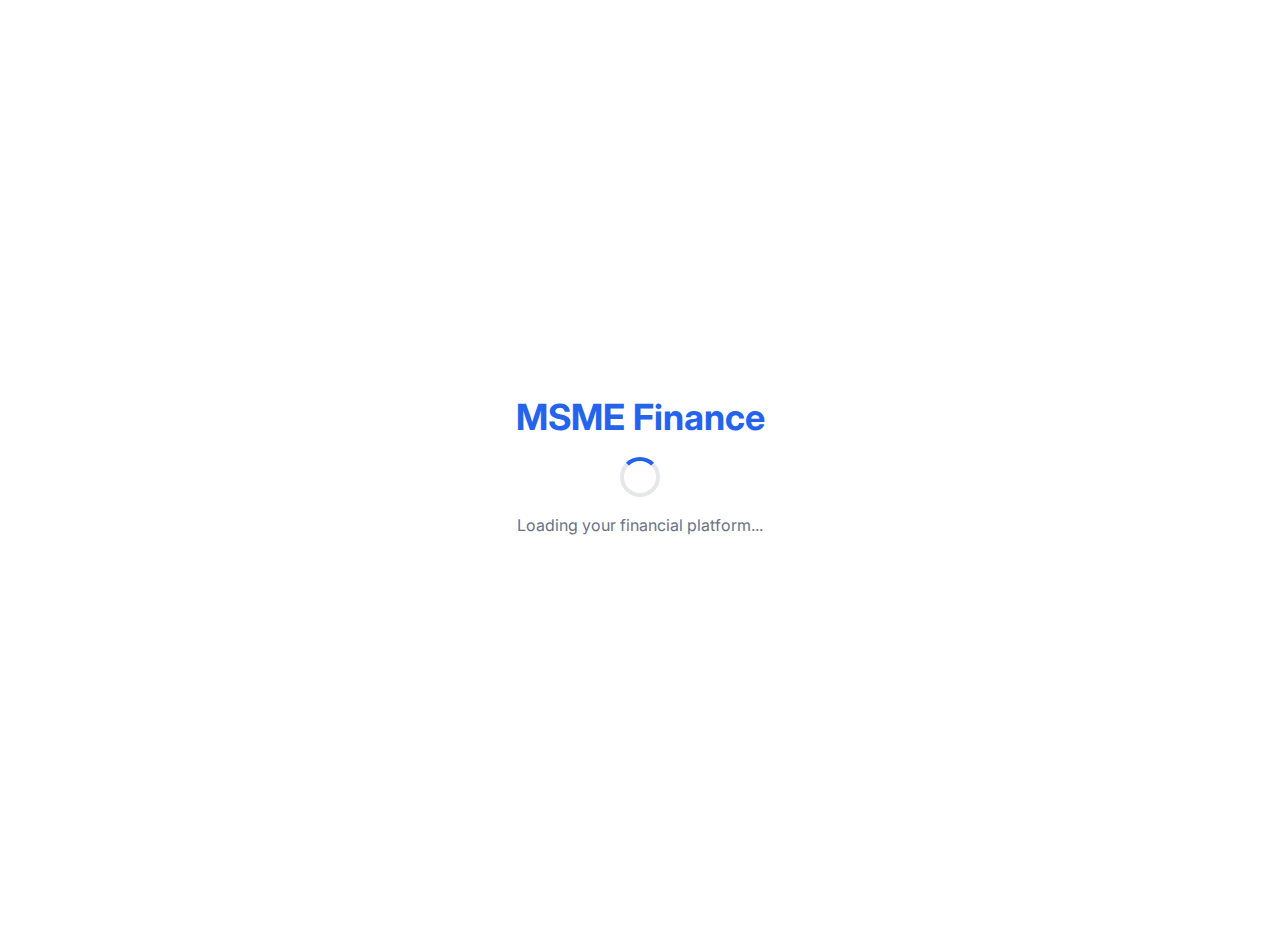
<file: index.html>
<!DOCTYPE html>
<html lang="en">
<head>
    <meta charset="UTF-8">
    <meta name="viewport" content="width=device-width, initial-scale=1.0">
    <meta name="description" content="MSME Digital Financial Platform for Malaysia">
    <meta name="theme-color" content="#2563eb">
    <title>MSME Digital Finance Platform</title>
    
    <!-- PWA Manifest -->
    <link rel="manifest" href="manifest.json">
    <link rel="apple-touch-icon" href="assets/icons/icon-192.png">
    
    <!-- CSS Files -->
    <link rel="stylesheet" href="css/main.css">
    <link rel="stylesheet" href="css/mobile.css">
    <link rel="stylesheet" href="css/accessibility.css">
    
    <!-- Fonts -->
    <link rel="preconnect" href="https://fonts.googleapis.com">
    <link rel="preconnect" href="https://fonts.gstatic.com" crossorigin>
    <link href="https://fonts.googleapis.com/css2?family=Inter:wght@400;500;600;700&display=swap" rel="stylesheet">
    
    <style>
        .language-toggle {
            background: none;
            border: 1px solid #e5e7eb;
            border-radius: 8px;
            padding: 8px 12px;
            font-size: 16px;
            cursor: pointer;
            transition: all 0.2s ease;
            margin-right: 8px;
        }
        
        .language-toggle:hover {
            background: #f3f4f6;
            border-color: #2563eb;
        }
        
        .language-toggle:active {
            transform: scale(0.95);
        }
    </style>
</head>
<body>
    <!-- Loading Screen -->
    <div id="loading-screen" class="screen active">
        <div class="loading-container">
            <div class="logo">
                <h1>MSME Finance</h1>
                <div class="loading-spinner"></div>
            </div>
            <p>Loading your financial platform...</p>
        </div>
    </div>

    <!-- Language Selection Screen -->
    <div id="language-screen" class="screen">
        <div class="container">
            <div class="welcome-header">
                <h1>Welcome to MSME Finance</h1>
                <p>Choose your preferred language</p>
            </div>
            
            <div class="language-options">
                <button class="language-btn" data-lang="en">
                    <span class="lang-flag">🇬🇧</span>
                    <span>English</span>
                </button>
                <button class="language-btn" data-lang="my">
                    <span class="lang-flag">🇲🇾</span>
                    <span>Bahasa Malaysia</span>
                </button>
                <button class="language-btn" data-lang="zh">
                    <span class="lang-flag">🇨🇳</span>
                    <span>中文</span>
                </button>
                <button class="language-btn" data-lang="ta">
                    <span class="lang-flag">🇮🇳</span>
                    <span>தமிழ்</span>
                </button>
            </div>
        </div>
    </div>

    <!-- User Type Selection Screen -->
    <div id="user-type-screen" class="screen">
        <div class="container">
            <div class="header">
                <h1 data-translate="userTypeTitle">Choose Your Account Type</h1>
                <p data-translate="userTypeSubtitle">Select the option that best describes you</p>
            </div>
            
            <div class="user-type-options">
                <button class="user-type-btn" data-type="personal">
                    <div class="icon">👤</div>
                    <h3 data-translate="personalUser">Personal User</h3>
                    <p data-translate="personalUserDesc">Manage your personal finances</p>
                </button>
                
                <button class="user-type-btn" data-type="business">
                    <div class="icon">🏢</div>
                    <h3 data-translate="businessUser">Business User</h3>
                    <p data-translate="businessUserDesc">Manage your MSME business</p>
                </button>
            </div>
            
            <div class="demo-notice">
                <p data-translate="demoNotice">🔄 This is a prototype. All data is simulated.</p>
            </div>
        </div>
    </div>

    <!-- Login Screen -->
    <div id="login-screen" class="screen">
        <div class="container">
            <div class="login-header">
                <h1 data-translate="welcomeBack">Welcome Back</h1>
                <p data-translate="loginSubtitle">Sign in to your account</p>
            </div>
            
            <form id="login-form" class="login-form">
                <div class="form-group">
                    <label for="email" data-translate="email">Email</label>
                    <input type="email" id="email" name="email" value="demo@msme.my" required>
                </div>
                
                <div class="form-group">
                    <label for="password" data-translate="password">Password</label>
                    <input type="password" id="password" name="password" value="demo123" required>
                    <button type="button" class="password-toggle" aria-label="Toggle password visibility">👁️</button>
                </div>
                
                <button type="submit" class="btn-primary" data-translate="signIn">Sign In</button>
                
                <div class="demo-credentials">
                    <p data-translate="demoCredentials">Demo credentials: demo@msme.my / demo123</p>
                </div>
                
                <button type="button" class="btn-secondary" id="skip-auth" data-translate="skipAuth">Skip Authentication (Demo)</button>
                
                <div class="auth-links">
                    <p>Don't have an account? <a href="register.html">Create Account</a></p>
                </div>
            </form>
        </div>
    </div>

    <!-- Onboarding Screens -->
    <div id="onboarding-screen" class="screen">
        <div class="container">
            <!-- Progress Indicator -->
            <div class="progress-indicator">
                <div class="progress-bar">
                    <div class="progress-fill" id="onboarding-progress"></div>
                </div>
                <div class="progress-steps">
                    <span class="step active" data-step="1">1</span>
                    <span class="step" data-step="2">2</span>
                    <span class="step" data-step="3">3</span>
                </div>
            </div>

            <!-- Step 1: Business Information -->
            <div id="onboarding-step-1" class="onboarding-step active">
                <h2 data-translate="businessInfo">Business Information</h2>
                
                <form class="onboarding-form">
                    <div class="form-group">
                        <label for="business-name" data-translate="businessName">Business Name</label>
                        <input type="text" id="business-name" value="Ahmad Bakery Sdn Bhd" required>
                    </div>
                    
                    <div class="form-group">
                        <label for="business-type" data-translate="businessType">Business Type</label>
                        <select id="business-type" required>
                            <option value="food">Food & Beverage</option>
                            <option value="retail">Retail</option>
                            <option value="services">Services</option>
                        </select>
                    </div>
                    
                    <div class="form-group">
                        <label for="business-address" data-translate="businessAddress">Business Address</label>
                        <textarea id="business-address" rows="3">No. 15, Jalan Usahawan 2, Taman Perindustrian Subang, 47500 Subang Jaya, Selangor</textarea>
                    </div>
                </form>
                
                <div class="onboarding-actions">
                    <button class="btn-primary" onclick="nextOnboardingStep()">Next</button>
                </div>
            </div>

            <!-- Step 2: Bank Setup -->
            <div id="onboarding-step-2" class="onboarding-step">
                <h2 data-translate="bankSetup">Bank Setup</h2>
                <p data-translate="bankSetupDesc">Connect your business bank accounts</p>
                
                <div class="bank-options">
                    <label class="bank-option">
                        <input type="checkbox" value="maybank" checked>
                        <div class="bank-card">
                            <span class="bank-logo">🏦</span>
                            <div>
                                <h4>Maybank</h4>
                                <p>Primary business account</p>
                            </div>
                        </div>
                    </label>
                    
                    <label class="bank-option">
                        <input type="checkbox" value="cimb">
                        <div class="bank-card">
                            <span class="bank-logo">🏦</span>
                            <div>
                                <h4>CIMB Bank</h4>
                                <p>Secondary account</p>
                            </div>
                        </div>
                    </label>
                    
                    <label class="bank-option">
                        <input type="checkbox" value="public">
                        <div class="bank-card">
                            <span class="bank-logo">🏦</span>
                            <div>
                                <h4>Public Bank</h4>
                                <p>Savings account</p>
                            </div>
                        </div>
                    </label>
                </div>
                
                <div class="onboarding-actions">
                    <button class="btn-secondary" onclick="prevOnboardingStep()">Back</button>
                    <button class="btn-primary" onclick="nextOnboardingStep()">Next</button>
                </div>
            </div>

            <!-- Step 3: Setup Complete -->
            <div id="onboarding-step-3" class="onboarding-step">
                <div class="completion-message">
                    <div class="success-icon">✅</div>
                    <h2 data-translate="setupComplete">Setup Complete!</h2>
                    <p data-translate="setupCompleteDesc">Your MSME financial platform is ready to use</p>
                </div>
                
                <div class="setup-summary">
                    <h3 data-translate="summary">Summary</h3>
                    <div class="summary-item">
                        <span data-translate="businessSetup">Business Setup</span>
                        <span class="status complete">✓</span>
                    </div>
                    <div class="summary-item">
                        <span data-translate="bankConnections">Bank Connections</span>
                        <span class="status complete">✓</span>
                    </div>
                    <div class="summary-item">
                        <span data-translate="profileReady">Profile Ready</span>
                        <span class="status complete">✓</span>
                    </div>
                </div>
                
                <button class="btn-primary" onclick="completeOnboarding()">Get Started</button>
            </div>
        </div>
    </div>

    <!-- Main Dashboard -->
    <div id="dashboard-screen" class="screen">
        <!-- Header -->
        <header class="app-header">
            <div class="header-content">
                <div class="user-info">
                    <h1 id="user-greeting" data-translate="goodMorning">Good Morning</h1>
                    <p id="business-name-display">Ahmad Bakery Sdn Bhd</p>
                </div>
                
                <div class="header-actions">
                    <button class="language-toggle" onclick="window.app.toggleLanguage()" title="Switch Language / Tukar Bahasa">🌐</button>
                    <button class="notification-btn" id="notification-btn" aria-label="Notifications">
                        🔔
                        <span class="notification-badge">3</span>
                    </button>
                    <button class="settings-btn" id="settings-btn" aria-label="Settings">⚙️</button>
                </div>
            </div>
        </header>

        <!-- Main Content -->
        <main class="dashboard-main">
            <!-- Quick Actions -->
            <section class="quick-actions">
                <div class="action-grid">
                    <button class="action-card" onclick="window.location.href='pay.html'">
                        <div class="action-icon">
                            <svg width="24" height="24" viewBox="0 0 24 24" fill="none" stroke="currentColor" stroke-width="2" stroke-linecap="round" stroke-linejoin="round">
                                <rect x="1" y="4" width="22" height="16" rx="2" ry="2"/>
                                <line x1="1" y1="10" x2="23" y2="10"/>
                            </svg>
                        </div>
                        <span class="action-label" data-translate="pay">Pay</span>
                    </button>
                    
                    <button class="action-card" onclick="window.location.href='receive.html'">
                        <div class="action-icon">
                            <svg width="24" height="24" viewBox="0 0 24 24" fill="none" stroke="currentColor" stroke-width="2" stroke-linecap="round" stroke-linejoin="round">
                                <path d="M21 11.5a8.38 8.38 0 0 1-.9 3.8 8.5 8.5 0 0 1-7.6 4.7 8.38 8.38 0 0 1-3.8-.9L3 21l1.9-5.7a8.38 8.38 0 0 1-.9-3.8 8.5 8.5 0 0 1 4.7-7.6 8.38 8.38 0 0 1 3.8-.9h.5a8.48 8.48 0 0 1 8 8v.5z"/>
                            </svg>
                        </div>
                        <span class="action-label" data-translate="receive">Receive</span>
                    </button>
                    
                    <button class="action-card" onclick="window.location.href='invoices.html'">
                        <div class="action-icon">
                            <svg width="24" height="24" viewBox="0 0 24 24" fill="none" stroke="currentColor" stroke-width="2" stroke-linecap="round" stroke-linejoin="round">
                                <path d="M14 2H6a2 2 0 0 0-2 2v16a2 2 0 0 0 2 2h12a2 2 0 0 0 2-2V8z"/>
                                <polyline points="14,2 14,8 20,8"/>
                                <line x1="16" y1="13" x2="8" y2="13"/>
                                <line x1="16" y1="17" x2="8" y2="17"/>
                                <polyline points="10,9 9,9 8,9"/>
                            </svg>
                        </div>
                        <span class="action-label" data-translate="invoices">Invoices</span>
                    </button>
                    
                    <button class="action-card" onclick="window.location.href='sales-statistics.html'">
                        <div class="action-icon">
                            <svg width="24" height="24" viewBox="0 0 24 24" fill="none" stroke="currentColor" stroke-width="2" stroke-linecap="round" stroke-linejoin="round">
                                <polyline points="22,12 18,12 15,21 9,3 6,12 2,12"/>
                            </svg>
                        </div>
                        <span class="action-label" data-translate="analytics">Analytics</span>
                    </button>
                </div>
            </section>

            <!-- Account Balance Cards -->
            <section class="balance-section">
                <div class="section-header">
                    <h2 data-translate="accounts">Accounts</h2>
                    <button class="view-all-btn" data-translate="viewAll">View All</button>
                </div>
                
                <div class="balance-cards" id="balance-cards">
                    <!-- Dynamic content will be loaded here -->
                </div>
            </section>
        </main>

        <!-- Bottom Navigation -->
        <nav class="bottom-nav" id="navigation">
            <button class="nav-item active" data-screen="dashboard-screen">
                <div class="nav-icon">🏠</div>
                <div class="nav-label" data-translate="home">Home</div>
            </button>
            
            <button class="nav-item" onclick="window.location.href='lhdn-tax.html'">
                <div class="nav-icon">🏛️</div>
                <div class="nav-label" data-translate="incomeTax">Income Tax</div>
            </button>
            
            <button class="nav-item" onclick="window.location.href='donate.html'">
                <div class="nav-icon">💝</div>
                <div class="nav-label" data-translate="donation">Donation</div>
            </button>
            
            <button class="nav-item" data-screen="settings-screen">
                <div class="nav-icon">⚙️</div>
                <div class="nav-label" data-translate="settings">Settings</div>
            </button>
        </nav>
    </div>

    <!-- Invoice Screen -->
    <div id="invoice-screen" class="screen">
        <div class="screen-header">
            <button class="back-btn" onclick="showScreen('dashboard-screen')">←</button>
            <h1 data-translate="createInvoice">Create Invoice</h1>
            <button class="help-btn">?</button>
        </div>
        
        <main class="invoice-main">
            <form id="invoice-form" class="invoice-form">
                <!-- Customer Information -->
                <section class="form-section">
                    <h3 data-translate="customerInfo">Customer Information</h3>
                    
                    <div class="form-group">
                        <label for="customer-name" data-translate="customerName">Customer Name</label>
                        <input type="text" id="customer-name" name="customerName" required>
                    </div>
                    
                    <div class="form-group">
                        <label for="customer-email" data-translate="customerEmail">Customer Email</label>
                        <input type="email" id="customer-email" name="customerEmail">
                    </div>
                    
                    <div class="form-group">
                        <label for="customer-address" data-translate="customerAddress">Customer Address</label>
                        <textarea id="customer-address" name="customerAddress" rows="3"></textarea>
                    </div>
                </section>

                <!-- Invoice Details -->
                <section class="form-section">
                    <h3 data-translate="invoiceDetails">Invoice Details</h3>
                    
                    <div class="form-row">
                        <div class="form-group">
                            <label for="invoice-number" data-translate="invoiceNumber">Invoice Number</label>
                            <input type="text" id="invoice-number" name="invoiceNumber" readonly>
                        </div>
                        
                        <div class="form-group">
                            <label for="invoice-date" data-translate="invoiceDate">Invoice Date</label>
                            <input type="date" id="invoice-date" name="invoiceDate" required>
                        </div>
                        
                        <div class="form-group">
                            <label for="due-date" data-translate="dueDate">Due Date</label>
                            <input type="date" id="due-date" name="dueDate" required>
                        </div>
                    </div>
                </section>

                <!-- Line Items -->
                <section class="form-section">
                    <h3 data-translate="lineItems">Line Items</h3>
                    <div id="line-items" class="line-items">
                        <!-- Dynamic line items will be added here -->
                    </div>
                    <button type="button" class="btn-secondary" onclick="addLineItem()">+ Add Item</button>
                </section>

                <!-- Invoice Totals -->
                <div class="invoice-totals">
                    <div class="total-row">
                        <span data-translate="subtotal">Subtotal:</span>
                        <span id="subtotal-amount">RM 0.00</span>
                    </div>
                    <div class="total-row">
                        <span data-translate="sst">SST (6%):</span>
                        <span id="sst-amount">RM 0.00</span>
                    </div>
                    <div class="total-row total">
                        <span data-translate="total">Total:</span>
                        <span id="total-amount">RM 0.00</span>
                    </div>
                </div>

                <!-- Form Actions -->
                <div class="form-actions">
                    <button type="button" class="btn-secondary" onclick="saveAsDraft()" data-translate="saveAsDraft">Save as Draft</button>
                    <button type="button" class="btn-primary" onclick="previewInvoice()" data-translate="previewAndSend">Preview & Send</button>
                </div>
            </form>
        </main>
    </div>

    <!-- Analytics Screen -->
    <div id="analytics-screen" class="screen">
        <div class="screen-header">
            <button class="back-btn" onclick="showScreen('dashboard-screen')">←</button>
            <h1 data-translate="analytics">Analytics</h1>
            <button class="export-btn">📤</button>
        </div>
        
        <main class="analytics-main">
            <!-- Period Selector -->
            <div class="period-selector">
                <button class="period-btn active" data-period="week">Week</button>
                <button class="period-btn" data-period="month">Month</button>
                <button class="period-btn" data-period="quarter">Quarter</button>
                <button class="period-btn" data-period="year">Year</button>
            </div>

            <!-- Key Metrics -->
            <section class="metrics-section">
                <div class="metric-card">
                    <div class="metric-icon">💰</div>
                    <div class="metric-info">
                        <h3>RM 26,807.45</h3>
                        <p>Total Revenue</p>
                        <span class="metric-change positive">+12.5%</span>
                    </div>
                </div>
                
                <div class="metric-card">
                    <div class="metric-icon">📄</div>
                    <div class="metric-info">
                        <h3>47</h3>
                        <p>Invoices Sent</p>
                        <span class="metric-change positive">+8</span>
                    </div>
                </div>
                
                <div class="metric-card">
                    <div class="metric-icon">⏱️</div>
                    <div class="metric-info">
                        <h3>12 days</h3>
                        <p>Avg Payment Time</p>
                        <span class="metric-change negative">+2 days</span>
                    </div>
                </div>
            </section>

            <!-- Charts -->
            <section class="charts-section">
                <div class="chart-container">
                    <h3>Sales Trend</h3>
                    <canvas id="sales-chart"></canvas>
                </div>
                
                <div class="chart-container">
                    <h3>Top Products</h3>
                    <div id="top-products" class="top-products">
                        <!-- Dynamic content -->
                    </div>
                </div>
            </section>

            <!-- ESG Metrics -->
            <section class="esg-section">
                <h3>🌱 Sustainability Metrics</h3>
                <div class="esg-metrics">
                    <div class="esg-card">
                        <div class="esg-icon">🌍</div>
                        <div class="esg-info">
                            <h4>Carbon Footprint</h4>
                            <p>2.3 kg CO₂ saved</p>
                            <div class="progress-bar">
                                <div class="progress" style="width: 65%"></div>
                            </div>
                        </div>
                    </div>
                    
                    <div class="esg-card">
                        <div class="esg-icon">💝</div>
                        <div class="esg-info">
                            <h4>Donations</h4>
                            <p>RM 45.60 donated</p>
                            <div class="progress-bar">
                                <div class="progress" style="width: 45%"></div>
                            </div>
                        </div>
                    </div>
                </div>
            </section>
        </main>
    </div>

    <!-- Settings Screen -->
    <div id="settings-screen" class="screen">
        <div class="screen-header">
            <button class="back-btn" onclick="showScreen('dashboard-screen')">←</button>
            <h1 data-translate="settings">Settings</h1>
            <div></div>
        </div>
        
        <main class="settings-main">
            <!-- Profile Section -->
            <section class="settings-section">
                <h3>Profile</h3>
                <div class="setting-item">
                    <span>Business Name</span>
                    <span>Ahmad Bakery Sdn Bhd</span>
                </div>
                <div class="setting-item">
                    <span>Business Type</span>
                    <span>Food & Beverage</span>
                </div>
                <div class="setting-item">
                    <span>Language</span>
                    <select id="language-select">
                        <option value="en">English</option>
                        <option value="my">Bahasa Malaysia</option>
                        <option value="zh">中文</option>
                        <option value="ta">தமிழ்</option>
                    </select>
                </div>
            </section>

            <!-- Accessibility Section -->
            <section class="settings-section">
                <h3>Accessibility</h3>
                <div class="setting-item">
                    <span>Elderly-Friendly Mode</span>
                    <label class="toggle">
                        <input type="checkbox" id="elderly-mode-toggle">
                        <span class="slider"></span>
                    </label>
                </div>
                <div class="setting-item">
                    <span>High Contrast Mode</span>
                    <label class="toggle">
                        <input type="checkbox" id="high-contrast-toggle">
                        <span class="slider"></span>
                    </label>
                </div>
                <div class="setting-item">
                    <span>Voice Feedback</span>
                    <label class="toggle">
                        <input type="checkbox" id="voice-feedback-toggle">
                        <span class="slider"></span>
                    </label>
                </div>
                <div class="setting-item">
                    <span>Font Size</span>
                    <select id="font-size-select">
                        <option value="small">Small</option>
                        <option value="medium" selected>Medium</option>
                        <option value="large">Large</option>
                        <option value="extra-large">Extra Large</option>
                    </select>
                </div>
            </section>

            <!-- Notifications Section -->
            <section class="settings-section">
                <h3>Notifications</h3>
                <div class="setting-item">
                    <span>Invoice Reminders</span>
                    <label class="toggle">
                        <input type="checkbox" id="invoice-reminders-toggle" checked>
                        <span class="slider"></span>
                    </label>
                </div>
                <div class="setting-item">
                    <span>Payment Alerts</span>
                    <label class="toggle">
                        <input type="checkbox" id="payment-alerts-toggle" checked>
                        <span class="slider"></span>
                    </label>
                </div>
            </section>

            <!-- ESG Section -->
            <section class="settings-section">
                <h3>ESG & Sustainability</h3>
                <div class="setting-item">
                    <span>Donation Round-up</span>
                    <label class="toggle">
                        <input type="checkbox" id="donation-roundup-toggle" checked>
                        <span class="slider"></span>
                    </label>
                </div>
                <div class="setting-item">
                    <span>Carbon Tracking</span>
                    <label class="toggle">
                        <input type="checkbox" id="carbon-tracking-toggle" checked>
                        <span class="slider"></span>
                    </label>
                </div>
            </section>
        </main>
    </div>

    <!-- JavaScript Files -->
    <script src="data/mock-data.js"></script>
    <script src="js/app.js"></script>
    <script src="js/dashboard.js"></script>
    <script src="js/invoicing.js"></script>
    <script src="js/analytics.js"></script>
    <script src="js/accessibility.js"></script>
</body>
</html>
</file>
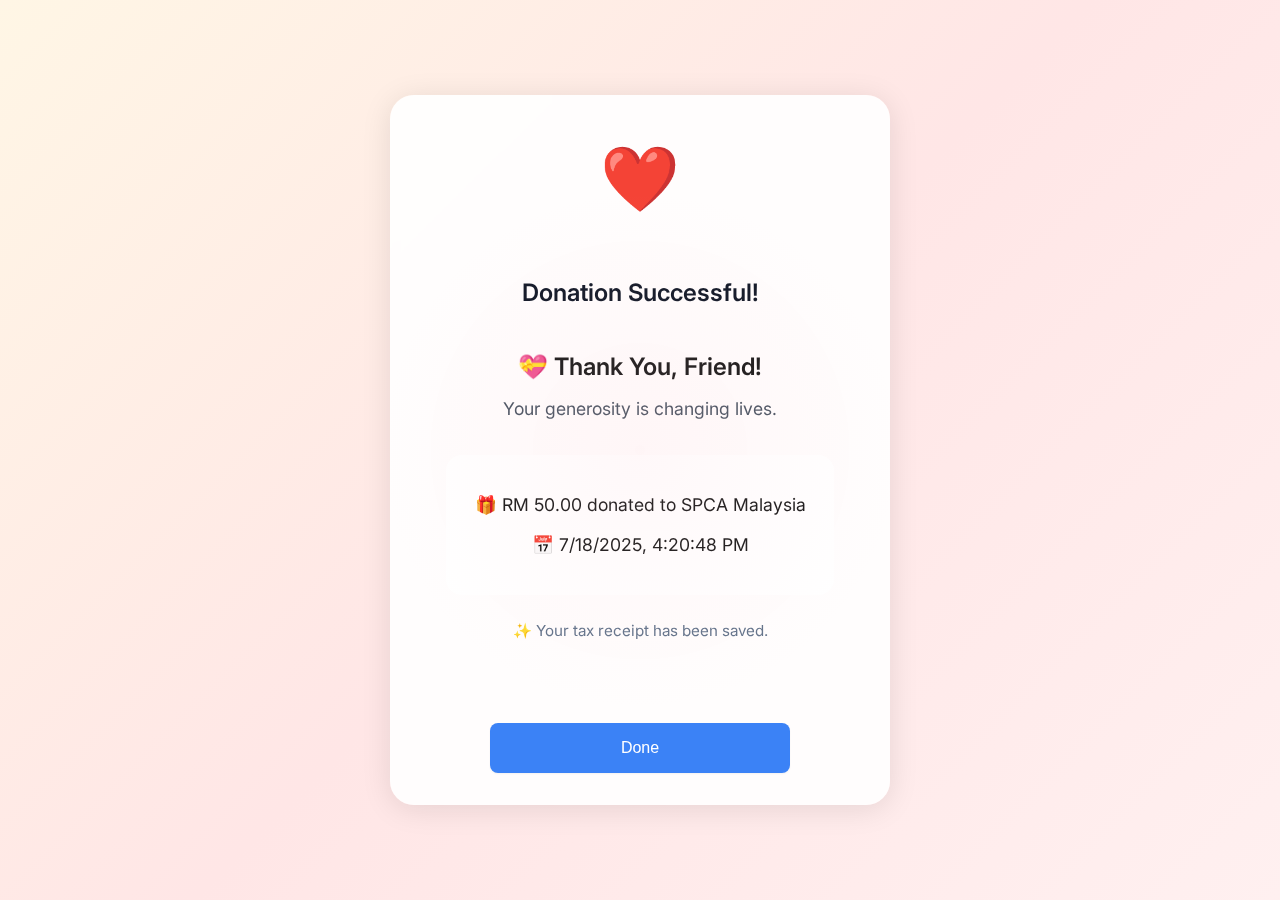
<file: donation-success.html>
<!DOCTYPE html>
<html lang="en">
<head>
    <meta charset="UTF-8">
    <meta name="viewport" content="width=device-width, initial-scale=1.0">
    <meta name="description" content="Donation Success - MSME Digital Financial Platform">
    <meta name="theme-color" content="#2563eb">
    <title>Donation Success - MSME Digital Finance Platform</title>
    
    <!-- PWA Manifest -->
    <link rel="manifest" href="manifest.json">
    <link rel="apple-touch-icon" href="assets/icons/icon-192.png">
    
    <!-- CSS Files -->
    <link rel="stylesheet" href="donate/main.css">
    <link rel="stylesheet" href="donate/mobile.css">
    <link rel="stylesheet" href="donate/accessibility.css">
    
    <!-- Fonts -->
    <link rel="preconnect" href="https://fonts.googleapis.com">
    <link rel="preconnect" href="https://fonts.gstatic.com" crossorigin>
    <link href="https://fonts.googleapis.com/css2?family=Inter:wght@400;500;600;700&display=swap" rel="stylesheet">
</head>
<body class="donation-success">
    <div class="container">
        <div class="confirmation-content">
            <div class="success-animation">
                <div class="success-icon">❤️</div>
            </div>
            <h2>Donation Successful!</h2>
            
            <div class="donation-message">
                <p class="thank-you">💝 Thank You, <span id="donor-name">Friend</span>!</p>
                <p class="subtitle">Your generosity is changing lives.</p>
                
                <div class="donation-details">
                    <p class="amount">🎁 RM <span id="confirm-amount">50.00</span> donated to <span id="confirm-ngo">SPCA Malaysia</span></p>
                    <p class="date">📅 <span id="confirm-date">7/18/2025, 4:20:48 PM</span></p>
                </div>
                
                <p class="receipt-note">✨ Your tax receipt has been saved.</p>
            </div>

            <div class="confirmation-actions">
                <div class="button-container">
                    <button class="btn-primary" onclick="goToDashboard()">Done</button>
                </div>
            </div>
        </div>
    </div>

    <!-- Scripts -->
    <script src="data/mock-data.js"></script>
    <script src="donate/accessibility.js"></script>
    <script src="donate/donation-success.js"></script>
</body>
</html>
</file>
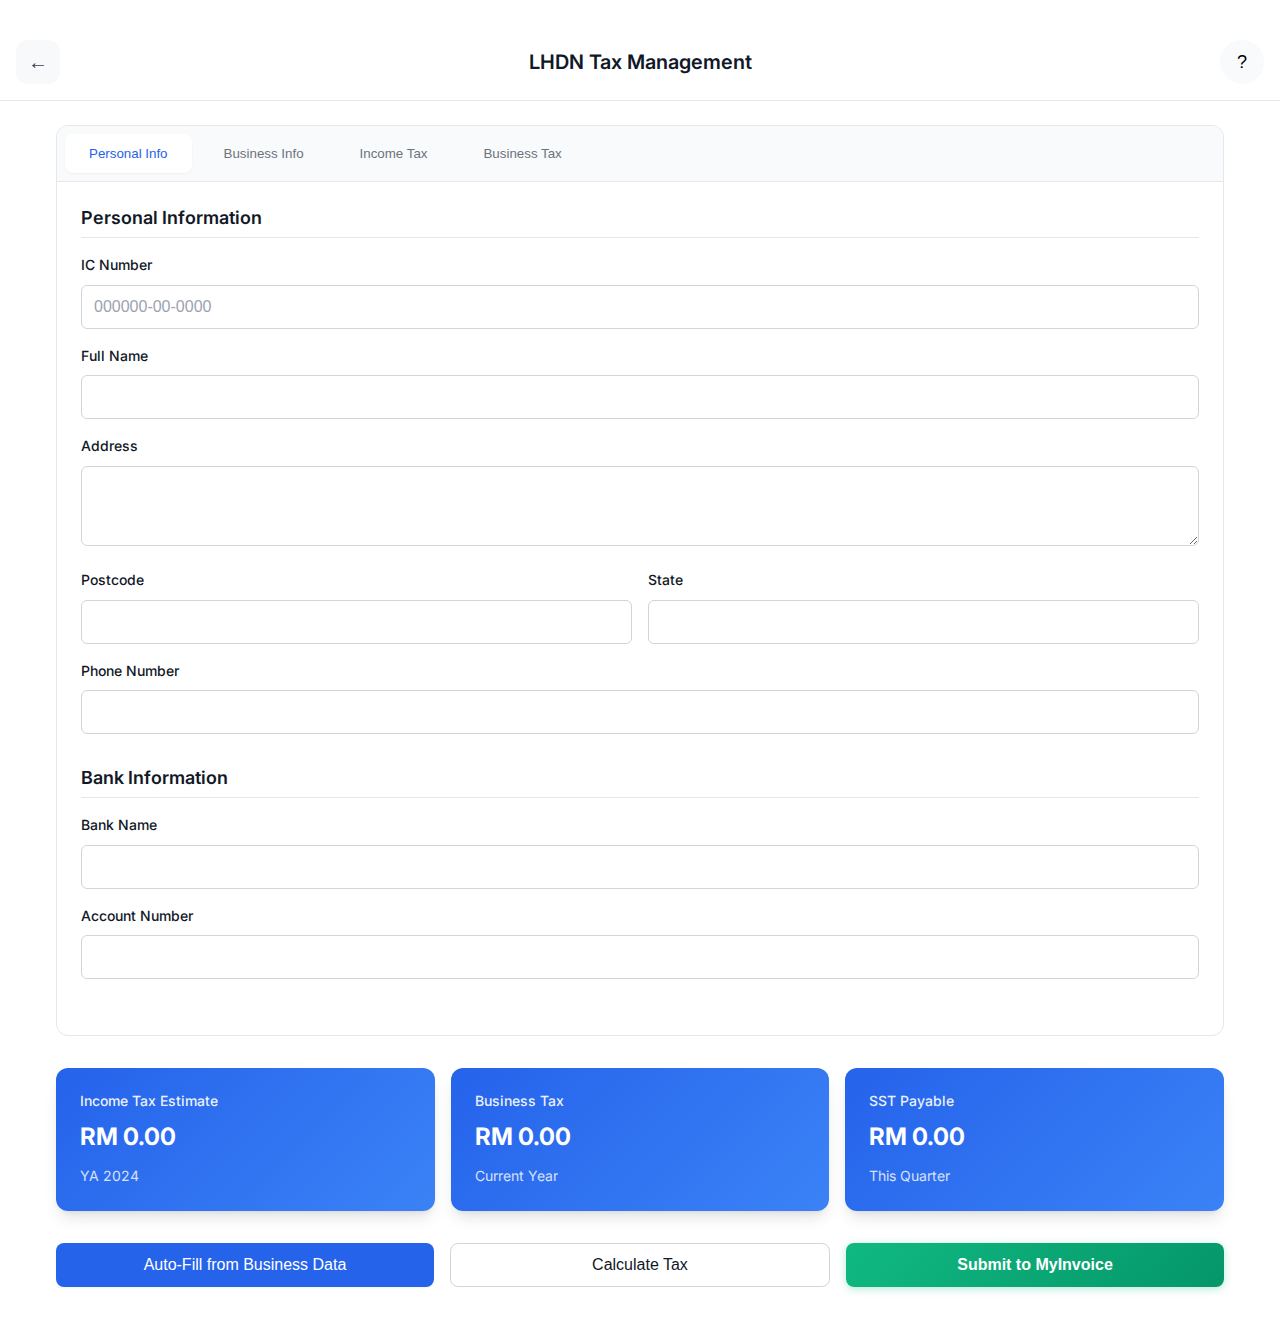
<file: lhdn-tax.html>
<!DOCTYPE html>
<html lang="en">
<head>
    <meta charset="UTF-8">
    <meta name="viewport" content="width=device-width, initial-scale=1.0">
    <title>LHDN Tax Management - MSME Finance Platform</title>
    
    <!-- CSS Files -->
    <link rel="stylesheet" href="tax_sales/main.css">
    <link rel="stylesheet" href="tax_sales/mobile.css">
    <link rel="stylesheet" href="tax_sales/tax.css">
    
    <!-- Fonts -->
    <link rel="preconnect" href="https://fonts.googleapis.com">
    <link rel="preconnect" href="https://fonts.gstatic.com" crossorigin>
    <link href="https://fonts.googleapis.com/css2?family=Inter:wght@400;500;600;700&display=swap" rel="stylesheet">
</head>
<body>
    <div id="lhdn-tax-screen" class="screen active">
        <!-- Header -->
        <header class="screen-header">
            <button class="back-btn" onclick="window.location.href='index.html'">←</button>
            <h1>LHDN Tax Management</h1>
            <button class="help-btn" onclick="showTaxHelp()">?</button>
        </header>

        <main class="tax-main">
            

            <!-- Tax Form Tabs -->
            <section class="tax-forms">
                <div class="form-tabs">
                    <button class="tab-btn active" data-form="personal">Personal Info</button>
                    <button class="tab-btn" data-form="business">Business Info</button>
                    <button class="tab-btn" data-form="income-tax">Income Tax</button>
                    <button class="tab-btn" data-form="business-tax">Business Tax</button>
                </div>

                <!-- Personal Information Form -->
                <div class="form-content active" id="personal-form">
                    <div class="form-section">
                        <h3>Personal Information</h3>
                        <div class="form-group">
                            <label for="ic-number">IC Number</label>
                            <input type="text" id="ic-number" class="tax-input" placeholder="000000-00-0000">
                        </div>
                        <div class="form-group">
                            <label for="full-name">Full Name</label>
                            <input type="text" id="full-name" class="tax-input">
                        </div>
                        <div class="form-group">
                            <label for="address">Address</label>
                            <textarea id="address" class="tax-input" rows="3"></textarea>
                        </div>
                        <div class="form-row">
                            <div class="form-group">
                                <label for="postcode">Postcode</label>
                                <input type="text" id="postcode" class="tax-input">
                            </div>
                            <div class="form-group">
                                <label for="state">State</label>
                                <input type="text" id="state" class="tax-input">
                            </div>
                        </div>
                        <div class="form-group">
                            <label for="phone-number">Phone Number</label>
                            <input type="tel" id="phone-number" class="tax-input">
                        </div>
                    </div>

                    <div class="form-section">
                        <h3>Bank Information</h3>
                        <div class="form-group">
                            <label for="bank-name">Bank Name</label>
                            <input type="text" id="bank-name" class="tax-input">
                        </div>
                        <div class="form-group">
                            <label for="bank-account">Account Number</label>
                            <input type="text" id="bank-account" class="tax-input">
                        </div>
                    </div>
                </div>

                <!-- Business Information Form -->
                <div class="form-content" id="business-form">
                    <div class="form-section">
                        <h3>Business Details</h3>
                        <div class="form-group">
                            <label for="business-name">Business Name</label>
                            <input type="text" id="business-name" class="tax-input">
                        </div>
                        <div class="form-group">
                            <label for="registration-number">Registration Number</label>
                            <input type="text" id="registration-number" class="tax-input">
                        </div>
                        <div class="form-group">
                            <label for="business-address">Business Address</label>
                            <textarea id="business-address" class="tax-input" rows="3"></textarea>
                        </div>
                        <div class="form-group">
                            <label for="business-type">Business Type</label>
                            <input type="text" id="business-type" class="tax-input">
                        </div>
                        <div class="form-group">
                            <label for="sst-number">SST Number</label>
                            <input type="text" id="sst-number" class="tax-input">
                        </div>
                    </div>

                    <div class="form-section">
                        <h3>Financial Information</h3>
                        <div class="form-group">
                            <label for="total-sales">Total Sales</label>
                            <input type="number" id="total-sales" class="tax-input" placeholder="0.00">
                        </div>
                        <div class="form-group">
                            <label for="business-expenses">Business Expenses</label>
                            <input type="number" id="business-expenses" class="tax-input" placeholder="0.00">
                        </div>
                        <div class="form-group">
                            <label for="employee-wages">Employee Wages</label>
                            <input type="number" id="employee-wages" class="tax-input" placeholder="0.00">
                        </div>
                        <div class="form-row">
                            <div class="form-group">
                                <label for="rent-expenses">Rent Expenses</label>
                                <input type="number" id="rent-expenses" class="tax-input" placeholder="0.00">
                            </div>
                            <div class="form-group">
                                <label for="utilities-expenses">Utilities Expenses</label>
                                <input type="number" id="utilities-expenses" class="tax-input" placeholder="0.00">
                            </div>
                        </div>
                        <div class="form-row">
                            <div class="form-group">
                                <label for="marketing-expenses">Marketing Expenses</label>
                                <input type="number" id="marketing-expenses" class="tax-input" placeholder="0.00">
                            </div>
                            <div class="form-group">
                                <label for="insurance-expenses">Insurance Expenses</label>
                                <input type="number" id="insurance-expenses" class="tax-input" placeholder="0.00">
                            </div>
                        </div>
                    </div>
                </div>

                <!-- Income Tax Form -->
                <div class="form-content" id="income-tax-form">
                    <div class="form-section">
                        <h3>Income Details</h3>
                        <div class="form-group">
                            <label for="employment-income">Employment Income</label>
                            <input type="number" id="employment-income" class="tax-input" placeholder="0.00">
                        </div>
                        <div class="form-group">
                            <label for="business-income">Business Income</label>
                            <input type="number" id="business-income" class="tax-input" placeholder="0.00">
                        </div>
                        <div class="form-group">
                            <label for="rental-income">Rental Income</label>
                            <input type="number" id="rental-income" class="tax-input" placeholder="0.00">
                        </div>
                    </div>

                    <div class="form-section">
                        <h3>Deductions</h3>
                        <div class="form-group">
                            <label for="personal-relief">Personal Relief</label>
                            <input type="number" id="personal-relief" class="tax-input" value="9000" readonly>
                            <small>Fixed at RM 9,000</small>
                        </div>
                        <div class="form-group">
                            <label for="epf-contribution">EPF Contribution</label>
                            <input type="number" id="epf-contribution" class="tax-input" placeholder="0.00">
                            <small>Maximum RM 4,000</small>
                        </div>
                        <div class="form-group">
                            <label for="donation-deduction">Donation</label>
                            <input type="number" id="donation-deduction" class="tax-input" value="3250" readonly>
                            <small>Maximum RM 4,000 (10% of your aggregate income)</small>
                        </div>
                    </div>
                </div>

                <!-- Business Tax Form -->
                <div class="form-content" id="business-tax-form">
                    <div class="form-section">
                        <h3>Business Revenue</h3>
                        <div class="form-group">
                            <label for="gross-sales">Gross Sales</label>
                            <input type="number" id="gross-sales" class="tax-input" placeholder="0.00">
                        </div>
                        <div class="form-group">
                            <label for="other-income">Other Income</label>
                            <input type="number" id="other-income" class="tax-input" placeholder="0.00">
                        </div>
                    </div>

                    <div class="form-section">
                        <h3>Business Expenses</h3>
                        <div class="form-group">
                            <label for="operating-expenses">Operating Expenses</label>
                            <input type="number" id="operating-expenses" class="tax-input" placeholder="0.00">
                        </div>
                        <div class="form-group">
                            <label for="salary-expenses">Salary & Wages</label>
                            <input type="number" id="salary-expenses" class="tax-input" placeholder="0.00">
                        </div>
                    </div>
                </div>

                <!-- SST Form -->
                <div class="form-content" id="sst-form">
                    <div class="form-section">
                        <h3>Sales & Service Tax</h3>
                        <div class="form-group">
                            <label for="taxable-sales">Taxable Sales</label>
                            <input type="number" id="taxable-sales" class="tax-input" placeholder="0.00">
                        </div>
                        <div class="form-group">
                            <label for="exempt-sales">Tax-Exempt Sales</label>
                            <input type="number" id="exempt-sales" class="tax-input" placeholder="0.00">
                        </div>
                    </div>
                </div>
            </section>

            <!-- Tax Summary Cards -->
            <section class="tax-summary">
                <div class="tax-cards">
                    <div class="tax-card">
                        <h3>Income Tax Estimate</h3>
                        <div class="tax-amount" id="income-tax-amount">RM 0.00</div>
                        <div class="tax-period">YA 2024</div>
                    </div>
                    
                    <div class="tax-card">
                        <h3>Business Tax</h3>
                        <div class="tax-amount" id="business-tax-amount">RM 0.00</div>
                        <div class="tax-period">Current Year</div>
                    </div>
                    
                    <div class="tax-card">
                        <h3>SST Payable</h3>
                        <div class="tax-amount" id="sst-amount">RM 0.00</div>
                        <div class="tax-period">This Quarter</div>
                    </div>
                </div>
            </section>
            
            <!-- Action Buttons -->
            <section class="tax-actions">
                <button class="btn-primary" onclick="autoFillTaxData()">
                    Auto-Fill from Business Data
                </button>
                <button class="btn-secondary" onclick="calculateTax()">
                    Calculate Tax
                </button>
                <button class="btn-success" onclick="submitToMyInvoice()">
                    Submit to MyInvoice
                </button>
            </section>
        </main>
    </div>

    <!-- JavaScript Files -->
    <script src="tax_sales/mock-data.js"></script>
    <script src="tax_sales/lhdn-tax.js"></script>
</body>
</html>
</file>
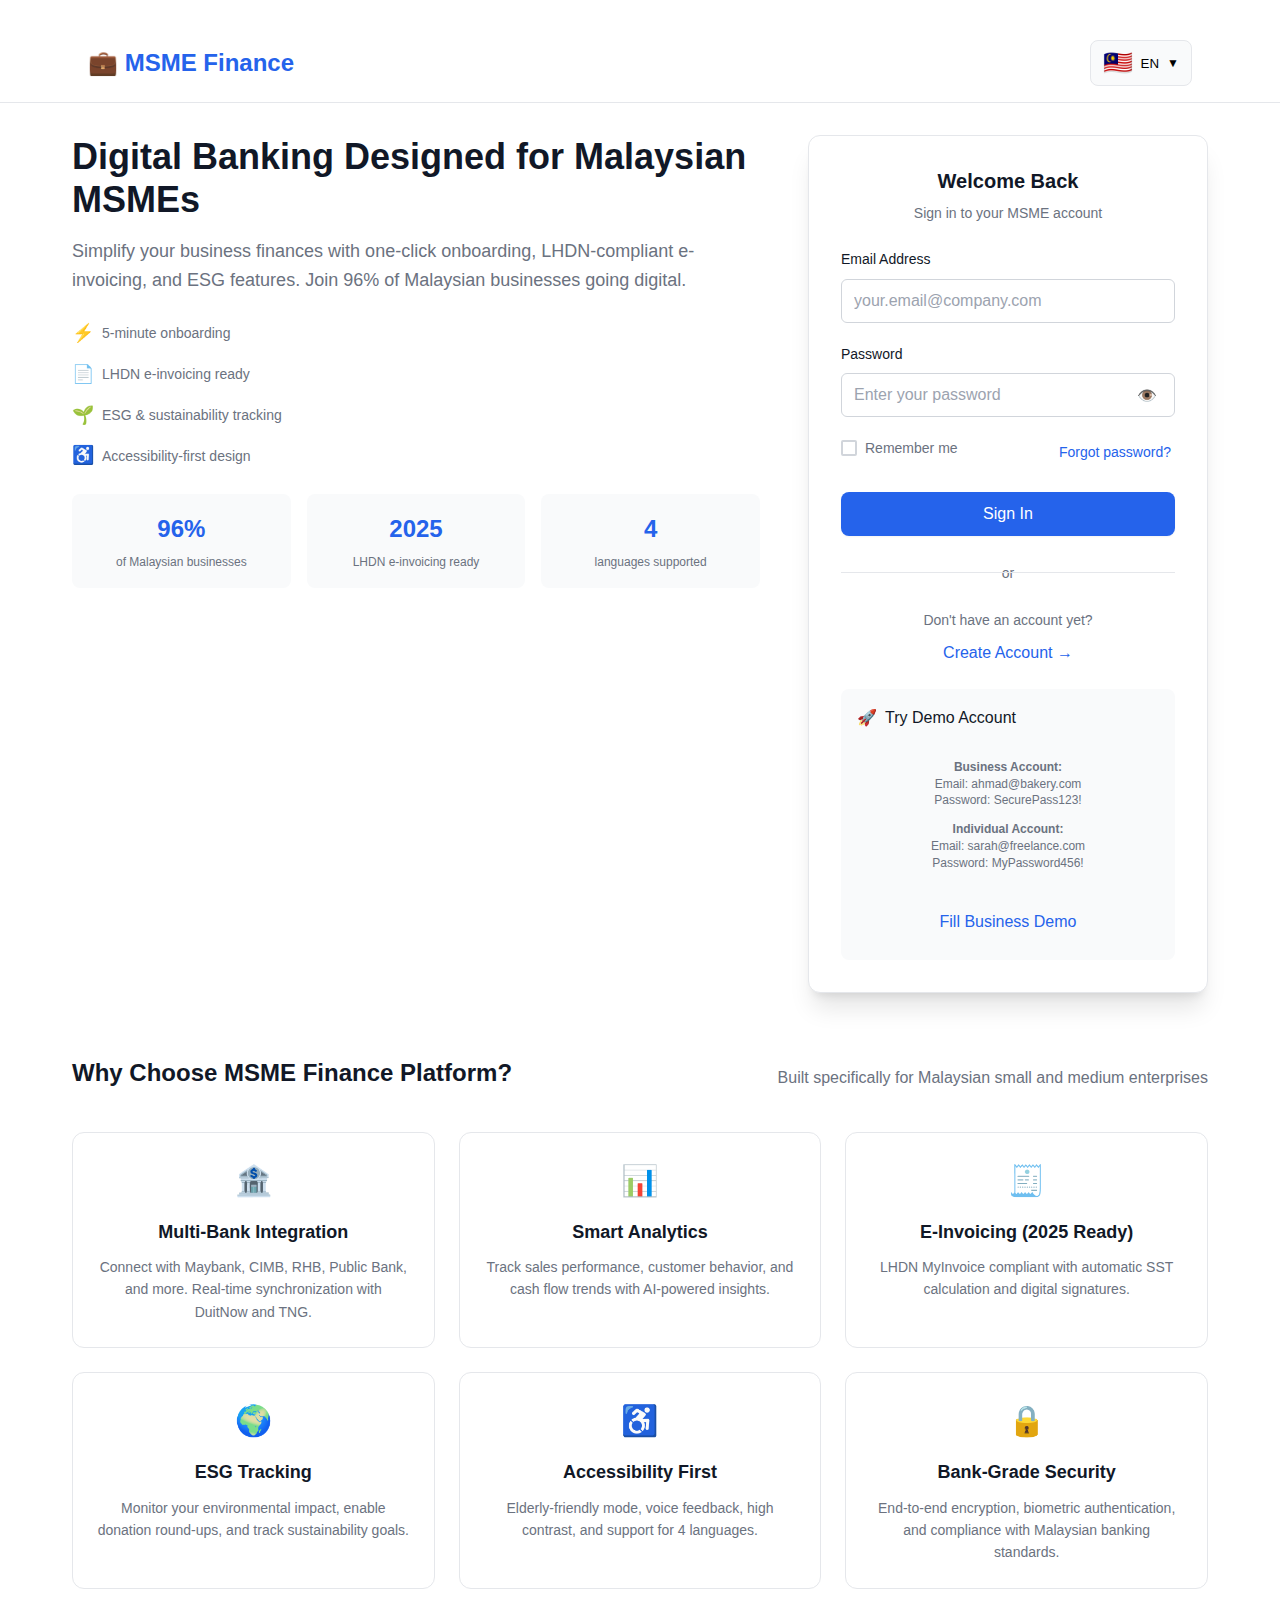
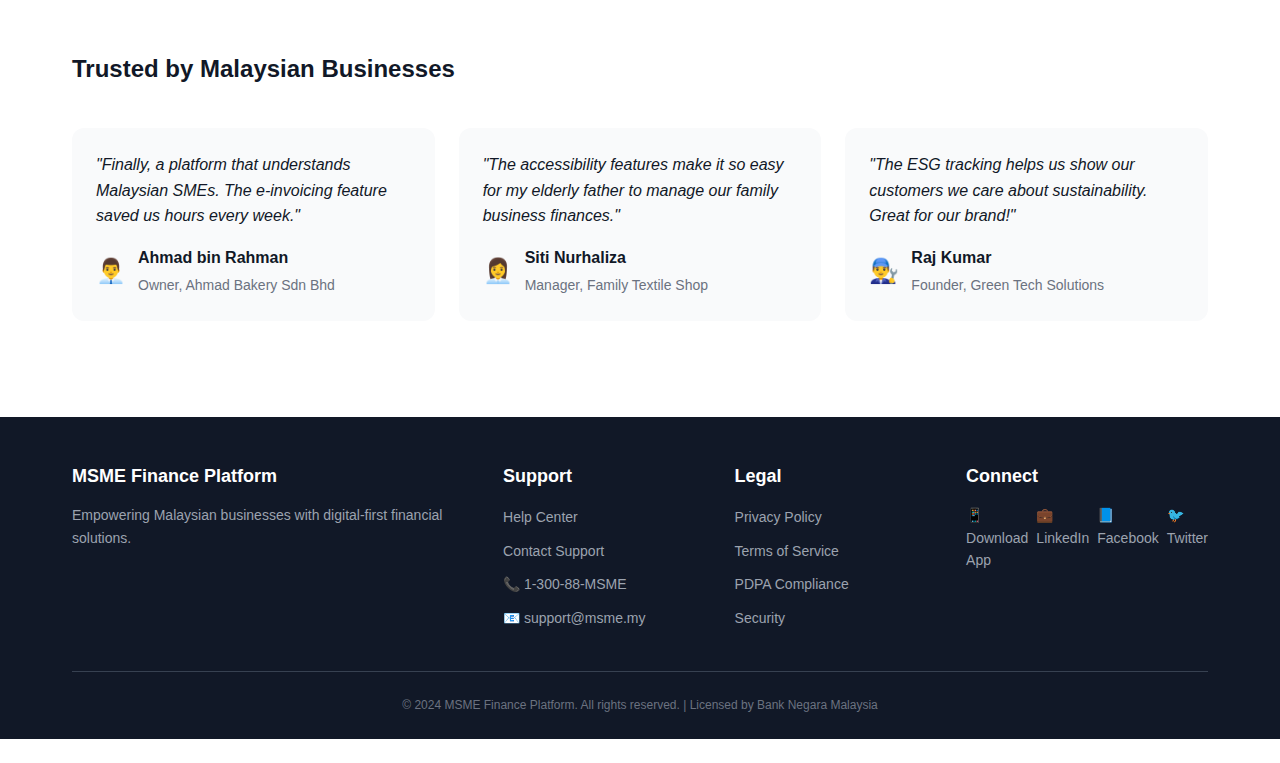
<file: login.html>
<!DOCTYPE html>
<html lang="en">
<head>
  <meta charset="UTF-8">
  <meta name="viewport" content="width=device-width, initial-scale=1.0">
  <title>MSME Finance Platform - Digital Banking for Malaysian Businesses</title>
  
  <!-- Stylesheets -->
  <link rel="stylesheet" href="css/main.css">
  <link rel="stylesheet" href="css/mobile.css">
  <link rel="stylesheet" href="css/accessibility.css">
  
  <!-- PWA Meta Tags -->
  <meta name="theme-color" content="#2563eb">
  <link rel="manifest" href="manifest.json">
  
  <!-- SEO Meta Tags -->
  <meta name="description" content="MSME Finance Platform - The complete digital banking solution for Malaysian small and medium enterprises. Simplified onboarding, e-invoicing, and ESG features.">
  <meta name="keywords" content="MSME, Malaysia, digital banking, e-invoicing, small business, financial platform">
  
  <!-- Accessibility -->
  <meta name="description" content="Login to MSME Finance Platform - Digital banking solution for Malaysian businesses">
</head>
<body>
  <!-- Skip Links for Accessibility -->
  <div class="skip-links">
    <a href="#main-content" class="skip-link">Skip to main content</a>
  </div>

  <!-- ARIA Live Region for Announcements -->
  <div id="live-region" class="sr-live-region" aria-live="polite" aria-atomic="true"></div>

  <!-- Landing Page -->
  <div id="landing-page" class="screen active">
    <!-- Header Navigation -->
    <header class="landing-header">
      <div class="container">
        <div class="header-content">
          <div class="logo">
            <h1>💼 MSME Finance</h1>
          </div>
          <nav class="header-nav">
            <button class="language-selector" onclick="toggleLanguageMenu()" aria-label="Select Language">
              <span class="lang-flag">🇲🇾</span>
              <span class="lang-text">EN</span>
              <span class="dropdown-arrow">▼</span>
            </button>
            <div class="language-dropdown hidden" id="language-dropdown">
              <button onclick="changeLanguage('en')" class="lang-option">
                <span class="lang-flag">🇲🇾</span>
                <span>English</span>
              </button>
              <button onclick="changeLanguage('my')" class="lang-option">
                <span class="lang-flag">🇲🇾</span>
                <span>Bahasa Malaysia</span>
              </button>
              <button onclick="changeLanguage('zh')" class="lang-option">
                <span class="lang-flag">🇨🇳</span>
                <span>中文</span>
              </button>
              <button onclick="changeLanguage('ta')" class="lang-option">
                <span class="lang-flag">🇮🇳</span>
                <span>தமிழ்</span>
              </button>
            </div>
          </nav>
        </div>
      </div>
    </header>

    <!-- Main Content -->
    <main id="main-content" class="landing-main">
      <div class="container">
        <!-- Hero Section -->
        <section class="hero-section">
          <div class="hero-content">
            <div class="hero-text">
              <h2 class="hero-title">Digital Banking Designed for Malaysian MSMEs</h2>
              <p class="hero-subtitle">
                Simplify your business finances with one-click onboarding, LHDN-compliant e-invoicing, 
                and ESG features. Join 96% of Malaysian businesses going digital.
              </p>
              
              <div class="hero-features">
                <div class="feature-item">
                  <span class="feature-icon">⚡</span>
                  <span>5-minute onboarding</span>
                </div>
                <div class="feature-item">
                  <span class="feature-icon">📄</span>
                  <span>LHDN e-invoicing ready</span>
                </div>
                <div class="feature-item">
                  <span class="feature-icon">🌱</span>
                  <span>ESG & sustainability tracking</span>
                </div>
                <div class="feature-item">
                  <span class="feature-icon">♿</span>
                  <span>Accessibility-first design</span>
                </div>
              </div>

              <div class="hero-stats">
                <div class="stat-item">
                  <div class="stat-number">96%</div>
                  <div class="stat-label">of Malaysian businesses</div>
                </div>
                <div class="stat-item">
                  <div class="stat-number">2025</div>
                  <div class="stat-label">LHDN e-invoicing ready</div>
                </div>
                <div class="stat-item">
                  <div class="stat-number">4</div>
                  <div class="stat-label">languages supported</div>
                </div>
              </div>
            </div>

            <!-- Login Form -->
            <div class="login-container">
              <div class="login-card">
                <div class="login-header">
                  <h3>Welcome Back</h3>
                  <p>Sign in to your MSME account</p>
                </div>

                <form id="login-form" class="login-form" novalidate>
                  <div class="form-group">
                    <label for="email">Email Address</label>
                    <input 
                      type="email" 
                      id="email" 
                      name="email" 
                      required 
                      placeholder="your.email@company.com"
                      autocomplete="email"
                    >
                    <div class="error-message hidden" id="email-error"></div>
                  </div>

                  <div class="form-group">
                    <label for="password">Password</label>
                    <div class="password-input">
                      <input 
                        type="password" 
                        id="password" 
                        name="password" 
                        required 
                        placeholder="Enter your password"
                        autocomplete="current-password"
                      >
                      <button 
                        type="button" 
                        class="password-toggle" 
                        onclick="togglePassword('password')" 
                        aria-label="Toggle password visibility"
                      >
                        👁️
                      </button>
                    </div>
                    <div class="error-message hidden" id="password-error"></div>
                  </div>

                  <div class="form-options">
                    <label class="checkbox-label">
                      <input type="checkbox" id="remember" name="remember">
                      <span class="checkmark"></span>
                      <span class="checkbox-text">Remember me</span>
                    </label>
                    <button type="button" class="forgot-password-btn" onclick="showForgotPassword()">
                      Forgot password?
                    </button>
                  </div>

                  <button type="submit" class="btn-primary btn-full" id="login-btn">
                    Sign In
                  </button>

                  <div class="form-divider">
                    <span>or</span>
                  </div>

                  <div class="signup-prompt">
                    <p>Don't have an account yet?</p>
                    <a href="register.html" class="signup-link">
                      Create Account →
                    </a>
                  </div>
                </form>

                <!-- Demo Credentials -->
                <div class="demo-section">
                  <div class="demo-header">
                    <span class="demo-icon">🚀</span>
                    <span>Try Demo Account</span>
                  </div>
                  <div class="demo-credentials">
                    <div class="demo-account">
                      <strong>Business Account:</strong><br>
                      Email: ahmad@bakery.com<br>
                      Password: SecurePass123!
                    </div>
                    <div class="demo-account">
                      <strong>Individual Account:</strong><br>
                      Email: sarah@freelance.com<br>
                      Password: MyPassword456!
                    </div>
                  </div>
                  <button type="button" class="btn-tertiary demo-fill-btn" onclick="fillDemoCredentials('business')">
                    Fill Business Demo
                  </button>
                </div>
              </div>
            </div>
          </div>
        </section>

        <!-- Features Section -->
        <section class="features-section">
          <div class="section-header">
            <h3>Why Choose MSME Finance Platform?</h3>
            <p>Built specifically for Malaysian small and medium enterprises</p>
          </div>

          <div class="features-grid">
            <div class="feature-card">
              <div class="feature-icon">🏦</div>
              <h4>Multi-Bank Integration</h4>
              <p>Connect with Maybank, CIMB, RHB, Public Bank, and more. Real-time synchronization with DuitNow and TNG.</p>
            </div>

            <div class="feature-card">
              <div class="feature-icon">📊</div>
              <h4>Smart Analytics</h4>
              <p>Track sales performance, customer behavior, and cash flow trends with AI-powered insights.</p>
            </div>

            <div class="feature-card">
              <div class="feature-icon">🧾</div>
              <h4>E-Invoicing (2025 Ready)</h4>
              <p>LHDN MyInvoice compliant with automatic SST calculation and digital signatures.</p>
            </div>

            <div class="feature-card">
              <div class="feature-icon">🌍</div>
              <h4>ESG Tracking</h4>
              <p>Monitor your environmental impact, enable donation round-ups, and track sustainability goals.</p>
            </div>

            <div class="feature-card">
              <div class="feature-icon">♿</div>
              <h4>Accessibility First</h4>
              <p>Elderly-friendly mode, voice feedback, high contrast, and support for 4 languages.</p>
            </div>

            <div class="feature-card">
              <div class="feature-icon">🔒</div>
              <h4>Bank-Grade Security</h4>
              <p>End-to-end encryption, biometric authentication, and compliance with Malaysian banking standards.</p>
            </div>
          </div>
        </section>

        <!-- Testimonials Section -->
        <section class="testimonials-section">
          <div class="section-header">
            <h3>Trusted by Malaysian Businesses</h3>
          </div>

          <div class="testimonials-grid">
            <div class="testimonial-card">
              <div class="testimonial-content">
                <p>"Finally, a platform that understands Malaysian SMEs. The e-invoicing feature saved us hours every week."</p>
              </div>
              <div class="testimonial-author">
                <div class="author-avatar">👨‍💼</div>
                <div class="author-info">
                  <div class="author-name">Ahmad bin Rahman</div>
                  <div class="author-title">Owner, Ahmad Bakery Sdn Bhd</div>
                </div>
              </div>
            </div>

            <div class="testimonial-card">
              <div class="testimonial-content">
                <p>"The accessibility features make it so easy for my elderly father to manage our family business finances."</p>
              </div>
              <div class="testimonial-author">
                <div class="author-avatar">👩‍💼</div>
                <div class="author-info">
                  <div class="author-name">Siti Nurhaliza</div>
                  <div class="author-title">Manager, Family Textile Shop</div>
                </div>
              </div>
            </div>

            <div class="testimonial-card">
              <div class="testimonial-content">
                <p>"The ESG tracking helps us show our customers we care about sustainability. Great for our brand!"</p>
              </div>
              <div class="testimonial-author">
                <div class="author-avatar">👨‍🔧</div>
                <div class="author-info">
                  <div class="author-name">Raj Kumar</div>
                  <div class="author-title">Founder, Green Tech Solutions</div>
                </div>
              </div>
            </div>
          </div>
        </section>
      </div>
    </main>

    <!-- Footer -->
    <footer class="landing-footer">
      <div class="container">
        <div class="footer-content">
          <div class="footer-section">
            <h4>MSME Finance Platform</h4>
            <p>Empowering Malaysian businesses with digital-first financial solutions.</p>
          </div>

          <div class="footer-section">
            <h4>Support</h4>
            <ul class="footer-links">
              <li><a href="#">Help Center</a></li>
              <li><a href="#">Contact Support</a></li>
              <li><a href="#">📞 1-300-88-MSME</a></li>
              <li><a href="#">📧 support@msme.my</a></li>
            </ul>
          </div>

          <div class="footer-section">
            <h4>Legal</h4>
            <ul class="footer-links">
              <li><a href="#">Privacy Policy</a></li>
              <li><a href="#">Terms of Service</a></li>
              <li><a href="#">PDPA Compliance</a></li>
              <li><a href="#">Security</a></li>
            </ul>
          </div>

          <div class="footer-section">
            <h4>Connect</h4>
            <div class="social-links">
              <a href="#">📱 Download App</a>
              <a href="#">💼 LinkedIn</a>
              <a href="#">📘 Facebook</a>
              <a href="#">🐦 Twitter</a>
            </div>
          </div>
        </div>

        <div class="footer-bottom">
          <p>&copy; 2024 MSME Finance Platform. All rights reserved. | Licensed by Bank Negara Malaysia</p>
        </div>
      </div>
    </footer>
  </div>

  <!-- Loading Overlay -->
  <div id="loading-overlay" class="loading-overlay hidden">
    <div class="loading-content">
      <div class="loading-spinner"></div>
      <p>Signing you in...</p>
    </div>
  </div>

  <!-- Forgot Password Modal -->
  <div id="forgot-password-modal" class="modal">
    <div class="modal-content">
      <div class="modal-header">
        <h3>Reset Password</h3>
        <button class="close-btn" onclick="closeModal('forgot-password-modal')">&times;</button>
      </div>
      <div class="modal-body">
        <p>Enter your email address and we'll send you a link to reset your password.</p>
        <form id="forgot-password-form">
          <div class="form-group">
            <label for="reset-email">Email Address</label>
            <input type="email" id="reset-email" name="reset-email" required placeholder="your.email@company.com">
          </div>
          <div class="modal-actions">
            <button type="button" class="btn-secondary" onclick="closeModal('forgot-password-modal')">Cancel</button>
            <button type="submit" class="btn-primary">Send Reset Link</button>
          </div>
        </form>
      </div>
    </div>
  </div>

  <!-- Scripts -->
  <script src="data/mock-data.js"></script>
  <script>
    // Enhanced User Storage System (from previous artifact)
    class UserStorage {
      constructor() {
        this.usersKey = 'msme-users';
        this.currentUserKey = 'msme-current-user';
        this.initializeDemoUsers();
      }

      initializeDemoUsers() {
        const users = this.getAllUsers();
        if (users.length === 0) {
          this.createDemoUsers();
        }
      }

      getAllUsers() {
        try {
          const users = localStorage.getItem(this.usersKey);
          return users ? JSON.parse(users) : [];
        } catch (error) {
          console.error('Error getting users:', error);
          return [];
        }
      }

      findUserByEmail(email) {
        const users = this.getAllUsers();
        return users.find(user => user.email === email);
      }

      verifyLogin(email, password) {
        try {
          const user = this.findUserByEmail(email);
          
          if (!user) {
            return { success: false, error: 'User not found' };
          }

          if (user.status !== 'active') {
            return { success: false, error: 'Account is not active' };
          }

          if (this.hashPassword(password) !== user.password) {
            return { success: false, error: 'Invalid password' };
          }

          this.setCurrentUser(user);
          return { success: true, user };
        } catch (error) {
          console.error('Error verifying login:', error);
          return { success: false, error: 'Login failed' };
        }
      }

      setCurrentUser(user) {
        try {
          const currentUser = {
            id: user.id,
            email: user.email,
            profile: user.profile,
            businessInfo: user.businessInfo,
            individualInfo: user.individualInfo,
            security: user.security,
            preferences: user.preferences,
            loginTime: new Date().toISOString()
          };
          
          localStorage.setItem(this.currentUserKey, JSON.stringify(currentUser));
        } catch (error) {
          console.error('Error setting current user:', error);
        }
      }

      hashPassword(password) {
        let hash = 0;
        if (password.length === 0) return hash;
        for (let i = 0; i < password.length; i++) {
          const char = password.charCodeAt(i);
          hash = ((hash << 5) - hash) + char;
          hash = hash & hash;
        }
        return hash.toString();
      }

      generateUserId() {
        return 'user_' + Date.now() + '_' + Math.random().toString(36).substr(2, 9);
      }

      createDemoUsers() {
        const demoUsers = [
          {
            id: this.generateUserId(),
            email: 'ahmad@bakery.com',
            password: this.hashPassword('SecurePass123!'),
            profile: {
              fullName: 'Ahmad bin Abdullah',
              icNumber: '850123-05-1234',
              phoneNumber: '+60123456789',
              languagePreference: 'en',
              userType: 'business'
            },
            businessInfo: {
              businessName: 'Ahmad Bakery Sdn Bhd',
              ssmNumber: '12345678-X',
              businessType: 'sdn_bhd',
              industry: 'fnb',
              businessAddress: 'No. 15, Jalan Usahawan 2, Taman Perindustrian Subang, 47500 Subang Jaya, Selangor',
              primaryBank: 'maybank'
            },
            security: {
              pin: '123456',
              elderlyMode: false,
              voiceFeedback: false,
              highContrast: false
            },
            preferences: {
              agreeMarketing: true
            },
            createdAt: new Date().toISOString(),
            status: 'active'
          },
          {
            id: this.generateUserId(),
            email: 'sarah@freelance.com',
            password: this.hashPassword('MyPassword456!'),
            profile: {
              fullName: 'Sarah binti Ali',
              icNumber: '900215-08-5678',
              phoneNumber: '+60198765432',
              languagePreference: 'en',
              userType: 'individual'
            },
            individualInfo: {
              individualBank: 'cimb',
              accountType: 'savings'
            },
            security: {
              pin: '654321',
              elderlyMode: false,
              voiceFeedback: false,
              highContrast: false
            },
            preferences: {
              agreeMarketing: false
            },
            createdAt: new Date().toISOString(),
            status: 'active'
          }
        ];

        localStorage.setItem(this.usersKey, JSON.stringify(demoUsers));
      }
    }

    // Login Controller
    class LoginController {
      constructor() {
        this.userStorage = new UserStorage();
        this.currentLanguage = 'en';
        this.init();
      }

      init() {
        this.setupEventListeners();
        this.setupFormValidation();
      }

      setupEventListeners() {
        const loginForm = document.getElementById('login-form');
        loginForm.addEventListener('submit', (e) => {
          e.preventDefault();
          this.handleLogin();
        });

        const forgotPasswordForm = document.getElementById('forgot-password-form');
        forgotPasswordForm.addEventListener('submit', (e) => {
          e.preventDefault();
          this.handleForgotPassword();
        });

        // Real-time validation
        const inputs = document.querySelectorAll('#login-form input');
        inputs.forEach(input => {
          input.addEventListener('blur', () => this.validateField(input));
          input.addEventListener('input', () => this.clearFieldError(input));
        });

        // Close dropdown when clicking outside
        document.addEventListener('click', (e) => {
          if (!e.target.closest('.language-selector')) {
            document.getElementById('language-dropdown').classList.add('hidden');
          }
        });
      }

      setupFormValidation() {
        const emailField = document.getElementById('email');
        const passwordField = document.getElementById('password');

        emailField.addEventListener('input', () => {
          if (this.isValidEmail(emailField.value)) {
            this.clearFieldError(emailField);
          }
        });

        passwordField.addEventListener('input', () => {
          if (passwordField.value.length >= 8) {
            this.clearFieldError(passwordField);
          }
        });
      }

      validateField(field) {
        const value = field.value.trim();
        this.clearFieldError(field);

        if (field.hasAttribute('required') && !value) {
          this.showFieldError(field, `${this.formatFieldName(field.name)} is required`);
          return false;
        }

        if (field.type === 'email' && value && !this.isValidEmail(value)) {
          this.showFieldError(field, 'Please enter a valid email address');
          return false;
        }

        if (field.type === 'password' && value && value.length < 8) {
          this.showFieldError(field, 'Password must be at least 8 characters');
          return false;
        }

        return true;
      }

      showFieldError(field, message) {
        field.classList.add('error');
        const errorElement = document.getElementById(`${field.name}-error`);
        if (errorElement) {
          errorElement.textContent = message;
          errorElement.classList.remove('hidden');
        }
      }

      clearFieldError(field) {
        field.classList.remove('error');
        const errorElement = document.getElementById(`${field.name}-error`);
        if (errorElement) {
          errorElement.classList.add('hidden');
        }
      }

      formatFieldName(name) {
        return name.replace(/([A-Z])/g, ' $1')
                  .replace(/^./, str => str.toUpperCase())
                  .toLowerCase()
                  .replace(/\b\w/g, l => l.toUpperCase());
      }

      isValidEmail(email) {
        const emailRegex = /^[^\s@]+@[^\s@]+\.[^\s@]+$/;
        return emailRegex.test(email);
      }

      validateForm() {
        const requiredFields = document.querySelectorAll('#login-form [required]');
        let isValid = true;

        requiredFields.forEach(field => {
          if (!this.validateField(field)) {
            isValid = false;
          }
        });

        return isValid;
      }

      async handleLogin() {
        if (!this.validateForm()) {
          this.announce('Please fix the errors before continuing');
          return;
        }

        const email = document.getElementById('email').value.trim();
        const password = document.getElementById('password').value;
        const remember = document.getElementById('remember').checked;

        // Show loading
        this.showLoading();

        // Simulate network delay
        await new Promise(resolve => setTimeout(resolve, 1500));

        const result = this.userStorage.verifyLogin(email, password);

        this.hideLoading();

        if (result.success) {
          this.announce('Login successful! Redirecting to dashboard...');
          
          // Store remember me preference
          if (remember) {
            localStorage.setItem('msme-remember-email', email);
          } else {
            localStorage.removeItem('msme-remember-email');
          }

          // Redirect to dashboard
          setTimeout(() => {
            window.location.href = 'index.html';
          }, 1000);
        } else {
          this.announce('Login failed: ' + result.error);
          
          // Show specific error messages
          if (result.error === 'User not found') {
            this.showFieldError(document.getElementById('email'), 'No account found with this email');
          } else if (result.error === 'Invalid password') {
            this.showFieldError(document.getElementById('password'), 'Incorrect password');
          } else {
            alert('Login failed: ' + result.error);
          }
        }
      }

      async handleForgotPassword() {
        const email = document.getElementById('reset-email').value.trim();

        if (!this.isValidEmail(email)) {
          alert('Please enter a valid email address');
          return;
        }

        // Simulate sending reset email
        alert(`Password reset link has been sent to ${email} (Demo: Check console for reset instructions)`);
        console.log(`Password reset for: ${email}`);
        
        this.closeModal('forgot-password-modal');
      }

      showLoading() {
        document.getElementById('loading-overlay').classList.remove('hidden');
        document.getElementById('login-btn').disabled = true;
        document.getElementById('login-btn').textContent = 'Signing In...';
      }

      hideLoading() {
        document.getElementById('loading-overlay').classList.add('hidden');
        document.getElementById('login-btn').disabled = false;
        document.getElementById('login-btn').textContent = 'Sign In';
      }

      announce(message) {
        const liveRegion = document.getElementById('live-region');
        liveRegion.textContent = message;
      }

      closeModal(modalId) {
        document.getElementById(modalId).classList.remove('active');
      }
    }

    // Global functions
    function toggleLanguageMenu() {
      const dropdown = document.getElementById('language-dropdown');
      dropdown.classList.toggle('hidden');
    }

    function changeLanguage(lang) {
      const langMap = {
        'en': { flag: '🇲🇾', text: 'EN' },
        'my': { flag: '🇲🇾', text: 'MY' },
        'zh': { flag: '🇨🇳', text: 'ZH' },
        'ta': { flag: '🇮🇳', text: 'TA' }
      };

      const selector = document.querySelector('.language-selector');
      const flag = selector.querySelector('.lang-flag');
      const text = selector.querySelector('.lang-text');

      flag.textContent = langMap[lang].flag;
      text.textContent = langMap[lang].text;

      document.getElementById('language-dropdown').classList.add('hidden');
      
      // In a real app, this would trigger actual language change
      console.log(`Language changed to: ${lang}`);
    }

    function togglePassword(fieldId) {
      const field = document.getElementById(fieldId);
      const toggle = field.nextElementSibling;
      
      if (field.type === 'password') {
        field.type = 'text';
        toggle.textContent = '🙈';
        toggle.setAttribute('aria-label', 'Hide password');
      } else {
        field.type = 'password';
        toggle.textContent = '👁️';
        toggle.setAttribute('aria-label', 'Show password');
      }
    }

    function showForgotPassword() {
      document.getElementById('forgot-password-modal').classList.add('active');
    }

    function closeModal(modalId) {
      document.getElementById(modalId).classList.remove('active');
    }

    function fillDemoCredentials(type) {
      const credentials = {
        business: { email: 'ahmad@bakery.com', password: 'SecurePass123!' },
        individual: { email: 'sarah@freelance.com', password: 'MyPassword456!' }
      };

      const cred = credentials[type];
      document.getElementById('email').value = cred.email;
      document.getElementById('password').value = cred.password;

      loginController.announce(`${type} demo credentials filled`);
    }

    // Initialize
    let loginController;
    document.addEventListener('DOMContentLoaded', () => {
      loginController = new LoginController();

      // Check for remembered email
      const rememberedEmail = localStorage.getItem('msme-remember-email');
      if (rememberedEmail) {
        document.getElementById('email').value = rememberedEmail;
        document.getElementById('remember').checked = true;
      }
    });
  </script>

  <style>
    /* Landing Page Specific Styles */
    .landing-header {
      background-color: var(--bg-primary);
      border-bottom: 1px solid var(--border-light);
      position: sticky;
      top: 0;
      z-index: var(--z-sticky);
      padding: var(--spacing-4) 0;
    }

    .header-content {
      display: flex;
      justify-content: space-between;
      align-items: center;
    }

    .logo h1 {
      font-size: var(--font-size-2xl);
      font-weight: 700;
      color: var(--primary-blue);
      margin: 0;
    }

    .header-nav {
      position: relative;
    }

    .language-selector {
      display: flex;
      align-items: center;
      gap: var(--spacing-2);
      padding: var(--spacing-2) var(--spacing-3);
      background-color: var(--bg-secondary);
      border: 1px solid var(--border-light);
      border-radius: var(--radius-lg);
      cursor: pointer;
      transition: all var(--transition-fast);
    }

    .language-selector:hover {
      border-color: var(--primary-blue);
      background-color: var(--bg-primary);
    }

    .dropdown-arrow {
      font-size: var(--font-size-xs);
      transition: transform var(--transition-fast);
    }

    .language-dropdown {
      position: absolute;
      top: 100%;
      right: 0;
      margin-top: var(--spacing-1);
      background-color: var(--bg-primary);
      border: 1px solid var(--border-light);
      border-radius: var(--radius-lg);
      box-shadow: var(--shadow-lg);
      z-index: var(--z-dropdown);
      min-width: 160px;
    }

    .lang-option {
      display: flex;
      align-items: center;
      gap: var(--spacing-2);
      width: 100%;
      padding: var(--spacing-3);
      background: none;
      border: none;
      cursor: pointer;
      transition: background-color var(--transition-fast);
      text-align: left;
    }

    .lang-option:hover {
      background-color: var(--bg-secondary);
    }

    .lang-option:first-child {
      border-top-left-radius: var(--radius-lg);
      border-top-right-radius: var(--radius-lg);
    }

    .lang-option:last-child {
      border-bottom-left-radius: var(--radius-lg);
      border-bottom-right-radius: var(--radius-lg);
    }

    /* Hero Section */
    .landing-main {
      padding: var(--spacing-8) 0;
    }

    .hero-section {
      margin-bottom: var(--spacing-16);
    }

    .hero-content {
      display: grid;
      grid-template-columns: 1fr;
      gap: var(--spacing-8);
      align-items: start;
    }

    .hero-title {
      font-size: var(--font-size-3xl);
      font-weight: 700;
      color: var(--text-primary);
      margin-bottom: var(--spacing-4);
      line-height: 1.2;
    }

    .hero-subtitle {
      font-size: var(--font-size-lg);
      color: var(--text-secondary);
      margin-bottom: var(--spacing-6);
      line-height: 1.6;
    }

    .hero-features {
      display: grid;
      grid-template-columns: repeat(2, 1fr);
      gap: var(--spacing-3);
      margin-bottom: var(--spacing-6);
    }

    .feature-item {
      display: flex;
      align-items: center;
      gap: var(--spacing-2);
      font-size: var(--font-size-sm);
      color: var(--text-secondary);
    }

    .feature-icon {
      font-size: var(--font-size-lg);
    }

    .hero-stats {
      display: grid;
      grid-template-columns: repeat(3, 1fr);
      gap: var(--spacing-4);
      margin-bottom: var(--spacing-8);
    }

    .stat-item {
      text-align: center;
      padding: var(--spacing-4);
      background-color: var(--bg-secondary);
      border-radius: var(--radius-lg);
    }

    .stat-number {
      font-size: var(--font-size-2xl);
      font-weight: 700;
      color: var(--primary-blue);
      margin-bottom: var(--spacing-1);
    }

    .stat-label {
      font-size: var(--font-size-xs);
      color: var(--text-secondary);
    }

    /* Login Container */
    .login-container {
      display: flex;
      justify-content: center;
    }

    .login-card {
      background-color: var(--bg-primary);
      border: 1px solid var(--border-light);
      border-radius: var(--radius-xl);
      padding: var(--spacing-8);
      box-shadow: var(--shadow-xl);
      width: 100%;
      max-width: 400px;
    }

    .login-header {
      text-align: center;
      margin-bottom: var(--spacing-6);
    }

    .login-header h3 {
      font-size: var(--font-size-xl);
      font-weight: 600;
      color: var(--text-primary);
      margin-bottom: var(--spacing-2);
    }

    .login-header p {
      color: var(--text-secondary);
      font-size: var(--font-size-sm);
      margin: 0;
    }

    .password-input {
      position: relative;
    }

    .password-toggle {
      position: absolute;
      right: var(--spacing-3);
      top: 50%;
      transform: translateY(-50%);
      background: none;
      border: none;
      cursor: pointer;
      font-size: var(--font-size-base);
      padding: var(--spacing-1);
      min-width: 32px;
      min-height: 32px;
      display: flex;
      align-items: center;
      justify-content: center;
    }

    .form-options {
      display: flex;
      justify-content: space-between;
      align-items: center;
      margin-bottom: var(--spacing-6);
    }

    .checkbox-label {
      display: flex;
      align-items: center;
      gap: var(--spacing-2);
      cursor: pointer;
      font-size: var(--font-size-sm);
    }

    .checkbox-label input[type="checkbox"] {
      display: none;
    }

    .checkmark {
      width: 16px;
      height: 16px;
      border: 2px solid var(--border-medium);
      border-radius: var(--radius-sm);
      display: flex;
      align-items: center;
      justify-content: center;
      font-size: var(--font-size-xs);
      flex-shrink: 0;
    }

    .checkbox-label input:checked + .checkmark {
      background-color: var(--primary-blue);
      border-color: var(--primary-blue);
      color: var(--text-inverse);
    }

    .checkbox-label input:checked + .checkmark::after {
      content: '✓';
    }

    .checkbox-text {
      color: var(--text-secondary);
    }

    .forgot-password-btn {
      background: none;
      border: none;
      color: var(--primary-blue);
      font-size: var(--font-size-sm);
      cursor: pointer;
      padding: var(--spacing-1);
    }

    .forgot-password-btn:hover {
      text-decoration: underline;
    }

    .btn-full {
      width: 100%;
    }

    .form-divider {
      text-align: center;
      margin: var(--spacing-6) 0;
      position: relative;
    }

    .form-divider::before {
      content: '';
      position: absolute;
      top: 50%;
      left: 0;
      right: 0;
      height: 1px;
      background-color: var(--border-light);
    }

    .form-divider span {
      background-color: var(--bg-primary);
      padding: 0 var(--spacing-3);
      color: var(--text-secondary);
      font-size: var(--font-size-sm);
    }

    .signup-prompt {
      text-align: center;
    }

    .signup-prompt p {
      margin-bottom: var(--spacing-2);
      color: var(--text-secondary);
      font-size: var(--font-size-sm);
    }

    .signup-link {
      color: var(--primary-blue);
      font-weight: 500;
      text-decoration: none;
      font-size: var(--font-size-base);
    }

    .signup-link:hover {
      text-decoration: underline;
    }

    /* Demo Section */
    .demo-section {
      margin-top: var(--spacing-6);
      padding: var(--spacing-4);
      background-color: var(--bg-secondary);
      border-radius: var(--radius-lg);
    }

    .demo-header {
      display: flex;
      align-items: center;
      gap: var(--spacing-2);
      margin-bottom: var(--spacing-3);
      font-weight: 500;
      color: var(--text-primary);
    }

    .demo-credentials {
      display: grid;
      gap: var(--spacing-3);
      margin-bottom: var(--spacing-4);
    }

    .demo-account {
      font-size: var(--font-size-xs);
      color: var(--text-secondary);
      line-height: 1.4;
    }

    .demo-fill-btn {
      width: 100%;
    }

    /* Features Section */
    .features-section {
      margin-bottom: var(--spacing-16);
    }

    .section-header {
      text-align: center;
      margin-bottom: var(--spacing-8);
    }

    .section-header h3 {
      font-size: var(--font-size-2xl);
      font-weight: 600;
      color: var(--text-primary);
      margin-bottom: var(--spacing-3);
    }

    .section-header p {
      color: var(--text-secondary);
      font-size: var(--font-size-base);
      margin: 0;
    }

    .features-grid {
      display: grid;
      grid-template-columns: 1fr;
      gap: var(--spacing-6);
    }

    .feature-card {
      padding: var(--spacing-6);
      background-color: var(--bg-primary);
      border: 1px solid var(--border-light);
      border-radius: var(--radius-xl);
      text-align: center;
      transition: all var(--transition-fast);
    }

    .feature-card:hover {
      border-color: var(--primary-blue);
      transform: translateY(-4px);
      box-shadow: var(--shadow-lg);
    }

    .feature-card .feature-icon {
      font-size: var(--font-size-3xl);
      margin-bottom: var(--spacing-4);
    }

    .feature-card h4 {
      font-size: var(--font-size-lg);
      font-weight: 600;
      color: var(--text-primary);
      margin-bottom: var(--spacing-3);
    }

    .feature-card p {
      color: var(--text-secondary);
      font-size: var(--font-size-sm);
      line-height: 1.6;
      margin: 0;
    }

    /* Testimonials Section */
    .testimonials-section {
      margin-bottom: var(--spacing-16);
    }

    .testimonials-grid {
      display: grid;
      grid-template-columns: 1fr;
      gap: var(--spacing-6);
    }

    .testimonial-card {
      padding: var(--spacing-6);
      background-color: var(--bg-secondary);
      border-radius: var(--radius-xl);
    }

    .testimonial-content {
      margin-bottom: var(--spacing-4);
    }

    .testimonial-content p {
      font-style: italic;
      color: var(--text-primary);
      font-size: var(--font-size-base);
      line-height: 1.6;
      margin: 0;
    }

    .testimonial-author {
      display: flex;
      align-items: center;
      gap: var(--spacing-3);
    }

    .author-avatar {
      font-size: var(--font-size-2xl);
    }

    .author-name {
      font-weight: 600;
      color: var(--text-primary);
      margin-bottom: var(--spacing-1);
    }

    .author-title {
      font-size: var(--font-size-sm);
      color: var(--text-secondary);
    }

    /* Footer */
    .landing-footer {
      background-color: var(--gray-900);
      color: var(--gray-300);
      padding: var(--spacing-12) 0 var(--spacing-6);
    }

    .footer-content {
      display: grid;
      grid-template-columns: 1fr;
      gap: var(--spacing-8);
      margin-bottom: var(--spacing-8);
    }

    .footer-section h4 {
      color: var(--text-inverse);
      font-size: var(--font-size-lg);
      font-weight: 600;
      margin-bottom: var(--spacing-4);
    }

    .footer-section p {
      color: var(--gray-400);
      font-size: var(--font-size-sm);
      line-height: 1.6;
    }

    .footer-links {
      list-style: none;
      padding: 0;
      margin: 0;
    }

    .footer-links li {
      margin-bottom: var(--spacing-2);
    }

    .footer-links a {
      color: var(--gray-400);
      text-decoration: none;
      font-size: var(--font-size-sm);
      transition: color var(--transition-fast);
    }

    .footer-links a:hover {
      color: var(--text-inverse);
    }

    .social-links {
      display: flex;
      flex-direction: column;
      gap: var(--spacing-2);
    }

    .social-links a {
      color: var(--gray-400);
      text-decoration: none;
      font-size: var(--font-size-sm);
      transition: color var(--transition-fast);
    }

    .social-links a:hover {
      color: var(--text-inverse);
    }

    .footer-bottom {
      text-align: center;
      padding-top: var(--spacing-6);
      border-top: 1px solid var(--gray-700);
    }

    .footer-bottom p {
      color: var(--gray-500);
      font-size: var(--font-size-xs);
      margin: 0;
    }

    /* Loading Overlay */
    .loading-overlay {
      position: fixed;
      top: 0;
      left: 0;
      width: 100%;
      height: 100%;
      background-color: rgba(0, 0, 0, 0.5);
      display: flex;
      align-items: center;
      justify-content: center;
      z-index: var(--z-modal);
    }

    .loading-content {
      background-color: var(--bg-primary);
      padding: var(--spacing-8);
      border-radius: var(--radius-xl);
      text-align: center;
      box-shadow: var(--shadow-xl);
    }

    .loading-content p {
      margin-top: var(--spacing-4);
      color: var(--text-secondary);
      font-size: var(--font-size-base);
      margin-bottom: 0;
    }

    /* Modal Styles */
    .modal {
      position: fixed;
      top: 0;
      left: 0;
      width: 100%;
      height: 100%;
      background-color: rgba(0, 0, 0, 0.5);
      display: flex;
      align-items: center;
      justify-content: center;
      z-index: var(--z-modal);
      opacity: 0;
      visibility: hidden;
      transition: all var(--transition-normal);
    }

    .modal.active {
      opacity: 1;
      visibility: visible;
    }

    .modal-content {
      background-color: var(--bg-primary);
      border-radius: var(--radius-xl);
      padding: var(--spacing-8);
      max-width: 500px;
      width: 90%;
      max-height: 80vh;
      overflow-y: auto;
      transform: scale(0.9);
      transition: transform var(--transition-normal);
    }

    .modal.active .modal-content {
      transform: scale(1);
    }

    .modal-header {
      display: flex;
      justify-content: space-between;
      align-items: center;
      margin-bottom: var(--spacing-6);
      padding-bottom: var(--spacing-4);
      border-bottom: 1px solid var(--border-light);
    }

    .modal-header h3 {
      margin: 0;
      font-size: var(--font-size-xl);
      color: var(--text-primary);
    }

    .close-btn {
      width: 32px;
      height: 32px;
      border-radius: var(--radius-full);
      border: none;
      background-color: var(--bg-secondary);
      cursor: pointer;
      font-size: var(--font-size-xl);
      display: flex;
      align-items: center;
      justify-content: center;
      transition: background-color var(--transition-fast);
    }

    .close-btn:hover {
      background-color: var(--gray-200);
    }

    .modal-actions {
      display: flex;
      gap: var(--spacing-3);
      justify-content: flex-end;
      margin-top: var(--spacing-6);
    }

    /* Error States */
    .form-group input.error,
    .form-group select.error {
      border-color: var(--error);
      border-width: 2px;
    }

    .error-message {
      color: var(--error);
      font-size: var(--font-size-xs);
      margin-top: var(--spacing-1);
      display: flex;
      align-items: center;
      gap: var(--spacing-1);
    }

    .error-message::before {
      content: '⚠️';
      font-size: var(--font-size-sm);
    }

    /* Skip Links */
    .skip-links {
      position: absolute;
      top: -40px;
      left: 0;
      background: var(--primary-blue);
      color: var(--text-inverse);
      padding: var(--spacing-2) var(--spacing-4);
      z-index: var(--z-tooltip);
    }

    .skip-links:focus-within {
      top: 0;
    }

    .skip-link {
      color: var(--text-inverse);
      text-decoration: underline;
    }

    .sr-live-region {
      position: absolute;
      left: -10000px;
      width: 1px;
      height: 1px;
      overflow: hidden;
    }

    /* Responsive Design */
    @media (min-width: 768px) {
      .hero-content {
        grid-template-columns: 1fr 400px;
        gap: var(--spacing-12);
      }

      .hero-features {
        grid-template-columns: 1fr;
      }

      .hero-stats {
        grid-template-columns: repeat(3, 1fr);
      }

      .features-grid {
        grid-template-columns: repeat(2, 1fr);
      }

      .testimonials-grid {
        grid-template-columns: repeat(2, 1fr);
      }

      .footer-content {
        grid-template-columns: 2fr repeat(3, 1fr);
        gap: var(--spacing-8);
      }

      .social-links {
        flex-direction: row;
      }
    }

    @media (min-width: 1024px) {
      .hero-title {
        font-size: var(--font-size-4xl);
      }

      .features-grid {
        grid-template-columns: repeat(3, 1fr);
      }

      .testimonials-grid {
        grid-template-columns: repeat(3, 1fr);
      }
    }

    @media (max-width: 767px) {
      .landing-main {
        padding: var(--spacing-6) 0;
      }

      .hero-title {
        font-size: var(--font-size-2xl);
      }

      .hero-features {
        grid-template-columns: 1fr;
      }

      .hero-stats {
        grid-template-columns: 1fr;
      }

      .login-card {
        padding: var(--spacing-6);
      }

      .stat-number {
        font-size: var(--font-size-xl);
      }
    }

    /* Touch Device Optimizations */
    @media (pointer: coarse) {
      .language-selector,
      .lang-option,
      .forgot-password-btn {
        min-height: 44px;
      }

      .password-toggle {
        min-width: 44px;
        min-height: 44px;
      }
    }

    /* High Contrast Mode */
    @media (prefers-contrast: high) {
      :root {
        --border-light: var(--border-dark);
        --text-secondary: var(--text-primary);
      }
    }

    /* Reduced Motion */
    @media (prefers-reduced-motion: reduce) {
      * {
        animation-duration: 0.01ms !important;
        animation-iteration-count: 1 !important;
        transition-duration: 0.01ms !important;
      }
    }
  </style>
</body>
</html>
</file>
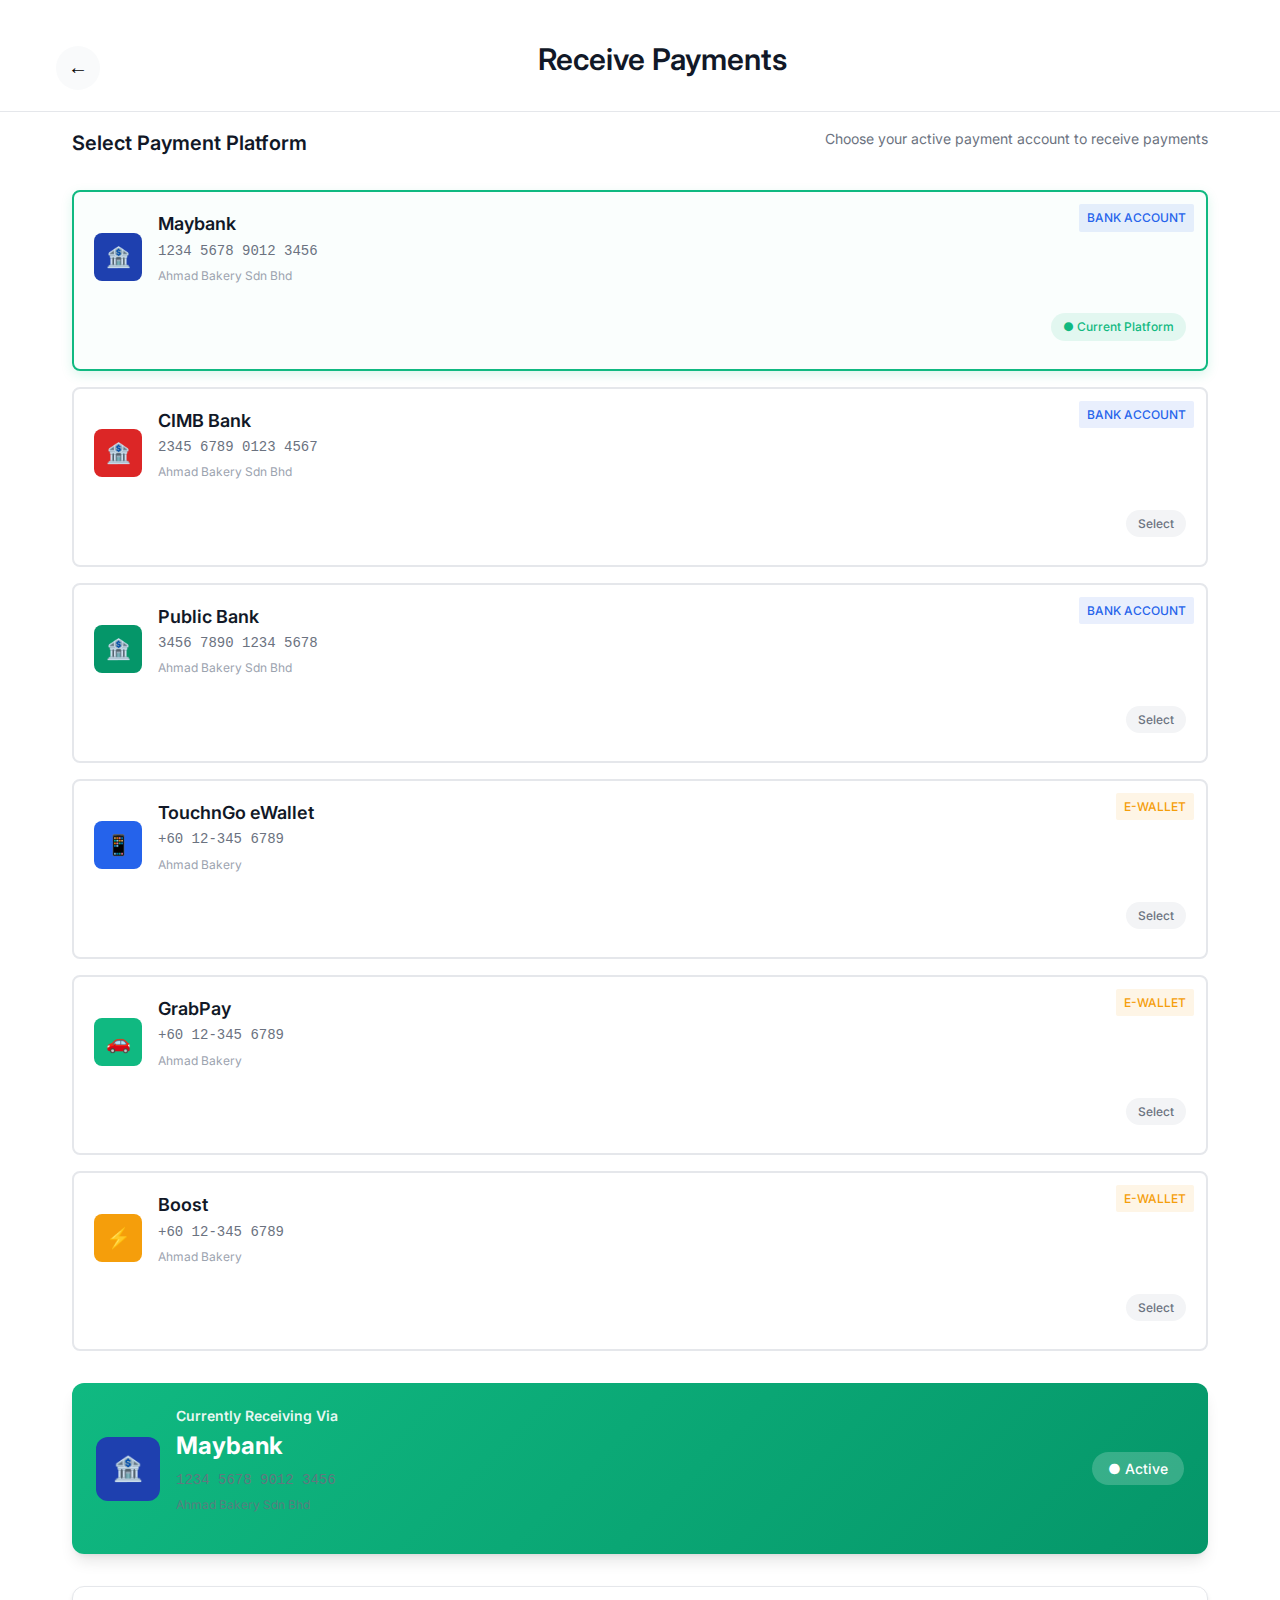
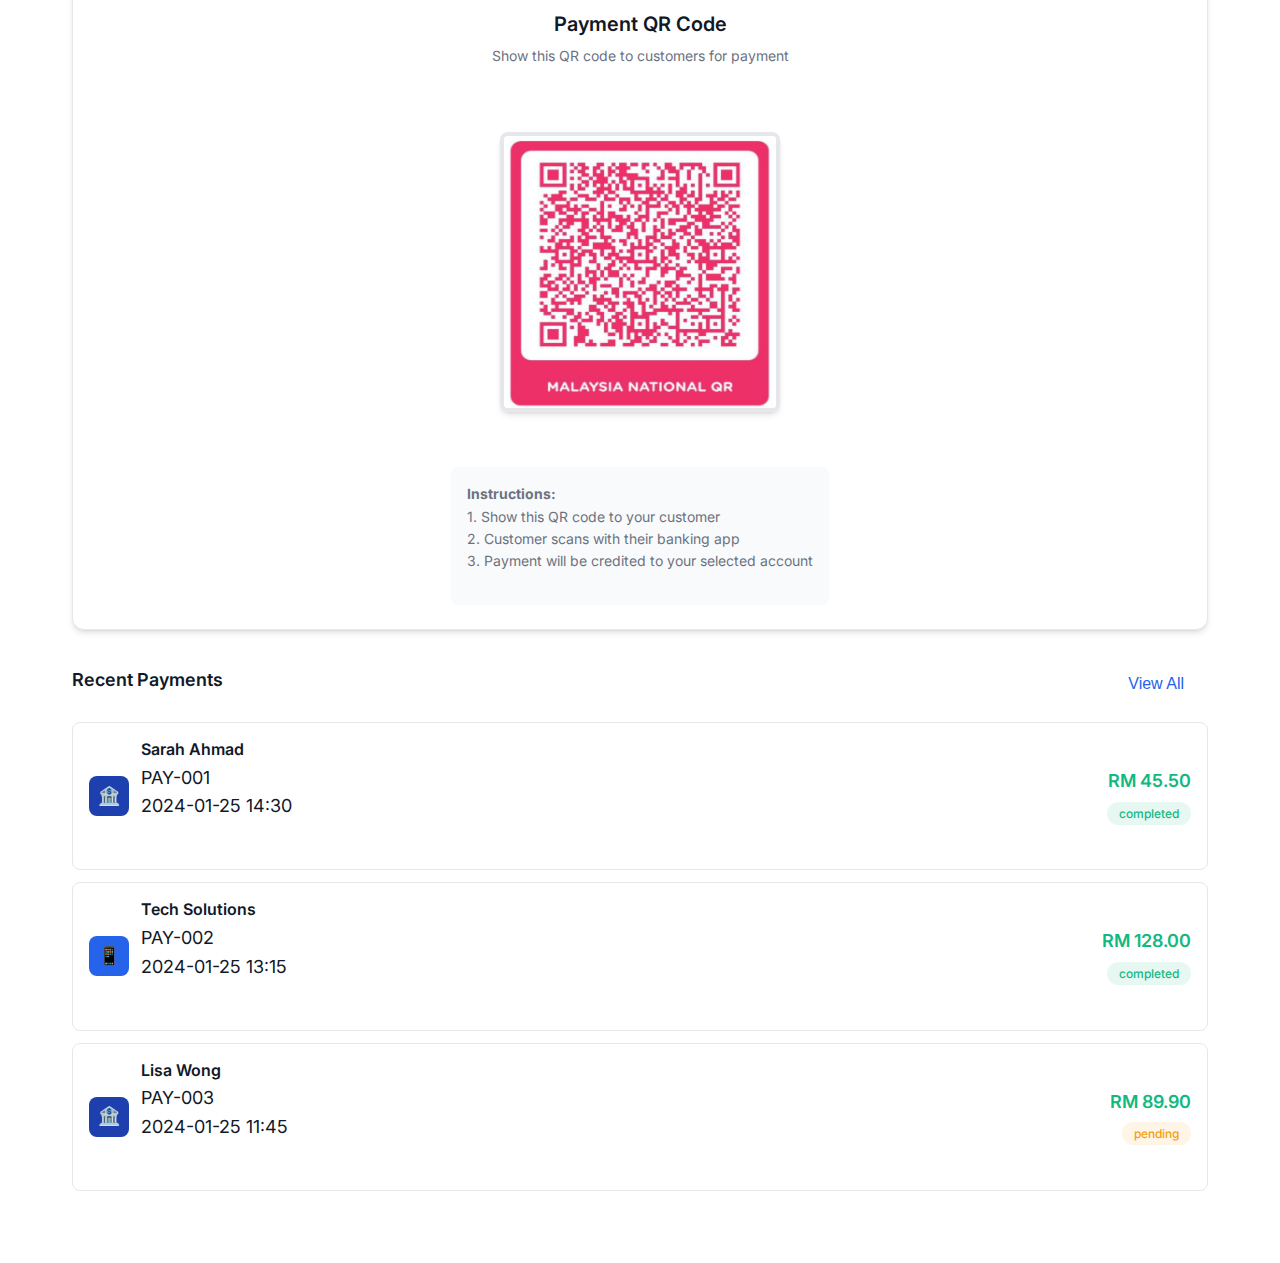
<file: receive.html>
<!DOCTYPE html>
<html lang="en">
<head>
    <meta charset="UTF-8">
    <meta name="viewport" content="width=device-width, initial-scale=1.0">
    <meta name="description" content="Receive Payments - Select payment platform and display QR code">
    <meta name="theme-color" content="#2563eb">
    <title>Receive Payments - MSME Finance Platform</title>
    
    <!-- PWA Manifest -->
    <link rel="manifest" href="manifest.json">
    <link rel="apple-touch-icon" href="assets/icons/icon-192.png">
    
    <!-- CSS Files -->
    <link rel="stylesheet" href="css/main.css">
    <link rel="stylesheet" href="css/mobile.css">
    <link rel="stylesheet" href="css/accessibility.css">
    
    <!-- Fonts -->
    <link rel="preconnect" href="https://fonts.googleapis.com">
    <link rel="preconnect" href="https://fonts.gstatic.com" crossorigin>
    <link href="https://fonts.googleapis.com/css2?family=Inter:wght@400;500;600;700&display=swap" rel="stylesheet">
</head>
<body>
    <!-- Skip Links for Accessibility -->
    <div class="skip-links">
        <a href="#main-content" class="skip-link">Skip to main content</a>
    </div>

    <!-- ARIA Live Region -->
    <div id="live-region" class="sr-live-region" aria-live="polite"></div>

    <!-- Receive Payments Screen -->
    <div id="receive-screen" class="screen active">
        <!-- Header -->
        <header class="app-header">
            <div class="header-content">
                <button class="back-btn" onclick="window.location.href='index.html'" aria-label="Back to dashboard">
                    ←
                </button>
                <h1>Receive Payments</h1>
                <div class="header-actions">
                    <!-- <button class="btn-secondary" onclick="sharePaymentDetails()">
                        📤 Share
                    </button> -->
                </div>
            </div>
        </header>

        <!-- Main Content -->
        <main id="main-content" class="receive-main">
            <div class="container">
                <!-- Payment Platform Selection -->
                <section class="payment-selection-section">
                    <div class="section-header">
                        <h2>Select Payment Platform</h2>
                        <p class="section-subtitle">Choose your active payment account to receive payments</p>
                    </div>
                    
                    <div class="payment-platforms" id="payment-platforms">
                        <!-- Payment platforms will be dynamically loaded here -->
                    </div>
                </section>

                <!-- Current Active Platform -->
                <section class="active-platform-section">
                    <div class="active-platform-card" id="active-platform-card">
                        <!-- Active platform details will be shown here -->
                    </div>
                </section>

                <!-- QR Code Display -->
                <section class="qr-code-section">
                    <div class="qr-container">
                        <div class="qr-header">
                            <h3>Payment QR Code</h3>
                            <p class="qr-subtitle">Show this QR code to customers for payment</p>
                        </div>
                        
                        <div class="qr-display">
                            <img id="qr-image" src="assets/images/paymentQr.png" alt="Payment QR Code" class="qr-code">
                        </div>
                        
                        <div class="qr-info">
                            <p class="qr-instructions">
                                <strong>Instructions:</strong><br>
                                1. Show this QR code to your customer<br>
                                2. Customer scans with their banking app<br>
                                3. Payment will be credited to your selected account
                            </p>
                        </div>
                    </div>
                </section>

                <!-- Payment History Quick View -->
                <section class="recent-payments-section">
                    <div class="section-header">
                        <h3>Recent Payments</h3>
                        <button class="btn-tertiary" onclick="viewAllPayments()">View All</button>
                    </div>
                    
                    <div class="recent-payments-list" id="recent-payments-list">
                        <!-- Recent payments will be loaded here -->
                    </div>
                </section>
            </div>
        </main>
    </div>

    <!-- Success Notification -->
    <div id="success-notification" class="notification hidden">
        <div class="notification-content">
            <div class="notification-icon">✅</div>
            <div class="notification-text">Payment platform updated!</div>
        </div>
    </div>

    <!-- Scripts -->
    <script src="data/mock-data.js"></script>
    <script>
        // Receive Payments Controller
        class ReceiveController {
            constructor() {
                this.paymentPlatforms = [
                    {
                        id: 'maybank',
                        name: 'Maybank',
                        accountNumber: '1234 5678 9012 3456',
                        accountName: 'Ahmad Bakery Sdn Bhd',
                        type: 'bank',
                        icon: '🏦',
                        color: '#1e40af',
                        isActive: true
                    },
                    {
                        id: 'cimb',
                        name: 'CIMB Bank',
                        accountNumber: '2345 6789 0123 4567',
                        accountName: 'Ahmad Bakery Sdn Bhd',
                        type: 'bank',
                        icon: '🏦',
                        color: '#dc2626',
                        isActive: false
                    },
                    {
                        id: 'public-bank',
                        name: 'Public Bank',
                        accountNumber: '3456 7890 1234 5678',
                        accountName: 'Ahmad Bakery Sdn Bhd',
                        type: 'bank',
                        icon: '🏦',
                        color: '#059669',
                        isActive: false
                    },
                    {
                        id: 'touch-n-go',
                        name: 'TouchnGo eWallet',
                        accountNumber: '+60 12-345 6789',
                        accountName: 'Ahmad Bakery',
                        type: 'ewallet',
                        icon: '📱',
                        color: '#2563eb',
                        isActive: false
                    },
                    {
                        id: 'grabpay',
                        name: 'GrabPay',
                        accountNumber: '+60 12-345 6789',
                        accountName: 'Ahmad Bakery',
                        type: 'ewallet',
                        icon: '🚗',
                        color: '#10b981',
                        isActive: false
                    },
                    {
                        id: 'boost',
                        name: 'Boost',
                        accountNumber: '+60 12-345 6789',
                        accountName: 'Ahmad Bakery',
                        type: 'ewallet',
                        icon: '⚡',
                        color: '#f59e0b',
                        isActive: false
                    }
                ];

                this.recentPayments = [
                    {
                        id: 'PAY-001',
                        amount: 45.50,
                        customerName: 'Sarah Ahmad',
                        timestamp: '2024-01-25 14:30',
                        platform: 'maybank',
                        status: 'completed'
                    },
                    {
                        id: 'PAY-002',
                        amount: 128.00,
                        customerName: 'Tech Solutions',
                        timestamp: '2024-01-25 13:15',
                        platform: 'touch-n-go',
                        status: 'completed'
                    },
                    {
                        id: 'PAY-003',
                        amount: 89.90,
                        customerName: 'Lisa Wong',
                        timestamp: '2024-01-25 11:45',
                        platform: 'maybank',
                        status: 'pending'
                    }
                ];

                this.init();
            }

            init() {
                this.loadSavedSelection();
                this.renderPaymentPlatforms();
                this.renderActivePlatform();
                this.renderRecentPayments();
                this.setupEventListeners();
            }

            loadSavedSelection() {
                const savedPlatformId = localStorage.getItem('msme_active_payment_platform');
                if (savedPlatformId) {
                    // Reset all platforms to inactive
                    this.paymentPlatforms.forEach(platform => platform.isActive = false);
                    
                    // Set the saved platform as active
                    const savedPlatform = this.paymentPlatforms.find(p => p.id === savedPlatformId);
                    if (savedPlatform) {
                        savedPlatform.isActive = true;
                    }
                }
            }

            saveSelection(platformId) {
                localStorage.setItem('msme_active_payment_platform', platformId);
                this.announce(`Payment platform switched to ${this.paymentPlatforms.find(p => p.id === platformId)?.name}`);
            }

            setupEventListeners() {
                // Platform selection handlers will be added dynamically
            }

            renderPaymentPlatforms() {
                const container = document.getElementById('payment-platforms');
                container.innerHTML = this.paymentPlatforms.map(platform => `
                    <div class="platform-card ${platform.isActive ? 'active' : ''}" 
                         onclick="receiveController.selectPlatform('${platform.id}')"
                         data-platform-id="${platform.id}">
                        <div class="platform-header">
                            <div class="platform-icon" style="background-color: ${platform.color}">
                                ${platform.icon}
                            </div>
                            <div class="platform-info">
                                <h4 class="platform-name">${platform.name}</h4>
                                <p class="platform-account">${platform.accountNumber}</p>
                                <p class="platform-holder">${platform.accountName}</p>
                            </div>
                        </div>
                        <div class="platform-status">
                            ${platform.isActive ? 
                                '<div class="status-badge active">● Current Platform</div>' : 
                                '<div class="status-badge inactive">Select</div>'
                            }
                        </div>
                        <div class="platform-type-badge ${platform.type}">
                            ${platform.type === 'bank' ? 'Bank Account' : 'E-Wallet'}
                        </div>
                    </div>
                `).join('');
            }

            renderActivePlatform() {
                const activePlatform = this.paymentPlatforms.find(p => p.isActive);
                const container = document.getElementById('active-platform-card');
                
                if (activePlatform) {
                    container.innerHTML = `
                        <div class="active-platform-content">
                            <div class="active-header">
                                <div class="active-icon" style="background-color: ${activePlatform.color}">
                                    ${activePlatform.icon}
                                </div>
                                <div class="active-info">
                                    <h3>Currently Receiving Via</h3>
                                    <h2>${activePlatform.name}</h2>
                                    <p class="active-account">${activePlatform.accountNumber}</p>
                                    <p class="active-holder">${activePlatform.accountName}</p>
                                </div>
                            </div>
                            <div class="active-status">
                                <span class="status-indicator active">● Active</span>
                            </div>
                        </div>
                    `;
                }
            }

            renderRecentPayments() {
                const container = document.getElementById('recent-payments-list');
                
                if (this.recentPayments.length === 0) {
                    container.innerHTML = `
                        <div class="empty-state">
                            <div class="empty-icon">💳</div>
                            <h4>No recent payments</h4>
                            <p>Your recent payment transactions will appear here</p>
                        </div>
                    `;
                    return;
                }

                container.innerHTML = this.recentPayments.map(payment => {
                    const platform = this.paymentPlatforms.find(p => p.id === payment.platform);
                    return `
                        <div class="payment-item">
                            <div class="payment-info">
                                <div class="payment-icon" style="background-color: ${platform?.color || '#6b7280'}">
                                    ${platform?.icon || '💳'}
                                </div>
                                <div class="payment-details">
                                    <h4>${payment.customerName}</h4>
                                    <p class="payment-id">${payment.id}</p>
                                    <p class="payment-time">${payment.timestamp}</p>
                                </div>
                            </div>
                            <div class="payment-amount">
                                <span class="amount">RM ${payment.amount.toFixed(2)}</span>
                                <span class="status-badge ${payment.status}">${payment.status}</span>
                            </div>
                        </div>
                    `;
                }).join('');
            }

            selectPlatform(platformId) {
                // Update active status
                this.paymentPlatforms.forEach(platform => {
                    platform.isActive = platform.id === platformId;
                });

                // Save to localStorage
                this.saveSelection(platformId);

                // Re-render components
                this.renderPaymentPlatforms();
                this.renderActivePlatform();

                // Show success notification
                this.showSuccessNotification();
            }

            showSuccessNotification() {
                const notification = document.getElementById('success-notification');
                notification.classList.remove('hidden');
                
                setTimeout(() => {
                    notification.classList.add('hidden');
                }, 3000);
            }

            announce(message) {
                document.getElementById('live-region').textContent = message;
            }
        }

        // Global functions
        function sharePaymentDetails() {
            const activePlatform = receiveController.paymentPlatforms.find(p => p.isActive);
            if (activePlatform) {
                const shareText = `Pay Ahmad Bakery via ${activePlatform.name}\nAccount: ${activePlatform.accountNumber}\nOr scan the QR code for instant payment!`;
                
                if (navigator.share) {
                    navigator.share({
                        title: 'Payment Details - Ahmad Bakery',
                        text: shareText
                    });
                } else {
                    // Fallback - copy to clipboard
                    navigator.clipboard.writeText(shareText).then(() => {
                        receiveController.announce('Payment details copied to clipboard');
                        alert('Payment details copied to clipboard!');
                    });
                }
            }
        }

        function viewAllPayments() {
            // Navigate to full payments history
            window.location.href = 'transactions.html';
        }

        // Debug function
        function clearReceiveData() {
            localStorage.removeItem('msme_active_payment_platform');
            receiveController.loadSavedSelection();
            receiveController.renderPaymentPlatforms();
            receiveController.renderActivePlatform();
            console.log('Receive payment data cleared');
        }

        // Initialize
        let receiveController;
        document.addEventListener('DOMContentLoaded', () => {
            receiveController = new ReceiveController();
        });
    </script>

    <style>
        /* Receive Payments Styles */
        .receive-main {
            padding: var(--spacing-4) 0;
            min-height: calc(100vh - 80px);
        }

        .section-header {
            margin-bottom: var(--spacing-6);
        }

        .section-header h2 {
            font-size: var(--font-size-xl);
            font-weight: 600;
            margin-bottom: var(--spacing-2);
            color: var(--text-primary);
        }

        .section-header h3 {
            font-size: var(--font-size-lg);
            font-weight: 600;
            margin-bottom: var(--spacing-2);
            color: var(--text-primary);
        }

        .section-subtitle {
            color: var(--text-secondary);
            font-size: var(--font-size-sm);
        }

        /* Payment Platform Selection */
        .payment-selection-section {
            margin-bottom: var(--spacing-8);
        }

        .payment-platforms {
            display: grid;
            gap: var(--spacing-4);
        }

        .platform-card {
            background: var(--bg-primary);
            border: 2px solid var(--border-light);
            border-radius: var(--radius-lg);
            padding: var(--spacing-5);
            cursor: pointer;
            transition: all var(--transition-fast);
            position: relative;
        }

        .platform-card:hover {
            border-color: var(--primary-blue);
            box-shadow: var(--shadow-md);
        }

        .platform-card.active {
            border-color: var(--secondary-green);
            background: rgba(16, 185, 129, 0.02);
            box-shadow: 0 4px 12px rgba(16, 185, 129, 0.15);
        }

        .platform-header {
            display: flex;
            align-items: center;
            gap: var(--spacing-4);
            margin-bottom: var(--spacing-3);
        }

        .platform-icon {
            width: 48px;
            height: 48px;
            border-radius: var(--radius-lg);
            display: flex;
            align-items: center;
            justify-content: center;
            font-size: var(--font-size-xl);
            color: white;
            flex-shrink: 0;
        }

        .platform-info {
            flex: 1;
        }

        .platform-name {
            font-size: var(--font-size-lg);
            font-weight: 600;
            margin-bottom: var(--spacing-1);
            color: var(--text-primary);
        }

        .platform-account {
            font-size: var(--font-size-sm);
            color: var(--text-secondary);
            font-family: 'Courier New', monospace;
            margin-bottom: var(--spacing-1);
        }

        .platform-holder {
            font-size: var(--font-size-xs);
            color: var(--text-tertiary);
        }

        .platform-status {
            display: flex;
            justify-content: flex-end;
            margin-bottom: var(--spacing-2);
        }

        .status-badge {
            padding: var(--spacing-1) var(--spacing-3);
            border-radius: var(--radius-full);
            font-size: var(--font-size-xs);
            font-weight: 500;
        }

        .status-badge.active {
            background: rgba(16, 185, 129, 0.1);
            color: var(--secondary-green);
        }

        .status-badge.inactive {
            background: var(--gray-100);
            color: var(--text-secondary);
        }

        .platform-type-badge {
            position: absolute;
            top: var(--spacing-3);
            right: var(--spacing-3);
            padding: var(--spacing-1) var(--spacing-2);
            border-radius: var(--radius-sm);
            font-size: var(--font-size-xs);
            font-weight: 500;
            text-transform: uppercase;
        }

        .platform-type-badge.bank {
            background: rgba(37, 99, 235, 0.1);
            color: var(--primary-blue);
        }

        .platform-type-badge.ewallet {
            background: rgba(245, 158, 11, 0.1);
            color: var(--warning);
        }

        /* Active Platform Section */
        .active-platform-section {
            margin-bottom: var(--spacing-8);
        }

        .active-platform-card {
            background: linear-gradient(135deg, var(--secondary-green), var(--secondary-green-dark));
            border-radius: var(--radius-xl);
            padding: var(--spacing-6);
            color: white;
            box-shadow: var(--shadow-lg);
        }

        .active-platform-content {
            display: flex;
            justify-content: space-between;
            align-items: center;
        }

        .active-header {
            display: flex;
            align-items: center;
            gap: var(--spacing-4);
        }

        .active-icon {
            width: 64px;
            height: 64px;
            border-radius: var(--radius-xl);
            display: flex;
            align-items: center;
            justify-content: center;
            font-size: var(--font-size-2xl);
            background: rgba(255, 255, 255, 0.2);
            backdrop-filter: blur(10px);
        }

        .active-info h3 {
            font-size: var(--font-size-sm);
            opacity: 0.9;
            margin-bottom: var(--spacing-1);
        }

        .active-info h2 {
            font-size: var(--font-size-2xl);
            font-weight: 700;
            margin-bottom: var(--spacing-2);
        }

        .active-account {
            font-family: 'Courier New', monospace;
            font-size: var(--font-size-sm);
            opacity: 0.9;
            margin-bottom: var(--spacing-1);
        }

        .active-holder {
            font-size: var(--font-size-xs);
            opacity: 0.8;
        }

        .status-indicator.active {
            background: rgba(255, 255, 255, 0.2);
            padding: var(--spacing-2) var(--spacing-4);
            border-radius: var(--radius-full);
            font-size: var(--font-size-sm);
            font-weight: 500;
        }

        /* QR Code Section */
        .qr-code-section {
            margin-bottom: var(--spacing-8);
        }

        .qr-container {
            background: var(--bg-primary);
            border: 1px solid var(--border-light);
            border-radius: var(--radius-xl);
            padding: var(--spacing-6);
            text-align: center;
            box-shadow: var(--shadow-md);
        }

        .qr-header {
            margin-bottom: var(--spacing-6);
        }

        .qr-header h3 {
            font-size: var(--font-size-xl);
            font-weight: 600;
            margin-bottom: var(--spacing-2);
            color: var(--text-primary);
        }

        .qr-subtitle {
            color: var(--text-secondary);
            font-size: var(--font-size-sm);
        }

        .qr-display {
            margin-bottom: var(--spacing-6);
        }

        .qr-code {
            width: 280px;
            height: 280px;
            border-radius: var(--radius-lg);
            border: 4px solid var(--border-light);
            box-shadow: var(--shadow-md);
        }

        .qr-info {
            background: var(--bg-secondary);
            border-radius: var(--radius-lg);
            padding: var(--spacing-4);
            max-width: 400px;
            margin: 0 auto;
        }

        .qr-instructions {
            color: var(--text-secondary);
            font-size: var(--font-size-sm);
            line-height: 1.6;
            text-align: left;
        }

        /* Recent Payments Section */
        .recent-payments-section {
            margin-bottom: var(--spacing-8);
        }

        .recent-payments-section .section-header {
            display: flex;
            justify-content: space-between;
            align-items: center;
            margin-bottom: var(--spacing-4);
        }

        .recent-payments-list {
            display: grid;
            gap: var(--spacing-3);
        }

        .payment-item {
            background: var(--bg-primary);
            border: 1px solid var(--border-light);
            border-radius: var(--radius-lg);
            padding: var(--spacing-4);
            display: flex;
            justify-content: space-between;
            align-items: center;
        }

        .payment-info {
            display: flex;
            align-items: center;
            gap: var(--spacing-3);
        }

        .payment-icon {
            width: 40px;
            height: 40px;
            border-radius: var(--radius-lg);
            display: flex;
            align-items: center;
            justify-content: center;
            color: white;
            font-size: var(--font-size-lg);
        }

        .payment-details h4 {
            font-size: var(--font-size-base);
            font-weight: 600;
            margin-bottom: var(--spacing-1);
            color: var(--text-primary);
        }

        .payment-id {
            font-size: var(--font-size-xs);
            color: var(--text-tertiary);
            margin-bottom: var(--spacing-1);
        }

        .payment-time {
            font-size: var(--font-size-xs);
            color: var(--text-secondary);
        }

        .payment-amount {
            text-align: right;
        }

        .payment-amount .amount {
            font-size: var(--font-size-lg);
            font-weight: 600;
            color: var(--secondary-green);
            display: block;
            margin-bottom: var(--spacing-1);
        }

        .payment-amount .status-badge {
            font-size: var(--font-size-xs);
        }

        .payment-amount .status-badge.completed {
            background: rgba(16, 185, 129, 0.1);
            color: var(--secondary-green);
        }

        .payment-amount .status-badge.pending {
            background: rgba(245, 158, 11, 0.1);
            color: var(--warning);
        }

        /* Empty State */
        .empty-state {
            text-align: center;
            padding: var(--spacing-8);
            color: var(--text-secondary);
        }

        .empty-icon {
            font-size: var(--font-size-4xl);
            margin-bottom: var(--spacing-4);
        }

        .empty-state h4 {
            font-size: var(--font-size-lg);
            margin-bottom: var(--spacing-2);
        }

        /* Success Notification */
        .notification {
            position: fixed;
            top: var(--spacing-4);
            right: var(--spacing-4);
            background: white;
            border: 1px solid var(--secondary-green);
            border-radius: var(--radius-lg);
            padding: var(--spacing-4);
            box-shadow: var(--shadow-lg);
            z-index: var(--z-modal);
            transform: translateX(100%);
            transition: transform var(--transition-normal);
        }

        .notification:not(.hidden) {
            transform: translateX(0);
        }

        .notification-content {
            display: flex;
            align-items: center;
            gap: var(--spacing-3);
        }

        .notification-icon {
            font-size: var(--font-size-xl);
        }

        .notification-text {
            font-weight: 500;
            color: var(--text-primary);
        }

        /* Mobile Responsiveness */
        @media (max-width: 768px) {
            .platform-header {
                flex-direction: column;
                align-items: flex-start;
                gap: var(--spacing-3);
            }

            .platform-icon {
                align-self: center;
            }

            .platform-info {
                text-align: center;
            }

            .active-platform-content {
                flex-direction: column;
                gap: var(--spacing-4);
                text-align: center;
            }

            .active-header {
                flex-direction: column;
                text-align: center;
            }

            .qr-code {
                width: 240px;
                height: 240px;
            }

            .payment-item {
                flex-direction: column;
                gap: var(--spacing-3);
                text-align: center;
            }

            .payment-info {
                flex-direction: column;
                text-align: center;
            }

            .notification {
                top: var(--spacing-2);
                right: var(--spacing-2);
                left: var(--spacing-2);
                transform: translateY(-100%);
            }

            .notification:not(.hidden) {
                transform: translateY(0);
            }
        }
    </style>
</body>
</html>
</file>
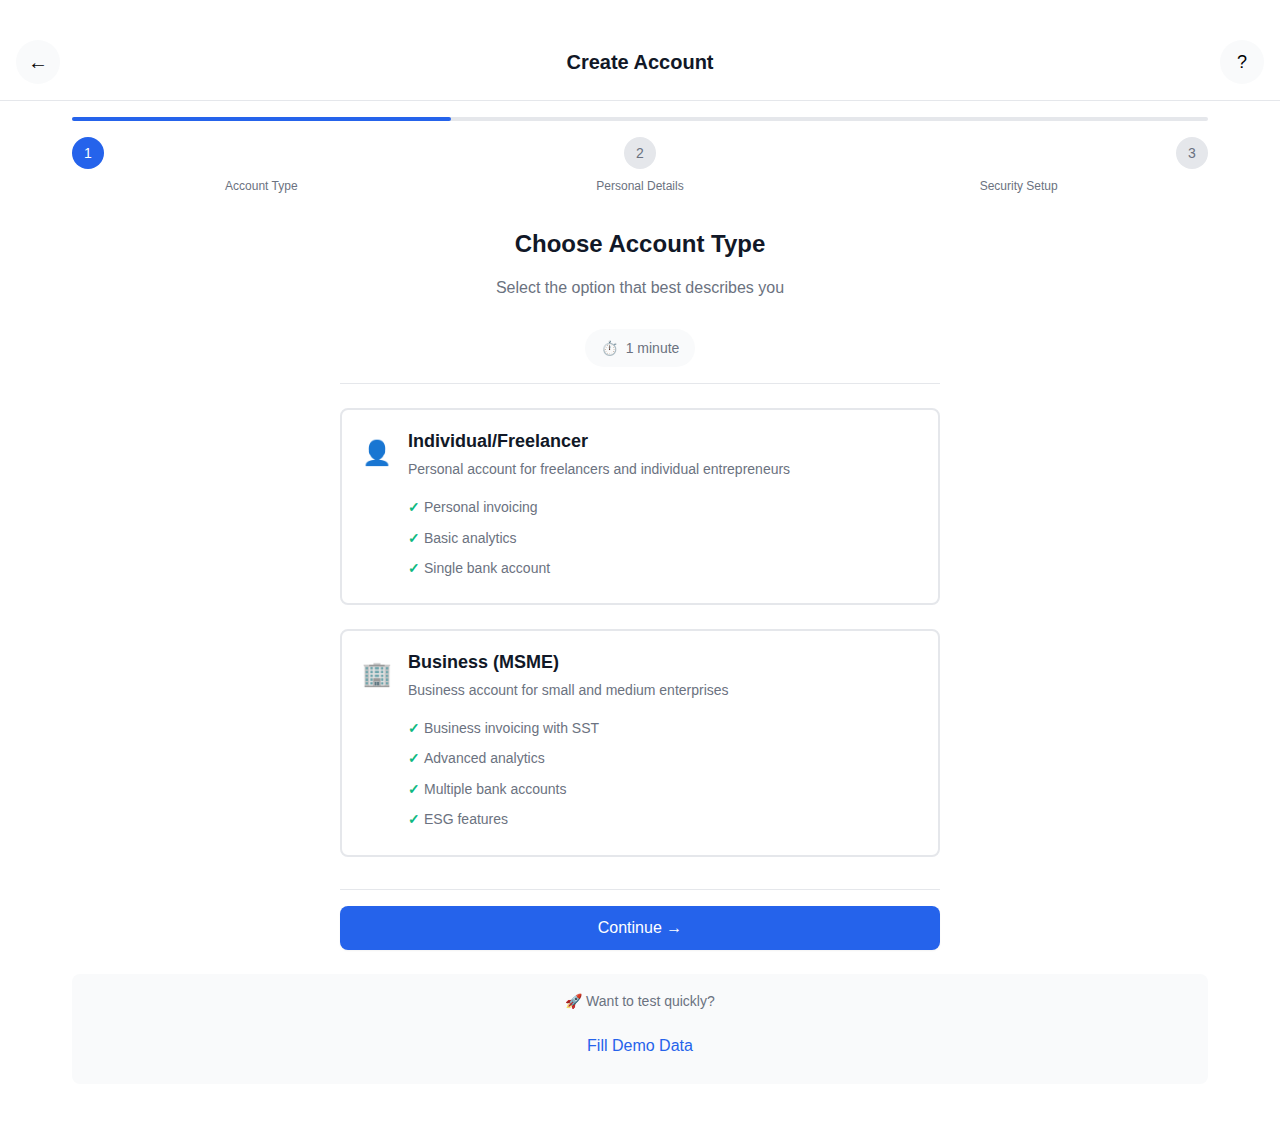
<file: register.html>
<!DOCTYPE html>
<html lang="en">
<head>
  <meta charset="UTF-8">
  <meta name="viewport" content="width=device-width, initial-scale=1.0">
  <title>Register - MSME Finance Platform</title>
  
  <!-- Stylesheets -->
  <link rel="stylesheet" href="css/main.css">
  <link rel="stylesheet" href="css/mobile.css">
  <link rel="stylesheet" href="css/accessibility.css">
  
  <!-- PWA Meta Tags -->
  <meta name="theme-color" content="#2563eb">
  <link rel="manifest" href="manifest.json">
  
  <!-- Accessibility -->
  <meta name="description" content="Register for MSME Finance Platform - Digital banking solution for Malaysian businesses">
</head>
<body>
  <!-- Skip Links for Accessibility -->
  <div class="skip-links">
    <a href="#main-content" class="skip-link">Skip to main content</a>
  </div>

  <!-- ARIA Live Region for Announcements -->
  <div id="live-region" class="sr-live-region" aria-live="polite" aria-atomic="true"></div>

  <!-- Registration Screen -->
  <div id="registration-screen" class="screen active">
    <!-- Header -->
    <div class="screen-header">
      <button class="back-btn" onclick="window.history.back()" aria-label="Go back">
        ←
      </button>
      <h1>Create Account</h1>
      <button class="help-btn" onclick="showHelp()" aria-label="Help">?</button>
    </div>

    <!-- Main Content -->
    <main id="main-content" class="registration-main">
      <div class="container">
        <!-- Progress Indicator -->
        <div class="progress-indicator">
          <div class="progress-bar">
            <div class="progress-fill" id="registration-progress"></div>
          </div>
          <div class="progress-steps">
            <div class="step active" id="step-1">1</div>
            <div class="step" id="step-2">2</div>
            <div class="step" id="step-3">3</div>
          </div>
          <div class="progress-labels">
            <span class="step-label">Account Type</span>
            <span class="step-label">Personal Details</span>
            <span class="step-label">Security Setup</span>
          </div>
        </div>

        <!-- Registration Form -->
        <form id="registration-form" class="registration-form" novalidate>
          
          <!-- Step 1: Account Type Selection -->
          <div class="registration-step active" id="registration-step-1">
            <div class="step-header">
              <h2>Choose Account Type</h2>
              <p>Select the option that best describes you</p>
              <div class="step-timer">
                <span class="timer-icon">⏱️</span>
                <span>1 minute</span>
              </div>
            </div>

            <!-- User Type Selection -->
            <div class="form-section">
              <div class="user-type-selection">
                <label class="user-type-option">
                  <input type="radio" name="userType" value="individual" required>
                  <div class="user-type-card">
                    <div class="type-icon">👤</div>
                    <div class="type-info">
                      <h4>Individual/Freelancer</h4>
                      <p>Personal account for freelancers and individual entrepreneurs</p>
                      <ul class="type-features">
                        <li>Personal invoicing</li>
                        <li>Basic analytics</li>
                        <li>Single bank account</li>
                      </ul>
                    </div>
                  </div>
                </label>
                
                <label class="user-type-option">
                  <input type="radio" name="userType" value="business" required>
                  <div class="user-type-card">
                    <div class="type-icon">🏢</div>
                    <div class="type-info">
                      <h4>Business (MSME)</h4>
                      <p>Business account for small and medium enterprises</p>
                      <ul class="type-features">
                        <li>Business invoicing with SST</li>
                        <li>Advanced analytics</li>
                        <li>Multiple bank accounts</li>
                        <li>ESG features</li>
                      </ul>
                    </div>
                  </div>
                </label>
              </div>
            </div>

            <div class="step-actions">
              <button type="button" class="btn-primary btn-full" onclick="nextStep()">
                Continue →
              </button>
            </div>
          </div>

          <!-- Step 2: Personal & Business Details -->
          <div class="registration-step" id="registration-step-2">
            <div class="step-header">
              <h2 id="step2-title">Personal Details</h2>
              <p id="step2-subtitle">Provide your information for account verification</p>
              <div class="step-timer">
                <span class="timer-icon">⏱️</span>
                <span id="step2-time">2-3 minutes</span>
              </div>
            </div>

            <!-- Personal Information -->
            <div class="form-section">
              <h3>Personal Information</h3>
              
              <div class="form-group">
                <label for="fullName">Full Name *</label>
                <input type="text" id="fullName" name="fullName" required 
                       placeholder="Enter your full name as per IC">
                <div class="form-help">Enter your full name as it appears on your IC</div>
              </div>

              <div class="form-row">
                <div class="form-group">
                  <label for="icNumber">IC Number *</label>
                  <input type="text" id="icNumber" name="icNumber" required 
                         placeholder="123456-78-9012"
                         pattern="\d{6}-\d{2}-\d{4}">
                  <div class="form-help">Format: 123456-78-9012</div>
                </div>

                <div class="form-group">
                  <label for="phoneNumber">Phone Number *</label>
                  <input type="tel" id="phoneNumber" name="phoneNumber" required 
                         placeholder="+60123456789"
                         pattern="\+60\d{8,10}">
                  <div class="form-help">Format: +60xxxxxxxxx</div>
                </div>
              </div>

              <div class="form-group">
                <label for="email">Email Address *</label>
                <input type="email" id="email" name="email" required 
                       placeholder="your.email@example.com">
                <div class="form-help">We'll use this for important notifications</div>
              </div>

              <div class="form-group">
                <label for="languagePreference">Language Preference *</label>
                <select id="languagePreference" name="languagePreference" required>
                  <option value="">Select Language</option>
                  <option value="en">English</option>
                  <option value="my">Bahasa Malaysia</option>
                  <option value="zh">中文 (Chinese)</option>
                  <option value="ta">தமிழ் (Tamil)</option>
                </select>
              </div>
            </div>

            <!-- Business Information (Hidden by default) -->
            <div class="form-section business-only hidden" id="business-section">
              <h3>Business Information</h3>
              
              <div class="form-group">
                <label for="businessName">Business Name *</label>
                <input type="text" id="businessName" name="businessName" 
                       placeholder="Enter your registered business name">
              </div>

              <div class="form-row">
                <div class="form-group">
                  <label for="ssmNumber">SSM Registration Number *</label>
                  <input type="text" id="ssmNumber" name="ssmNumber" 
                         placeholder="12345678-X"
                         pattern="\d{8}-[A-Z]">
                  <div class="form-help">Format: 12345678-X</div>
                </div>

                <div class="form-group">
                  <label for="businessType">Business Type *</label>
                  <select id="businessType" name="businessType">
                    <option value="">Select Type</option>
                    <option value="sole_proprietorship">Sole Proprietorship</option>
                    <option value="sdn_bhd">Sdn Bhd</option>
                    <option value="partnership">Partnership</option>
                  </select>
                </div>
              </div>

              <div class="form-row">
                <div class="form-group">
                  <label for="industry">Industry *</label>
                  <select id="industry" name="industry">
                    <option value="">Select Industry</option>
                    <option value="fnb">Food & Beverage</option>
                    <option value="retail">Retail</option>
                    <option value="services">Services</option>
                    <option value="manufacturing">Manufacturing</option>
                    <option value="technology">Technology</option>
                    <option value="healthcare">Healthcare</option>
                    <option value="education">Education</option>
                    <option value="others">Others</option>
                  </select>
                </div>

                <div class="form-group">
                  <label for="primaryBank">Primary Bank *</label>
                  <select id="primaryBank" name="primaryBank">
                    <option value="">Select Your Bank</option>
                    <option value="maybank">Maybank</option>
                    <option value="cimb">CIMB Bank</option>
                    <option value="rhb">RHB Bank</option>
                    <option value="public_bank">Public Bank</option>
                    <option value="hong_leong">Hong Leong Bank</option>
                    <option value="ambank">AmBank</option>
                    <option value="uob">UOB Malaysia</option>
                    <option value="ocbc">OCBC Bank</option>
                    <option value="standard_chartered">Standard Chartered</option>
                    <option value="bsn">Bank Simpanan Nasional</option>
                    <option value="others">Others</option>
                  </select>
                </div>
              </div>

              <div class="form-group">
                <label for="businessAddress">Business Address *</label>
                <textarea id="businessAddress" name="businessAddress" rows="3" 
                          placeholder="Enter complete business address"></textarea>
              </div>
            </div>

            <!-- Individual-specific fields -->
            <div class="form-section individual-only hidden" id="individual-section">
              <h3>Banking Details</h3>
              
              <div class="form-row">
                <div class="form-group">
                  <label for="individualBank">Primary Bank *</label>
                  <select id="individualBank" name="individualBank">
                    <option value="">Select Your Bank</option>
                    <option value="maybank">Maybank</option>
                    <option value="cimb">CIMB Bank</option>
                    <option value="rhb">RHB Bank</option>
                    <option value="public_bank">Public Bank</option>
                    <option value="hong_leong">Hong Leong Bank</option>
                    <option value="ambank">AmBank</option>
                    <option value="uob">UOB Malaysia</option>
                    <option value="ocbc">OCBC Bank</option>
                    <option value="standard_chartered">Standard Chartered</option>
                    <option value="bsn">Bank Simpanan Nasional</option>
                    <option value="others">Others</option>
                  </select>
                </div>

                <div class="form-group">
                  <label for="accountType">Account Type *</label>
                  <select id="accountType" name="accountType">
                    <option value="">Select Type</option>
                    <option value="savings">Savings Account</option>
                    <option value="current">Current Account</option>
                  </select>
                </div>
              </div>
            </div>

            <div class="step-actions">
              <button type="button" class="btn-secondary" onclick="prevStep()">
                ← Back
              </button>
              <button type="button" class="btn-primary" onclick="nextStep()">
                Continue →
              </button>
            </div>
          </div>

          <!-- Step 3: Security Setup -->
          <div class="registration-step" id="registration-step-3">
            <div class="step-header">
              <h2>Security & Preferences</h2>
              <p>Set up your security and accessibility preferences</p>
              <div class="step-timer">
                <span class="timer-icon">⏱️</span>
                <span>2 minutes</span>
              </div>
            </div>

            <!-- Security Setup -->
            <div class="form-section">
              <h3>Security Setup</h3>
              
              <div class="form-group">
                <label for="password">Password *</label>
                <div class="password-input">
                  <input type="password" id="password" name="password" required 
                         minlength="8"
                         placeholder="Minimum 8 characters">
                  <button type="button" class="password-toggle" onclick="togglePassword('password')" 
                          aria-label="Toggle password visibility">👁️</button>
                </div>
                <div class="form-help">Use a mix of letters, numbers, and symbols</div>
              </div>

              <div class="form-group">
                <label for="confirmPassword">Confirm Password *</label>
                <div class="password-input">
                  <input type="password" id="confirmPassword" name="confirmPassword" required 
                         minlength="8"
                         placeholder="Re-enter your password">
                  <button type="button" class="password-toggle" onclick="togglePassword('confirmPassword')" 
                          aria-label="Toggle password visibility">👁️</button>
                </div>
              </div>

              <div class="form-group">
                <label for="securityPin">6-Digit Security PIN *</label>
                <input type="password" id="securityPin" name="securityPin" required 
                       pattern="\d{6}" maxlength="6"
                       placeholder="123456">
                <div class="form-help">Used for quick access and transaction verification</div>
              </div>
            </div>

            <!-- Accessibility Preferences -->
            <div class="form-section">
              <h3>Accessibility Preferences (Optional)</h3>
              
              <div class="accessibility-grid">
                <label class="toggle-option">
                  <input type="checkbox" id="elderlyMode" name="elderlyMode">
                  <div class="toggle-card">
                    <div class="toggle-icon">👴</div>
                    <div class="toggle-info">
                      <h4>Elderly-Friendly Mode</h4>
                      <p>Larger fonts and simplified interface</p>
                    </div>
                    <div class="toggle-switch">
                      <span class="slider"></span>
                    </div>
                  </div>
                </label>

                <label class="toggle-option">
                  <input type="checkbox" id="voiceFeedback" name="voiceFeedback">
                  <div class="toggle-card">
                    <div class="toggle-icon">🔊</div>
                    <div class="toggle-info">
                      <h4>Voice Feedback</h4>
                      <p>Text-to-speech assistance</p>
                    </div>
                    <div class="toggle-switch">
                      <span class="slider"></span>
                    </div>
                  </div>
                </label>

                <label class="toggle-option">
                  <input type="checkbox" id="highContrast" name="highContrast">
                  <div class="toggle-card">
                    <div class="toggle-icon">🌓</div>
                    <div class="toggle-info">
                      <h4>High Contrast Mode</h4>
                      <p>Enhanced visibility</p>
                    </div>
                    <div class="toggle-switch">
                      <span class="slider"></span>
                    </div>
                  </div>
                </label>
              </div>
            </div>

            <!-- Terms and Conditions -->
            <div class="form-section">
              <div class="terms-section">
                <label class="checkbox-label">
                  <input type="checkbox" id="agreeTerms" name="agreeTerms" required>
                  <span class="checkmark"></span>
                  <span class="terms-text">
                    I agree to the <a href="#" onclick="showTerms()">Terms and Conditions</a> 
                    and <a href="#" onclick="showPrivacy()">Privacy Policy</a> *
                  </span>
                </label>
                
                <label class="checkbox-label">
                  <input type="checkbox" id="agreeMarketing" name="agreeMarketing">
                  <span class="checkmark"></span>
                  <span class="terms-text">
                    I agree to receive marketing communications and newsletters
                  </span>
                </label>
              </div>
            </div>

            <div class="step-actions">
              <button type="button" class="btn-secondary" onclick="prevStep()">
                ← Back
              </button>
              <button type="submit" class="btn-primary" id="submit-registration">
                Create Account
              </button>
            </div>
          </div>
        </form>

        <!-- Demo Data Button -->
        <div class="demo-section">
          <p class="demo-text">🚀 Want to test quickly?</p>
          <button type="button" class="btn-tertiary" onclick="fillDemoData()">
            Fill Demo Data
          </button>
        </div>
      </div>
    </main>
  </div>

  <!-- Success Modal -->
  <div id="success-modal" class="modal">
    <div class="modal-content">
      <div class="modal-header">
        <h2>Registration Successful! 🎉</h2>
      </div>
      <div class="modal-body">
        <div class="success-animation">
          <div class="success-icon">✅</div>
        </div>
        <p><strong>Welcome to MSME Finance Platform!</strong></p>
        <p>Your account has been created successfully. You can now start using our financial tools.</p>
        
        <div class="next-steps">
          <h3>What's Next?</h3>
          <ul>
            <li>✅ Account created successfully</li>
            <li>📧 Check your email for verification</li>
            <li>🏦 Connect your bank accounts</li>
            <li>📄 Create your first invoice</li>
          </ul>
        </div>
      </div>
      <div class="modal-footer">
        <button class="btn-primary" onclick="redirectToLogin()">
          Go to Login
        </button>
      </div>
    </div>
  </div>

  <!-- Help Modal -->
  <div id="help-modal" class="modal">
    <div class="modal-content">
      <div class="modal-header">
        <h2>Registration Help</h2>
        <button class="close-btn" onclick="closeModal('help-modal')">&times;</button>
      </div>
      <div class="modal-body">
        <div class="help-section">
          <h3>🕐 Quick Registration: 3-5 minutes</h3>
          
          <div class="help-steps">
            <div class="help-step">
              <div class="step-number">1</div>
              <div class="step-content">
                <h4>Choose Account Type</h4>
                <p>Select Individual for personal use or Business for MSME features</p>
                <ul>
                  <li><strong>Individual:</strong> Basic invoicing, single bank account</li>
                  <li><strong>Business:</strong> SST invoicing, multiple accounts, ESG features</li>
                </ul>
              </div>
            </div>
            
            <div class="help-step">
              <div class="step-number">2</div>
              <div class="step-content">
                <h4>Personal & Business Details</h4>
                <p>Provide accurate information for account verification</p>
                <ul>
                  <li>IC number format: 123456-78-9012</li>
                  <li>Phone format: +60xxxxxxxxx</li>
                  <li>Business users need SSM number: 12345678-X</li>
                </ul>
              </div>
            </div>
            
            <div class="help-step">
              <div class="step-number">3</div>
              <div class="step-content">
                <h4>Security & Preferences</h4>
                <p>Create secure credentials and set accessibility options</p>
                <ul>
                  <li>Strong password (min 8 characters)</li>
                  <li>6-digit PIN for quick access</li>
                  <li>Optional accessibility features</li>
                </ul>
              </div>
            </div>
          </div>
          
          <div class="contact-support">
            <h4>Need Help?</h4>
            <p>📞 Call: 1-300-88-MSME (6763)</p>
            <p>📧 Email: support@msme.my</p>
            <p>💬 Live Chat: Available 9 AM - 6 PM</p>
          </div>
        </div>
      </div>
    </div>
  </div>

  <!-- Scripts -->
  <script src="data/mock-data.js"></script>
  <script>
    // Registration Form Controller
    class RegistrationController {
      constructor() {
        this.currentStep = 1;
        this.totalSteps = 3;
        this.formData = {};
        this.validation = {
          icNumber: /^\d{6}-\d{2}-\d{4}$/,
          phone: /^\+60\d{8,10}$/,
          email: /^[^\s@]+@[^\s@]+\.[^\s@]+$/,
          ssmNumber: /^\d{8}-[A-Z]$/
        };
        
        this.init();
      }

      init() {
        this.setupEventListeners();
        this.updateProgress();
        this.setupFormValidation();
      }

      setupEventListeners() {
        // User type change
        document.querySelectorAll('input[name="userType"]').forEach(radio => {
          radio.addEventListener('change', (e) => {
            this.toggleAccountTypeFields(e.target.value);
          });
        });

        // Form submission
        document.getElementById('registration-form').addEventListener('submit', (e) => {
          e.preventDefault();
          this.submitRegistration();
        });

        // Real-time validation
        const inputs = document.querySelectorAll('input, select, textarea');
        inputs.forEach(input => {
          input.addEventListener('blur', () => this.validateField(input));
          input.addEventListener('input', () => this.clearFieldError(input));
        });

        // Accessibility toggles
        document.querySelectorAll('.toggle-option input[type="checkbox"]').forEach(toggle => {
          toggle.addEventListener('change', (e) => {
            this.handleAccessibilityToggle(e.target.id, e.target.checked);
          });
        });
      }

      setupFormValidation() {
        // Password matching
        const password = document.getElementById('password');
        const confirmPassword = document.getElementById('confirmPassword');
        
        confirmPassword.addEventListener('input', () => {
          if (confirmPassword.value && password.value !== confirmPassword.value) {
            this.showFieldError(confirmPassword, 'Passwords do not match');
          } else {
            this.clearFieldError(confirmPassword);
          }
        });
      }

      toggleAccountTypeFields(userType) {
        const businessFields = document.querySelectorAll('.business-only');
        const individualFields = document.querySelectorAll('.individual-only');
        
        // Update step 2 header
        const title = document.getElementById('step2-title');
        const subtitle = document.getElementById('step2-subtitle');
        const time = document.getElementById('step2-time');
        
        if (userType === 'business') {
          // Show business fields, hide individual fields
          businessFields.forEach(field => {
            field.classList.remove('hidden');
            field.querySelectorAll('input, select, textarea').forEach(input => {
              input.setAttribute('required', 'required');
            });
          });
          individualFields.forEach(field => {
            field.classList.add('hidden');
            field.querySelectorAll('input, select, textarea').forEach(input => {
              input.removeAttribute('required');
            });
          });
          
          title.textContent = 'Personal & Business Details';
          subtitle.textContent = 'Provide your personal and business information';
          time.textContent = '3-4 minutes';
        } else if (userType === 'individual') {
          // Show individual fields, hide business fields
          individualFields.forEach(field => {
            field.classList.remove('hidden');
            field.querySelectorAll('input, select, textarea').forEach(input => {
              input.setAttribute('required', 'required');
            });
          });
          businessFields.forEach(field => {
            field.classList.add('hidden');
            field.querySelectorAll('input, select, textarea').forEach(input => {
              input.removeAttribute('required');
            });
          });
          
          title.textContent = 'Personal Details';
          subtitle.textContent = 'Provide your personal information';
          time.textContent = '2-3 minutes';
        }
      }

      validateField(field) {
        // Handle radio button groups differently
        if (field.type === 'radio') {
          const radioGroup = document.querySelectorAll(`input[name="${field.name}"]`);
          const isChecked = Array.from(radioGroup).some(radio => radio.checked);
          
          this.clearFieldError(field);
          
          if (field.hasAttribute('required') && !isChecked) {
            this.showFieldError(field, `${this.formatFieldName(field.name)} is required`);
            return false;
          }
          
          return true;
        }
        
        // Handle other field types
        const value = field.value.trim();
        const fieldName = field.name;
        
        this.clearFieldError(field);
        
        // Required field validation
        if (field.hasAttribute('required') && !value) {
          this.showFieldError(field, `${this.formatFieldName(fieldName)} is required`);
          return false;
        }
        
        if (!value) return true; // Skip validation for empty optional fields
        
        // Pattern validation
        if (field.pattern && !new RegExp(field.pattern).test(value)) {
          this.showFieldError(field, `Invalid ${this.formatFieldName(fieldName)} format`);
          return false;
        }
        
        // Custom validation
        switch (fieldName) {
          case 'icNumber':
            if (!this.validation.icNumber.test(value)) {
              this.showFieldError(field, 'IC Number format: 123456-78-9012');
              return false;
            }
            break;
          case 'phoneNumber':
            if (!this.validation.phone.test(value)) {
              this.showFieldError(field, 'Phone format: +60xxxxxxxxx');
              return false;
            }
            break;
          case 'email':
            if (!this.validation.email.test(value)) {
              this.showFieldError(field, 'Please enter a valid email address');
              return false;
            }
            break;
          case 'ssmNumber':
            if (!this.validation.ssmNumber.test(value)) {
              this.showFieldError(field, 'SSM Number format: 12345678-X');
              return false;
            }
            break;
          case 'securityPin':
            if (!/^\d{6}$/.test(value)) {
              this.showFieldError(field, 'PIN must be exactly 6 digits');
              return false;
            }
            break;
        }
        
        return true;
      }

      showFieldError(field, message) {
        // For radio buttons, show error on the container
        if (field.type === 'radio') {
          const container = field.closest('.user-type-selection') || field.closest('.form-section');
          container.classList.add('error');
          
          let errorEl = container.querySelector('.error-message');
          if (!errorEl) {
            errorEl = document.createElement('div');
            errorEl.className = 'error-message';
            container.appendChild(errorEl);
          }
          errorEl.textContent = message;
          return;
        }
        
        // For other fields, show error normally
        field.classList.add('error');
        field.closest('.form-group').classList.add('error');
        
        let errorEl = field.closest('.form-group').querySelector('.error-message');
        if (!errorEl) {
          errorEl = document.createElement('div');
          errorEl.className = 'error-message';
          field.closest('.form-group').appendChild(errorEl);
        }
        errorEl.textContent = message;
      }

      clearFieldError(field) {
        // For radio buttons, clear error on the container
        if (field.type === 'radio') {
          const container = field.closest('.user-type-selection') || field.closest('.form-section');
          container.classList.remove('error');
          const errorEl = container.querySelector('.error-message');
          if (errorEl) {
            errorEl.remove();
          }
          return;
        }
        
        // For other fields, clear error normally
        field.classList.remove('error');
        field.closest('.form-group').classList.remove('error');
        const errorEl = field.closest('.form-group').querySelector('.error-message');
        if (errorEl) {
          errorEl.remove();
        }
      }

      formatFieldName(name) {
        return name.replace(/([A-Z])/g, ' $1')
                  .replace(/^./, str => str.toUpperCase())
                  .toLowerCase()
                  .replace(/\b\w/g, l => l.toUpperCase());
      }

      validateStep(step) {
        const stepElement = document.getElementById(`registration-step-${step}`);
        const requiredFields = stepElement.querySelectorAll('[required]:not(.hidden [required])');
        let isValid = true;
        
        // Collect unique radio groups to avoid validating the same group multiple times
        const radioGroups = new Set();
        const otherFields = [];
        
        requiredFields.forEach(field => {
          if (field.type === 'radio') {
            radioGroups.add(field.name);
          } else {
            otherFields.push(field);
          }
        });
        
        // Validate radio groups
        radioGroups.forEach(groupName => {
          const firstRadio = stepElement.querySelector(`input[name="${groupName}"]`);
          if (firstRadio && !this.validateField(firstRadio)) {
            isValid = false;
          }
        });
        
        // Validate other fields
        otherFields.forEach(field => {
          if (!this.validateField(field)) {
            isValid = false;
          }
        });
        
        // Step-specific validation
        if (step === 3) {
          // Check password match
          const password = document.getElementById('password').value;
          const confirmPassword = document.getElementById('confirmPassword').value;
          if (password !== confirmPassword) {
            this.showFieldError(document.getElementById('confirmPassword'), 'Passwords do not match');
            isValid = false;
          }
        }
        
        return isValid;
      }

      nextStep() {
        if (!this.validateStep(this.currentStep)) {
          this.announce('Please fix the errors before continuing');
          return;
        }
        
        if (this.currentStep < this.totalSteps) {
          this.currentStep++;
          this.showStep(this.currentStep);
          this.updateProgress();
          this.announce(`Step ${this.currentStep} of ${this.totalSteps}`);
        }
      }

      prevStep() {
        if (this.currentStep > 1) {
          this.currentStep--;
          this.showStep(this.currentStep);
          this.updateProgress();
          this.announce(`Step ${this.currentStep} of ${this.totalSteps}`);
        }
      }

      showStep(step) {
        // Hide all steps
        document.querySelectorAll('.registration-step').forEach(stepEl => {
          stepEl.classList.remove('active');
        });
        
        // Show current step
        document.getElementById(`registration-step-${step}`).classList.add('active');
        
        // Update step indicators
        document.querySelectorAll('.step').forEach((stepIndicator, index) => {
          stepIndicator.classList.remove('active', 'completed');
          if (index + 1 < step) {
            stepIndicator.classList.add('completed');
          } else if (index + 1 === step) {
            stepIndicator.classList.add('active');
          }
        });
        
        // Scroll to top
        window.scrollTo({ top: 0, behavior: 'smooth' });
      }

      updateProgress() {
        const progress = (this.currentStep / this.totalSteps) * 100;
        document.getElementById('registration-progress').style.width = `${progress}%`;
      }

      handleAccessibilityToggle(setting, enabled) {
        switch (setting) {
          case 'elderlyMode':
            if (enabled) {
              document.body.classList.add('elderly-mode');
              this.speak('Elderly-friendly mode enabled');
            } else {
              document.body.classList.remove('elderly-mode');
            }
            break;
          case 'highContrast':
            if (enabled) {
              document.body.classList.add('high-contrast');
              this.speak('High contrast mode enabled');
            } else {
              document.body.classList.remove('high-contrast');
            }
            break;
          case 'voiceFeedback':
            if (enabled) {
              this.speak('Voice feedback enabled');
            }
            break;
        }
      }

      submitRegistration() {
        if (!this.validateStep(3)) {
          this.announce('Please fix all errors before submitting');
          return;
        }

        const submitBtn = document.getElementById('submit-registration');
        submitBtn.textContent = 'Creating Account...';
        submitBtn.disabled = true;

        // Collect form data
        const formData = new FormData(document.getElementById('registration-form'));
        this.formData = Object.fromEntries(formData.entries());

        // Simulate registration process
        setTimeout(() => {
          this.completeRegistration();
        }, 2000);
      }

      completeRegistration() {
        // Show success modal
        document.getElementById('success-modal').classList.add('active');
        
        // Save to localStorage (simulation)
        try {
          localStorage.setItem('msme-registration-data', JSON.stringify(this.formData));
        } catch (error) {
          console.warn('Failed to save registration data:', error);
        }
        
        this.announce('Registration completed successfully');
        this.speak('Account created successfully. Welcome to MSME Finance Platform!');
      }

      announce(message) {
        const liveRegion = document.getElementById('live-region');
        liveRegion.textContent = message;
      }

      speak(text) {
        if ('speechSynthesis' in window) {
          const utterance = new SpeechSynthesisUtterance(text);
          utterance.rate = 0.8;
          speechSynthesis.speak(utterance);
        }
      }
    }

    // Demo data
    const demoUser = {
      fullName: "Ahmad bin Abdullah",
      icNumber: "850123-05-1234",
      phoneNumber: "+60123456789",
      email: "ahmad@bakery.com",
      languagePreference: "en",
      userType: "business",
      businessName: "Ahmad Bakery Sdn Bhd",
      ssmNumber: "12345678-X",
      businessType: "sdn_bhd",
      industry: "fnb",
      businessAddress: "No. 15, Jalan Usahawan 2, Taman Perindustrian Subang, 47500 Subang Jaya, Selangor",
      primaryBank: "maybank",
      password: "SecurePass123!",
      confirmPassword: "SecurePass123!",
      securityPin: "123456",
      agreeTerms: true
    };

    // Global functions
    function nextStep() {
      registrationController.nextStep();
    }

    function prevStep() {
      registrationController.prevStep();
    }

    function fillDemoData() {
      Object.keys(demoUser).forEach(key => {
        const field = document.getElementById(key) || document.querySelector(`[name="${key}"]`);
        if (field) {
          if (field.type === 'checkbox' || field.type === 'radio') {
            field.checked = demoUser[key];
            if (field.type === 'radio' && field.checked) {
              field.dispatchEvent(new Event('change'));
            }
          } else {
            field.value = demoUser[key];
          }
        }
      });
      
      registrationController.announce('Demo data filled');
    }

    function togglePassword(fieldId) {
      const field = document.getElementById(fieldId);
      const toggle = field.nextElementSibling;
      
      if (field.type === 'password') {
        field.type = 'text';
        toggle.textContent = '🙈';
        toggle.setAttribute('aria-label', 'Hide password');
      } else {
        field.type = 'password';
        toggle.textContent = '👁️';
        toggle.setAttribute('aria-label', 'Show password');
      }
    }

    function showHelp() {
      document.getElementById('help-modal').classList.add('active');
    }

    function showTerms() {
      alert('Terms and Conditions would open here');
    }

    function showPrivacy() {
      alert('Privacy Policy would open here');
    }

    function closeModal(modalId) {
      document.getElementById(modalId).classList.remove('active');
    }

    function redirectToLogin() {
      window.location.href = 'index.html';
    }

    // Initialize registration controller
    let registrationController;
    document.addEventListener('DOMContentLoaded', () => {
      registrationController = new RegistrationController();
    });
  </script>

  <style>
    /* Registration-specific styles */
    .registration-main {
      padding: var(--spacing-4) 0 var(--spacing-8);
      min-height: calc(100vh - 80px);
    }

    .progress-labels {
      display: flex;
      justify-content: space-between;
      margin-top: var(--spacing-2);
    }

    .step-label {
      font-size: var(--font-size-xs);
      color: var(--text-secondary);
      text-align: center;
      flex: 1;
    }

    .registration-form {
      max-width: 600px;
      margin: 0 auto;
    }

    .registration-step {
      display: none;
    }

    .registration-step.active {
      display: block;
      animation: fadeIn 0.3s ease-out;
    }

    .step-header {
      text-align: center;
      margin-bottom: var(--spacing-6);
      padding-bottom: var(--spacing-4);
      border-bottom: 1px solid var(--border-light);
    }

    .step-timer {
      display: inline-flex;
      align-items: center;
      gap: var(--spacing-2);
      background-color: var(--bg-secondary);
      padding: var(--spacing-2) var(--spacing-4);
      border-radius: var(--radius-full);
      font-size: var(--font-size-sm);
      color: var(--text-secondary);
      margin-top: var(--spacing-3);
    }

    .form-section {
      margin-bottom: var(--spacing-6);
    }

    .form-section h3 {
      margin-bottom: var(--spacing-4);
      padding-bottom: var(--spacing-2);
      border-bottom: 1px solid var(--border-light);
    }

    .user-type-selection {
      display: grid;
      gap: var(--spacing-4);
    }

    .user-type-option input {
      display: none;
    }

    .user-type-card {
      display: flex;
      align-items: flex-start;
      gap: var(--spacing-4);
      padding: var(--spacing-5);
      border: 2px solid var(--border-light);
      border-radius: var(--radius-lg);
      cursor: pointer;
      transition: all var(--transition-fast);
      text-align: left;
    }

    .user-type-option input:checked + .user-type-card {
      border-color: var(--primary-blue);
      background-color: rgba(37, 99, 235, 0.05);
    }

    .type-icon {
      font-size: var(--font-size-2xl);
      margin-top: var(--spacing-1);
    }

    .type-info {
      flex: 1;
    }

    .type-info h4 {
      margin-bottom: var(--spacing-1);
    }

    .type-info p {
      color: var(--text-secondary);
      font-size: var(--font-size-sm);
      margin-bottom: var(--spacing-3);
    }

    .type-features {
      list-style: none;
      padding: 0;
      margin: 0;
    }

    .type-features li {
      font-size: var(--font-size-sm);
      color: var(--text-secondary);
      padding: var(--spacing-1) 0;
      position: relative;
      padding-left: var(--spacing-4);
    }

    .type-features li::before {
      content: '✓';
      position: absolute;
      left: 0;
      color: var(--secondary-green);
      font-weight: 600;
    }

    .form-help {
      font-size: var(--font-size-xs);
      color: var(--text-tertiary);
      margin-top: var(--spacing-1);
    }

    .password-input {
      position: relative;
    }

    .password-toggle {
      position: absolute;
      right: var(--spacing-3);
      top: 50%;
      transform: translateY(-50%);
      background: none;
      border: none;
      cursor: pointer;
      font-size: var(--font-size-base);
      padding: var(--spacing-1);
    }

    .accessibility-grid {
      display: grid;
      gap: var(--spacing-3);
    }

    .toggle-option input {
      display: none;
    }

    .toggle-card {
      display: flex;
      align-items: center;
      gap: var(--spacing-3);
      padding: var(--spacing-3);
      border: 1px solid var(--border-light);
      border-radius: var(--radius-lg);
      cursor: pointer;
      transition: all var(--transition-fast);
    }

    .toggle-option input:checked + .toggle-card {
      border-color: var(--primary-blue);
      background-color: rgba(37, 99, 235, 0.05);
    }

    .toggle-icon {
      font-size: var(--font-size-lg);
    }

    .toggle-info {
      flex: 1;
    }

    .toggle-info h4 {
      margin-bottom: var(--spacing-1);
      font-size: var(--font-size-sm);
    }

    .toggle-info p {
      color: var(--text-secondary);
      font-size: var(--font-size-xs);
      margin: 0;
    }

    .toggle-switch {
      position: relative;
      width: 40px;
      height: 20px;
      background-color: var(--gray-300);
      border-radius: var(--radius-full);
      transition: background-color var(--transition-fast);
    }

    .toggle-option input:checked + .toggle-card .toggle-switch {
      background-color: var(--primary-blue);
    }

    .slider {
      position: absolute;
      top: 2px;
      left: 2px;
      width: 16px;
      height: 16px;
      background-color: white;
      border-radius: var(--radius-full);
      transition: transform var(--transition-fast);
    }

    .toggle-option input:checked + .toggle-card .slider {
      transform: translateX(20px);
    }

    .terms-section {
      padding: var(--spacing-4);
      background-color: var(--bg-secondary);
      border-radius: var(--radius-lg);
    }

    .checkbox-label {
      display: flex;
      align-items: flex-start;
      gap: var(--spacing-3);
      margin-bottom: var(--spacing-3);
      cursor: pointer;
    }

    .checkbox-label:last-child {
      margin-bottom: 0;
    }

    .checkmark {
      width: 18px;
      height: 18px;
      border: 2px solid var(--border-medium);
      border-radius: var(--radius-sm);
      display: flex;
      align-items: center;
      justify-content: center;
      font-size: var(--font-size-xs);
      margin-top: 2px;
      flex-shrink: 0;
    }

    .checkbox-label input:checked + .checkmark {
      background-color: var(--primary-blue);
      border-color: var(--primary-blue);
      color: var(--text-inverse);
    }

    .checkbox-label input:checked + .checkmark::after {
      content: '✓';
    }

    .terms-text {
      font-size: var(--font-size-sm);
      line-height: 1.5;
    }

    .terms-text a {
      color: var(--primary-blue);
      text-decoration: underline;
    }

    .step-actions {
      display: flex;
      gap: var(--spacing-3);
      justify-content: space-between;
      margin-top: var(--spacing-6);
      padding-top: var(--spacing-4);
      border-top: 1px solid var(--border-light);
    }

    .btn-full {
      width: 100%;
    }

    .demo-section {
      text-align: center;
      margin-top: var(--spacing-6);
      padding: var(--spacing-4);
      background-color: var(--bg-secondary);
      border-radius: var(--radius-lg);
    }

    .demo-text {
      margin-bottom: var(--spacing-3);
      color: var(--text-secondary);
      font-size: var(--font-size-sm);
    }

    .success-animation {
      text-align: center;
      margin-bottom: var(--spacing-4);
    }

    .success-icon {
      font-size: 3rem;
      animation: bounce 0.6s ease-in-out;
    }

    @keyframes bounce {
      0%, 20%, 50%, 80%, 100% { transform: translateY(0); }
      40% { transform: translateY(-10px); }
      60% { transform: translateY(-5px); }
    }

    .next-steps {
      margin-top: var(--spacing-4);
      padding: var(--spacing-3);
      background-color: var(--bg-secondary);
      border-radius: var(--radius-lg);
    }

    .next-steps h3 {
      margin-bottom: var(--spacing-3);
      font-size: var(--font-size-base);
    }

    .next-steps ul {
      list-style: none;
      padding: 0;
      margin: 0;
    }

    .next-steps li {
      padding: var(--spacing-1) 0;
      font-size: var(--font-size-sm);
    }

    .help-steps {
      margin: var(--spacing-4) 0;
    }

    .help-step {
      display: flex;
      gap: var(--spacing-3);
      margin-bottom: var(--spacing-4);
    }

    .step-number {
      width: 28px;
      height: 28px;
      background-color: var(--primary-blue);
      color: var(--text-inverse);
      border-radius: var(--radius-full);
      display: flex;
      align-items: center;
      justify-content: center;
      font-weight: 600;
      flex-shrink: 0;
      font-size: var(--font-size-sm);
    }

    .step-content h4 {
      margin-bottom: var(--spacing-2);
      font-size: var(--font-size-base);
    }

    .step-content p {
      margin-bottom: var(--spacing-2);
      font-size: var(--font-size-sm);
    }

    .step-content ul {
      list-style: disc;
      padding-left: var(--spacing-4);
      margin: 0;
    }

    .step-content li {
      margin-bottom: var(--spacing-1);
      font-size: var(--font-size-sm);
    }

    .contact-support {
      margin-top: var(--spacing-4);
      padding: var(--spacing-3);
      background-color: var(--bg-secondary);
      border-radius: var(--radius-lg);
    }

    .contact-support h4 {
      margin-bottom: var(--spacing-2);
      font-size: var(--font-size-base);
    }

    .contact-support p {
      margin-bottom: var(--spacing-1);
      font-size: var(--font-size-sm);
    }

    /* Hidden state */
    .hidden {
      display: none !important;
    }

    /* Error states */
    .form-group.error input,
    .form-group.error select,
    .form-group.error textarea {
      border-color: var(--error);
      border-width: 2px;
    }

    .user-type-selection.error .user-type-card {
      border-color: var(--error);
      border-width: 2px;
    }

    .error-message {
      color: var(--error);
      font-size: var(--font-size-xs);
      margin-top: var(--spacing-1);
      display: flex;
      align-items: center;
      gap: var(--spacing-1);
    }

    .error-message::before {
      content: '⚠️';
      font-size: var(--font-size-sm);
    }

    /* Mobile responsiveness */
    @media (max-width: 768px) {
      .registration-main {
        padding: var(--spacing-3) 0 var(--spacing-6);
      }
      
      .container {
        padding: 0 var(--spacing-3);
      }
      
      .user-type-card {
        padding: var(--spacing-4);
      }
      
      .type-features {
        display: none;
      }
      
      .step-actions {
        flex-direction: column;
      }
      
      .step-actions .btn-secondary {
        order: 2;
      }
      
      .step-actions .btn-primary {
        order: 1;
      }
      
      .help-step {
        flex-direction: column;
      }
      
      .step-number {
        align-self: flex-start;
      }
      
      .form-row {
        flex-direction: column;
      }
      
      .accessibility-grid {
        grid-template-columns: 1fr;
      }
    }

    /* Touch device optimizations */
    @media (pointer: coarse) {
      .user-type-card {
        min-height: 80px;
      }
      
      .toggle-card {
        min-height: 60px;
        padding: var(--spacing-4);
      }
      
      .checkbox-label {
        min-height: 44px;
        align-items: center;
      }
      
      .password-toggle {
        min-width: 44px;
        min-height: 44px;
      }
    }

    /* Elderly mode adjustments */
    .elderly-mode .user-type-card {
      padding: var(--spacing-6);
    }
    
    .elderly-mode .type-features {
      display: block;
    }
    
    .elderly-mode .toggle-card {
      padding: var(--spacing-5);
    }
    
    .elderly-mode .step-timer {
      font-size: var(--font-size-base);
    }
  </style>
</body>
</html>
</file>
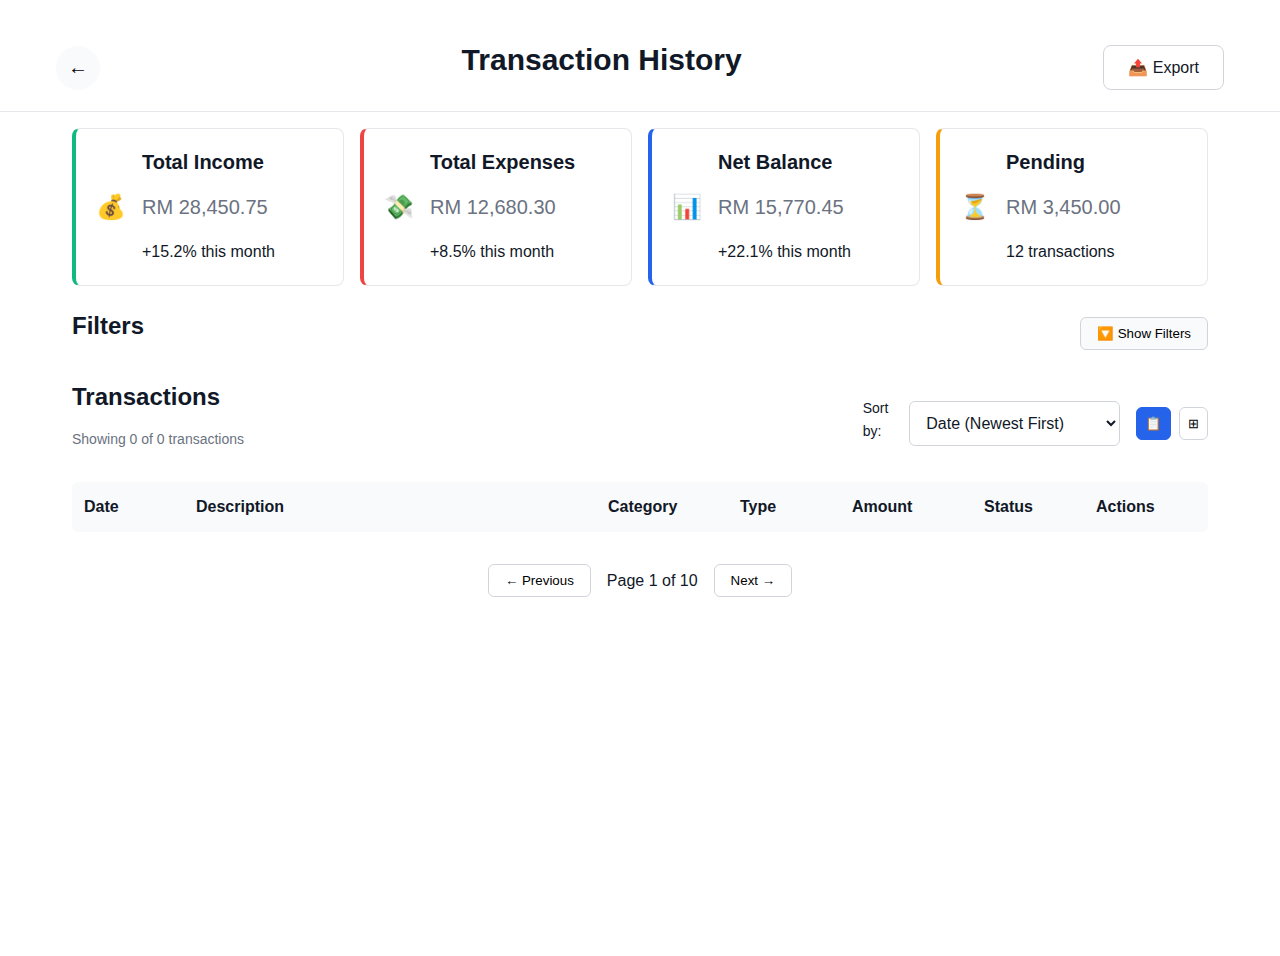
<file: transactions.html>
<!DOCTYPE html>
<html lang="en">
<head>
  <meta charset="UTF-8">
  <meta name="viewport" content="width=device-width, initial-scale=1.0">
  <title>Transactions - MSME Finance Platform</title>
  
  <!-- Stylesheets -->
  <link rel="stylesheet" href="css/main.css">
  <link rel="stylesheet" href="css/mobile.css">
  <link rel="stylesheet" href="css/accessibility.css">
  
  <!-- PWA Meta Tags -->
  <meta name="theme-color" content="#2563eb">
  <link rel="manifest" href="manifest.json">
  
  <!-- Accessibility -->
  <meta name="description" content="Transaction History - View and filter all your business transactions">
</head>
<body>
  <!-- Skip Links for Accessibility -->
  <div class="skip-links">
    <a href="#main-content" class="skip-link">Skip to main content</a>
  </div>

  <!-- ARIA Live Region -->
  <div id="live-region" class="sr-live-region" aria-live="polite"></div>

  <!-- Transactions Screen -->
  <div id="transactions-screen" class="screen active">
    <!-- Header -->
    <header class="app-header">
      <div class="header-content">
        <button class="back-btn" onclick="window.location.href='index.html'" aria-label="Back to dashboard">
          ←
        </button>
        <h1>Transaction History</h1>
        <div class="header-actions">
          <button class="btn-secondary" onclick="exportTransactions()">
            📤 Export
          </button>
        </div>
      </div>
    </header>

    <!-- Main Content -->
    <main id="main-content" class="transactions-main">
      <div class="container">
        <!-- Transaction Summary -->
        <section class="transaction-summary">
          <div class="summary-cards">
            <div class="summary-card income">
              <div class="card-icon">💰</div>
              <div class="card-info">
                <h3>Total Income</h3>
                <p class="card-value">RM 28,450.75</p>
                <span class="card-change positive">+15.2% this month</span>
              </div>
            </div>
            
            <div class="summary-card expense">
              <div class="card-icon">💸</div>
              <div class="card-info">
                <h3>Total Expenses</h3>
                <p class="card-value">RM 12,680.30</p>
                <span class="card-change negative">+8.5% this month</span>
              </div>
            </div>
            
            <div class="summary-card balance">
              <div class="card-icon">📊</div>
              <div class="card-info">
                <h3>Net Balance</h3>
                <p class="card-value">RM 15,770.45</p>
                <span class="card-change positive">+22.1% this month</span>
              </div>
            </div>
            
            <div class="summary-card pending">
              <div class="card-icon">⏳</div>
              <div class="card-info">
                <h3>Pending</h3>
                <p class="card-value">RM 3,450.00</p>
                <span class="card-change">12 transactions</span>
              </div>
            </div>
          </div>
        </section>

        <!-- Advanced Filters -->
        <section class="transaction-filters">
          <div class="filter-header">
            <h2>Filters</h2>
            <button class="filter-toggle" onclick="toggleFilters()" aria-expanded="false" aria-controls="filter-panel">
              🔽 Show Filters
            </button>
          </div>
          
          <div id="filter-panel" class="filter-panel collapsed">
            <!-- Quick Date Filters -->
            <div class="quick-filters">
              <h3>Quick Periods</h3>
              <div class="quick-filter-buttons">
                <button class="quick-filter-btn active" data-period="this-month" onclick="setQuickFilter('this-month')">This Month</button>
                <button class="quick-filter-btn" data-period="last-month" onclick="setQuickFilter('last-month')">Last Month</button>
                <button class="quick-filter-btn" data-period="this-quarter" onclick="setQuickFilter('this-quarter')">This Quarter</button>
                <button class="quick-filter-btn" data-period="this-year" onclick="setQuickFilter('this-year')">This Year</button>
                <button class="quick-filter-btn" data-period="last-30-days" onclick="setQuickFilter('last-30-days')">Last 30 Days</button>
                <button class="quick-filter-btn" data-period="last-90-days" onclick="setQuickFilter('last-90-days')">Last 90 Days</button>
              </div>
            </div>

            <!-- Custom Date Range -->
            <div class="date-filters">
              <h3>Custom Date Range</h3>
              <div class="date-inputs">
                <div class="form-group">
                  <label for="date-from">From Date</label>
                  <input type="date" id="date-from" aria-label="From date">
                </div>
                <div class="form-group">
                  <label for="date-to">To Date</label>
                  <input type="date" id="date-to" aria-label="To date">
                </div>
              </div>
            </div>

            <!-- Other Filters -->
            <div class="other-filters">
              <div class="filter-row">
                <div class="form-group">
                  <label for="transaction-type">Transaction Type</label>
                  <select id="transaction-type" aria-label="Filter by transaction type">
                    <option value="">All Types</option>
                    <option value="income">Income</option>
                    <option value="expense">Expense</option>
                    <option value="transfer">Transfer</option>
                    <option value="refund">Refund</option>
                  </select>
                </div>
                
                <div class="form-group">
                  <label for="category-filter">Category</label>
                  <select id="category-filter" aria-label="Filter by category">
                    <option value="">All Categories</option>
                    <option value="sales">Sales Revenue</option>
                    <option value="supplies">Supplies</option>
                    <option value="utilities">Utilities</option>
                    <option value="rent">Rent</option>
                    <option value="marketing">Marketing</option>
                    <option value="equipment">Equipment</option>
                    <option value="professional">Professional Services</option>
                    <option value="insurance">Insurance</option>
                    <option value="taxes">Taxes</option>
                    <option value="other">Other</option>
                  </select>
                </div>
                
                <div class="form-group">
                  <label for="status-filter">Status</label>
                  <select id="status-filter" aria-label="Filter by status">
                    <option value="">All Status</option>
                    <option value="completed">Completed</option>
                    <option value="pending">Pending</option>
                    <option value="failed">Failed</option>
                    <option value="cancelled">Cancelled</option>
                  </select>
                </div>
              </div>

              <!-- Amount Range -->
              <div class="amount-filter">
                <h3>Amount Range</h3>
                <div class="amount-inputs">
                  <div class="form-group">
                    <label for="amount-min">Min Amount (RM)</label>
                    <input type="number" id="amount-min" step="0.01" min="0" placeholder="0.00">
                  </div>
                  <div class="form-group">
                    <label for="amount-max">Max Amount (RM)</label>
                    <input type="number" id="amount-max" step="0.01" min="0" placeholder="No limit">
                  </div>
                </div>
              </div>

              <!-- Search -->
              <div class="search-filter">
                <h3>Search</h3>
                <div class="search-box">
                  <input type="text" id="transaction-search" placeholder="Search by description, reference, or customer..." aria-label="Search transactions">
                  <button class="search-btn" aria-label="Search">🔍</button>
                </div>
              </div>
            </div>

            <!-- Filter Actions -->
            <div class="filter-actions">
              <button class="btn-primary" onclick="applyFilters()">Apply Filters</button>
              <button class="btn-tertiary" onclick="clearAllFilters()">Clear All</button>
            </div>
          </div>
        </section>

        <!-- Transaction Results -->
        <section class="transaction-results">
          <div class="results-header">
            <div class="results-info">
              <h2>Transactions</h2>
              <p class="results-count">Showing <span id="results-count">0</span> of <span id="total-count">0</span> transactions</p>
            </div>
            
            <div class="results-controls">
              <div class="sort-controls">
                <label for="sort-by">Sort by:</label>
                <select id="sort-by" onchange="applySorting()">
                  <option value="date-desc">Date (Newest First)</option>
                  <option value="date-asc">Date (Oldest First)</option>
                  <option value="amount-desc">Amount (High to Low)</option>
                  <option value="amount-asc">Amount (Low to High)</option>
                  <option value="type">Transaction Type</option>
                  <option value="status">Status</option>
                </select>
              </div>
              
              <div class="view-controls">
                <button class="view-btn active" data-view="list" onclick="toggleView('list')" title="List View">📋</button>
                <button class="view-btn" data-view="cards" onclick="toggleView('cards')" title="Card View">⊞</button>
              </div>
            </div>
          </div>

          <!-- List View -->
          <div id="transaction-list" class="transaction-list active">
            <div class="list-header">
              <div class="header-cell">Date</div>
              <div class="header-cell">Description</div>
              <div class="header-cell">Category</div>
              <div class="header-cell">Type</div>
              <div class="header-cell">Amount</div>
              <div class="header-cell">Status</div>
              <div class="header-cell">Actions</div>
            </div>
            
            <div id="transaction-items" class="transaction-items">
              <!-- Dynamic content will be loaded here -->
            </div>
          </div>

          <!-- Card View -->
          <div id="transaction-cards-view" class="transaction-cards-view">
            <div id="transaction-cards" class="transaction-cards">
              <!-- Dynamic content will be loaded here -->
            </div>
          </div>
        </section>

        <!-- Pagination -->
        <div class="pagination">
          <button class="page-btn" onclick="changePage(-1)">← Previous</button>
          <span class="page-info">Page 1 of 10</span>
          <button class="page-btn" onclick="changePage(1)">Next →</button>
        </div>
      </div>
    </main>
  </div>

  <!-- Transaction Detail Modal -->
  <div id="transaction-detail-modal" class="modal">
    <div class="modal-content">
      <div class="modal-header">
        <h2 id="transaction-detail-title">Transaction Details</h2>
        <button class="close-btn" onclick="closeModal('transaction-detail-modal')">&times;</button>
      </div>
      
      <div class="modal-body">
        <div id="transaction-detail-content">
          <!-- Dynamic content will be loaded here -->
        </div>
      </div>
      
      <div class="modal-footer">
        <button class="btn-secondary" onclick="downloadReceipt()">📥 Download Receipt</button>
        <button class="btn-tertiary" onclick="closeModal('transaction-detail-modal')">Close</button>
      </div>
    </div>
  </div>

  <!-- Scripts -->
  <script src="data/mock-data.js"></script>
  <script>
    // Transaction Management Controller
    class TransactionController {
      constructor() {
        this.transactions = [];
        this.filteredTransactions = [];
        this.currentPage = 1;
        this.itemsPerPage = 20;
        this.currentView = 'list';
        this.filtersExpanded = false;
        
        this.init();
      }

      init() {
        this.loadMockData();
        this.setupEventListeners();
        this.setDefaultDates();
        this.applyQuickFilter('this-month');
      }

      loadMockData() {
        // Generate mock transaction data
        const categories = {
          income: ['sales', 'services', 'consulting', 'refund'],
          expense: ['supplies', 'utilities', 'rent', 'marketing', 'equipment', 'professional', 'insurance', 'taxes']
        };

        const statuses = ['completed', 'pending', 'failed', 'cancelled'];
        const customers = [
          'Ahmad Restaurant Sdn Bhd',
          'Tech Solutions Malaysia',
          'Green Valley Farm',
          'Sunrise Bakery',
          'Local Hardware Store',
          'KL Mart Sdn Bhd',
          'Digital Agency MY',
          'Fresh Food Supplier',
          'Office Equipment Rental',
          'Professional Accounting'
        ];

        this.transactions = [];
        
        // Generate transactions for the last 6 months
        const today = new Date();
        for (let i = 0; i < 180; i++) {
          const date = new Date(today);
          date.setDate(today.getDate() - i);
          
          const isIncome = Math.random() > 0.4; // 60% income, 40% expense
          const type = isIncome ? 'income' : 'expense';
          const categoryList = categories[type];
          const category = categoryList[Math.floor(Math.random() * categoryList.length)];
          const status = statuses[Math.floor(Math.random() * statuses.length)];
          const customer = customers[Math.floor(Math.random() * customers.length)];
          
          const baseAmount = isIncome ? 
            Math.random() * 5000 + 100 : // Income: RM 100 - RM 5100
            Math.random() * 2000 + 50;   // Expense: RM 50 - RM 2050
          
          const amount = Math.round(baseAmount * 100) / 100;
          
          const transaction = {
            id: `TXN-2024-${String(i + 1).padStart(4, '0')}`,
            date: date.toISOString().split('T')[0],
            description: this.generateDescription(type, category, customer),
            category,
            type,
            amount,
            status: Math.random() > 0.1 ? 'completed' : status, // 90% completed
            customer,
            reference: `REF-${Math.random().toString(36).substring(2, 8).toUpperCase()}`,
            paymentMethod: this.getRandomPaymentMethod(),
            notes: Math.random() > 0.7 ? this.generateNotes() : ''
          };
          
          this.transactions.push(transaction);
        }
        
        // Sort by date (newest first)
        this.transactions.sort((a, b) => new Date(b.date) - new Date(a.date));
        this.filteredTransactions = [...this.transactions];
      }

      generateDescription(type, category, customer) {
        const descriptions = {
          income: {
            sales: [`Payment from ${customer}`, `Invoice payment - ${customer}`, `Sales revenue - ${customer}`],
            services: [`Service payment - ${customer}`, `Consulting fee from ${customer}`, `Professional services - ${customer}`],
            consulting: [`Consulting project - ${customer}`, `Advisory services - ${customer}`, `Business consultation - ${customer}`],
            refund: [`Refund received - ${customer}`, `Credit adjustment - ${customer}`, `Refund processing - ${customer}`]
          },
          expense: {
            supplies: ['Office supplies purchase', 'Raw materials', 'Packaging materials', 'Stationery supplies'],
            utilities: ['Electricity bill', 'Water bill', 'Internet service', 'Phone bill', 'Gas bill'],
            rent: ['Office rent', 'Warehouse rent', 'Equipment rental', 'Vehicle rental'],
            marketing: ['Facebook Ads', 'Google Ads', 'Marketing materials', 'Promotional items', 'Website maintenance'],
            equipment: ['Computer purchase', 'Printer maintenance', 'Office furniture', 'Production equipment'],
            professional: ['Accounting services', 'Legal consultation', 'Tax preparation', 'Audit services'],
            insurance: ['Business insurance', 'Vehicle insurance', 'Property insurance', 'Health insurance'],
            taxes: ['Corporate tax', 'SST payment', 'Income tax', 'Property tax']
          }
        };
        
        const categoryDescriptions = descriptions[type][category];
        return categoryDescriptions[Math.floor(Math.random() * categoryDescriptions.length)];
      }

      getRandomPaymentMethod() {
        const methods = ['Bank Transfer', 'Credit Card', 'Cash', 'Online Banking', 'E-Wallet', 'Cheque'];
        return methods[Math.floor(Math.random() * methods.length)];
      }

      generateNotes() {
        const notes = [
          'Regular monthly payment',
          'Urgent payment processed',
          'Bulk order discount applied',
          'Payment delayed due to bank processing',
          'Early payment bonus included',
          'Partial payment - balance pending'
        ];
        return notes[Math.floor(Math.random() * notes.length)];
      }

      setupEventListeners() {
        // Search functionality
        document.getElementById('transaction-search').addEventListener('input', (e) => {
          this.searchTransactions(e.target.value);
        });

        // Filter changes
        ['transaction-type', 'category-filter', 'status-filter'].forEach(id => {
          document.getElementById(id).addEventListener('change', () => {
            this.applyFilters();
          });
        });

        // Date filters
        ['date-from', 'date-to'].forEach(id => {
          document.getElementById(id).addEventListener('change', () => {
            this.applyFilters();
          });
        });

        // Amount filters
        ['amount-min', 'amount-max'].forEach(id => {
          document.getElementById(id).addEventListener('input', () => {
            this.applyFilters();
          });
        });
      }

      setDefaultDates() {
        const today = new Date();
        const firstDay = new Date(today.getFullYear(), today.getMonth(), 1);
        
        document.getElementById('date-from').value = firstDay.toISOString().split('T')[0];
        document.getElementById('date-to').value = today.toISOString().split('T')[0];
      }

      toggleFilters() {
        this.filtersExpanded = !this.filtersExpanded;
        const panel = document.getElementById('filter-panel');
        const toggle = document.querySelector('.filter-toggle');
        
        if (this.filtersExpanded) {
          panel.classList.remove('collapsed');
          toggle.textContent = '🔼 Hide Filters';
          toggle.setAttribute('aria-expanded', 'true');
        } else {
          panel.classList.add('collapsed');
          toggle.textContent = '🔽 Show Filters';
          toggle.setAttribute('aria-expanded', 'false');
        }
      }

      setQuickFilter(period) {
        // Update active button
        document.querySelectorAll('.quick-filter-btn').forEach(btn => {
          btn.classList.remove('active');
        });
        document.querySelector(`[data-period="${period}"]`).classList.add('active');

        // Calculate date range
        const today = new Date();
        let fromDate, toDate = today;

        switch (period) {
          case 'this-month':
            fromDate = new Date(today.getFullYear(), today.getMonth(), 1);
            break;
          case 'last-month':
            fromDate = new Date(today.getFullYear(), today.getMonth() - 1, 1);
            toDate = new Date(today.getFullYear(), today.getMonth(), 0);
            break;
          case 'this-quarter':
            const quarter = Math.floor(today.getMonth() / 3);
            fromDate = new Date(today.getFullYear(), quarter * 3, 1);
            break;
          case 'this-year':
            fromDate = new Date(today.getFullYear(), 0, 1);
            break;
          case 'last-30-days':
            fromDate = new Date(today);
            fromDate.setDate(today.getDate() - 30);
            break;
          case 'last-90-days':
            fromDate = new Date(today);
            fromDate.setDate(today.getDate() - 90);
            break;
          default:
            fromDate = new Date(today.getFullYear(), today.getMonth(), 1);
        }

        // Update date inputs
        document.getElementById('date-from').value = fromDate.toISOString().split('T')[0];
        document.getElementById('date-to').value = toDate.toISOString().split('T')[0];

        // Apply filters
        this.applyFilters();
      }

      applyFilters() {
        const filters = {
          type: document.getElementById('transaction-type').value,
          category: document.getElementById('category-filter').value,
          status: document.getElementById('status-filter').value,
          dateFrom: document.getElementById('date-from').value,
          dateTo: document.getElementById('date-to').value,
          amountMin: parseFloat(document.getElementById('amount-min').value) || 0,
          amountMax: parseFloat(document.getElementById('amount-max').value) || Infinity,
          search: document.getElementById('transaction-search').value.toLowerCase()
        };

        this.filteredTransactions = this.transactions.filter(transaction => {
          const matchesType = !filters.type || transaction.type === filters.type;
          const matchesCategory = !filters.category || transaction.category === filters.category;
          const matchesStatus = !filters.status || transaction.status === filters.status;
          const matchesDateRange = this.isDateInRange(transaction.date, filters.dateFrom, filters.dateTo);
          const matchesAmountRange = transaction.amount >= filters.amountMin && transaction.amount <= filters.amountMax;
          const matchesSearch = !filters.search || 
            transaction.description.toLowerCase().includes(filters.search) ||
            transaction.customer.toLowerCase().includes(filters.search) ||
            transaction.reference.toLowerCase().includes(filters.search) ||
            transaction.id.toLowerCase().includes(filters.search);

          return matchesType && matchesCategory && matchesStatus && 
                 matchesDateRange && matchesAmountRange && matchesSearch;
        });

        this.currentPage = 1;
        this.renderTransactions();
        this.updateSummary();
        this.announce(`Found ${this.filteredTransactions.length} transactions`);
      }

      isDateInRange(transactionDate, fromDate, toDate) {
        if (!fromDate && !toDate) return true;
        
        const date = new Date(transactionDate);
        const from = fromDate ? new Date(fromDate) : new Date('1900-01-01');
        const to = toDate ? new Date(toDate) : new Date('2099-12-31');
        
        return date >= from && date <= to;
      }

      clearAllFilters() {
        // Clear all filter inputs
        document.getElementById('transaction-type').value = '';
        document.getElementById('category-filter').value = '';
        document.getElementById('status-filter').value = '';
        document.getElementById('transaction-search').value = '';
        document.getElementById('amount-min').value = '';
        document.getElementById('amount-max').value = '';

        // Reset to this month
        this.setDefaultDates();
        this.setQuickFilter('this-month');
      }

      applySorting() {
        const sortBy = document.getElementById('sort-by').value;
        
        this.filteredTransactions.sort((a, b) => {
          switch (sortBy) {
            case 'date-desc':
              return new Date(b.date) - new Date(a.date);
            case 'date-asc':
              return new Date(a.date) - new Date(b.date);
            case 'amount-desc':
              return b.amount - a.amount;
            case 'amount-asc':
              return a.amount - b.amount;
            case 'type':
              return a.type.localeCompare(b.type);
            case 'status':
              return a.status.localeCompare(b.status);
            default:
              return new Date(b.date) - new Date(a.date);
          }
        });

        this.renderTransactions();
      }

      toggleView(view) {
        this.currentView = view;
        
        // Update view buttons
        document.querySelectorAll('.view-btn').forEach(btn => {
          btn.classList.remove('active');
        });
        document.querySelector(`[data-view="${view}"]`).classList.add('active');
        
        // Toggle view containers
        document.getElementById('transaction-list').classList.toggle('active', view === 'list');
        document.getElementById('transaction-cards-view').classList.toggle('active', view === 'cards');
        
        this.renderTransactions();
      }

      renderTransactions() {
        const startIndex = (this.currentPage - 1) * this.itemsPerPage;
        const endIndex = startIndex + this.itemsPerPage;
        const pageTransactions = this.filteredTransactions.slice(startIndex, endIndex);

        if (this.currentView === 'list') {
          this.renderListView(pageTransactions);
        } else {
          this.renderCardView(pageTransactions);
        }

        this.updatePagination();
        this.updateResultsCount();
      }

      renderListView(transactions) {
        const container = document.getElementById('transaction-items');
        container.innerHTML = transactions.map(transaction => `
          <div class="transaction-item" onclick="viewTransactionDetail('${transaction.id}')">
            <div class="item-cell">${this.formatDate(transaction.date)}</div>
            <div class="item-cell">
              <div class="transaction-description">
                <span class="description-text">${transaction.description}</span>
                <span class="reference-text">${transaction.reference}</span>
              </div>
            </div>
            <div class="item-cell">
              <span class="category-badge ${transaction.category}">${this.formatCategory(transaction.category)}</span>
            </div>
            <div class="item-cell">
              <span class="type-badge ${transaction.type}">${this.formatType(transaction.type)}</span>
            </div>
            <div class="item-cell">
              <span class="amount ${transaction.type}">
                ${transaction.type === 'expense' ? '-' : '+'}RM ${transaction.amount.toFixed(2)}
              </span>
            </div>
            <div class="item-cell">
              <span class="status-badge ${transaction.status}">${this.formatStatus(transaction.status)}</span>
            </div>
            <div class="item-cell">
              <div class="action-buttons">
                <button class="action-btn" onclick="event.stopPropagation(); viewTransactionDetail('${transaction.id}')" title="View">👁️</button>
                <button class="action-btn" onclick="event.stopPropagation(); downloadReceipt('${transaction.id}')" title="Download">📥</button>
              </div>
            </div>
          </div>
        `).join('');
      }

      renderCardView(transactions) {
        const container = document.getElementById('transaction-cards');
        container.innerHTML = transactions.map(transaction => `
          <div class="transaction-card" onclick="viewTransactionDetail('${transaction.id}')">
            <div class="card-header">
              <div class="transaction-info">
                <span class="transaction-id">${transaction.id}</span>
                <span class="transaction-date">${this.formatDate(transaction.date)}</span>
              </div>
              <div class="transaction-badges">
                <span class="type-badge ${transaction.type}">${this.formatType(transaction.type)}</span>
                <span class="status-badge ${transaction.status}">${this.formatStatus(transaction.status)}</span>
              </div>
            </div>
            <div class="card-body">
              <h4>${transaction.description}</h4>
              <p class="customer">${transaction.customer}</p>
              <p class="reference">Ref: ${transaction.reference}</p>
              <div class="amount-info">
                <span class="amount ${transaction.type}">
                  ${transaction.type === 'expense' ? '-' : '+'}RM ${transaction.amount.toFixed(2)}
                </span>
                <span class="category-badge ${transaction.category}">${this.formatCategory(transaction.category)}</span>
              </div>
            </div>
            <div class="card-actions">
              <button class="action-btn" onclick="event.stopPropagation(); viewTransactionDetail('${transaction.id}')" title="View">👁️</button>
              <button class="action-btn" onclick="event.stopPropagation(); downloadReceipt('${transaction.id}')" title="Download">📥</button>
            </div>
          </div>
        `).join('');
      }

      updatePagination() {
        const totalPages = Math.ceil(this.filteredTransactions.length / this.itemsPerPage);
        document.querySelector('.page-info').textContent = `Page ${this.currentPage} of ${totalPages}`;
        
        document.querySelector('.page-btn[onclick="changePage(-1)"]').disabled = this.currentPage === 1;
        document.querySelector('.page-btn[onclick="changePage(1)"]').disabled = this.currentPage === totalPages;
      }

      updateResultsCount() {
        const startIndex = (this.currentPage - 1) * this.itemsPerPage;
        const endIndex = Math.min(startIndex + this.itemsPerPage, this.filteredTransactions.length);
        
        document.getElementById('results-count').textContent = this.filteredTransactions.length;
        document.getElementById('total-count').textContent = this.transactions.length;
      }

      updateSummary() {
        const income = this.filteredTransactions
          .filter(t => t.type === 'income' && t.status === 'completed')
          .reduce((sum, t) => sum + t.amount, 0);
        
        const expenses = this.filteredTransactions
          .filter(t => t.type === 'expense' && t.status === 'completed')
          .reduce((sum, t) => sum + t.amount, 0);
        
        const pending = this.filteredTransactions
          .filter(t => t.status === 'pending')
          .reduce((sum, t) => sum + t.amount, 0);

        // Update summary cards
        document.querySelector('.summary-card.income .card-value').textContent = `RM ${income.toFixed(2)}`;
        document.querySelector('.summary-card.expense .card-value').textContent = `RM ${expenses.toFixed(2)}`;
        document.querySelector('.summary-card.balance .card-value').textContent = `RM ${(income - expenses).toFixed(2)}`;
        document.querySelector('.summary-card.pending .card-value').textContent = `RM ${pending.toFixed(2)}`;
      }

      changePage(direction) {
        const totalPages = Math.ceil(this.filteredTransactions.length / this.itemsPerPage);
        const newPage = this.currentPage + direction;
        
        if (newPage >= 1 && newPage <= totalPages) {
          this.currentPage = newPage;
          this.renderTransactions();
          window.scrollTo({ top: 0, behavior: 'smooth' });
        }
      }

      viewTransactionDetail(transactionId) {
        const transaction = this.transactions.find(t => t.id === transactionId);
        if (!transaction) return;

        document.getElementById('transaction-detail-title').textContent = `Transaction ${transaction.id}`;
        
        const content = document.getElementById('transaction-detail-content');
        content.innerHTML = `
          <div class="transaction-detail">
            <div class="detail-section">
              <h3>Transaction Information</h3>
              <div class="detail-grid">
                <div class="detail-item">
                  <label>Transaction ID:</label>
                  <span>${transaction.id}</span>
                </div>
                <div class="detail-item">
                  <label>Date:</label>
                  <span>${this.formatDate(transaction.date)}</span>
                </div>
                <div class="detail-item">
                  <label>Type:</label>
                  <span class="type-badge ${transaction.type}">${this.formatType(transaction.type)}</span>
                </div>
                <div class="detail-item">
                  <label>Status:</label>
                  <span class="status-badge ${transaction.status}">${this.formatStatus(transaction.status)}</span>
                </div>
                <div class="detail-item">
                  <label>Amount:</label>
                  <span class="amount ${transaction.type}">
                    ${transaction.type === 'expense' ? '-' : '+'}RM ${transaction.amount.toFixed(2)}
                  </span>
                </div>
                <div class="detail-item">
                  <label>Category:</label>
                  <span class="category-badge ${transaction.category}">${this.formatCategory(transaction.category)}</span>
                </div>
              </div>
            </div>
            
            <div class="detail-section">
              <h3>Description & Details</h3>
              <p><strong>Description:</strong> ${transaction.description}</p>
              <p><strong>Customer/Vendor:</strong> ${transaction.customer}</p>
              <p><strong>Reference:</strong> ${transaction.reference}</p>
              <p><strong>Payment Method:</strong> ${transaction.paymentMethod}</p>
              ${transaction.notes ? `<p><strong>Notes:</strong> ${transaction.notes}</p>` : ''}
            </div>
          </div>
        `;
        
        document.getElementById('transaction-detail-modal').classList.add('active');
      }

      formatDate(dateString) {
        return new Date(dateString).toLocaleDateString('en-MY', {
          day: '2-digit',
          month: 'short',
          year: 'numeric'
        });
      }

      formatType(type) {
        const typeMap = {
          'income': 'Income',
          'expense': 'Expense',
          'transfer': 'Transfer',
          'refund': 'Refund'
        };
        return typeMap[type] || type;
      }

      formatStatus(status) {
        const statusMap = {
          'completed': 'Completed',
          'pending': 'Pending',
          'failed': 'Failed',
          'cancelled': 'Cancelled'
        };
        return statusMap[status] || status;
      }

      formatCategory(category) {
        const categoryMap = {
          'sales': 'Sales Revenue',
          'services': 'Services',
          'consulting': 'Consulting',
          'refund': 'Refund',
          'supplies': 'Supplies',
          'utilities': 'Utilities',
          'rent': 'Rent',
          'marketing': 'Marketing',
          'equipment': 'Equipment',
          'professional': 'Professional',
          'insurance': 'Insurance',
          'taxes': 'Taxes',
          'other': 'Other'
        };
        return categoryMap[category] || category;
      }

      searchTransactions(query) {
        // Apply search with current filters
        this.applyFilters();
      }

      announce(message) {
        document.getElementById('live-region').textContent = message;
      }
    }

    // Global functions
    function toggleFilters() {
      transactionController.toggleFilters();
    }

    function setQuickFilter(period) {
      transactionController.setQuickFilter(period);
    }

    function applyFilters() {
      transactionController.applyFilters();
    }

    function clearAllFilters() {
      transactionController.clearAllFilters();
    }

    function applySorting() {
      transactionController.applySorting();
    }

    function toggleView(view) {
      transactionController.toggleView(view);
    }

    function changePage(direction) {
      transactionController.changePage(direction);
    }

    function viewTransactionDetail(transactionId) {
      transactionController.viewTransactionDetail(transactionId);
    }

    function downloadReceipt(transactionId) {
      alert(`Download receipt for transaction ${transactionId || 'current'}`);
    }

    function exportTransactions() {
      alert('Export transactions functionality');
    }

    function closeModal(modalId) {
      document.getElementById(modalId).classList.remove('active');
    }

    // Initialize
    let transactionController;
    document.addEventListener('DOMContentLoaded', () => {
      transactionController = new TransactionController();
    });
  </script>

  <style>
    /* Transaction Page Styles */
    .transactions-main {
      padding: var(--spacing-4) 0;
      min-height: calc(100vh - 80px);
    }

    /* Summary Cards */
    .transaction-summary {
      margin-bottom: var(--spacing-6);
    }

    .summary-cards {
      display: grid;
      grid-template-columns: repeat(auto-fit, minmax(250px, 1fr));
      gap: var(--spacing-4);
    }

    .summary-card {
      display: flex;
      align-items: center;
      gap: var(--spacing-4);
      padding: var(--spacing-5);
      background: var(--bg-surface);
      border-radius: var(--radius-lg);
      border: 1px solid var(--border-light);
    }

    .summary-card.income {
      border-left: 4px solid var(--secondary-green);
    }

    .summary-card.expense {
      border-left: 4px solid var(--error);
    }

    .summary-card.balance {
      border-left: 4px solid var(--primary-blue);
    }

    .summary-card.pending {
      border-left: 4px solid var(--warning);
    }

    /* Filters */
    .transaction-filters {
      margin-bottom: var(--spacing-6);
    }

    .filter-header {
      display: flex;
      justify-content: space-between;
      align-items: center;
      margin-bottom: var(--spacing-4);
    }

    .filter-toggle {
      background: var(--bg-secondary);
      border: 1px solid var(--border-medium);
      padding: var(--spacing-2) var(--spacing-4);
      border-radius: var(--radius-md);
      cursor: pointer;
    }

    .filter-panel {
      background: var(--bg-surface);
      border: 1px solid var(--border-light);
      border-radius: var(--radius-lg);
      padding: var(--spacing-5);
      transition: all var(--transition-normal);
    }

    .filter-panel.collapsed {
      display: none;
    }

    .filter-panel h3 {
      margin-bottom: var(--spacing-3);
      font-size: var(--font-size-base);
      color: var(--text-primary);
    }

    .quick-filters {
      margin-bottom: var(--spacing-5);
    }

    .quick-filter-buttons {
      display: flex;
      gap: var(--spacing-2);
      flex-wrap: wrap;
    }

    .quick-filter-btn {
      padding: var(--spacing-2) var(--spacing-4);
      border: 1px solid var(--border-medium);
      background: var(--bg-surface);
      border-radius: var(--radius-md);
      cursor: pointer;
      font-size: var(--font-size-sm);
      transition: all var(--transition-fast);
    }

    .quick-filter-btn.active,
    .quick-filter-btn:hover {
      background: var(--primary-blue);
      color: var(--text-inverse);
      border-color: var(--primary-blue);
    }

    .date-filters,
    .other-filters,
    .amount-filter,
    .search-filter {
      margin-bottom: var(--spacing-4);
    }

    .date-inputs,
    .filter-row,
    .amount-inputs {
      display: grid;
      grid-template-columns: repeat(auto-fit, minmax(200px, 1fr));
      gap: var(--spacing-4);
    }

    .search-box {
      position: relative;
    }

    .search-box input {
      width: 100%;
      padding-right: var(--spacing-10);
    }

    .search-btn {
      position: absolute;
      right: var(--spacing-3);
      top: 50%;
      transform: translateY(-50%);
      background: none;
      border: none;
      cursor: pointer;
    }

    .filter-actions {
      display: flex;
      gap: var(--spacing-3);
      margin-top: var(--spacing-4);
      padding-top: var(--spacing-4);
      border-top: 1px solid var(--border-light);
    }

    /* Results */
    .transaction-results {
      margin-bottom: var(--spacing-6);
    }

    .results-header {
      display: flex;
      justify-content: space-between;
      align-items: center;
      margin-bottom: var(--spacing-4);
    }

    .results-count {
      color: var(--text-secondary);
      font-size: var(--font-size-sm);
    }

    .results-controls {
      display: flex;
      gap: var(--spacing-4);
      align-items: center;
    }

    .sort-controls {
      display: flex;
      gap: var(--spacing-2);
      align-items: center;
    }

    .view-controls {
      display: flex;
      gap: var(--spacing-2);
    }

    .view-btn {
      padding: var(--spacing-2);
      border: 1px solid var(--border-medium);
      background: var(--bg-surface);
      border-radius: var(--radius-md);
      cursor: pointer;
    }

    .view-btn.active {
      background: var(--primary-blue);
      color: var(--text-inverse);
      border-color: var(--primary-blue);
    }

    /* List View */
    .transaction-list {
      display: none;
    }

    .transaction-list.active {
      display: block;
    }

    .list-header {
      display: grid;
      grid-template-columns: 100px 2fr 120px 100px 120px 100px 100px;
      gap: var(--spacing-3);
      padding: var(--spacing-3);
      background: var(--bg-secondary);
      border-radius: var(--radius-md);
      font-weight: 600;
      margin-bottom: var(--spacing-2);
    }

    .transaction-item {
      display: grid;
      grid-template-columns: 100px 2fr 120px 100px 120px 100px 100px;
      gap: var(--spacing-3);
      padding: var(--spacing-4);
      background: var(--bg-surface);
      border: 1px solid var(--border-light);
      border-radius: var(--radius-md);
      margin-bottom: var(--spacing-2);
      cursor: pointer;
      transition: all var(--transition-fast);
    }

    .transaction-item:hover {
      border-color: var(--primary-blue);
      box-shadow: 0 2px 8px rgba(37, 99, 235, 0.1);
    }

    .item-cell {
      display: flex;
      align-items: center;
    }

    .transaction-description {
      display: flex;
      flex-direction: column;
    }

    .description-text {
      font-weight: 500;
      margin-bottom: var(--spacing-1);
    }

    .reference-text {
      font-size: var(--font-size-xs);
      color: var(--text-secondary);
    }

    /* Card View */
    .transaction-cards-view {
      display: none;
    }

    .transaction-cards-view.active {
      display: block;
    }

    .transaction-cards {
      display: grid;
      grid-template-columns: repeat(auto-fill, minmax(350px, 1fr));
      gap: var(--spacing-4);
    }

    .transaction-card {
      background: var(--bg-surface);
      border: 1px solid var(--border-light);
      border-radius: var(--radius-lg);
      padding: var(--spacing-4);
      cursor: pointer;
      transition: all var(--transition-fast);
    }

    .transaction-card:hover {
      border-color: var(--primary-blue);
      box-shadow: 0 4px 12px rgba(37, 99, 235, 0.1);
    }

    .card-header {
      display: flex;
      justify-content: space-between;
      margin-bottom: var(--spacing-3);
    }

    .transaction-info {
      display: flex;
      flex-direction: column;
    }

    .transaction-id {
      font-weight: 600;
      color: var(--primary-blue);
      font-size: var(--font-size-sm);
    }

    .transaction-date {
      font-size: var(--font-size-xs);
      color: var(--text-secondary);
    }

    .transaction-badges {
      display: flex;
      flex-direction: column;
      gap: var(--spacing-1);
      align-items: flex-end;
    }

    .card-body h4 {
      margin-bottom: var(--spacing-2);
      font-size: var(--font-size-base);
    }

    .card-body p {
      margin-bottom: var(--spacing-1);
      font-size: var(--font-size-sm);
      color: var(--text-secondary);
    }

    .amount-info {
      display: flex;
      justify-content: space-between;
      align-items: center;
      margin-top: var(--spacing-3);
    }

    .card-actions {
      display: flex;
      gap: var(--spacing-2);
      margin-top: var(--spacing-3);
      padding-top: var(--spacing-3);
      border-top: 1px solid var(--border-light);
    }

    /* Badges */
    .type-badge,
    .status-badge,
    .category-badge {
      padding: var(--spacing-1) var(--spacing-2);
      border-radius: var(--radius-full);
      font-size: var(--font-size-xs);
      font-weight: 500;
      text-transform: uppercase;
    }

    .type-badge.income {
      background: rgba(16, 185, 129, 0.1);
      color: var(--secondary-green);
    }

    .type-badge.expense {
      background: rgba(239, 68, 68, 0.1);
      color: var(--error);
    }

    .type-badge.transfer {
      background: rgba(59, 130, 246, 0.1);
      color: var(--primary-blue);
    }

    .type-badge.refund {
      background: rgba(168, 85, 247, 0.1);
      color: var(--purple-600);
    }

    .status-badge.completed {
      background: rgba(16, 185, 129, 0.1);
      color: var(--secondary-green);
    }

    .status-badge.pending {
      background: rgba(245, 158, 11, 0.1);
      color: var(--warning);
    }

    .status-badge.failed {
      background: rgba(239, 68, 68, 0.1);
      color: var(--error);
    }

    .status-badge.cancelled {
      background: var(--gray-100);
      color: var(--gray-600);
    }

    .category-badge {
      background: var(--bg-secondary);
      color: var(--text-secondary);
      border: 1px solid var(--border-light);
    }

    /* Amount styling */
    .amount {
      font-weight: 600;
      font-size: var(--font-size-base);
    }

    .amount.income {
      color: var(--secondary-green);
    }

    .amount.expense {
      color: var(--error);
    }

    /* Action buttons */
    .action-buttons {
      display: flex;
      gap: var(--spacing-2);
    }

    .action-btn {
      padding: var(--spacing-1);
      background: none;
      border: 1px solid var(--border-light);
      border-radius: var(--radius-sm);
      cursor: pointer;
      transition: all var(--transition-fast);
    }

    .action-btn:hover {
      background: var(--bg-secondary);
    }

    /* Pagination */
    .pagination {
      display: flex;
      justify-content: center;
      align-items: center;
      gap: var(--spacing-4);
      margin-top: var(--spacing-6);
    }

    .page-btn {
      padding: var(--spacing-2) var(--spacing-4);
      border: 1px solid var(--border-medium);
      background: var(--bg-surface);
      border-radius: var(--radius-md);
      cursor: pointer;
    }

    .page-btn:disabled {
      opacity: 0.5;
      cursor: not-allowed;
    }

    /* Transaction Detail Modal */
    .transaction-detail {
      padding: var(--spacing-4);
    }

    .detail-section {
      margin-bottom: var(--spacing-5);
    }

    .detail-section h3 {
      margin-bottom: var(--spacing-3);
      padding-bottom: var(--spacing-2);
      border-bottom: 1px solid var(--border-light);
    }

    .detail-grid {
      display: grid;
      grid-template-columns: repeat(auto-fit, minmax(200px, 1fr));
      gap: var(--spacing-3);
    }

    .detail-item {
      display: flex;
      flex-direction: column;
      gap: var(--spacing-1);
    }

    .detail-item label {
      font-weight: 500;
      color: var(--text-secondary);
      font-size: var(--font-size-sm);
    }

    /* Mobile responsiveness */
    @media (max-width: 768px) {
      .filter-header {
        flex-direction: column;
        align-items: stretch;
        gap: var(--spacing-3);
      }

      .quick-filter-buttons {
        display: grid;
        grid-template-columns: repeat(2, 1fr);
        gap: var(--spacing-2);
      }

      .date-inputs,
      .filter-row,
      .amount-inputs {
        grid-template-columns: 1fr;
      }

      .results-header {
        flex-direction: column;
        align-items: stretch;
        gap: var(--spacing-3);
      }

      .results-controls {
        justify-content: space-between;
      }

      .list-header {
        display: none;
      }

      .transaction-item {
        grid-template-columns: 1fr;
        gap: var(--spacing-2);
      }

      .item-cell {
        justify-content: space-between;
      }

      .item-cell::before {
        content: attr(data-label);
        font-weight: 600;
        margin-right: var(--spacing-2);
      }

      .transaction-cards {
        grid-template-columns: 1fr;
      }

      .summary-cards {
        grid-template-columns: 1fr;
      }

      .detail-grid {
        grid-template-columns: 1fr;
      }
    }
  </style>
</body>
</html>
</file>
<file: css/main.css>
/* ===== CSS CUSTOM PROPERTIES ===== */
:root {
  /* Primary Colors */
  --primary-blue: #2563eb;
  --primary-blue-light: #3b82f6;
  --primary-blue-dark: #1d4ed8;
  
  /* Secondary Colors */
  --secondary-green: #10b981;
  --secondary-green-light: #34d399;
  --secondary-green-dark: #059669;
  
  /* Neutral Colors */
  --gray-50: #f9fafb;
  --gray-100: #f3f4f6;
  --gray-200: #e5e7eb;
  --gray-300: #d1d5db;
  --gray-400: #9ca3af;
  --gray-500: #6b7280;
  --gray-600: #4b5563;
  --gray-700: #374151;
  --gray-800: #1f2937;
  --gray-900: #111827;
  
  /* Status Colors */
  --success: #10b981;
  --warning: #f59e0b;
  --error: #ef4444;
  --info: #3b82f6;
  
  /* Background Colors */
  --bg-primary: #ffffff;
  --bg-secondary: #f9fafb;
  --bg-tertiary: #f3f4f6;
  
  /* Text Colors */
  --text-primary: #111827;
  --text-secondary: #6b7280;
  --text-tertiary: #9ca3af;
  --text-inverse: #ffffff;
  
  /* Border Colors */
  --border-light: #e5e7eb;
  --border-medium: #d1d5db;
  --border-dark: #9ca3af;
  
  /* Shadow */
  --shadow-sm: 0 1px 2px 0 rgb(0 0 0 / 0.05);
  --shadow-md: 0 4px 6px -1px rgb(0 0 0 / 0.1), 0 2px 4px -2px rgb(0 0 0 / 0.1);
  --shadow-lg: 0 10px 15px -3px rgb(0 0 0 / 0.1), 0 4px 6px -4px rgb(0 0 0 / 0.1);
  --shadow-xl: 0 20px 25px -5px rgb(0 0 0 / 0.1), 0 8px 10px -6px rgb(0 0 0 / 0.1);
  
  /* Typography */
  --font-family: 'Inter', -apple-system, BlinkMacSystemFont, 'Segoe UI', Roboto, sans-serif;
  --font-size-xs: 0.75rem;
  --font-size-sm: 0.875rem;
  --font-size-base: 1rem;
  --font-size-lg: 1.125rem;
  --font-size-xl: 1.25rem;
  --font-size-2xl: 1.5rem;
  --font-size-3xl: 1.875rem;
  --font-size-4xl: 2.25rem;
  
  /* Spacing */
  --spacing-1: 0.25rem;
  --spacing-2: 0.5rem;
  --spacing-3: 0.75rem;
  --spacing-4: 1rem;
  --spacing-5: 1.25rem;
  --spacing-6: 1.5rem;
  --spacing-8: 2rem;
  --spacing-10: 2.5rem;
  --spacing-12: 3rem;
  --spacing-16: 4rem;
  --spacing-20: 5rem;
  
  /* Border Radius */
  --radius-sm: 0.125rem;
  --radius-md: 0.375rem;
  --radius-lg: 0.5rem;
  --radius-xl: 0.75rem;
  --radius-2xl: 1rem;
  --radius-full: 9999px;
  
  /* Transitions */
  --transition-fast: 150ms ease-in-out;
  --transition-normal: 300ms ease-in-out;
  --transition-slow: 500ms ease-in-out;
  
  /* Z-index */
  --z-dropdown: 1000;
  --z-sticky: 1020;
  --z-fixed: 1030;
  --z-modal: 1050;
  --z-tooltip: 1070;
}

/* ===== RESET & BASE STYLES ===== */
*,
*::before,
*::after {
  box-sizing: border-box;
  margin: 0;
  padding: 0;
}

html {
  font-size: 16px;
  line-height: 1.5;
  -webkit-text-size-adjust: 100%;
  -moz-text-size-adjust: 100%;
  text-size-adjust: 100%;
  scroll-behavior: smooth;
}

body {
  font-family: var(--font-family);
  font-size: var(--font-size-base);
  font-weight: 400;
  line-height: 1.6;
  color: var(--text-primary);
  background-color: var(--bg-primary);
  -webkit-font-smoothing: antialiased;
  -moz-osx-font-smoothing: grayscale;
  overflow-x: hidden;
}

/* ===== TYPOGRAPHY ===== */
h1, h2, h3, h4, h5, h6 {
  font-weight: 600;
  line-height: 1.3;
  margin-bottom: var(--spacing-4);
}

h1 { font-size: var(--font-size-3xl); }
h2 { font-size: var(--font-size-2xl); }
h3 { font-size: var(--font-size-xl); }
h4 { font-size: var(--font-size-lg); }
h5 { font-size: var(--font-size-base); }
h6 { font-size: var(--font-size-sm); }

p {
  margin-bottom: var(--spacing-4);
  color: var(--text-secondary);
}

a {
  color: var(--primary-blue);
  text-decoration: none;
  transition: color var(--transition-fast);
}

a:hover {
  color: var(--primary-blue-dark);
}

/* ===== BUTTONS ===== */
.btn-primary,
.btn-secondary,
.btn-tertiary {
  display: inline-flex;
  align-items: center;
  justify-content: center;
  gap: var(--spacing-2);
  padding: var(--spacing-3) var(--spacing-6);
  font-size: var(--font-size-base);
  font-weight: 500;
  border-radius: var(--radius-lg);
  border: none;
  cursor: pointer;
  transition: all var(--transition-fast);
  text-align: center;
  text-decoration: none;
  min-height: 44px; /* Touch target size */
  white-space: nowrap;
}

.btn-primary {
  background-color: var(--primary-blue);
  color: var(--text-inverse);
  box-shadow: var(--shadow-sm);
}

.btn-primary:hover {
  background-color: var(--primary-blue-dark);
  box-shadow: var(--shadow-md);
}

.btn-secondary {
  background-color: var(--bg-primary);
  color: var(--text-primary);
  border: 1px solid var(--border-medium);
}

.btn-secondary:hover {
  background-color: var(--bg-secondary);
  border-color: var(--border-dark);
}

.btn-tertiary {
  background-color: transparent;
  color: var(--primary-blue);
  border: none;
}

.btn-tertiary:hover {
  background-color: var(--bg-secondary);
}

/* ===== FORMS ===== */
.form-group {
  margin-bottom: var(--spacing-5);
}

.form-row {
  display: flex;
  gap: var(--spacing-4);
}

.form-row .form-group {
  flex: 1;
}

label {
  display: block;
  font-size: var(--font-size-sm);
  font-weight: 500;
  color: var(--text-primary);
  margin-bottom: var(--spacing-2);
}

input,
select,
textarea {
  width: 100%;
  padding: var(--spacing-3);
  font-size: var(--font-size-base);
  color: var(--text-primary);
  background-color: var(--bg-primary);
  border: 1px solid var(--border-medium);
  border-radius: var(--radius-md);
  transition: border-color var(--transition-fast), box-shadow var(--transition-fast);
  min-height: 44px; /* Touch target size */
}

input:focus,
select:focus,
textarea:focus {
  outline: none;
  border-color: var(--primary-blue);
  box-shadow: 0 0 0 3px rgb(37 99 235 / 0.1);
}

input::placeholder,
textarea::placeholder {
  color: var(--text-tertiary);
}

/* ===== LAYOUT COMPONENTS ===== */
.container {
  width: 100%;
  max-width: 1200px;
  margin: 0 auto;
  padding: 0 var(--spacing-4);
}

.screen {
  display: none;
  min-height: 100vh;
  background-color: var(--bg-primary);
}

.screen.active {
  display: block;
}

/* ===== LOADING SCREEN ===== */
.loading-container {
  display: flex;
  flex-direction: column;
  align-items: center;
  justify-content: center;
  min-height: 100vh;
  text-align: center;
  padding: var(--spacing-8);
}

.logo h1 {
  font-size: var(--font-size-4xl);
  font-weight: 700;
  color: var(--primary-blue);
  margin-bottom: var(--spacing-4);
}

.loading-spinner {
  width: 40px;
  height: 40px;
  border: 4px solid var(--gray-200);
  border-top: 4px solid var(--primary-blue);
  border-radius: 50%;
  animation: spin 1s linear infinite;
  margin: var(--spacing-4) auto;
}

@keyframes spin {
  0% { transform: rotate(0deg); }
  100% { transform: rotate(360deg); }
}

/* ===== LANGUAGE SELECTION ===== */
.welcome-header {
  text-align: center;
  margin-bottom: var(--spacing-8);
}

.language-options {
  display: grid;
  gap: var(--spacing-4);
  max-width: 400px;
  margin: 0 auto;
}

.language-btn {
  display: flex;
  align-items: center;
  gap: var(--spacing-4);
  padding: var(--spacing-4);
  background-color: var(--bg-primary);
  border: 2px solid var(--border-light);
  border-radius: var(--radius-lg);
  cursor: pointer;
  transition: all var(--transition-fast);
  font-size: var(--font-size-lg);
  min-height: 60px;
}

.language-btn:hover {
  border-color: var(--primary-blue);
  background-color: var(--bg-secondary);
}

.lang-flag {
  font-size: var(--font-size-2xl);
}

/* ===== USER TYPE SELECTION ===== */
.header {
  text-align: center;
  margin-bottom: var(--spacing-8);
}

.user-type-options {
  display: grid;
  gap: var(--spacing-6);
  max-width: 500px;
  margin: 0 auto var(--spacing-8);
}

.user-type-btn {
  display: flex;
  flex-direction: column;
  align-items: center;
  gap: var(--spacing-3);
  padding: var(--spacing-6);
  background-color: var(--bg-primary);
  border: 2px solid var(--border-light);
  border-radius: var(--radius-xl);
  cursor: pointer;
  transition: all var(--transition-fast);
  text-align: center;
  min-height: 140px;
}

.user-type-btn:hover {
  border-color: var(--primary-blue);
  background-color: var(--bg-secondary);
  transform: translateY(-2px);
  box-shadow: var(--shadow-md);
}

.user-type-btn .icon {
  font-size: var(--font-size-4xl);
  margin-bottom: var(--spacing-2);
}

.demo-notice {
  text-align: center;
  padding: var(--spacing-4);
  background-color: var(--bg-secondary);
  border-radius: var(--radius-lg);
  margin-top: var(--spacing-6);
}

/* ===== LOGIN FORM ===== */
.login-header {
  text-align: center;
  margin-bottom: var(--spacing-8);
}

.login-form {
  max-width: 400px;
  margin: 0 auto;
}

.password-toggle {
  position: absolute;
  right: var(--spacing-3);
  top: 50%;
  transform: translateY(-50%);
  background: none;
  border: none;
  cursor: pointer;
  font-size: var(--font-size-lg);
  padding: var(--spacing-1);
}

.form-group {
  position: relative;
}

.demo-credentials {
  text-align: center;
  margin: var(--spacing-4) 0;
  padding: var(--spacing-3);
  background-color: var(--bg-secondary);
  border-radius: var(--radius-md);
  font-size: var(--font-size-sm);
}

/* ===== ONBOARDING ===== */
.progress-indicator {
  margin-bottom: var(--spacing-8);
}

.progress-bar {
  width: 100%;
  height: 4px;
  background-color: var(--gray-200);
  border-radius: var(--radius-full);
  margin-bottom: var(--spacing-4);
}

.progress-fill {
  height: 100%;
  background-color: var(--primary-blue);
  border-radius: var(--radius-full);
  transition: width var(--transition-normal);
  width: 33.33%;
}

.progress-steps {
  display: flex;
  justify-content: space-between;
  align-items: center;
}

.step {
  display: flex;
  align-items: center;
  justify-content: center;
  width: 32px;
  height: 32px;
  border-radius: var(--radius-full);
  background-color: var(--gray-200);
  color: var(--text-secondary);
  font-weight: 500;
  font-size: var(--font-size-sm);
}

.step.active {
  background-color: var(--primary-blue);
  color: var(--text-inverse);
}

.step.completed {
  background-color: var(--secondary-green);
  color: var(--text-inverse);
}

.onboarding-step {
  display: none;
}

.onboarding-step.active {
  display: block;
}

.onboarding-form {
  margin-bottom: var(--spacing-8);
}

.bank-options {
  display: grid;
  gap: var(--spacing-4);
  margin-bottom: var(--spacing-8);
}

.bank-option input[type="checkbox"] {
  display: none;
}

.bank-card {
  display: flex;
  align-items: center;
  gap: var(--spacing-4);
  padding: var(--spacing-4);
  border: 2px solid var(--border-light);
  border-radius: var(--radius-lg);
  cursor: pointer;
  transition: all var(--transition-fast);
}

.bank-option input[type="checkbox"]:checked + .bank-card {
  border-color: var(--primary-blue);
  background-color: rgb(37 99 235 / 0.05);
}

.bank-logo {
  font-size: var(--font-size-2xl);
}

.onboarding-actions {
  display: flex;
  gap: var(--spacing-4);
  justify-content: space-between;
}

.completion-message {
  text-align: center;
  margin-bottom: var(--spacing-8);
}

.success-icon {
  font-size: var(--font-size-4xl);
  margin-bottom: var(--spacing-4);
}

.setup-summary {
  margin-bottom: var(--spacing-8);
}

.summary-item {
  display: flex;
  justify-content: space-between;
  align-items: center;
  padding: var(--spacing-3) 0;
  border-bottom: 1px solid var(--border-light);
}

.status.complete {
  color: var(--secondary-green);
  font-weight: 600;
}

/* ===== DASHBOARD ===== */
.app-header {
  background-color: var(--bg-primary);
  border-bottom: 1px solid var(--border-light);
  padding: var(--spacing-4) 0;
  position: sticky;
  top: 0;
  z-index: var(--z-sticky);
}

.header-content {
  display: flex;
  justify-content: space-between;
  align-items: center;
  max-width: 1200px;
  margin: 0 auto;
  padding: 0 var(--spacing-4);
}

.user-info h1 {
  font-size: var(--font-size-xl);
  margin-bottom: var(--spacing-1);
}

.user-info p {
  color: var(--text-secondary);
  font-size: var(--font-size-sm);
  margin: 0;
}

.header-actions {
  display: flex;
  gap: var(--spacing-3);
}

.notification-btn,
.settings-btn {
  position: relative;
  width: 44px;
  height: 44px;
  border-radius: var(--radius-full);
  border: none;
  background-color: var(--bg-secondary);
  cursor: pointer;
  font-size: var(--font-size-lg);
  transition: background-color var(--transition-fast);
}

.notification-btn:hover,
.settings-btn:hover {
  background-color: var(--gray-200);
}

.notification-badge {
  position: absolute;
  top: -2px;
  right: -2px;
  width: 20px;
  height: 20px;
  background-color: var(--error);
  color: var(--text-inverse);
  border-radius: var(--radius-full);
  font-size: var(--font-size-xs);
  font-weight: 600;
  display: flex;
  align-items: center;
  justify-content: center;
}

.dashboard-main {
  padding: var(--spacing-6) var(--spacing-4);
  max-width: 1200px;
  margin: 0 auto;
  padding-bottom: 100px; /* Space for bottom nav */
}

.section-header {
  display: flex;
  justify-content: space-between;
  align-items: center;
  margin-bottom: var(--spacing-4);
}

.view-all-btn {
  color: var(--primary-blue);
  font-size: var(--font-size-sm);
  background: none;
  border: none;
  cursor: pointer;
  padding: var(--spacing-2);
}

/* ===== BALANCE CARDS ===== */
.balance-cards {
  display: grid;
  gap: var(--spacing-4);
  margin-bottom: var(--spacing-8);
}

.balance-card {
  background: linear-gradient(135deg, var(--primary-blue) 0%, var(--primary-blue-light) 100%);
  color: var(--text-inverse);
  padding: var(--spacing-6);
  border-radius: var(--radius-xl);
  box-shadow: var(--shadow-lg);
}

.balance-card h3 {
  font-size: var(--font-size-sm);
  font-weight: 500;
  opacity: 0.9;
  margin-bottom: var(--spacing-2);
}

.balance-amount {
  font-size: var(--font-size-3xl);
  font-weight: 700;
  margin-bottom: var(--spacing-2);
}

.account-number {
  font-size: var(--font-size-sm);
  opacity: 0.8;
}

/* ===== QUICK ACTIONS ===== */
.quick-actions {
  margin-bottom: var(--spacing-8);
  padding: 0 var(--spacing-2);
}

.action-grid {
  display: grid;
  grid-template-columns: repeat(4, 1fr);
  gap: var(--spacing-3);
  max-width: 100%;
}

.action-card {
  display: flex;
  flex-direction: column;
  align-items: center;
  justify-content: center;
  gap: var(--spacing-2);
  padding: var(--spacing-4);
  background-color: var(--bg-primary);
  border: 1px solid var(--border-light);
  border-radius: var(--radius-xl);
  cursor: pointer;
  transition: all var(--transition-fast);
  text-align: center;
  min-height: 100px;
  position: relative;
  overflow: hidden;
}

.action-card:hover {
  border-color: var(--primary-blue);
  transform: translateY(-2px);
  box-shadow: var(--shadow-md);
  background-color: var(--gray-50);
}

.action-card:active {
  transform: translateY(0);
  box-shadow: var(--shadow-sm);
}

.action-icon {
  display: flex;
  align-items: center;
  justify-content: center;
  width: 48px;
  height: 48px;
  border-radius: var(--radius-full);
  background-color: var(--primary-blue);
  color: var(--text-inverse);
  margin-bottom: var(--spacing-1);
  flex-shrink: 0;
}

.action-icon svg {
  width: 24px;
  height: 24px;
  stroke: currentColor;
}

.action-label {
  font-size: var(--font-size-sm);
  font-weight: 500;
  color: var(--text-primary);
  line-height: 1.2;
  text-align: center;
}

/* ===== TRANSACTIONS ===== */
.transaction-list {
  display: flex;
  flex-direction: column;
  gap: var(--spacing-3);
  margin-bottom: var(--spacing-8);
}

.transaction-item {
  display: flex;
  align-items: center;
  gap: var(--spacing-4);
  padding: var(--spacing-4);
  background-color: var(--bg-primary);
  border: 1px solid var(--border-light);
  border-radius: var(--radius-lg);
}

.transaction-icon {
  display: flex;
  align-items: center;
  justify-content: center;
  width: 40px;
  height: 40px;
  border-radius: var(--radius-full);
  font-size: var(--font-size-lg);
}

.transaction-icon.income {
  background-color: rgb(16 185 129 / 0.1);
  color: var(--secondary-green);
}

.transaction-icon.expense {
  background-color: rgb(239 68 68 / 0.1);
  color: var(--error);
}

.transaction-details {
  flex: 1;
}

.transaction-details h4 {
  font-size: var(--font-size-base);
  font-weight: 500;
  margin-bottom: var(--spacing-1);
}

.transaction-details p {
  font-size: var(--font-size-sm);
  color: var(--text-secondary);
  margin: 0;
}

.transaction-amount {
  font-weight: 600;
  font-size: var(--font-size-lg);
}

.transaction-amount.income {
  color: var(--secondary-green);
}

.transaction-amount.expense {
  color: var(--error);
}

/* ===== CASH FLOW CHART ===== */
.cashflow-chart {
  background-color: var(--bg-secondary);
  border-radius: var(--radius-lg);
  padding: var(--spacing-6);
  height: 250px;
  display: flex;
  align-items: center;
  justify-content: center;
}

#cashflow-canvas {
  max-width: 100%;
  max-height: 100%;
}

/* ===== BOTTOM NAVIGATION ===== */
.bottom-nav {
  position: fixed;
  bottom: 0;
  left: 0;
  right: 0;
  background-color: var(--bg-primary);
  border-top: 1px solid var(--border-light);
  display: flex;
  justify-content: space-around;
  padding: var(--spacing-2) 0;
  z-index: var(--z-fixed);
}

.nav-item {
  display: flex;
  flex-direction: column;
  align-items: center;
  gap: var(--spacing-1);
  padding: var(--spacing-2);
  background: none;
  border: none;
  cursor: pointer;
  color: var(--text-secondary);
  transition: color var(--transition-fast);
  flex: 1;
  max-width: 80px;
}

.nav-item.active {
  color: var(--primary-blue);
}

.nav-icon {
  font-size: var(--font-size-xl);
}

.nav-label {
  font-size: var(--font-size-xs);
  font-weight: 500;
}

/* ===== SCREEN HEADERS ===== */
.screen-header {
  display: flex;
  align-items: center;
  justify-content: space-between;
  padding: var(--spacing-4);
  background-color: var(--bg-primary);
  border-bottom: 1px solid var(--border-light);
  position: sticky;
  top: 0;
  z-index: var(--z-sticky);
}

.back-btn {
  width: 44px;
  height: 44px;
  border-radius: var(--radius-full);
  border: none;
  background-color: var(--bg-secondary);
  cursor: pointer;
  font-size: var(--font-size-xl);
  display: flex;
  align-items: center;
  justify-content: center;
  transition: background-color var(--transition-fast);
}

.back-btn:hover {
  background-color: var(--gray-200);
}

.screen-header h1 {
  font-size: var(--font-size-xl);
  margin: 0;
}

.help-btn,
.export-btn {
  width: 44px;
  height: 44px;
  border-radius: var(--radius-full);
  border: none;
  background-color: var(--bg-secondary);
  cursor: pointer;
  font-size: var(--font-size-lg);
  display: flex;
  align-items: center;
  justify-content: center;
  transition: background-color var(--transition-fast);
}

.help-btn:hover,
.export-btn:hover {
  background-color: var(--gray-200);
}

/* ===== RESPONSIVE UTILITIES ===== */
.sr-only {
  position: absolute;
  width: 1px;
  height: 1px;
  padding: 0;
  margin: -1px;
  overflow: hidden;
  clip: rect(0, 0, 0, 0);
  white-space: nowrap;
  border: 0;
}

.text-center { text-align: center; }
.text-left { text-align: left; }
.text-right { text-align: right; }

.hidden { display: none !important; }
.visible { display: block !important; }

/* ===== ANIMATIONS ===== */
@keyframes fadeIn {
  from { opacity: 0; transform: translateY(20px); }
  to { opacity: 1; transform: translateY(0); }
}

@keyframes slideIn {
  from { transform: translateX(-100%); }
  to { transform: translateX(0); }
}

@keyframes pulse {
  0%, 100% { opacity: 1; }
  50% { opacity: 0.5; }
}

.animate-fade-in {
  animation: fadeIn 0.3s ease-out;
}

.animate-slide-in {
  animation: slideIn 0.3s ease-out;
}

.animate-pulse {
  animation: pulse 2s cubic-bezier(0.4, 0, 0.6, 1) infinite;
} 

/* ===== PAYMENT INTEGRATION STYLES ===== */

/* QR Code and Payment Interface */
.qr-container {
  display: flex;
  flex-direction: column;
  align-items: center;
  gap: var(--spacing-6);
  padding: var(--spacing-6) 0;
}

.qr-frame {
  width: 280px;
  height: 280px;
  position: relative;
  border-radius: var(--radius-lg);
  overflow: hidden;
  background-color: var(--bg-secondary);
  margin-bottom: var(--spacing-4);
}

.qr-overlay {
  position: absolute;
  top: 0;
  left: 0;
  right: 0;
  bottom: 0;
  border: 2px solid var(--primary-blue);
  border-radius: var(--radius-lg);
  pointer-events: none;
}

#qr-video {
  width: 100%;
  height: 100%;
  object-fit: cover;
}

.bank-interface {
  max-width: 400px;
  margin: 0 auto;
  padding: var(--spacing-6);
  background-color: var(--bg-secondary);
  border-radius: var(--radius-xl);
  box-shadow: var(--shadow-lg);
}

.payment-details {
  margin-bottom: var(--spacing-8);
}

.payment-details > div {
  padding: var(--spacing-4) 0;
  border-bottom: 1px solid var(--border-light);
}

.payment-details h3 {
  font-size: var(--font-size-sm);
  color: var(--text-secondary);
  margin-bottom: var(--spacing-2);
}

.payment-details p {
  font-size: var(--font-size-lg);
  color: var(--text-primary);
  margin: 0;
}

/* Security and PIN Entry */
.security-section {
  text-align: center;
}

.pin-entry {
  margin-bottom: var(--spacing-6);
}

.pin-dots {
  display: flex;
  justify-content: center;
  gap: var(--spacing-3);
  margin: var(--spacing-4) 0;
}

.pin-dot {
  width: 12px;
  height: 12px;
  border-radius: var(--radius-full);
  background-color: var(--border-medium);
  transition: background-color var(--transition-fast);
}

.pin-dot.filled {
  background-color: var(--primary-blue);
}

.pin-pad {
  display: grid;
  grid-template-columns: repeat(3, 1fr);
  gap: var(--spacing-3);
  max-width: 300px;
  margin: 0 auto;
}

.pin-key {
  aspect-ratio: 1;
  font-size: var(--font-size-xl);
  border: none;
  background-color: var(--bg-primary);
  border-radius: var(--radius-lg);
  cursor: pointer;
  transition: all var(--transition-fast);
}

.pin-key:hover {
  background-color: var(--primary-blue-light);
  color: var(--text-inverse);
}

/* Payment Confirmation */
.confirmation-content {
  max-width: 400px;
  margin: 0 auto;
  text-align: center;
  padding: var(--spacing-8) var(--spacing-4);
}

.success-animation {
  display: flex;
  justify-content: center;
  align-items: center;
  margin: 24px auto;
}

.success-icon {
  width: 80px;
  height: 80px;
  background-color: #34D399;
  border-radius: 50%;
  display: flex;
  justify-content: center;
  align-items: center;
  color: white;
  font-size: 40px;
  font-weight: bold;
  animation: scaleIn 0.3s ease-out;
}

@keyframes scaleIn {
  0% {
    transform: scale(0.5);
    opacity: 0;
  }
  100% {
    transform: scale(1);
    opacity: 1;
  }
}

.transaction-details {
  margin: var(--spacing-6) 0;
  text-align: left;
}

.detail-row {
  display: flex;
  justify-content: space-between;
  padding: var(--spacing-3) 0;
  border-bottom: 1px solid var(--border-light);
}

.detail-row span {
  color: var(--text-secondary);
}

.detail-row strong {
  color: var(--text-primary);
}

/* Category Tagging */
.category-tagging {
  margin: var(--spacing-6) 0;
  text-align: center;
}

.category-tagging h3 {
  color: var(--text-primary);
  margin-bottom: var(--spacing-2);
  font-size: var(--font-size-lg);
  font-weight: 600;
}

.category-subtitle {
  color: var(--text-secondary);
  font-size: var(--font-size-sm);
  margin-bottom: var(--spacing-4);
  font-style: italic;
}

.category-buttons {
  display: flex;
  flex-wrap: wrap;
  gap: var(--spacing-3);
  justify-content: center;
  margin-top: var(--spacing-4);
  max-width: 600px;
  margin-left: auto;
  margin-right: auto;
}

.category-btn {
  padding: var(--spacing-3) var(--spacing-4);
  border-radius: var(--radius-lg);
  border: 2px solid var(--border-medium);
  background-color: transparent;
  color: var(--text-secondary);
  cursor: pointer;
  transition: all var(--transition-fast);
  font-size: var(--font-size-sm);
  font-weight: 500;
  min-width: 140px;
  text-align: center;
  position: relative;
  overflow: hidden;
}

.category-btn:hover {
  transform: translateY(-2px);
  box-shadow: 0 4px 12px rgba(0, 0, 0, 0.15);
}

.category-btn.selected {
  transform: translateY(-1px);
  box-shadow: 0 6px 20px rgba(0, 0, 0, 0.2);
  font-weight: 600;
}

.category-btn:active {
  transform: translateY(0);
}

.category-btn:before {
  content: '';
  position: absolute;
  top: 0;
  left: -100%;
  width: 100%;
  height: 100%;
  background: linear-gradient(90deg, transparent, rgba(255, 255, 255, 0.2), transparent);
  transition: left 0.5s;
}

.category-btn:hover:before {
  left: 100%;
}

/* Recipient Search */
.search-results {
  margin-top: var(--spacing-6);
  background-color: var(--bg-primary);
  border-radius: var(--radius-lg);
  box-shadow: var(--shadow-md);
}

.search-results h3 {
  padding: var(--spacing-4);
  border-bottom: 1px solid var(--border-light);
  margin: 0;
}

.search-results-list {
  max-height: 400px;
  overflow-y: auto;
}

.search-result-item {
  display: flex;
  align-items: center;
  padding: var(--spacing-4);
  border-bottom: 1px solid var(--border-light);
  cursor: pointer;
  transition: all var(--transition-fast);
}

.search-result-item:hover {
  background-color: var(--bg-secondary);
}

.search-result-item:last-child {
  border-bottom: none;
}

.search-result-icon {
  width: 40px;
  height: 40px;
  border-radius: var(--radius-full);
  background-color: var(--bg-secondary);
  display: flex;
  align-items: center;
  justify-content: center;
  margin-right: var(--spacing-3);
  font-size: var(--font-size-lg);
  color: var(--text-secondary);
}

.search-result-info {
  flex: 1;
}

.search-result-info h4 {
  margin: 0;
  font-size: var(--font-size-base);
  color: var(--text-primary);
}

.search-result-info p {
  margin: var(--spacing-1) 0 0;
  font-size: var(--font-size-sm);
  color: var(--text-secondary);
}

/* Modal Enhancements for Payment */
.modal {
  display: none;
  position: fixed;
  top: 0;
  left: 0;
  right: 0;
  bottom: 0;
  background-color: rgba(0, 0, 0, 0.5);
  z-index: var(--z-modal);
  padding: var(--spacing-4);
  overflow-y: auto;
}

.modal.active {
  display: flex;
  align-items: flex-start;
  justify-content: center;
  padding-top: var(--spacing-8);
}

.modal-content {
  background-color: var(--bg-primary);
  border-radius: var(--radius-lg);
  box-shadow: var(--shadow-xl);
  width: 100%;
  max-width: 500px;
  animation: slideIn var(--transition-normal) ease-out;
}

.modal-header {
  display: flex;
  align-items: center;
  justify-content: space-between;
  padding: var(--spacing-4) var(--spacing-6);
  border-bottom: 1px solid var(--border-light);
}

.modal-header h2 {
  margin: 0;
  font-size: var(--font-size-xl);
}

.close-btn {
  background: none;
  border: none;
  font-size: var(--font-size-2xl);
  color: var(--text-secondary);
  cursor: pointer;
  padding: var(--spacing-2);
  margin: calc(var(--spacing-2) * -1);
  border-radius: var(--radius-full);
  transition: all var(--transition-fast);
  line-height: 1;
}

.close-btn:hover {
  background-color: var(--bg-secondary);
  color: var(--text-primary);
}

.modal-body {
  padding: var(--spacing-6);
}

.form-actions {
  display: flex;
  gap: var(--spacing-4);
  margin-top: var(--spacing-6);
}

.form-actions button {
  flex: 1;
}

@keyframes slideIn {
  from {
    transform: translateY(-20px);
    opacity: 0;
  }
  to {
    transform: translateY(0);
    opacity: 1;
  }
}

/* Biometric Authentication */
.biometric-prompt {
  text-align: center;
  padding: 24px;
}

.biometric-prompt h3 {
  margin-bottom: 24px;
  color: #1f2937;
}

.biometric-prompt p {
  margin-top: 16px;
  color: #6b7280;
}

.fingerprint-button {
  width: 120px;
  height: 120px;
  border-radius: 50%;
  border: 2px solid #e5e7eb;
  background-color: #f3f4f6;
  position: relative;
  cursor: pointer;
  display: flex;
  justify-content: center;
  align-items: center;
  margin: 0 auto;
  transition: all 0.3s ease;
}

.fingerprint-button svg {
  width: 64px;
  height: 64px;
  stroke: #6b7280;
  transition: all 0.3s ease;
}

.fingerprint-button:hover {
  background-color: #e5e7eb;
}

.fingerprint-ripple {
  position: absolute;
  width: 100%;
  height: 100%;
  border-radius: 50%;
  border: 2px solid #2563eb;
  opacity: 0;
  transform: scale(0.8);
}

.fingerprint-button.authenticating .fingerprint-ripple {
  animation: ripple 1.5s infinite;
}

.fingerprint-button.authenticating {
  border-color: #2563eb;
  background-color: #eff6ff;
}

.fingerprint-button.authenticating svg {
  stroke: #2563eb;
}

.fingerprint-button.authenticated {
  border-color: #059669;
  background-color: #ecfdf5;
}

.fingerprint-button.authenticated svg {
  stroke: #059669;
}

@keyframes ripple {
  0% {
    transform: scale(0.8);
    opacity: 1;
  }
  100% {
    transform: scale(1.5);
    opacity: 0;
  }
}
</file>
<file: css/mobile.css>
/* ===== MOBILE-FIRST RESPONSIVE DESIGN ===== */

/* Mobile Base Styles (320px and up) */
/* All base styles are already mobile-first in main.css */

/* ===== TOGGLE SWITCH STYLES (All Screen Sizes) ===== */
.toggle {
  position: relative;
  display: inline-block;
  width: 50px;
  height: 24px;
}

.toggle input {
  opacity: 0;
  width: 0;
  height: 0;
}

.slider {
  position: absolute;
  cursor: pointer;
  top: 0;
  left: 0;
  right: 0;
  bottom: 0;
  background-color: var(--gray-300);
  transition: var(--transition-fast);
  border-radius: var(--radius-full);
}

.slider:before {
  position: absolute;
  content: "";
  height: 18px;
  width: 18px;
  left: 3px;
  bottom: 3px;
  background-color: var(--bg-primary);
  transition: var(--transition-fast);
  border-radius: var(--radius-full);
  box-shadow: 0 1px 3px rgba(0, 0, 0, 0.2);
}

.toggle input:checked + .slider {
  background-color: var(--primary-blue);
}

.toggle input:checked + .slider:before {
  transform: translateX(26px);
}

.toggle input:focus + .slider {
  box-shadow: 0 0 0 3px rgb(37 99 235 / 0.1);
}

/* Settings form elements */
.setting-item select {
  min-width: 120px;
  padding: var(--spacing-2) var(--spacing-3);
  border: 1px solid var(--border-medium);
  border-radius: var(--radius-md);
  background-color: var(--bg-primary);
  font-size: var(--font-size-sm);
}

.setting-item select:focus {
  outline: none;
  border-color: var(--primary-blue);
  box-shadow: 0 0 0 2px rgb(37 99 235 / 0.1);
}

/* ===== SETTINGS SCREEN (All Screen Sizes) ===== */
.settings-main {
  padding: var(--spacing-4);
  max-width: 1200px;
  margin: 0 auto;
  padding-bottom: 100px; /* Space for bottom nav */
}

.settings-section {
  margin-bottom: var(--spacing-6);
  padding: var(--spacing-4);
  background-color: var(--bg-primary);
  border: 1px solid var(--border-light);
  border-radius: var(--radius-lg);
  box-shadow: var(--shadow-sm);
}

.settings-section h3 {
  font-size: var(--font-size-lg);
  margin-bottom: var(--spacing-4);
  padding-bottom: var(--spacing-2);
  border-bottom: 1px solid var(--border-light);
  color: var(--text-primary);
  font-weight: 600;
}

.setting-item {
  display: flex;
  justify-content: space-between;
  align-items: center;
  padding: var(--spacing-4) var(--spacing-3);
  border-bottom: 1px solid var(--border-light);
  transition: background-color var(--transition-fast);
}

.setting-item:hover {
  background-color: var(--bg-secondary);
}

.setting-item:last-child {
  border-bottom: none;
}

/* ===== SMALL MOBILE (320px - 374px) ===== */
@media (max-width: 374px) {
  .container {
    padding: 0 var(--spacing-3);
  }
  
  .user-type-btn,
  .language-btn {
    padding: var(--spacing-3);
  }
  
  .action-grid {
    grid-template-columns: repeat(4, 1fr);
    gap: var(--spacing-2);
  }
  
  .action-card {
    min-height: 70px;
    padding: var(--spacing-2);
    gap: var(--spacing-1);
  }
  
  .action-icon {
    width: 32px;
    height: 32px;
    margin-bottom: var(--spacing-1);
  }
  
  .action-icon svg {
    width: 16px;
    height: 16px;
  }
  
  .action-label {
    font-size: 0.625rem;
    line-height: 1.1;
  }
  
  .form-row {
    flex-direction: column;
  }
  
  .onboarding-actions {
    flex-direction: column;
  }
  
  .balance-amount {
    font-size: var(--font-size-2xl);
  }
  
  /* Ensure toggle switches work on very small screens */
  .toggle {
    width: 44px;
    height: 22px;
  }
  
  .slider:before {
    height: 16px;
    width: 16px;
    left: 3px;
    bottom: 3px;
  }
  
  .toggle input:checked + .slider:before {
    transform: translateX(22px);
  }
  
  .setting-item {
    padding: var(--spacing-3) var(--spacing-2);
    flex-wrap: wrap;
    gap: var(--spacing-2);
  }
  
  .setting-item span {
    font-size: var(--font-size-sm);
  }
  
  /* Invoice Page Mobile Styles */
  .invoice-main {
    padding: var(--spacing-2) var(--spacing-3);
  }
  
  .summary-cards {
    grid-template-columns: 1fr;
    gap: var(--spacing-3);
  }
  
  .summary-card {
    padding: var(--spacing-4);
    gap: var(--spacing-3);
  }
  
  .card-icon {
    font-size: var(--font-size-xl);
  }
  
  .card-value {
    font-size: var(--font-size-lg);
  }
  
  /* Filter Section for Mobile */
  .filter-row {
    flex-direction: column;
    gap: var(--spacing-3);
  }
  
  .search-box {
    min-width: auto;
  }
  
  .filter-controls {
    flex-direction: column;
    gap: var(--spacing-2);
  }
  
  .filter-controls select,
  .filter-controls input {
    width: 100%;
  }
  
  /* Invoice List Mobile */
  .list-header {
    display: none;
  }
  
  .invoice-item {
    grid-template-columns: 1fr;
    gap: var(--spacing-2);
    padding: var(--spacing-3);
  }
  
  .item-cell {
    display: flex;
    justify-content: space-between;
    align-items: center;
    padding: var(--spacing-1) 0;
    border-bottom: 1px solid var(--border-light);
  }
  
  .item-cell:last-child {
    border-bottom: none;
  }
  
  .item-cell::before {
    content: attr(data-label);
    font-weight: 500;
    color: var(--text-secondary);
    font-size: var(--font-size-sm);
  }
  
  /* Invoice Grid Mobile */
  .invoice-cards {
    grid-template-columns: 1fr;
    gap: var(--spacing-3);
  }
  
  .invoice-card {
    padding: var(--spacing-4);
  }
  
  /* Modal Mobile Styles */
  .modal-content.large {
    width: 95vw;
    max-width: none;
    height: 95vh;
    max-height: 95vh;
    margin: 2.5vh auto;
    overflow-y: auto;
    border-radius: var(--radius-lg);
  }
  
  .modal-header {
    padding: var(--spacing-4);
    position: sticky;
    top: 0;
    background: var(--bg-primary);
    z-index: 10;
    border-bottom: 1px solid var(--border-light);
  }
  
  .modal-header h2 {
    font-size: var(--font-size-lg);
    margin: 0;
  }
  
  .modal-body {
    padding: var(--spacing-4);
  }
  
  .modal-footer {
    padding: var(--spacing-4);
    position: sticky;
    bottom: 0;
    background: var(--bg-primary);
    border-top: 1px solid var(--border-light);
    display: flex;
    flex-direction: column;
    gap: var(--spacing-2);
  }
  
  .modal-footer button {
    width: 100%;
  }
  
  /* Form Sections Mobile */
  .form-section {
    margin-bottom: var(--spacing-4);
  }
  
  .section-header {
    flex-direction: column;
    align-items: flex-start;
    gap: var(--spacing-2);
  }
  
  .section-step {
    align-self: flex-end;
  }
  
  .form-row {
    flex-direction: column;
    gap: var(--spacing-3);
  }
  
  /* Line Items Mobile */
  .items-header {
    display: none;
  }
  
  .line-item-row {
    grid-template-columns: 1fr;
    gap: var(--spacing-3);
    padding: var(--spacing-4);
    border: 1px solid var(--border-light);
    border-radius: var(--radius-md);
    margin-bottom: var(--spacing-3);
    background: var(--bg-surface);
  }
  
  .line-item-row .form-group {
    display: flex;
    flex-direction: column;
    gap: var(--spacing-1);
  }
  
  .line-item-row .form-group label {
    font-size: var(--font-size-sm);
    font-weight: 500;
    color: var(--text-secondary);
  }
  
  .remove-item-btn {
    position: absolute;
    top: var(--spacing-2);
    right: var(--spacing-2);
    width: 28px;
    height: 28px;
    font-size: var(--font-size-sm);
  }
  
  .line-item {
    position: relative;
  }
  
  /* Totals Mobile */
  .totals-container {
    margin-top: var(--spacing-4);
  }
  
  .totals-section .section-header {
    padding: var(--spacing-3);
    margin: 0;
  }
  
  .totals-section .section-header h3 {
    font-size: var(--font-size-lg);
  }
  
  .totals-section .totals-container {
    padding: var(--spacing-4);
  }
  
  .totals-section .totals-breakdown {
    gap: var(--spacing-2);
    margin-bottom: var(--spacing-4);
  }
  
  .breakdown-row {
    padding: var(--spacing-3) var(--spacing-2);
    font-size: var(--font-size-base);
    min-height: 40px;
    flex-direction: column;
    align-items: flex-start;
    gap: var(--spacing-1);
  }
  
  .totals-section .breakdown-row:last-child {
    padding: var(--spacing-4) var(--spacing-3);
    min-height: 50px;
    font-size: var(--font-size-lg);
  }
  
  .breakdown-amount {
    min-width: 120px;
    flex: 0 0 120px;
    text-align: left;
  }
  
  .totals-section .breakdown-row:last-child .breakdown-amount {
    font-size: var(--font-size-xl);
  }
  
  .totals-section .payment-terms {
    padding: var(--spacing-3);
    margin-top: var(--spacing-3);
  }
  
  /* Action Buttons Mobile */
  .action-buttons {
    flex-wrap: wrap;
    gap: var(--spacing-1);
  }
  
  .action-btn {
    padding: var(--spacing-2);
    min-width: 36px;
    min-height: 36px;
  }
  
  /* Pagination Mobile */
  .pagination {
    flex-direction: column;
    gap: var(--spacing-2);
  }
  
  .page-btn {
    width: 100%;
    padding: var(--spacing-3);
  }
}

/* ===== LARGE MOBILE (375px - 424px) ===== */
@media (min-width: 375px) {
  .balance-cards {
    grid-template-columns: 1fr;
  }
  
  .action-grid {
    grid-template-columns: repeat(4, 1fr);
    gap: var(--spacing-3);
  }
  
  .action-card {
    min-height: 85px;
    padding: var(--spacing-3);
    gap: var(--spacing-2);
  }
  
  .action-icon {
    width: 40px;
    height: 40px;
    margin-bottom: var(--spacing-1);
  }
  
  .action-icon svg {
    width: 20px;
    height: 20px;
  }
  
  .action-label {
    font-size: var(--font-size-xs);
    line-height: 1.2;
  }
  
  /* Invoice Page for Large Mobile */
  .invoice-main {
    padding: var(--spacing-3) var(--spacing-4);
  }
  
  .summary-cards {
    grid-template-columns: repeat(2, 1fr);
    gap: var(--spacing-4);
  }
  
  .summary-card {
    padding: var(--spacing-5);
    gap: var(--spacing-4);
  }
  
  .card-icon {
    font-size: var(--font-size-2xl);
  }
  
  .card-value {
    font-size: var(--font-size-xl);
  }
  
  /* Filter Controls for Large Mobile */
  .filter-row {
    flex-direction: row;
    flex-wrap: wrap;
    gap: var(--spacing-3);
  }
  
  .search-box {
    flex: 1;
    min-width: 250px;
  }
  
  .filter-controls {
    flex-direction: row;
    flex-wrap: wrap;
    gap: var(--spacing-2);
  }
  
  .filter-controls select,
  .filter-controls input {
    width: auto;
    min-width: 120px;
  }
  
  /* Modal Improvements for Large Mobile */
  .modal-content.large {
    width: 90vw;
    height: 90vh;
    max-height: 90vh;
    margin: 5vh auto;
  }
  
  .modal-footer {
    flex-direction: row;
    gap: var(--spacing-3);
  }
  
  .modal-footer button {
    flex: 1;
    width: auto;
  }
  
  /* Form Improvements for Large Mobile */
  .section-header {
    flex-direction: row;
    align-items: center;
    justify-content: space-between;
  }
  
  .section-step {
    align-self: auto;
  }
  
  .form-row {
    flex-direction: row;
    gap: var(--spacing-4);
  }
  
  .form-row .form-group {
    flex: 1;
  }
  
  /* Line Items for Large Mobile */
  .line-item-row {
    grid-template-columns: 2fr 80px 100px 40px;
    gap: var(--spacing-3);
    padding: var(--spacing-3);
    align-items: end;
  }
  
  .line-item-row .form-group {
    flex-direction: column;
  }
  
  .remove-item-btn {
    position: static;
    width: 32px;
    height: 32px;
    font-size: var(--font-size-base);
  }
  
  /* Pagination for Large Mobile */
  .pagination {
    flex-direction: row;
    gap: var(--spacing-4);
  }
  
  .page-btn {
    width: auto;
    padding: var(--spacing-2) var(--spacing-4);
  }
  
  /* Enhanced Totals for Large Mobile */
  .totals-section .section-header {
    padding: var(--spacing-4);
  }
  
  .totals-section .section-header h3 {
    font-size: var(--font-size-xl);
  }
  
  .totals-section .totals-container {
    padding: var(--spacing-5);
  }
  
  .breakdown-row {
    flex-direction: row;
    align-items: center;
    gap: var(--spacing-3);
    padding: var(--spacing-4) var(--spacing-3);
    min-height: 50px;
  }
  
  .breakdown-amount {
    text-align: right;
    min-width: 140px;
    flex: 0 0 140px;
  }
  
  .totals-section .breakdown-row:last-child {
    padding: var(--spacing-5) var(--spacing-4);
    min-height: 60px;
  }
  
  .totals-section .breakdown-row:last-child .breakdown-amount {
    font-size: var(--font-size-2xl);
    min-width: 160px;
    flex: 0 0 160px;
  }
}

/* ===== EXTRA LARGE MOBILE (425px - 767px) ===== */
@media (min-width: 425px) {
  .language-options {
    grid-template-columns: repeat(2, 1fr);
  }
  
  .metrics-section {
    display: grid;
    gap: var(--spacing-4);
    margin-bottom: var(--spacing-8);
  }
  
  .invoice-form .form-section {
    margin-bottom: var(--spacing-6);
  }
  
  .form-section h3 {
    font-size: var(--font-size-lg);
    margin-bottom: var(--spacing-4);
    padding-bottom: var(--spacing-2);
    border-bottom: 1px solid var(--border-light);
  }
  
  .line-items {
    display: flex;
    flex-direction: column;
    gap: var(--spacing-4);
  }
  
  .line-item {
    display: grid;
    grid-template-columns: 2fr 1fr 1fr auto;
    gap: var(--spacing-3);
    align-items: end;
    padding: var(--spacing-4);
    background-color: var(--bg-secondary);
    border-radius: var(--radius-lg);
  }
  
  .remove-item-btn {
    width: 32px;
    height: 32px;
    border-radius: var(--radius-full);
    border: none;
    background-color: var(--error);
    color: var(--text-inverse);
    cursor: pointer;
    font-size: var(--font-size-sm);
    display: flex;
    align-items: center;
    justify-content: center;
  }
  
  .invoice-totals {
    background-color: var(--bg-secondary);
    padding: var(--spacing-4);
    border-radius: var(--radius-lg);
    margin-top: var(--spacing-4);
  }
  
  .total-row {
    display: flex;
    justify-content: space-between;
    align-items: center;
    padding: var(--spacing-2) 0;
  }
  
  .total-row.total {
    border-top: 1px solid var(--border-medium);
    padding-top: var(--spacing-3);
    margin-top: var(--spacing-2);
    font-weight: 600;
    font-size: var(--font-size-lg);
  }
  
  .form-actions {
    display: flex;
    gap: var(--spacing-4);
    margin-top: var(--spacing-6);
  }
  
  .form-actions button {
    flex: 1;
  }
}

/* ===== TABLET PORTRAIT (768px - 1023px) ===== */
@media (min-width: 768px) {
  .container {
    max-width: 750px;
    padding: 0 var(--spacing-6);
  }
  
  .screen {
    padding: var(--spacing-6) 0;
  }
  
  .loading-container {
    padding: var(--spacing-12);
  }
  
  .language-options {
    grid-template-columns: repeat(2, 1fr);
    max-width: 500px;
  }
  
  .user-type-options {
    grid-template-columns: repeat(2, 1fr);
    max-width: 700px;
  }
  
  .login-form {
    max-width: 450px;
  }
  
  .onboarding-actions {
    justify-content: flex-end;
  }
  
  .onboarding-actions .btn-secondary {
    margin-right: auto;
  }
  
  .dashboard-main {
    padding: var(--spacing-8) var(--spacing-6);
  }
  
  .balance-cards {
    grid-template-columns: repeat(2, 1fr);
  }
  
  .action-grid {
    grid-template-columns: repeat(4, 1fr);
  }
  
  .metrics-section {
    grid-template-columns: repeat(3, 1fr);
  }
  
  /* Enhance settings for tablet and larger */
  .settings-main {
    padding: var(--spacing-6) var(--spacing-4);
  }
  
  .settings-section {
    margin-bottom: var(--spacing-8);
    padding: var(--spacing-6);
  }
  
  .settings-section h3 {
    margin-bottom: var(--spacing-6);
    padding-bottom: var(--spacing-3);
  }
  
  .setting-item {
    padding: var(--spacing-5) var(--spacing-4);
  }
}

/* ===== TABLET LANDSCAPE & SMALL DESKTOP (1024px - 1279px) ===== */
@media (min-width: 1024px) {
  .container {
    max-width: 1000px;
    padding: 0 var(--spacing-8);
  }
  
  .dashboard-main {
    padding: var(--spacing-10) var(--spacing-8);
  }
  
  .language-options {
    grid-template-columns: repeat(4, 1fr);
    max-width: 600px;
  }
  
  .balance-cards {
    grid-template-columns: repeat(3, 1fr);
  }
  
  .action-grid {
    grid-template-columns: repeat(4, 1fr);
  }
}

/* ===== LARGE DESKTOP (1280px - 1535px) ===== */
@media (min-width: 1280px) {
  .container {
    max-width: 1200px;
  }
  
  .balance-cards {
    grid-template-columns: repeat(4, 1fr);
  }
}

/* ===== TOUCH DEVICE OPTIMIZATIONS ===== */
@media (pointer: coarse) {
  /* Increase touch targets */
  .btn-primary,
  .btn-secondary,
  .btn-tertiary {
    min-height: 48px;
    padding: var(--spacing-4) var(--spacing-6);
  }
  
  input,
  select,
  textarea {
    min-height: 48px;
  }
  
  .action-card {
    min-height: 120px;
  }
  
  .language-btn {
    min-height: 64px;
  }
  
  .user-type-btn {
    min-height: 160px;
  }
  
  .nav-item {
    padding: var(--spacing-3);
  }
  
  .setting-item {
    padding: var(--spacing-5) var(--spacing-4);
  }
} 

/* ===== PAYMENT INTEGRATION MOBILE STYLES ===== */

/* Small Mobile Payment Styles */
@media (max-width: 374px) {
  .bank-interface {
    padding: var(--spacing-4);
  }
  
  .pin-pad {
    gap: var(--spacing-2);
  }

  .pin-key {
    font-size: var(--font-size-lg);
  }

  .category-buttons {
    flex-direction: column;
  }

  .category-btn {
    width: 100%;
  }
  
  .qr-frame {
    width: 240px;
    height: 240px;
  }

  .recipients-grid {
    grid-template-columns: 1fr;
  }
  
  .recipient-card {
    min-height: 150px;
  }
  
  .recipient-icon {
    width: 48px;
    height: 48px;
    font-size: var(--font-size-xl);
  }
}

/* Large Mobile Payment Styles */
@media (min-width: 375px) {
  .recipients-grid {
    grid-template-columns: repeat(2, 1fr);
  }
  
  .category-buttons {
    flex-direction: row;
  }
}

/* Extra Large Mobile Payment Styles */
@media (min-width: 425px) {
  .recipients-grid {
    grid-template-columns: repeat(3, 1fr);
  }
  
  .bank-interface {
    padding: var(--spacing-6);
  }
}

/* Tablet Portrait Payment Styles */
@media (min-width: 768px) {
  .recipients-grid {
    grid-template-columns: repeat(4, 1fr);
  }

  .qr-frame {
    width: 320px;
    height: 320px;
  }
  
  .bank-interface {
    padding: var(--spacing-8);
  }

  .confirmation-content {
    padding: var(--spacing-12) var(--spacing-6);
  }
}

/* Tablet Landscape Payment Styles */
@media (min-width: 1024px) {
  .recipients-grid {
    grid-template-columns: repeat(6, 1fr);
  }
  
  .qr-frame {
    width: 400px;
    height: 400px;
  }
}

/* Touch Device Payment Optimizations */
@media (pointer: coarse) {
  .recipient-card,
  .account-card,
  .pin-key,
  .category-btn {
    min-height: 44px;
  }
  
  .pin-pad {
    gap: var(--spacing-4);
  }
  
  .pin-key {
    padding: var(--spacing-4);
  }
}

/* Landscape Mode Payment Optimizations */
@media (orientation: landscape) and (max-height: 500px) {
  .qr-container {
    flex-direction: row;
    align-items: flex-start;
    gap: var(--spacing-4);
  }
  
  .qr-frame {
    width: 200px;
    height: 200px;
    margin-bottom: 0;
  }
  
  .bank-interface {
    display: grid;
    grid-template-columns: 1fr 1fr;
    gap: var(--spacing-6);
    max-width: 800px;
  }
  
  .payment-details {
    margin-bottom: 0;
  }
} 

/* Category Tagging Mobile Styles */
@media (max-width: 768px) {
  .category-tagging {
    margin: var(--spacing-4) 0;
    padding: 0 var(--spacing-2);
  }

  .category-tagging h3 {
    font-size: var(--font-size-base);
    margin-bottom: var(--spacing-3);
  }

  .category-subtitle {
    font-size: var(--font-size-xs);
    margin-bottom: var(--spacing-3);
  }

  .category-buttons {
    gap: var(--spacing-2);
    max-width: 100%;
  }

  .category-btn {
    padding: var(--spacing-2) var(--spacing-3);
    font-size: var(--font-size-xs);
    min-width: 120px;
    flex: 1 1 calc(50% - var(--spacing-1));
    max-width: calc(50% - var(--spacing-1));
  }

  .confirmation-actions {
    flex-direction: column;
    gap: var(--spacing-2);
    margin-top: var(--spacing-4);
  }

  .confirmation-actions button {
    width: 100%;
    min-height: 48px;
  }
}

/* Extra Small Mobile */
@media (max-width: 480px) {
  .category-tagging {
    margin: var(--spacing-3) 0;
    padding: 0 var(--spacing-1);
  }

  .category-buttons {
    gap: var(--spacing-1);
  }

  .category-btn {
    padding: var(--spacing-2);
    font-size: 0.75rem;
    min-width: 100px;
    flex: 1 1 100%;
    max-width: 100%;
  }

  .category-btn:hover {
    transform: none; /* Disable hover transform on touch devices */
  }
}

/* Very Small Mobile */
@media (max-width: 374px) {
  .category-tagging h3 {
    font-size: var(--font-size-sm);
  }

  .category-subtitle {
    font-size: 0.6875rem;
  }

  .category-btn {
    padding: var(--spacing-1) var(--spacing-2);
    font-size: 0.6875rem;
    min-width: 90px;
  }
}
</file>
<file: css/accessibility.css>
/* ===== ACCESSIBILITY STYLES ===== */

/* ===== ELDERLY-FRIENDLY MODE ===== */
.elderly-mode {
  /* Larger font sizes for better readability */
  --font-size-xs: 1rem;
  --font-size-sm: 1.125rem;
  --font-size-base: 1.25rem;
  --font-size-lg: 1.375rem;
  --font-size-xl: 1.5rem;
  --font-size-2xl: 1.875rem;
  --font-size-3xl: 2.25rem;
  --font-size-4xl: 2.75rem;
  
  /* Increased spacing for better touch targets */
  --spacing-1: 0.375rem;
  --spacing-2: 0.75rem;
  --spacing-3: 1rem;
  --spacing-4: 1.5rem;
  --spacing-5: 2rem;
  --spacing-6: 2.25rem;
  --spacing-8: 3rem;
  
  /* Larger border radius for easier identification */
  --radius-md: 0.75rem;
  --radius-lg: 1rem;
  --radius-xl: 1.25rem;
  --radius-2xl: 1.5rem;
  
  /* Slower transitions for better perception */
  --transition-fast: 300ms ease-in-out;
  --transition-normal: 500ms ease-in-out;
  --transition-slow: 800ms ease-in-out;
}

.elderly-mode .btn-primary,
.elderly-mode .btn-secondary,
.elderly-mode .btn-tertiary {
  min-height: 60px;
  padding: var(--spacing-4) var(--spacing-8);
  font-size: var(--font-size-lg);
  font-weight: 600;
  border-width: 2px;
}

.elderly-mode input,
.elderly-mode select,
.elderly-mode textarea {
  min-height: 60px;
  padding: var(--spacing-4);
  font-size: var(--font-size-lg);
  border-width: 2px;
}

.elderly-mode .action-card {
  min-height: 140px;
  padding: var(--spacing-8);
}

.elderly-mode .language-btn {
  min-height: 80px;
  padding: var(--spacing-6);
  font-size: var(--font-size-xl);
}

.elderly-mode .user-type-btn {
  min-height: 180px;
  padding: var(--spacing-8);
}

.elderly-mode .nav-item {
  padding: var(--spacing-4);
  min-height: 60px;
}

.elderly-mode .nav-icon {
  font-size: var(--font-size-2xl);
}

.elderly-mode .nav-label {
  font-size: var(--font-size-base);
}

.elderly-mode .notification-btn,
.elderly-mode .settings-btn,
.elderly-mode .back-btn,
.elderly-mode .help-btn,
.elderly-mode .export-btn {
  width: 56px;
  height: 56px;
  font-size: var(--font-size-xl);
}

.elderly-mode .balance-card {
  padding: var(--spacing-8);
}

.elderly-mode .balance-amount {
  font-size: var(--font-size-4xl);
}

.elderly-mode .transaction-item {
  padding: var(--spacing-6);
}

.elderly-mode .transaction-icon {
  width: 56px;
  height: 56px;
  font-size: var(--font-size-2xl);
}

.elderly-mode .metric-card {
  padding: var(--spacing-6);
}

.elderly-mode .setting-item {
  padding: var(--spacing-6) 0;
}

.elderly-mode .toggle {
  width: 64px;
  height: 32px;
}

.elderly-mode .slider:before {
  height: 24px;
  width: 24px;
  left: 4px;
  bottom: 4px;
}

.elderly-mode input:checked + .slider:before {
  transform: translateX(32px);
}

/* ===== HIGH CONTRAST MODE ===== */
.high-contrast {
  /* High contrast color palette */
  --bg-primary: #000000;
  --bg-secondary: #1a1a1a;
  --bg-tertiary: #2a2a2a;
  
  --text-primary: #ffffff;
  --text-secondary: #e0e0e0;
  --text-tertiary: #c0c0c0;
  --text-inverse: #000000;
  
  --primary-blue: #00bfff;
  --primary-blue-light: #40cfff;
  --primary-blue-dark: #0099cc;
  
  --secondary-green: #00ff00;
  --secondary-green-light: #40ff40;
  --secondary-green-dark: #00cc00;
  
  --border-light: #404040;
  --border-medium: #606060;
  --border-dark: #808080;
  
  --success: #00ff00;
  --warning: #ffff00;
  --error: #ff0000;
  --info: #00bfff;
  
  /* Enhanced shadows for better definition */
  --shadow-sm: 0 2px 4px 0 rgb(255 255 255 / 0.1);
  --shadow-md: 0 6px 12px -2px rgb(255 255 255 / 0.2), 0 4px 8px -4px rgb(255 255 255 / 0.2);
  --shadow-lg: 0 12px 24px -4px rgb(255 255 255 / 0.2), 0 6px 12px -6px rgb(255 255 255 / 0.2);
}

.high-contrast .btn-primary {
  background-color: var(--primary-blue);
  color: var(--text-inverse);
  border: 2px solid var(--primary-blue);
}

.high-contrast .btn-secondary {
  background-color: var(--bg-primary);
  color: var(--text-primary);
  border: 2px solid var(--border-medium);
}

.high-contrast .balance-card {
  background: var(--primary-blue) !important;
  color: var(--text-inverse) !important;
  border: 2px solid var(--primary-blue-light) !important;
}

.high-contrast .action-card:hover,
.high-contrast .language-btn:hover,
.high-contrast .user-type-btn:hover {
  border-color: var(--primary-blue);
  background-color: var(--bg-secondary);
  box-shadow: 0 0 0 2px var(--primary-blue);
}

.high-contrast input:focus,
.high-contrast select:focus,
.high-contrast textarea:focus {
  outline: 3px solid var(--primary-blue);
  border-color: var(--primary-blue);
  box-shadow: 0 0 0 2px var(--bg-primary), 0 0 0 5px var(--primary-blue);
}

.high-contrast .transaction-icon.income {
  background-color: var(--secondary-green);
  color: var(--text-inverse);
}

.high-contrast .transaction-icon.expense {
  background-color: var(--error);
  color: var(--text-inverse);
}

/* ===== LARGE TEXT MODE ===== */
.large-text {
  --font-size-xs: 1rem;
  --font-size-sm: 1.125rem;
  --font-size-base: 1.25rem;
  --font-size-lg: 1.5rem;
  --font-size-xl: 1.75rem;
  --font-size-2xl: 2rem;
  --font-size-3xl: 2.5rem;
  --font-size-4xl: 3rem;
}

.extra-large-text {
  --font-size-xs: 1.125rem;
  --font-size-sm: 1.25rem;
  --font-size-base: 1.5rem;
  --font-size-lg: 1.75rem;
  --font-size-xl: 2rem;
  --font-size-2xl: 2.25rem;
  --font-size-3xl: 2.75rem;
  --font-size-4xl: 3.5rem;
}

/* ===== SCREEN READER OPTIMIZATIONS ===== */
.sr-only {
  position: absolute !important;
  width: 1px !important;
  height: 1px !important;
  padding: 0 !important;
  margin: -1px !important;
  overflow: hidden !important;
  clip: rect(0, 0, 0, 0) !important;
  white-space: nowrap !important;
  border: 0 !important;
}

/* Show content when focused (for skip links) */
.sr-only:focus {
  position: static !important;
  width: auto !important;
  height: auto !important;
  padding: var(--spacing-2) var(--spacing-4) !important;
  margin: 0 !important;
  overflow: visible !important;
  clip: auto !important;
  white-space: normal !important;
  background-color: var(--primary-blue) !important;
  color: var(--text-inverse) !important;
  text-decoration: none !important;
  border-radius: var(--radius-md) !important;
  z-index: var(--z-tooltip) !important;
}

/* ===== SKIP LINKS ===== */
.skip-links {
  position: absolute;
  top: 0;
  left: 0;
  z-index: var(--z-tooltip);
}

.skip-link {
  position: absolute;
  left: -9999px;
  width: 1px;
  height: 1px;
  overflow: hidden;
}

.skip-link:focus {
  position: static;
  left: auto;
  width: auto;
  height: auto;
  overflow: visible;
  background-color: var(--primary-blue);
  color: var(--text-inverse);
  padding: var(--spacing-2) var(--spacing-4);
  text-decoration: none;
  border-radius: var(--radius-md);
  margin: var(--spacing-2);
}

/* ===== FOCUS INDICATORS ===== */
.focus-visible,
*:focus-visible {
  outline: 3px solid var(--primary-blue);
  outline-offset: 2px;
}

/* Enhanced focus indicators for interactive elements */
button:focus-visible,
input:focus-visible,
select:focus-visible,
textarea:focus-visible,
a:focus-visible {
  outline: 3px solid var(--primary-blue);
  outline-offset: 2px;
  box-shadow: 0 0 0 2px var(--bg-primary), 0 0 0 5px var(--primary-blue);
}

.high-contrast button:focus-visible,
.high-contrast input:focus-visible,
.high-contrast select:focus-visible,
.high-contrast textarea:focus-visible,
.high-contrast a:focus-visible {
  outline: 4px solid var(--warning);
  outline-offset: 2px;
  box-shadow: 0 0 0 2px var(--bg-primary), 0 0 0 6px var(--warning);
}

/* ===== MOTION PREFERENCES ===== */
@media (prefers-reduced-motion: reduce) {
  *,
  *::before,
  *::after {
    animation-duration: 0.01ms !important;
    animation-iteration-count: 1 !important;
    transition-duration: 0.01ms !important;
    scroll-behavior: auto !important;
  }
  
  .loading-spinner {
    animation: none;
    opacity: 0.5;
  }
  
  .animate-fade-in,
  .animate-slide-in,
  .animate-pulse {
    animation: none;
  }
}

/* ===== COLOR SCHEME PREFERENCES ===== */
@media (prefers-color-scheme: dark) {
  :root {
    --bg-primary: #1a1a1a;
    --bg-secondary: #2a2a2a;
    --bg-tertiary: #3a3a3a;
    
    --text-primary: #ffffff;
    --text-secondary: #e0e0e0;
    --text-tertiary: #c0c0c0;
    --text-inverse: #000000;
    
    --border-light: #404040;
    --border-medium: #606060;
    --border-dark: #808080;
  }
}

/* ===== VOICE FEEDBACK INDICATORS ===== */
.voice-feedback-active {
  position: relative;
}

.voice-feedback-active::after {
  content: "🔊";
  position: absolute;
  top: -8px;
  right: -8px;
  background-color: var(--secondary-green);
  color: var(--text-inverse);
  border-radius: var(--radius-full);
  width: 24px;
  height: 24px;
  display: flex;
  align-items: center;
  justify-content: center;
  font-size: var(--font-size-xs);
  z-index: var(--z-tooltip);
}

/* ===== TOUCH TARGET ENHANCEMENTS ===== */
@media (pointer: coarse) {
  /* Ensure all interactive elements meet minimum touch target size */
  button,
  input,
  select,
  textarea,
  a,
  .clickable {
    min-height: 44px;
    min-width: 44px;
  }
  
  .elderly-mode button,
  .elderly-mode input,
  .elderly-mode select,
  .elderly-mode textarea,
  .elderly-mode a,
  .elderly-mode .clickable {
    min-height: 60px;
    min-width: 60px;
  }
}

/* ===== PRINT ACCESSIBILITY ===== */
@media print {
  /* Ensure high contrast for printed materials */
  * {
    background: transparent !important;
    color: black !important;
    box-shadow: none !important;
    text-shadow: none !important;
  }
  
  a,
  a:visited {
    text-decoration: underline;
  }
  
  a[href]:after {
    content: " (" attr(href) ")";
  }
  
  abbr[title]:after {
    content: " (" attr(title) ")";
  }
  
  /* Show alt text for images */
  img[alt]:after {
    content: " (Alt: " attr(alt) ")";
  }
  
  .sr-only {
    position: static !important;
    width: auto !important;
    height: auto !important;
    margin: 0 !important;
    overflow: visible !important;
    clip: auto !important;
    white-space: normal !important;
  }
}

/* ===== KEYBOARD NAVIGATION HELPERS ===== */
.keyboard-nav-active *:focus {
  outline: 3px solid var(--primary-blue);
  outline-offset: 2px;
}

.keyboard-nav-active .btn-primary:focus,
.keyboard-nav-active .btn-secondary:focus {
  outline-color: var(--warning);
}

/* ===== ARIA LIVE REGIONS ===== */
.sr-live-region {
  position: absolute;
  left: -10000px;
  width: 1px;
  height: 1px;
  overflow: hidden;
}

/* ===== CUSTOM SCROLLBARS FOR ACCESSIBILITY ===== */
.accessible-scrollbar {
  scrollbar-width: thick;
  scrollbar-color: var(--primary-blue) var(--bg-secondary);
}

.accessible-scrollbar::-webkit-scrollbar {
  width: 16px;
  height: 16px;
}

.accessible-scrollbar::-webkit-scrollbar-track {
  background: var(--bg-secondary);
  border-radius: var(--radius-lg);
}

.accessible-scrollbar::-webkit-scrollbar-thumb {
  background: var(--primary-blue);
  border-radius: var(--radius-lg);
  border: 2px solid var(--bg-secondary);
}

.accessible-scrollbar::-webkit-scrollbar-thumb:hover {
  background: var(--primary-blue-dark);
}

/* ===== ERROR STATES FOR ACCESSIBILITY ===== */
.error input,
.error select,
.error textarea {
  border-color: var(--error);
  border-width: 2px;
}

.error input:focus,
.error select:focus,
.error textarea:focus {
  outline-color: var(--error);
  box-shadow: 0 0 0 3px rgba(239, 68, 68, 0.2);
}

.error-message {
  color: var(--error);
  font-size: var(--font-size-sm);
  font-weight: 500;
  margin-top: var(--spacing-1);
  display: flex;
  align-items: center;
  gap: var(--spacing-2);
}

.error-message::before {
  content: "⚠️";
  font-size: var(--font-size-base);
}

/* ===== SUCCESS STATES FOR ACCESSIBILITY ===== */
.success input,
.success select,
.success textarea {
  border-color: var(--success);
  border-width: 2px;
}

.success-message {
  color: var(--success);
  font-size: var(--font-size-sm);
  font-weight: 500;
  margin-top: var(--spacing-1);
  display: flex;
  align-items: center;
  gap: var(--spacing-2);
}

.success-message::before {
  content: "✅";
  font-size: var(--font-size-base);
}

/* ===== LOADING STATES FOR ACCESSIBILITY ===== */
.loading {
  position: relative;
  pointer-events: none;
  opacity: 0.7;
}

.loading::after {
  content: "";
  position: absolute;
  top: 50%;
  left: 50%;
  width: 20px;
  height: 20px;
  margin: -10px 0 0 -10px;
  border: 2px solid var(--gray-300);
  border-top: 2px solid var(--primary-blue);
  border-radius: 50%;
  animation: spin 1s linear infinite;
}

@media (prefers-reduced-motion: reduce) {
  .loading::after {
    animation: none;
    content: "⏳";
    border: none;
    font-size: var(--font-size-base);
    width: auto;
    height: auto;
    margin: -8px 0 0 -8px;
  }
} 

/* ===== PAYMENT INTEGRATION ACCESSIBILITY ===== */

/* Elderly-friendly payment styles */
.elderly-mode .pin-key {
  min-height: 80px;
  font-size: var(--font-size-2xl);
  font-weight: 600;
  border-width: 3px;
}

.elderly-mode .pin-pad {
  gap: var(--spacing-6);
  max-width: 400px;
}

.elderly-mode .pin-dots {
  gap: var(--spacing-4);
}

.elderly-mode .pin-dot {
  width: 20px;
  height: 20px;
}

.elderly-mode .qr-frame {
  width: 360px;
  height: 360px;
  border-width: 4px;
}

.elderly-mode .bank-interface {
  padding: var(--spacing-8);
  border-width: 3px;
}

.elderly-mode .payment-details p {
  font-size: var(--font-size-xl);
  font-weight: 600;
}

.elderly-mode .category-btn {
  min-height: 60px;
  padding: var(--spacing-4) var(--spacing-6);
  font-size: var(--font-size-lg);
  font-weight: 600;
}

.elderly-mode .search-result-item {
  padding: var(--spacing-6);
  min-height: 80px;
}

.elderly-mode .search-result-icon {
  width: 60px;
  height: 60px;
  font-size: var(--font-size-2xl);
}

.elderly-mode .fingerprint-button {
  width: 160px;
  height: 160px;
  border-width: 4px;
}

.elderly-mode .fingerprint-button svg {
  width: 80px;
  height: 80px;
  stroke-width: 3;
}

.elderly-mode .biometric-prompt h3 {
  font-size: var(--font-size-2xl);
}

.elderly-mode .biometric-prompt p {
  font-size: var(--font-size-lg);
}

.elderly-mode .confirmation-content {
  padding: var(--spacing-12) var(--spacing-6);
}

.elderly-mode .success-icon {
  width: 120px;
  height: 120px;
  font-size: 60px;
}

.elderly-mode .transaction-details {
  font-size: var(--font-size-lg);
}

.elderly-mode .detail-row {
  padding: var(--spacing-4) 0;
  font-size: var(--font-size-lg);
}

/* High contrast payment styles */
.high-contrast .pin-key {
  background-color: var(--bg-secondary);
  color: var(--text-primary);
  border: 2px solid var(--border-medium);
}

.high-contrast .pin-key:hover,
.high-contrast .pin-key:focus {
  background-color: var(--primary-blue);
  color: var(--text-inverse);
  border-color: var(--primary-blue-light);
  outline: 3px solid var(--primary-blue-light);
}

.high-contrast .pin-dot {
  background-color: var(--border-medium);
  border: 1px solid var(--border-dark);
}

.high-contrast .pin-dot.filled {
  background-color: var(--primary-blue);
  border-color: var(--primary-blue-light);
}

.high-contrast .qr-frame {
  border: 3px solid var(--primary-blue);
  background-color: var(--bg-secondary);
}

.high-contrast .bank-interface {
  background-color: var(--bg-secondary);
  border: 2px solid var(--border-medium);
}

.high-contrast .payment-details > div {
  border-bottom: 2px solid var(--border-medium);
}

.high-contrast .category-btn {
  background-color: var(--bg-secondary);
  color: var(--text-primary);
  border: 2px solid var(--border-medium);
}

.high-contrast .category-btn:hover,
.high-contrast .category-btn.selected {
  background-color: var(--primary-blue);
  color: var(--text-inverse);
  border-color: var(--primary-blue-light);
}

.high-contrast .search-result-item:hover {
  background-color: var(--bg-secondary);
  border: 2px solid var(--primary-blue);
}

.high-contrast .fingerprint-button {
  background-color: var(--bg-secondary);
  border: 3px solid var(--border-medium);
}

.high-contrast .fingerprint-button.authenticating {
  border-color: var(--primary-blue);
  background-color: var(--bg-tertiary);
}

.high-contrast .fingerprint-button.authenticated {
  border-color: var(--secondary-green);
  background-color: var(--bg-tertiary);
}

.high-contrast .success-icon {
  background-color: var(--secondary-green);
  border: 3px solid var(--secondary-green-light);
}

.high-contrast .modal-content {
  background-color: var(--bg-primary);
  border: 2px solid var(--border-medium);
}

.high-contrast .modal-header {
  border-bottom: 2px solid var(--border-medium);
}

.high-contrast .detail-row {
  border-bottom: 2px solid var(--border-medium);
}

/* Payment accessibility announcements */
.payment-announcement {
  position: absolute;
  left: -10000px;
  width: 1px;
  height: 1px;
  overflow: hidden;
}

.payment-announcement.announce {
  position: static;
  width: auto;
  height: auto;
  padding: var(--spacing-3);
  background-color: var(--info);
  color: var(--text-inverse);
  border-radius: var(--radius-md);
  margin-bottom: var(--spacing-4);
  text-align: center;
  font-weight: 500;
}

/* Focus indicators for payment elements */
.pin-key:focus-visible,
.category-btn:focus-visible,
.fingerprint-button:focus-visible {
  outline: 3px solid var(--primary-blue);
  outline-offset: 2px;
}

.high-contrast .pin-key:focus-visible,
.high-contrast .category-btn:focus-visible,
.high-contrast .fingerprint-button:focus-visible {
  outline: 4px solid var(--primary-blue-light);
  outline-offset: 3px;
}
</file>
<file: donate/main.css>
/* ===== CSS CUSTOM PROPERTIES ===== */
:root {
  /* Primary Colors */
  --primary-blue: #2563eb;
  --primary-blue-light: #3b82f6;
  --primary-blue-dark: #1d4ed8;
  
  /* Secondary Colors */
  --secondary-green: #10b981;
  --secondary-green-light: #34d399;
  --secondary-green-dark: #059669;
  
  /* Neutral Colors */
  --gray-50: #f9fafb;
  --gray-100: #f3f4f6;
  --gray-200: #e5e7eb;
  --gray-300: #d1d5db;
  --gray-400: #9ca3af;
  --gray-500: #6b7280;
  --gray-600: #4b5563;
  --gray-700: #374151;
  --gray-800: #1f2937;
  --gray-900: #111827;
  
  /* Status Colors */
  --success: #10b981;
  --warning: #f59e0b;
  --error: #ef4444;
  --info: #3b82f6;
  
  /* Background Colors */
  --bg-primary: #ffffff;
  --bg-secondary: #f9fafb;
  --bg-tertiary: #f3f4f6;
  
  /* Text Colors */
  --text-primary: #111827;
  --text-secondary: #6b7280;
  --text-tertiary: #9ca3af;
  --text-inverse: #ffffff;
  
  /* Border Colors */
  --border-light: #e5e7eb;
  --border-medium: #d1d5db;
  --border-dark: #9ca3af;
  
  /* Shadow */
  --shadow-sm: 0 1px 2px 0 rgb(0 0 0 / 0.05);
  --shadow-md: 0 4px 6px -1px rgb(0 0 0 / 0.1), 0 2px 4px -2px rgb(0 0 0 / 0.1);
  --shadow-lg: 0 10px 15px -3px rgb(0 0 0 / 0.1), 0 4px 6px -4px rgb(0 0 0 / 0.1);
  --shadow-xl: 0 20px 25px -5px rgb(0 0 0 / 0.1), 0 8px 10px -6px rgb(0 0 0 / 0.1);
  
  /* Typography */
  --font-family: 'Inter', -apple-system, BlinkMacSystemFont, 'Segoe UI', Roboto, sans-serif;
  --font-size-xs: 0.75rem;
  --font-size-sm: 0.875rem;
  --font-size-base: 1rem;
  --font-size-lg: 1.125rem;
  --font-size-xl: 1.25rem;
  --font-size-2xl: 1.5rem;
  --font-size-3xl: 1.875rem;
  --font-size-4xl: 2.25rem;
  
  /* Spacing */
  --spacing-1: 0.25rem;
  --spacing-2: 0.5rem;
  --spacing-3: 0.75rem;
  --spacing-4: 1rem;
  --spacing-5: 1.25rem;
  --spacing-6: 1.5rem;
  --spacing-8: 2rem;
  --spacing-10: 2.5rem;
  --spacing-12: 3rem;
  --spacing-16: 4rem;
  --spacing-20: 5rem;
  
  /* Border Radius */
  --radius-sm: 0.125rem;
  --radius-md: 0.375rem;
  --radius-lg: 0.5rem;
  --radius-xl: 0.75rem;
  --radius-2xl: 1rem;
  --radius-full: 9999px;
  
  /* Transitions */
  --transition-fast: 150ms ease-in-out;
  --transition-normal: 300ms ease-in-out;
  --transition-slow: 500ms ease-in-out;
  
  /* Z-index */
  --z-dropdown: 1000;
  --z-sticky: 1020;
  --z-fixed: 1030;
  --z-modal: 1050;
  --z-tooltip: 1070;
}

/* ===== RESET & BASE STYLES ===== */
*,
*::before,
*::after {
  box-sizing: border-box;
  margin: 0;
  padding: 0;
}

html {
  font-size: 16px;
  line-height: 1.5;
  -webkit-text-size-adjust: 100%;
  -moz-text-size-adjust: 100%;
  text-size-adjust: 100%;
  scroll-behavior: smooth;
}

body {
  font-family: var(--font-family);
  font-size: var(--font-size-base);
  font-weight: 400;
  line-height: 1.6;
  color: var(--text-primary);
  background-color: var(--bg-primary);
  -webkit-font-smoothing: antialiased;
  -moz-osx-font-smoothing: grayscale;
  overflow-x: hidden;
}

/* ===== TYPOGRAPHY ===== */
h1, h2, h3, h4, h5, h6 {
  font-weight: 600;
  line-height: 1.3;
  margin-bottom: var(--spacing-4);
}

h1 { font-size: var(--font-size-3xl); }
h2 { font-size: var(--font-size-2xl); }
h3 { font-size: var(--font-size-xl); }
h4 { font-size: var(--font-size-lg); }
h5 { font-size: var(--font-size-base); }
h6 { font-size: var(--font-size-sm); }

p {
  margin-bottom: var(--spacing-4);
  color: var(--text-secondary);
}

a {
  color: var(--primary-blue);
  text-decoration: none;
  transition: color var(--transition-fast);
}

a:hover {
  color: var(--primary-blue-dark);
}

/* ===== BUTTONS ===== */
.btn-primary,
.btn-secondary,
.btn-tertiary {
  display: inline-flex;
  align-items: center;
  justify-content: center;
  gap: var(--spacing-2);
  padding: var(--spacing-3) var(--spacing-6);
  font-size: var(--font-size-base);
  font-weight: 500;
  border-radius: var(--radius-lg);
  border: none;
  cursor: pointer;
  transition: all var(--transition-fast);
  text-align: center;
  text-decoration: none;
  min-height: 44px; /* Touch target size */
  white-space: nowrap;
}

.btn-primary {
  background-color: var(--primary-blue);
  color: var(--text-inverse);
  box-shadow: var(--shadow-sm);
}

.btn-primary:hover {
  background-color: var(--primary-blue-dark);
  box-shadow: var(--shadow-md);
}

.btn-secondary {
  background-color: var(--bg-primary);
  color: var(--text-primary);
  border: 1px solid var(--border-medium);
}

.btn-secondary:hover {
  background-color: var(--bg-secondary);
  border-color: var(--border-dark);
}

.btn-tertiary {
  background-color: transparent;
  color: var(--primary-blue);
  border: none;
}

.btn-tertiary:hover {
  background-color: var(--bg-secondary);
}

/* ===== FORMS ===== */
.form-group {
  margin-bottom: var(--spacing-5);
}

.form-row {
  display: flex;
  gap: var(--spacing-4);
}

.form-row .form-group {
  flex: 1;
}

label {
  display: block;
  font-size: var(--font-size-sm);
  font-weight: 500;
  color: var(--text-primary);
  margin-bottom: var(--spacing-2);
}

input,
select,
textarea {
  width: 100%;
  padding: var(--spacing-3);
  font-size: var(--font-size-base);
  color: var(--text-primary);
  background-color: var(--bg-primary);
  border: 1px solid var(--border-medium);
  border-radius: var(--radius-md);
  transition: border-color var(--transition-fast), box-shadow var(--transition-fast);
  min-height: 44px; /* Touch target size */
}

input:focus,
select:focus,
textarea:focus {
  outline: none;
  border-color: var(--primary-blue);
  box-shadow: 0 0 0 3px rgb(37 99 235 / 0.1);
}

input::placeholder,
textarea::placeholder {
  color: var(--text-tertiary);
}

/* ===== LAYOUT COMPONENTS ===== */
.container {
  width: 100%;
  max-width: 1200px;
  margin: 0 auto;
  padding: 0 var(--spacing-4);
}

.screen {
  display: none;
  min-height: 100vh;
  background-color: var(--bg-primary);
}

.screen.active {
  display: block;
}

/* ===== LOADING SCREEN ===== */
.loading-container {
  display: flex;
  flex-direction: column;
  align-items: center;
  justify-content: center;
  min-height: 100vh;
  text-align: center;
  padding: var(--spacing-8);
}

.logo h1 {
  font-size: var(--font-size-4xl);
  font-weight: 700;
  color: var(--primary-blue);
  margin-bottom: var(--spacing-4);
}

.loading-spinner {
  width: 40px;
  height: 40px;
  border: 4px solid var(--gray-200);
  border-top: 4px solid var(--primary-blue);
  border-radius: 50%;
  animation: spin 1s linear infinite;
  margin: var(--spacing-4) auto;
}

@keyframes spin {
  0% { transform: rotate(0deg); }
  100% { transform: rotate(360deg); }
}

/* ===== LANGUAGE SELECTION ===== */
.welcome-header {
  text-align: center;
  margin-bottom: var(--spacing-8);
}

.language-options {
  display: grid;
  gap: var(--spacing-4);
  max-width: 400px;
  margin: 0 auto;
}

.language-btn {
  display: flex;
  align-items: center;
  gap: var(--spacing-4);
  padding: var(--spacing-4);
  background-color: var(--bg-primary);
  border: 2px solid var(--border-light);
  border-radius: var(--radius-lg);
  cursor: pointer;
  transition: all var(--transition-fast);
  font-size: var(--font-size-lg);
  min-height: 60px;
}

.language-btn:hover {
  border-color: var(--primary-blue);
  background-color: var(--bg-secondary);
}

.lang-flag {
  font-size: var(--font-size-2xl);
}

/* ===== USER TYPE SELECTION ===== */
.header {
  text-align: center;
  margin-bottom: var(--spacing-8);
}

.user-type-options {
  display: grid;
  gap: var(--spacing-6);
  max-width: 500px;
  margin: 0 auto var(--spacing-8);
}

.user-type-btn {
  display: flex;
  flex-direction: column;
  align-items: center;
  gap: var(--spacing-3);
  padding: var(--spacing-6);
  background-color: var(--bg-primary);
  border: 2px solid var(--border-light);
  border-radius: var(--radius-xl);
  cursor: pointer;
  transition: all var(--transition-fast);
  text-align: center;
  min-height: 140px;
}

.user-type-btn:hover {
  border-color: var(--primary-blue);
  background-color: var(--bg-secondary);
  transform: translateY(-2px);
  box-shadow: var(--shadow-md);
}

.user-type-btn .icon {
  font-size: var(--font-size-4xl);
  margin-bottom: var(--spacing-2);
}

.demo-notice {
  text-align: center;
  padding: var(--spacing-4);
  background-color: var(--bg-secondary);
  border-radius: var(--radius-lg);
  margin-top: var(--spacing-6);
}

/* ===== LOGIN FORM ===== */
.login-header {
  text-align: center;
  margin-bottom: var(--spacing-8);
}

.login-form {
  max-width: 400px;
  margin: 0 auto;
}

.password-toggle {
  position: absolute;
  right: var(--spacing-3);
  top: 50%;
  transform: translateY(-50%);
  background: none;
  border: none;
  cursor: pointer;
  font-size: var(--font-size-lg);
  padding: var(--spacing-1);
}

.form-group {
  position: relative;
}

.demo-credentials {
  text-align: center;
  margin: var(--spacing-4) 0;
  padding: var(--spacing-3);
  background-color: var(--bg-secondary);
  border-radius: var(--radius-md);
  font-size: var(--font-size-sm);
}

/* ===== ONBOARDING ===== */
.progress-indicator {
  margin-bottom: var(--spacing-8);
}

.progress-bar {
  width: 100%;
  height: 4px;
  background-color: var(--gray-200);
  border-radius: var(--radius-full);
  margin-bottom: var(--spacing-4);
}

.progress-fill {
  height: 100%;
  background-color: var(--primary-blue);
  border-radius: var(--radius-full);
  transition: width var(--transition-normal);
  width: 33.33%;
}

.progress-steps {
  display: flex;
  justify-content: space-between;
  align-items: center;
}

.step {
  display: flex;
  align-items: center;
  justify-content: center;
  width: 32px;
  height: 32px;
  border-radius: var(--radius-full);
  background-color: var(--gray-200);
  color: var(--text-secondary);
  font-weight: 500;
  font-size: var(--font-size-sm);
}

.step.active {
  background-color: var(--primary-blue);
  color: var(--text-inverse);
}

.step.completed {
  background-color: var(--secondary-green);
  color: var(--text-inverse);
}

.onboarding-step {
  display: none;
}

.onboarding-step.active {
  display: block;
}

.onboarding-form {
  margin-bottom: var(--spacing-8);
}

.bank-options {
  display: grid;
  gap: var(--spacing-4);
  margin-bottom: var(--spacing-8);
}

.bank-option input[type="checkbox"] {
  display: none;
}

.bank-card {
  display: flex;
  align-items: center;
  gap: var(--spacing-4);
  padding: var(--spacing-4);
  border: 2px solid var(--border-light);
  border-radius: var(--radius-lg);
  cursor: pointer;
  transition: all var(--transition-fast);
}

.bank-option input[type="checkbox"]:checked + .bank-card {
  border-color: var(--primary-blue);
  background-color: rgb(37 99 235 / 0.05);
}

.bank-logo {
  font-size: var(--font-size-2xl);
}

.onboarding-actions {
  display: flex;
  gap: var(--spacing-4);
  justify-content: space-between;
}

.completion-message {
  text-align: center;
  margin-bottom: var(--spacing-8);
}

.success-icon {
  font-size: var(--font-size-4xl);
  margin-bottom: var(--spacing-4);
}

.setup-summary {
  margin-bottom: var(--spacing-8);
}

.summary-item {
  display: flex;
  justify-content: space-between;
  align-items: center;
  padding: var(--spacing-3) 0;
  border-bottom: 1px solid var(--border-light);
}

.status.complete {
  color: var(--secondary-green);
  font-weight: 600;
}

/* ===== DASHBOARD ===== */
.app-header {
  background-color: var(--bg-primary);
  border-bottom: 1px solid var(--border-light);
  padding: var(--spacing-4) 0;
  position: sticky;
  top: 0;
  z-index: var(--z-sticky);
}

.header-content {
  display: flex;
  justify-content: space-between;
  align-items: center;
  max-width: 1200px;
  margin: 0 auto;
  padding: 0 var(--spacing-4);
}

.user-info h1 {
  font-size: var(--font-size-xl);
  margin-bottom: var(--spacing-1);
}

.user-info p {
  color: var(--text-secondary);
  font-size: var(--font-size-sm);
  margin: 0;
}

.header-actions {
  display: flex;
  gap: var(--spacing-3);
}

.notification-btn,
.settings-btn {
  position: relative;
  width: 44px;
  height: 44px;
  border-radius: var(--radius-full);
  border: none;
  background-color: var(--bg-secondary);
  cursor: pointer;
  font-size: var(--font-size-lg);
  transition: background-color var(--transition-fast);
}

.notification-btn:hover,
.settings-btn:hover {
  background-color: var(--gray-200);
}

.notification-badge {
  position: absolute;
  top: -2px;
  right: -2px;
  width: 20px;
  height: 20px;
  background-color: var(--error);
  color: var(--text-inverse);
  border-radius: var(--radius-full);
  font-size: var(--font-size-xs);
  font-weight: 600;
  display: flex;
  align-items: center;
  justify-content: center;
}

.dashboard-main {
  padding: var(--spacing-6) var(--spacing-4);
  max-width: 1200px;
  margin: 0 auto;
  padding-bottom: 100px; /* Space for bottom nav */
}

.section-header {
  display: flex;
  justify-content: space-between;
  align-items: center;
  margin-bottom: var(--spacing-4);
}

.view-all-btn {
  color: var(--primary-blue);
  font-size: var(--font-size-sm);
  background: none;
  border: none;
  cursor: pointer;
  padding: var(--spacing-2);
}

/* ===== BALANCE CARDS ===== */
.balance-cards {
  display: grid;
  gap: var(--spacing-4);
  margin-bottom: var(--spacing-8);
}

.balance-card {
  background: linear-gradient(135deg, var(--primary-blue) 0%, var(--primary-blue-light) 100%);
  color: var(--text-inverse);
  padding: var(--spacing-6);
  border-radius: var(--radius-xl);
  box-shadow: var(--shadow-lg);
}

.balance-card h3 {
  font-size: var(--font-size-sm);
  font-weight: 500;
  opacity: 0.9;
  margin-bottom: var(--spacing-2);
}

.balance-amount {
  font-size: var(--font-size-3xl);
  font-weight: 700;
  margin-bottom: var(--spacing-2);
}

.account-number {
  font-size: var(--font-size-sm);
  opacity: 0.8;
}

/* ===== QUICK ACTIONS ===== */
.quick-actions {
  margin-bottom: var(--spacing-8);
  padding: 0 var(--spacing-2);
}

.action-grid {
  display: grid;
  grid-template-columns: repeat(4, 1fr);
  gap: var(--spacing-3);
  max-width: 100%;
}

.action-card {
  display: flex;
  flex-direction: column;
  align-items: center;
  justify-content: center;
  gap: var(--spacing-2);
  padding: var(--spacing-4);
  background-color: var(--bg-primary);
  border: 1px solid var(--border-light);
  border-radius: var(--radius-xl);
  cursor: pointer;
  transition: all var(--transition-fast);
  text-align: center;
  min-height: 100px;
  position: relative;
  overflow: hidden;
}

.action-card:hover {
  border-color: var(--primary-blue);
  transform: translateY(-2px);
  box-shadow: var(--shadow-md);
  background-color: var(--gray-50);
}

.action-card:active {
  transform: translateY(0);
  box-shadow: var(--shadow-sm);
}

.action-icon {
  display: flex;
  align-items: center;
  justify-content: center;
  width: 48px;
  height: 48px;
  border-radius: var(--radius-full);
  background-color: var(--primary-blue);
  color: var(--text-inverse);
  margin-bottom: var(--spacing-1);
  flex-shrink: 0;
}

.action-icon svg {
  width: 24px;
  height: 24px;
  stroke: currentColor;
}

.action-label {
  font-size: var(--font-size-sm);
  font-weight: 500;
  color: var(--text-primary);
  line-height: 1.2;
  text-align: center;
}

/* ===== TRANSACTIONS ===== */
.transaction-list {
  display: flex;
  flex-direction: column;
  gap: var(--spacing-3);
  margin-bottom: var(--spacing-8);
}

.transaction-item {
  display: flex;
  align-items: center;
  gap: var(--spacing-4);
  padding: var(--spacing-4);
  background-color: var(--bg-primary);
  border: 1px solid var(--border-light);
  border-radius: var(--radius-lg);
}

.transaction-icon {
  display: flex;
  align-items: center;
  justify-content: center;
  width: 40px;
  height: 40px;
  border-radius: var(--radius-full);
  font-size: var(--font-size-lg);
}

.transaction-icon.income {
  background-color: rgb(16 185 129 / 0.1);
  color: var(--secondary-green);
}

.transaction-icon.expense {
  background-color: rgb(239 68 68 / 0.1);
  color: var(--error);
}

.transaction-details {
  flex: 1;
}

.transaction-details h4 {
  font-size: var(--font-size-base);
  font-weight: 500;
  margin-bottom: var(--spacing-1);
}

.transaction-details p {
  font-size: var(--font-size-sm);
  color: var(--text-secondary);
  margin: 0;
}

.transaction-amount {
  font-weight: 600;
  font-size: var(--font-size-lg);
}

.transaction-amount.income {
  color: var(--secondary-green);
}

.transaction-amount.expense {
  color: var(--error);
}

/* ===== CASH FLOW CHART ===== */
.cashflow-chart {
  background-color: var(--bg-secondary);
  border-radius: var(--radius-lg);
  padding: var(--spacing-6);
  height: 250px;
  display: flex;
  align-items: center;
  justify-content: center;
}

#cashflow-canvas {
  max-width: 100%;
  max-height: 100%;
}

/* ===== BOTTOM NAVIGATION ===== */
.bottom-nav {
  position: fixed;
  bottom: 0;
  left: 0;
  right: 0;
  background-color: var(--bg-primary);
  border-top: 1px solid var(--border-light);
  display: flex;
  justify-content: space-around;
  padding: var(--spacing-2) 0;
  z-index: var(--z-fixed);
}

.nav-item {
  display: flex;
  flex-direction: column;
  align-items: center;
  gap: var(--spacing-1);
  padding: var(--spacing-2);
  background: none;
  border: none;
  cursor: pointer;
  color: var(--text-secondary);
  transition: color var(--transition-fast);
  flex: 1;
  max-width: 80px;
}

.nav-item.active {
  color: var(--primary-blue);
}

.nav-icon {
  font-size: var(--font-size-xl);
}

.nav-label {
  font-size: var(--font-size-xs);
  font-weight: 500;
}

/* ===== SCREEN HEADERS ===== */
.screen-header {
  display: flex;
  align-items: center;
  justify-content: space-between;
  padding: var(--spacing-4);
  background-color: var(--bg-primary);
  border-bottom: 1px solid var(--border-light);
  position: sticky;
  top: 0;
  z-index: var(--z-sticky);
}

.back-btn {
  width: 44px;
  height: 44px;
  border-radius: var(--radius-full);
  border: none;
  background-color: var(--bg-secondary);
  cursor: pointer;
  font-size: var(--font-size-xl);
  display: flex;
  align-items: center;
  justify-content: center;
  transition: background-color var(--transition-fast);
}

.back-btn:hover {
  background-color: var(--gray-200);
}

.screen-header h1 {
  font-size: var(--font-size-xl);
  margin: 0;
}

.help-btn,
.export-btn {
  width: 44px;
  height: 44px;
  border-radius: var(--radius-full);
  border: none;
  background-color: var(--bg-secondary);
  cursor: pointer;
  font-size: var(--font-size-lg);
  display: flex;
  align-items: center;
  justify-content: center;
  transition: background-color var(--transition-fast);
}

.help-btn:hover,
.export-btn:hover {
  background-color: var(--gray-200);
}

/* ===== RESPONSIVE UTILITIES ===== */
.sr-only {
  position: absolute;
  width: 1px;
  height: 1px;
  padding: 0;
  margin: -1px;
  overflow: hidden;
  clip: rect(0, 0, 0, 0);
  white-space: nowrap;
  border: 0;
}

.text-center { text-align: center; }
.text-left { text-align: left; }
.text-right { text-align: right; }

.hidden { display: none !important; }
.visible { display: block !important; }

/* ===== ANIMATIONS ===== */
@keyframes fadeIn {
  from { opacity: 0; transform: translateY(20px); }
  to { opacity: 1; transform: translateY(0); }
}

@keyframes slideIn {
  from { transform: translateX(-100%); }
  to { transform: translateX(0); }
}

@keyframes pulse {
  0%, 100% { opacity: 1; }
  50% { opacity: 0.5; }
}

.animate-fade-in {
  animation: fadeIn 0.3s ease-out;
}

.animate-slide-in {
  animation: slideIn 0.3s ease-out;
}

.animate-pulse {
  animation: pulse 2s cubic-bezier(0.4, 0, 0.6, 1) infinite;
} 

/* ===== PAYMENT INTEGRATION STYLES ===== */

/* QR Code and Payment Interface */
.qr-container {
  display: flex;
  flex-direction: column;
  align-items: center;
  gap: var(--spacing-6);
  padding: var(--spacing-6) 0;
}

.qr-frame {
  width: 280px;
  height: 280px;
  position: relative;
  border-radius: var(--radius-lg);
  overflow: hidden;
  background-color: var(--bg-secondary);
  margin-bottom: var(--spacing-4);
}

.qr-overlay {
  position: absolute;
  top: 0;
  left: 0;
  right: 0;
  bottom: 0;
  border: 2px solid var(--primary-blue);
  border-radius: var(--radius-lg);
  pointer-events: none;
}

#qr-video {
  width: 100%;
  height: 100%;
  object-fit: cover;
}

/* Bank Interface Styles */
.bank-interface {
    background: #fff;
    border-radius: 16px;
    box-shadow: 0 2px 8px rgba(0, 0, 0, 0.1);
    padding: 2rem;
    margin: 1rem;
    display: flex;
    flex-direction: column;
    align-items: center;
}

.payment-details {
    margin-bottom: 2rem;
}

.payment-details h3 {
    color: #6b7280;
    font-size: 0.875rem;
    margin-bottom: 0.25rem;
}

.payment-details p {
    color: #1a1a1a;
    font-size: 1rem;
    font-weight: 500;
    margin: 0 0 1rem 0;
}

.security-section {
    width: 100%;
    max-width: 400px;
    margin: 0 auto;
}

.pin-entry {
    text-align: center;
    margin-bottom: 2rem;
}

.pin-entry h3 {
    color: #1a1a1a;
    font-size: 1.25rem;
    margin-bottom: 1.5rem;
}

.pin-dots {
    display: flex;
    justify-content: center;
    gap: 0.75rem;
    margin-bottom: 2rem;
}

.pin-dot {
    width: 12px;
    height: 12px;
    border-radius: 50%;
    background: #e5e7eb;
    transition: background-color 0.2s;
}

.pin-dot.filled {
    background: #2563eb;
}

.pin-pad {
    display: grid;
    grid-template-columns: repeat(3, 1fr);
    gap: 0.75rem;
    max-width: 300px;
    margin: 0 auto;
}

.pin-btn {
    background: #f3f4f6;
    border: none;
    border-radius: 8px;
    color: #1a1a1a;
    font-size: 1.25rem;
    padding: 1rem;
    cursor: pointer;
    transition: background-color 0.2s;
    aspect-ratio: 1;
    display: flex;
    align-items: center;
    justify-content: center;
}

.pin-btn:hover {
    background: #e5e7eb;
}

.pin-btn.special {
    background: #e5e7eb;
}

#use-biometric {
    width: 100%;
    padding: 1rem;
    border: none;
    border-radius: 8px;
    background: #10b981;
    color: white;
    font-size: 1rem;
    display: flex;
    align-items: center;
    justify-content: center;
    gap: 0.5rem;
    cursor: pointer;
    transition: all 0.3s;
    margin-top: 1rem;
}

#use-biometric .icon {
    font-size: 1.25rem;
}

#use-biometric:hover {
    background: #059669;
}

#use-biometric.authenticating {
    background: #2563eb;
    animation: pulse 1.5s infinite;
}

#use-biometric.authenticated {
    background: #10b981;
}

@keyframes pulse {
    0% { transform: scale(1); }
    50% { transform: scale(1.02); }
    100% { transform: scale(1); }
}

/* Confirmation Screen Styles */
.confirmation-content {
    text-align: center;
    padding: 2rem 1.5rem;
}

.success-animation {
    margin-bottom: 2rem;
}

.success-icon {
    font-size: 3rem;
    color: #10b981;
    animation: scaleIn 0.5s ease-out;
}

@keyframes scaleIn {
    0% { transform: scale(0); }
    70% { transform: scale(1.2); }
    100% { transform: scale(1); }
}

.transaction-details {
    background: #f9fafb;
    border-radius: 12px;
    padding: 1.5rem;
    margin: 1.5rem 0;
}

.detail-row {
    display: flex;
    justify-content: space-between;
    padding: 0.75rem 0;
    border-bottom: 1px solid #e5e7eb;
}

.detail-row:last-child {
    border-bottom: none;
}

.detail-row span {
    color: #6b7280;
}

.detail-row strong {
    color: #1a1a1a;
}

.confirmation-actions {
    display: flex;
    gap: 1rem;
    margin-top: 2rem;
}

.confirmation-actions button {
    flex: 1;
}

/* Category Tagging */
.category-tagging {
  margin: var(--spacing-6) 0;
}

.category-buttons {
  display: flex;
  flex-wrap: wrap;
  gap: var(--spacing-2);
  justify-content: center;
  margin-top: var(--spacing-4);
}

.category-btn {
  padding: var(--spacing-2) var(--spacing-4);
  border-radius: var(--radius-full);
  border: 1px solid var(--border-medium);
  background-color: var(--bg-primary);
  color: var(--text-secondary);
  cursor: pointer;
  transition: all var(--transition-fast);
}

.category-btn:hover,
.category-btn.selected {
  border-color: var(--primary-blue);
  background-color: var(--primary-blue);
  color: var(--text-inverse);
}

/* Recipient Search */
.search-results {
  margin-top: var(--spacing-6);
  background-color: var(--bg-primary);
  border-radius: var(--radius-lg);
  box-shadow: var(--shadow-md);
}

.search-results h3 {
  padding: var(--spacing-4);
  border-bottom: 1px solid var(--border-light);
  margin: 0;
}

.search-results-list {
  max-height: 400px;
  overflow-y: auto;
}

.search-result-item {
  display: flex;
  align-items: center;
  padding: var(--spacing-4);
  border-bottom: 1px solid var(--border-light);
  cursor: pointer;
  transition: all var(--transition-fast);
}

.search-result-item:hover {
  background-color: var(--bg-secondary);
}

.search-result-item:last-child {
  border-bottom: none;
}

.search-result-icon {
  width: 40px;
  height: 40px;
  border-radius: var(--radius-full);
  background-color: var(--bg-secondary);
  display: flex;
  align-items: center;
  justify-content: center;
  margin-right: var(--spacing-3);
  font-size: var(--font-size-lg);
  color: var(--text-secondary);
}

.search-result-info {
  flex: 1;
}

.search-result-info h4 {
  margin: 0;
  font-size: var(--font-size-base);
  color: var(--text-primary);
}

.search-result-info p {
  margin: var(--spacing-1) 0 0;
  font-size: var(--font-size-sm);
  color: var(--text-secondary);
}

/* Modal Enhancements for Payment */
.modal {
  display: none;
  position: fixed;
  top: 0;
  left: 0;
  right: 0;
  bottom: 0;
  background-color: rgba(0, 0, 0, 0.5);
  z-index: var(--z-modal);
  padding: var(--spacing-4);
  overflow-y: auto;
}

.modal.active {
  display: flex;
  align-items: flex-start;
  justify-content: center;
  padding-top: var(--spacing-8);
}

.modal-content {
  background-color: var(--bg-primary);
  border-radius: var(--radius-lg);
  box-shadow: var(--shadow-xl);
  width: 100%;
  max-width: 500px;
  animation: slideIn var(--transition-normal) ease-out;
}

.modal-header {
  display: flex;
  align-items: center;
  justify-content: space-between;
  padding: var(--spacing-4) var(--spacing-6);
  border-bottom: 1px solid var(--border-light);
}

.modal-header h2 {
  margin: 0;
  font-size: var(--font-size-xl);
}

.close-btn {
  background: none;
  border: none;
  font-size: var(--font-size-2xl);
  color: var(--text-secondary);
  cursor: pointer;
  padding: var(--spacing-2);
  margin: calc(var(--spacing-2) * -1);
  border-radius: var(--radius-full);
  transition: all var(--transition-fast);
  line-height: 1;
}

.close-btn:hover {
  background-color: var(--bg-secondary);
  color: var(--text-primary);
}

.modal-body {
  padding: var(--spacing-6);
}

.form-actions {
  display: flex;
  gap: var(--spacing-4);
  margin-top: var(--spacing-6);
}

.form-actions button {
  flex: 1;
}

@keyframes slideIn {
  from {
    transform: translateY(-20px);
    opacity: 0;
  }
  to {
    transform: translateY(0);
    opacity: 1;
  }
}

/* Biometric Authentication */
.biometric-prompt {
  text-align: center;
  padding: 24px;
}

.biometric-prompt h3 {
  margin-bottom: 24px;
  color: #1f2937;
}

.biometric-prompt p {
  margin-top: 16px;
  color: #6b7280;
}

.fingerprint-button {
  width: 120px;
  height: 120px;
  border-radius: 50%;
  border: 2px solid #e5e7eb;
  background-color: #f3f4f6;
  position: relative;
  cursor: pointer;
  display: flex;
  justify-content: center;
  align-items: center;
  margin: 0 auto;
  transition: all 0.3s ease;
}

.fingerprint-button svg {
  width: 64px;
  height: 64px;
  stroke: #6b7280;
  transition: all 0.3s ease;
}

.fingerprint-button:hover {
  background-color: #e5e7eb;
}

.fingerprint-ripple {
  position: absolute;
  width: 100%;
  height: 100%;
  border-radius: 50%;
  border: 2px solid #2563eb;
  opacity: 0;
  transform: scale(0.8);
}

.fingerprint-button.authenticating .fingerprint-ripple {
  animation: ripple 1.5s infinite;
}

.fingerprint-button.authenticating {
  border-color: #2563eb;
  background-color: #eff6ff;
}

.fingerprint-button.authenticating svg {
  stroke: #2563eb;
}

.fingerprint-button.authenticated {
  border-color: #059669;
  background-color: #ecfdf5;
}

.fingerprint-button.authenticated svg {
  stroke: #059669;
}

@keyframes ripple {
  0% {
    transform: scale(0.8);
    opacity: 1;
  }
  100% {
    transform: scale(1.5);
    opacity: 0;
  }
} 

/* Donation Feature Styles */

.categories-grid {
    display: grid;
    grid-template-columns: repeat(auto-fit, minmax(150px, 1fr));
    gap: 1rem;
    padding: 1rem;
}

.category-card {
    display: flex;
    flex-direction: column;
    align-items: center;
    padding: 1.5rem;
    background: #fff;
    border-radius: 12px;
    box-shadow: 0 2px 8px rgba(0, 0, 0, 0.1);
    transition: transform 0.2s, box-shadow 0.2s;
    border: none;
    cursor: pointer;
}

.category-card:hover {
    transform: translateY(-2px);
    box-shadow: 0 4px 12px rgba(0, 0, 0, 0.15);
}

.category-icon {
    font-size: 2.5rem;
    margin-bottom: 1rem;
}

.category-card h3 {
    margin: 0.5rem 0;
    font-size: 1.1rem;
    color: #1a1a1a;
}

.category-card p {
    margin: 0;
    font-size: 0.9rem;
    color: #666;
    text-align: center;
}

.ngo-list {
    padding: 1rem;
}

.ngo-card {
    display: flex;
    align-items: center;
    padding: 1rem;
    background: #fff;
    border-radius: 12px;
    margin-bottom: 1rem;
    box-shadow: 0 2px 8px rgba(0, 0, 0, 0.1);
    cursor: pointer;
    transition: transform 0.2s;
}

.ngo-card:hover {
    transform: translateX(4px);
}

.ngo-logo {
    width: 60px;
    height: 60px;
    border-radius: 8px;
    margin-right: 1rem;
    object-fit: cover;
}

.ngo-info {
    flex: 1;
}

.ngo-info h3 {
    margin: 0 0 0.25rem 0;
    font-size: 1.1rem;
    color: #1a1a1a;
}

.ngo-info p {
    margin: 0;
    font-size: 0.9rem;
    color: #666;
}

.tax-id {
    display: block;
    margin-top: 0.5rem;
    color: #888;
    font-size: 0.8rem;
}

.amount-selection {
    padding: 1.5rem;
}

.quick-amounts {
    display: grid;
    grid-template-columns: repeat(3, 1fr);
    gap: 1rem;
    margin-bottom: 1.5rem;
}

.amount-btn {
    padding: 1rem;
    border: 2px solid #e5e7eb;
    border-radius: 8px;
    background: #fff;
    font-size: 1.1rem;
    font-weight: 600;
    color: #1a1a1a;
    cursor: pointer;
    transition: all 0.2s;
}

.amount-btn:hover {
    border-color: #2563eb;
    color: #2563eb;
}

.amount-btn.selected {
    background: #2563eb;
    border-color: #2563eb;
    color: #fff;
}

.custom-amount {
    margin-bottom: 1.5rem;
}

.custom-amount input {
    width: 100%;
    padding: 1rem;
    border: 2px solid #e5e7eb;
    border-radius: 8px;
    font-size: 1.1rem;
}

.round-up-option {
    margin-bottom: 1.5rem;
}

.checkbox-label {
    display: flex;
    align-items: center;
    gap: 0.5rem;
    font-size: 0.95rem;
    color: #4b5563;
}

.selected-ngo-info {
    text-align: center;
    padding: 1.5rem;
    border-bottom: 1px solid #e5e7eb;
    margin-bottom: 1.5rem;
}

.bank-accounts {
    padding: 1rem;
}

.bank-account-card {
    display: flex;
    align-items: center;
    padding: 1rem;
    background: #fff;
    border-radius: 12px;
    margin-bottom: 1rem;
    box-shadow: 0 2px 8px rgba(0, 0, 0, 0.1);
    cursor: pointer;
    transition: transform 0.2s;
}

.bank-account-card:hover {
    transform: translateX(4px);
}

.bank-account-card.selected {
    border: 2px solid #2563eb;
}

.bank-logo {
    width: 48px;
    height: 48px;
    border-radius: 8px;
    margin-right: 1rem;
    display: flex;
    align-items: center;
    justify-content: center;
    font-size: 1.5rem;
    font-weight: bold;
    color: #fff;
}

.bank-details {
    flex: 1;
}

.bank-details h3 {
    margin: 0 0 0.25rem 0;
    font-size: 1.1rem;
}

.bank-details p {
    margin: 0;
    font-size: 0.9rem;
    color: #666;
}

.account-number {
    font-family: monospace;
}

.account-balance {
    font-weight: 600;
    color: #1a1a1a;
}

.confirmation-details {
    padding: 1.5rem;
    background: #f9fafb;
    border-radius: 12px;
    margin-bottom: 1.5rem;
}

.detail-row {
    display: flex;
    justify-content: space-between;
    padding: 0.75rem 0;
    border-bottom: 1px solid #e5e7eb;
}

.detail-row:last-child {
    border-bottom: none;
}

.success-content {
    text-align: center;
    padding: 2rem;
}

.success-animation {
    margin-bottom: 2rem;
    display: flex;
    justify-content: center;
    align-items: center;
}

.success-icon {
    font-size: 4rem;
    animation: heartBeat 1.3s ease-in-out infinite;
    cursor: pointer;
    user-select: none;
    transition: transform 0.2s;
}

.success-icon:hover {
    transform: scale(1.1);
}

@keyframes heartBeat {
    0% {
        transform: scale(1);
    }
    14% {
        transform: scale(1.3);
    }
    28% {
        transform: scale(1);
    }
    42% {
        transform: scale(1.3);
    }
    70% {
        transform: scale(1);
    }
}

/* Button Container */
.button-container {
    display: flex;
    justify-content: center;
    width: 100%;
}

.confirmation-actions {
    margin-top: 2rem;
    display: flex;
    justify-content: center;
}

.confirmation-actions .btn-primary {
    background: #3b82f6;
    color: white;
    padding: 1rem 4rem;
    border-radius: 8px;
    border: none;
    font-size: 1rem;
    font-weight: 500;
    cursor: pointer;
    transition: background-color 0.2s;
    min-width: 200px;
}

.confirmation-actions .btn-primary:hover {
    background: #2563eb;
}

/* PIN Pad Styles */
.pin-pad {
    max-width: 300px;
    margin: 0 auto;
}

.pin-display {
    text-align: center;
    margin-bottom: 1.5rem;
}

.pin-dots {
    display: flex;
    justify-content: center;
    gap: 0.5rem;
}

.pin-dot {
    width: 12px;
    height: 12px;
    border-radius: 50%;
    background: #e5e7eb;
    transition: background-color 0.2s;
}

.pin-dot.filled {
    background: #2563eb;
}

.pin-buttons {
    display: grid;
    grid-template-columns: repeat(3, 1fr);
    gap: 0.75rem;
}

.pin-btn {
    padding: 1rem;
    border: none;
    border-radius: 8px;
    background: #f3f4f6;
    font-size: 1.25rem;
    color: #1a1a1a;
    cursor: pointer;
    transition: background-color 0.2s;
}

.pin-btn:hover {
    background: #e5e7eb;
}

.pin-btn.special {
    background: #e5e7eb;
}

/* Biometric Button Styles */
.biometric-option {
    text-align: center;
    margin-top: 1.5rem;
}

#biometric-btn {
    padding: 1rem 2rem;
    border: none;
    border-radius: 8px;
    background: #f3f4f6;
    color: #1a1a1a;
    font-size: 1rem;
    cursor: pointer;
    transition: all 0.3s;
}

#biometric-btn.authenticating {
    background: #2563eb;
    color: #fff;
    animation: pulse 1.5s infinite;
}

#biometric-btn.authenticated {
    background: #10b981;
    color: #fff;
}

@keyframes pulse {
    0% { transform: scale(1); }
    50% { transform: scale(1.05); }
    100% { transform: scale(1); }
} 

/* Donation Success Message */
.donation-message {
    text-align: center;
    padding: 1.5rem;
    margin: 1rem auto;
    max-width: 500px;
}

.donation-message .thank-you {
    font-size: 1.5rem;
    font-weight: 600;
    margin-bottom: 0.5rem;
    color: #1a1a1a;
}

.donation-message .subtitle {
    font-size: 1.1rem;
    color: #4b5563;
    margin-bottom: 2rem;
}

.donation-details {
    background: #f8fafc;
    border-radius: 12px;
    padding: 1.5rem;
    margin: 1.5rem auto;
    max-width: 400px;
}

.donation-details p {
    margin: 0.75rem 0;
    font-size: 1.1rem;
    color: #1a1a1a;
}

.receipt-note {
    color: #64748b;
    margin: 1.5rem 0;
    font-size: 0.95rem;
}

.confirmation-actions {
    margin-top: 2rem;
}

.confirmation-actions .btn-primary {
    background: #2563eb;
    color: white;
    padding: 1rem 2rem;
    border-radius: 8px;
    border: none;
    font-size: 1rem;
    font-weight: 500;
    cursor: pointer;
    width: 100%;
    max-width: 300px;
    transition: background-color 0.2s;
}

.confirmation-actions .btn-primary:hover {
    background: #1d4ed8;
} 

/* Confirmation Screen Background */
#confirmation-screen {
    background: linear-gradient(135deg, #fff6e5, #ffe6e6, #fff0f0);
    min-height: 100vh;
}

#confirmation-screen .container {
    background: rgba(255, 255, 255, 0.9);
    border-radius: 16px;
    box-shadow: 0 4px 30px rgba(0, 0, 0, 0.1);
    backdrop-filter: blur(5px);
    -webkit-backdrop-filter: blur(5px);
    margin: 1rem;
    padding: 1rem;
}

#confirmation-screen .confirmation-content {
    position: relative;
    z-index: 1;
}

/* Add subtle floating hearts in background */
#confirmation-screen .container::before {
    content: '';
    position: absolute;
    top: 0;
    left: 0;
    right: 0;
    bottom: 0;
    background: radial-gradient(circle at 50% 50%, rgba(255, 182, 193, 0.1) 0%, transparent 60%);
    pointer-events: none;
} 

/* Donation Success Page Styles */
body.donation-success {
    background: linear-gradient(135deg, #fff6e5, #ffe6e6, #fff0f0);
    min-height: 100vh;
    margin: 0;
    padding: 0;
}

.donation-success .container {
    display: flex;
    justify-content: center;
    align-items: center;
    min-height: 100vh;
    padding: 1rem;
}

.donation-success .confirmation-content {
    background: rgba(255, 255, 255, 0.9);
    border-radius: 24px;
    box-shadow: 0 4px 30px rgba(0, 0, 0, 0.1);
    backdrop-filter: blur(5px);
    -webkit-backdrop-filter: blur(5px);
    padding: 2rem;
    max-width: 500px;
    width: 100%;
    margin: 0 auto;
    position: relative;
    overflow: hidden;
}

.donation-success .confirmation-content::before {
    content: '';
    position: absolute;
    top: 0;
    left: 0;
    right: 0;
    bottom: 0;
    background: radial-gradient(circle at 50% 50%, rgba(255, 182, 193, 0.1) 0%, transparent 60%);
    pointer-events: none;
}

.donation-success .success-animation {
    margin-bottom: 2rem;
}

.donation-success .success-icon {
    font-size: 4rem;
    animation: heartBeat 1.3s ease-in-out infinite;
    cursor: pointer;
    user-select: none;
    transition: transform 0.2s;
}

.donation-success .thank-you {
    font-size: 1.5rem;
    font-weight: 600;
    margin-bottom: 0.5rem;
    color: #1a1a1a;
}

.donation-success .subtitle {
    font-size: 1.1rem;
    color: #4b5563;
    margin-bottom: 2rem;
}

.donation-success .donation-details {
    background: rgba(255, 255, 255, 0.8);
    border-radius: 16px;
    padding: 1.5rem;
    margin: 1.5rem 0;
}

.donation-success .receipt-note {
    color: #64748b;
    margin: 1.5rem 0;
    font-size: 0.95rem;
}

.donation-success .btn-primary {
    background: #3b82f6;
    color: white;
    padding: 1rem 4rem;
    border-radius: 8px;
    border: none;
    font-size: 1rem;
    font-weight: 500;
    cursor: pointer;
    transition: background-color 0.2s;
    min-width: 200px;
}

.donation-success .btn-primary:hover {
    background: #2563eb;
}

@keyframes heartBeat {
    0% { transform: scale(1); }
    14% { transform: scale(1.3); }
    28% { transform: scale(1); }
    42% { transform: scale(1.3); }
    70% { transform: scale(1); }
}
</file>
<file: donate/mobile.css>
/* ===== MOBILE-FIRST RESPONSIVE DESIGN ===== */

/* Mobile Base Styles (320px and up) */
/* All base styles are already mobile-first in main.css */

/* ===== TOGGLE SWITCH STYLES (All Screen Sizes) ===== */
.toggle {
  position: relative;
  display: inline-block;
  width: 50px;
  height: 24px;
}

.toggle input {
  opacity: 0;
  width: 0;
  height: 0;
}

.slider {
  position: absolute;
  cursor: pointer;
  top: 0;
  left: 0;
  right: 0;
  bottom: 0;
  background-color: var(--gray-300);
  transition: var(--transition-fast);
  border-radius: var(--radius-full);
}

.slider:before {
  position: absolute;
  content: "";
  height: 18px;
  width: 18px;
  left: 3px;
  bottom: 3px;
  background-color: var(--bg-primary);
  transition: var(--transition-fast);
  border-radius: var(--radius-full);
  box-shadow: 0 1px 3px rgba(0, 0, 0, 0.2);
}

.toggle input:checked + .slider {
  background-color: var(--primary-blue);
}

.toggle input:checked + .slider:before {
  transform: translateX(26px);
}

.toggle input:focus + .slider {
  box-shadow: 0 0 0 3px rgb(37 99 235 / 0.1);
}

/* Settings form elements */
.setting-item select {
  min-width: 120px;
  padding: var(--spacing-2) var(--spacing-3);
  border: 1px solid var(--border-medium);
  border-radius: var(--radius-md);
  background-color: var(--bg-primary);
  font-size: var(--font-size-sm);
}

.setting-item select:focus {
  outline: none;
  border-color: var(--primary-blue);
  box-shadow: 0 0 0 2px rgb(37 99 235 / 0.1);
}

/* ===== SETTINGS SCREEN (All Screen Sizes) ===== */
.settings-main {
  padding: var(--spacing-4);
  max-width: 1200px;
  margin: 0 auto;
  padding-bottom: 100px; /* Space for bottom nav */
}

.settings-section {
  margin-bottom: var(--spacing-6);
  padding: var(--spacing-4);
  background-color: var(--bg-primary);
  border: 1px solid var(--border-light);
  border-radius: var(--radius-lg);
  box-shadow: var(--shadow-sm);
}

.settings-section h3 {
  font-size: var(--font-size-lg);
  margin-bottom: var(--spacing-4);
  padding-bottom: var(--spacing-2);
  border-bottom: 1px solid var(--border-light);
  color: var(--text-primary);
  font-weight: 600;
}

.setting-item {
  display: flex;
  justify-content: space-between;
  align-items: center;
  padding: var(--spacing-4) var(--spacing-3);
  border-bottom: 1px solid var(--border-light);
  transition: background-color var(--transition-fast);
}

.setting-item:hover {
  background-color: var(--bg-secondary);
}

.setting-item:last-child {
  border-bottom: none;
}

/* ===== SMALL MOBILE (320px - 374px) ===== */
@media (max-width: 374px) {
  .container {
    padding: 0 var(--spacing-3);
  }
  
  .user-type-btn,
  .language-btn {
    padding: var(--spacing-3);
  }
  
  .action-grid {
    grid-template-columns: repeat(4, 1fr);
    gap: var(--spacing-2);
  }
  
  .action-card {
    min-height: 70px;
    padding: var(--spacing-2);
    gap: var(--spacing-1);
  }
  
  .action-icon {
    width: 32px;
    height: 32px;
    margin-bottom: var(--spacing-1);
  }
  
  .action-icon svg {
    width: 16px;
    height: 16px;
  }
  
  .action-label {
    font-size: 0.625rem;
    line-height: 1.1;
  }
  
  .form-row {
    flex-direction: column;
  }
  
  .onboarding-actions {
    flex-direction: column;
  }
  
  .balance-amount {
    font-size: var(--font-size-2xl);
  }
  
  /* Ensure toggle switches work on very small screens */
  .toggle {
    width: 44px;
    height: 22px;
  }
  
  .slider:before {
    height: 16px;
    width: 16px;
    left: 3px;
    bottom: 3px;
  }
  
  .toggle input:checked + .slider:before {
    transform: translateX(22px);
  }
  
  .setting-item {
    padding: var(--spacing-3) var(--spacing-2);
    flex-wrap: wrap;
    gap: var(--spacing-2);
  }
  
  .setting-item span {
    font-size: var(--font-size-sm);
  }
  
  /* Invoice Page Mobile Styles */
  .invoice-main {
    padding: var(--spacing-2) var(--spacing-3);
  }
  
  .summary-cards {
    grid-template-columns: 1fr;
    gap: var(--spacing-3);
  }
  
  .summary-card {
    padding: var(--spacing-4);
    gap: var(--spacing-3);
  }
  
  .card-icon {
    font-size: var(--font-size-xl);
  }
  
  .card-value {
    font-size: var(--font-size-lg);
  }
  
  /* Filter Section for Mobile */
  .filter-row {
    flex-direction: column;
    gap: var(--spacing-3);
  }
  
  .search-box {
    min-width: auto;
  }
  
  .filter-controls {
    flex-direction: column;
    gap: var(--spacing-2);
  }
  
  .filter-controls select,
  .filter-controls input {
    width: 100%;
  }
  
  /* Invoice List Mobile */
  .list-header {
    display: none;
  }
  
  .invoice-item {
    grid-template-columns: 1fr;
    gap: var(--spacing-2);
    padding: var(--spacing-3);
  }
  
  .item-cell {
    display: flex;
    justify-content: space-between;
    align-items: center;
    padding: var(--spacing-1) 0;
    border-bottom: 1px solid var(--border-light);
  }
  
  .item-cell:last-child {
    border-bottom: none;
  }
  
  .item-cell::before {
    content: attr(data-label);
    font-weight: 500;
    color: var(--text-secondary);
    font-size: var(--font-size-sm);
  }
  
  /* Invoice Grid Mobile */
  .invoice-cards {
    grid-template-columns: 1fr;
    gap: var(--spacing-3);
  }
  
  .invoice-card {
    padding: var(--spacing-4);
  }
  
  /* Modal Mobile Styles */
  .modal-content.large {
    width: 95vw;
    max-width: none;
    height: 95vh;
    max-height: 95vh;
    margin: 2.5vh auto;
    overflow-y: auto;
    border-radius: var(--radius-lg);
  }
  
  .modal-header {
    padding: var(--spacing-4);
    position: sticky;
    top: 0;
    background: var(--bg-primary);
    z-index: 10;
    border-bottom: 1px solid var(--border-light);
  }
  
  .modal-header h2 {
    font-size: var(--font-size-lg);
    margin: 0;
  }
  
  .modal-body {
    padding: var(--spacing-4);
  }
  
  .modal-footer {
    padding: var(--spacing-4);
    position: sticky;
    bottom: 0;
    background: var(--bg-primary);
    border-top: 1px solid var(--border-light);
    display: flex;
    flex-direction: column;
    gap: var(--spacing-2);
  }
  
  .modal-footer button {
    width: 100%;
  }
  
  /* Form Sections Mobile */
  .form-section {
    margin-bottom: var(--spacing-4);
  }
  
  .section-header {
    flex-direction: column;
    align-items: flex-start;
    gap: var(--spacing-2);
  }
  
  .section-step {
    align-self: flex-end;
  }
  
  .form-row {
    flex-direction: column;
    gap: var(--spacing-3);
  }
  
  /* Line Items Mobile */
  .items-header {
    display: none;
  }
  
  .line-item-row {
    grid-template-columns: 1fr;
    gap: var(--spacing-3);
    padding: var(--spacing-4);
    border: 1px solid var(--border-light);
    border-radius: var(--radius-md);
    margin-bottom: var(--spacing-3);
    background: var(--bg-surface);
  }
  
  .line-item-row .form-group {
    display: flex;
    flex-direction: column;
    gap: var(--spacing-1);
  }
  
  .line-item-row .form-group label {
    font-size: var(--font-size-sm);
    font-weight: 500;
    color: var(--text-secondary);
  }
  
  .remove-item-btn {
    position: absolute;
    top: var(--spacing-2);
    right: var(--spacing-2);
    width: 28px;
    height: 28px;
    font-size: var(--font-size-sm);
  }
  
  .line-item {
    position: relative;
  }
  
  /* Totals Mobile */
  .totals-container {
    margin-top: var(--spacing-4);
  }
  
  .totals-section .section-header {
    padding: var(--spacing-3);
    margin: 0;
  }
  
  .totals-section .section-header h3 {
    font-size: var(--font-size-lg);
  }
  
  .totals-section .totals-container {
    padding: var(--spacing-4);
  }
  
  .totals-section .totals-breakdown {
    gap: var(--spacing-2);
    margin-bottom: var(--spacing-4);
  }
  
  .breakdown-row {
    padding: var(--spacing-3) var(--spacing-2);
    font-size: var(--font-size-base);
    min-height: 40px;
    flex-direction: column;
    align-items: flex-start;
    gap: var(--spacing-1);
  }
  
  .totals-section .breakdown-row:last-child {
    padding: var(--spacing-4) var(--spacing-3);
    min-height: 50px;
    font-size: var(--font-size-lg);
  }
  
  .breakdown-amount {
    min-width: 120px;
    flex: 0 0 120px;
    text-align: left;
  }
  
  .totals-section .breakdown-row:last-child .breakdown-amount {
    font-size: var(--font-size-xl);
  }
  
  .totals-section .payment-terms {
    padding: var(--spacing-3);
    margin-top: var(--spacing-3);
  }
  
  /* Action Buttons Mobile */
  .action-buttons {
    flex-wrap: wrap;
    gap: var(--spacing-1);
  }
  
  .action-btn {
    padding: var(--spacing-2);
    min-width: 36px;
    min-height: 36px;
  }
  
  /* Pagination Mobile */
  .pagination {
    flex-direction: column;
    gap: var(--spacing-2);
  }
  
  .page-btn {
    width: 100%;
    padding: var(--spacing-3);
  }
} 

/* ===== LARGE MOBILE (375px - 424px) ===== */
@media (min-width: 375px) {
  .balance-cards {
    grid-template-columns: 1fr;
  }
  
  .action-grid {
    grid-template-columns: repeat(4, 1fr);
    gap: var(--spacing-3);
  }
  
  .action-card {
    min-height: 85px;
    padding: var(--spacing-3);
    gap: var(--spacing-2);
  }
  
  .action-icon {
    width: 40px;
    height: 40px;
    margin-bottom: var(--spacing-1);
  }
  
  .action-icon svg {
    width: 20px;
    height: 20px;
  }
  
  .action-label {
    font-size: var(--font-size-xs);
    line-height: 1.2;
  }
  
  /* Invoice Page for Large Mobile */
  .invoice-main {
    padding: var(--spacing-3) var(--spacing-4);
  }
  
  .summary-cards {
    grid-template-columns: repeat(2, 1fr);
    gap: var(--spacing-4);
  }
  
  .summary-card {
    padding: var(--spacing-5);
    gap: var(--spacing-4);
  }
  
  .card-icon {
    font-size: var(--font-size-2xl);
  }
  
  .card-value {
    font-size: var(--font-size-xl);
  }
  
  /* Filter Controls for Large Mobile */
  .filter-row {
    flex-direction: row;
    flex-wrap: wrap;
    gap: var(--spacing-3);
  }
  
  .search-box {
    flex: 1;
    min-width: 250px;
  }
  
  .filter-controls {
    flex-direction: row;
    flex-wrap: wrap;
    gap: var(--spacing-2);
  }
  
  .filter-controls select,
  .filter-controls input {
    width: auto;
    min-width: 120px;
  }
  
  /* Modal Improvements for Large Mobile */
  .modal-content.large {
    width: 90vw;
    height: 90vh;
    max-height: 90vh;
    margin: 5vh auto;
  }
  
  .modal-footer {
    flex-direction: row;
    gap: var(--spacing-3);
  }
  
  .modal-footer button {
    flex: 1;
    width: auto;
  }
  
  /* Form Improvements for Large Mobile */
  .section-header {
    flex-direction: row;
    align-items: center;
    justify-content: space-between;
  }
  
  .section-step {
    align-self: auto;
  }
  
  .form-row {
    flex-direction: row;
    gap: var(--spacing-4);
  }
  
  .form-row .form-group {
    flex: 1;
  }
  
  /* Line Items for Large Mobile */
  .line-item-row {
    grid-template-columns: 2fr 80px 100px 40px;
    gap: var(--spacing-3);
    padding: var(--spacing-3);
    align-items: end;
  }
  
  .line-item-row .form-group {
    flex-direction: column;
  }
  
  .remove-item-btn {
    position: static;
    width: 32px;
    height: 32px;
    font-size: var(--font-size-base);
  }
  
  /* Pagination for Large Mobile */
  .pagination {
    flex-direction: row;
    gap: var(--spacing-4);
  }
  
  .page-btn {
    width: auto;
    padding: var(--spacing-2) var(--spacing-4);
  }
  
  /* Enhanced Totals for Large Mobile */
  .totals-section .section-header {
    padding: var(--spacing-4);
  }
  
  .totals-section .section-header h3 {
    font-size: var(--font-size-xl);
  }
  
  .totals-section .totals-container {
    padding: var(--spacing-5);
  }
  
  .breakdown-row {
    flex-direction: row;
    align-items: center;
    gap: var(--spacing-3);
    padding: var(--spacing-4) var(--spacing-3);
    min-height: 50px;
  }
  
  .breakdown-amount {
    text-align: right;
    min-width: 140px;
    flex: 0 0 140px;
  }
  
  .totals-section .breakdown-row:last-child {
    padding: var(--spacing-5) var(--spacing-4);
    min-height: 60px;
  }
  
  .totals-section .breakdown-row:last-child .breakdown-amount {
    font-size: var(--font-size-2xl);
    min-width: 160px;
    flex: 0 0 160px;
  }
}

/* ===== EXTRA LARGE MOBILE (425px - 767px) ===== */
@media (min-width: 425px) {
  .language-options {
    grid-template-columns: repeat(2, 1fr);
  }
  
  .metrics-section {
    display: grid;
    gap: var(--spacing-4);
    margin-bottom: var(--spacing-8);
  }
  
  .invoice-form .form-section {
    margin-bottom: var(--spacing-6);
  }
  
  .form-section h3 {
    font-size: var(--font-size-lg);
    margin-bottom: var(--spacing-4);
    padding-bottom: var(--spacing-2);
    border-bottom: 1px solid var(--border-light);
  }
  
  .line-items {
    display: flex;
    flex-direction: column;
    gap: var(--spacing-4);
  }
  
  .line-item {
    display: grid;
    grid-template-columns: 2fr 1fr 1fr auto;
    gap: var(--spacing-3);
    align-items: end;
    padding: var(--spacing-4);
    background-color: var(--bg-secondary);
    border-radius: var(--radius-lg);
  }
  
  .remove-item-btn {
    width: 32px;
    height: 32px;
    border-radius: var(--radius-full);
    border: none;
    background-color: var(--error);
    color: var(--text-inverse);
    cursor: pointer;
    font-size: var(--font-size-sm);
    display: flex;
    align-items: center;
    justify-content: center;
  }
  
  .invoice-totals {
    background-color: var(--bg-secondary);
    padding: var(--spacing-4);
    border-radius: var(--radius-lg);
    margin-top: var(--spacing-4);
  }
  
  .total-row {
    display: flex;
    justify-content: space-between;
    align-items: center;
    padding: var(--spacing-2) 0;
  }
  
  .total-row.total {
    border-top: 1px solid var(--border-medium);
    padding-top: var(--spacing-3);
    margin-top: var(--spacing-2);
    font-weight: 600;
    font-size: var(--font-size-lg);
  }
  
  .form-actions {
    display: flex;
    gap: var(--spacing-4);
    margin-top: var(--spacing-6);
  }
  
  .form-actions button {
    flex: 1;
  }
}

/* ===== TABLET PORTRAIT (768px - 1023px) ===== */
@media (min-width: 768px) {
  .container {
    max-width: 750px;
    padding: 0 var(--spacing-6);
  }
  
  .screen {
    padding: var(--spacing-6) 0;
  }
  
  .loading-container {
    padding: var(--spacing-12);
  }
  
  .language-options {
    grid-template-columns: repeat(2, 1fr);
    max-width: 500px;
  }
  
  .user-type-options {
    grid-template-columns: repeat(2, 1fr);
    max-width: 700px;
  }
  
  .login-form {
    max-width: 450px;
  }
  
  .onboarding-actions {
    justify-content: flex-end;
  }
  
  .onboarding-actions .btn-secondary {
    margin-right: auto;
  }
  
  .dashboard-main {
    padding: var(--spacing-8) var(--spacing-6);
  }
  
  .balance-cards {
    grid-template-columns: repeat(2, 1fr);
  }
  
  .action-grid {
    grid-template-columns: repeat(4, 1fr);
  }
  
  .metrics-section {
    grid-template-columns: repeat(3, 1fr);
  }
  
  /* Enhance settings for tablet and larger */
  .settings-main {
    padding: var(--spacing-6) var(--spacing-4);
  }
  
  .settings-section {
    margin-bottom: var(--spacing-8);
    padding: var(--spacing-6);
  }
  
  .settings-section h3 {
    margin-bottom: var(--spacing-6);
    padding-bottom: var(--spacing-3);
  }
  
  .setting-item {
    padding: var(--spacing-5) var(--spacing-4);
  }
}

/* ===== TABLET LANDSCAPE & SMALL DESKTOP (1024px - 1279px) ===== */
@media (min-width: 1024px) {
  .container {
    max-width: 1000px;
    padding: 0 var(--spacing-8);
  }
  
  .dashboard-main {
    padding: var(--spacing-10) var(--spacing-8);
  }
  
  .language-options {
    grid-template-columns: repeat(4, 1fr);
    max-width: 600px;
  }
  
  .balance-cards {
    grid-template-columns: repeat(3, 1fr);
  }
  
  .action-grid {
    grid-template-columns: repeat(4, 1fr);
  }
}

/* ===== LARGE DESKTOP (1280px - 1535px) ===== */
@media (min-width: 1280px) {
  .container {
    max-width: 1200px;
  }
  
  .balance-cards {
    grid-template-columns: repeat(4, 1fr);
  }
}

/* ===== TOUCH DEVICE OPTIMIZATIONS ===== */
@media (pointer: coarse) {
  /* Increase touch targets */
  .btn-primary,
  .btn-secondary,
  .btn-tertiary {
    min-height: 48px;
    padding: var(--spacing-4) var(--spacing-6);
  }
  
  input,
  select,
  textarea {
    min-height: 48px;
  }
  
  .action-card {
    min-height: 120px;
  }
  
  .language-btn {
    min-height: 64px;
  }
  
  .user-type-btn {
    min-height: 160px;
  }
  
  .nav-item {
    padding: var(--spacing-3);
  }
  
  .setting-item {
    padding: var(--spacing-5) var(--spacing-4);
  }
} 

/* ===== PAYMENT INTEGRATION MOBILE STYLES ===== */

/* Small Mobile Payment Styles */
@media (max-width: 374px) {
  .bank-interface {
    padding: var(--spacing-4);
  }

  .pin-pad {
    gap: var(--spacing-2);
  }

  .pin-key {
    font-size: var(--font-size-lg);
  }

  .category-buttons {
    flex-direction: column;
  }

  .category-btn {
    width: 100%;
  }

  .qr-frame {
    width: 240px;
    height: 240px;
  }

  .recipients-grid {
    grid-template-columns: 1fr;
  }

  .recipient-card {
    min-height: 150px;
  }

  .recipient-icon {
    width: 48px;
    height: 48px;
    font-size: var(--font-size-xl);
  }
}

/* Large Mobile Payment Styles */
@media (min-width: 375px) {
  .recipients-grid {
    grid-template-columns: repeat(2, 1fr);
  }

  .category-buttons {
    flex-direction: row;
  }
}

/* Extra Large Mobile Payment Styles */
@media (min-width: 425px) {
  .recipients-grid {
    grid-template-columns: repeat(3, 1fr);
  }

  .bank-interface {
    padding: var(--spacing-6);
  }
}

/* Tablet Portrait Payment Styles */
@media (min-width: 768px) {
  .recipients-grid {
    grid-template-columns: repeat(4, 1fr);
  }

  .qr-frame {
    width: 320px;
    height: 320px;
  }

  .bank-interface {
    padding: var(--spacing-8);
  }

  .confirmation-content {
    padding: var(--spacing-12) var(--spacing-6);
  }
}

/* Tablet Landscape Payment Styles */
@media (min-width: 1024px) {
  .recipients-grid {
    grid-template-columns: repeat(6, 1fr);
  }

  .qr-frame {
    width: 400px;
    height: 400px;
  }
}

/* Touch Device Payment Optimizations */
@media (pointer: coarse) {
  .recipient-card,
  .account-card,
  .pin-key,
  .category-btn {
    min-height: 44px;
  }

  .pin-pad {
    gap: var(--spacing-4);
  }

  .pin-key {
    padding: var(--spacing-4);
  }
}

/* Landscape Mode Payment Optimizations */
@media (orientation: landscape) and (max-height: 500px) {
  .qr-container {
    flex-direction: row;
    align-items: flex-start;
    gap: var(--spacing-4);
  }

  .qr-frame {
    width: 200px;
    height: 200px;
    margin-bottom: 0;
  }

  .bank-interface {
    display: grid;
    grid-template-columns: 1fr 1fr;
    gap: var(--spacing-6);
    max-width: 800px;
  }

  .payment-details {
    margin-bottom: 0;
  }
}
</file>
<file: donate/accessibility.css>
/* ===== ACCESSIBILITY STYLES ===== */

/* ===== ELDERLY-FRIENDLY MODE ===== */
.elderly-mode {
  /* Larger font sizes for better readability */
  --font-size-xs: 1rem;
  --font-size-sm: 1.125rem;
  --font-size-base: 1.25rem;
  --font-size-lg: 1.375rem;
  --font-size-xl: 1.5rem;
  --font-size-2xl: 1.875rem;
  --font-size-3xl: 2.25rem;
  --font-size-4xl: 2.75rem;
  
  /* Increased spacing for better touch targets */
  --spacing-1: 0.375rem;
  --spacing-2: 0.75rem;
  --spacing-3: 1rem;
  --spacing-4: 1.5rem;
  --spacing-5: 2rem;
  --spacing-6: 2.25rem;
  --spacing-8: 3rem;
  
  /* Larger border radius for easier identification */
  --radius-md: 0.75rem;
  --radius-lg: 1rem;
  --radius-xl: 1.25rem;
  --radius-2xl: 1.5rem;
  
  /* Slower transitions for better perception */
  --transition-fast: 300ms ease-in-out;
  --transition-normal: 500ms ease-in-out;
  --transition-slow: 800ms ease-in-out;
}

.elderly-mode .btn-primary,
.elderly-mode .btn-secondary,
.elderly-mode .btn-tertiary {
  min-height: 60px;
  padding: var(--spacing-4) var(--spacing-8);
  font-size: var(--font-size-lg);
  font-weight: 600;
  border-width: 2px;
}

.elderly-mode input,
.elderly-mode select,
.elderly-mode textarea {
  min-height: 60px;
  padding: var(--spacing-4);
  font-size: var(--font-size-lg);
  border-width: 2px;
}

.elderly-mode .action-card {
  min-height: 140px;
  padding: var(--spacing-8);
}

.elderly-mode .language-btn {
  min-height: 80px;
  padding: var(--spacing-6);
  font-size: var(--font-size-xl);
}

.elderly-mode .user-type-btn {
  min-height: 180px;
  padding: var(--spacing-8);
}

.elderly-mode .nav-item {
  padding: var(--spacing-4);
  min-height: 60px;
}

.elderly-mode .nav-icon {
  font-size: var(--font-size-2xl);
}

.elderly-mode .nav-label {
  font-size: var(--font-size-base);
}

.elderly-mode .notification-btn,
.elderly-mode .settings-btn,
.elderly-mode .back-btn,
.elderly-mode .help-btn,
.elderly-mode .export-btn {
  width: 56px;
  height: 56px;
  font-size: var(--font-size-xl);
}

.elderly-mode .balance-card {
  padding: var(--spacing-8);
}

.elderly-mode .balance-amount {
  font-size: var(--font-size-4xl);
}

.elderly-mode .transaction-item {
  padding: var(--spacing-6);
}

.elderly-mode .transaction-icon {
  width: 56px;
  height: 56px;
  font-size: var(--font-size-2xl);
}

.elderly-mode .metric-card {
  padding: var(--spacing-6);
}

.elderly-mode .setting-item {
  padding: var(--spacing-6) 0;
}

.elderly-mode .toggle {
  width: 64px;
  height: 32px;
}

.elderly-mode .slider:before {
  height: 24px;
  width: 24px;
  left: 4px;
  bottom: 4px;
}

.elderly-mode input:checked + .slider:before {
  transform: translateX(32px);
}

/* ===== HIGH CONTRAST MODE ===== */
.high-contrast {
  /* High contrast color palette */
  --bg-primary: #000000;
  --bg-secondary: #1a1a1a;
  --bg-tertiary: #2a2a2a;
  
  --text-primary: #ffffff;
  --text-secondary: #e0e0e0;
  --text-tertiary: #c0c0c0;
  --text-inverse: #000000;
  
  --primary-blue: #00bfff;
  --primary-blue-light: #40cfff;
  --primary-blue-dark: #0099cc;
  
  --secondary-green: #00ff00;
  --secondary-green-light: #40ff40;
  --secondary-green-dark: #00cc00;
  
  --border-light: #404040;
  --border-medium: #606060;
  --border-dark: #808080;
  
  --success: #00ff00;
  --warning: #ffff00;
  --error: #ff0000;
  --info: #00bfff;
  
  /* Enhanced shadows for better definition */
  --shadow-sm: 0 2px 4px 0 rgb(255 255 255 / 0.1);
  --shadow-md: 0 6px 12px -2px rgb(255 255 255 / 0.2), 0 4px 8px -4px rgb(255 255 255 / 0.2);
  --shadow-lg: 0 12px 24px -4px rgb(255 255 255 / 0.2), 0 6px 12px -6px rgb(255 255 255 / 0.2);
}

.high-contrast .btn-primary {
  background-color: var(--primary-blue);
  color: var(--text-inverse);
  border: 2px solid var(--primary-blue);
}

.high-contrast .btn-secondary {
  background-color: var(--bg-primary);
  color: var(--text-primary);
  border: 2px solid var(--border-medium);
}

.high-contrast .balance-card {
  background: var(--primary-blue) !important;
  color: var(--text-inverse) !important;
  border: 2px solid var(--primary-blue-light) !important;
}

.high-contrast .action-card:hover,
.high-contrast .language-btn:hover,
.high-contrast .user-type-btn:hover {
  border-color: var(--primary-blue);
  background-color: var(--bg-secondary);
  box-shadow: 0 0 0 2px var(--primary-blue);
}

.high-contrast input:focus,
.high-contrast select:focus,
.high-contrast textarea:focus {
  outline: 3px solid var(--primary-blue);
  border-color: var(--primary-blue);
  box-shadow: 0 0 0 2px var(--bg-primary), 0 0 0 5px var(--primary-blue);
}

.high-contrast .transaction-icon.income {
  background-color: var(--secondary-green);
  color: var(--text-inverse);
}

.high-contrast .transaction-icon.expense {
  background-color: var(--error);
  color: var(--text-inverse);
}

/* ===== LARGE TEXT MODE ===== */
.large-text {
  --font-size-xs: 1rem;
  --font-size-sm: 1.125rem;
  --font-size-base: 1.25rem;
  --font-size-lg: 1.5rem;
  --font-size-xl: 1.75rem;
  --font-size-2xl: 2rem;
  --font-size-3xl: 2.5rem;
  --font-size-4xl: 3rem;
}

.extra-large-text {
  --font-size-xs: 1.125rem;
  --font-size-sm: 1.25rem;
  --font-size-base: 1.5rem;
  --font-size-lg: 1.75rem;
  --font-size-xl: 2rem;
  --font-size-2xl: 2.25rem;
  --font-size-3xl: 2.75rem;
  --font-size-4xl: 3.5rem;
}

/* ===== SCREEN READER OPTIMIZATIONS ===== */
.sr-only {
  position: absolute !important;
  width: 1px !important;
  height: 1px !important;
  padding: 0 !important;
  margin: -1px !important;
  overflow: hidden !important;
  clip: rect(0, 0, 0, 0) !important;
  white-space: nowrap !important;
  border: 0 !important;
}

/* Show content when focused (for skip links) */
.sr-only:focus {
  position: static !important;
  width: auto !important;
  height: auto !important;
  padding: var(--spacing-2) var(--spacing-4) !important;
  margin: 0 !important;
  overflow: visible !important;
  clip: auto !important;
  white-space: normal !important;
  background-color: var(--primary-blue) !important;
  color: var(--text-inverse) !important;
  text-decoration: none !important;
  border-radius: var(--radius-md) !important;
  z-index: var(--z-tooltip) !important;
}

/* ===== SKIP LINKS ===== */
.skip-links {
  position: absolute;
  top: 0;
  left: 0;
  z-index: var(--z-tooltip);
}

.skip-link {
  position: absolute;
  left: -9999px;
  width: 1px;
  height: 1px;
  overflow: hidden;
}

.skip-link:focus {
  position: static;
  left: auto;
  width: auto;
  height: auto;
  overflow: visible;
  background-color: var(--primary-blue);
  color: var(--text-inverse);
  padding: var(--spacing-2) var(--spacing-4);
  text-decoration: none;
  border-radius: var(--radius-md);
  margin: var(--spacing-2);
}

/* ===== FOCUS INDICATORS ===== */
.focus-visible,
*:focus-visible {
  outline: 3px solid var(--primary-blue);
  outline-offset: 2px;
}

/* Enhanced focus indicators for interactive elements */
button:focus-visible,
input:focus-visible,
select:focus-visible,
textarea:focus-visible,
a:focus-visible {
  outline: 3px solid var(--primary-blue);
  outline-offset: 2px;
  box-shadow: 0 0 0 2px var(--bg-primary), 0 0 0 5px var(--primary-blue);
}

.high-contrast button:focus-visible,
.high-contrast input:focus-visible,
.high-contrast select:focus-visible,
.high-contrast textarea:focus-visible,
.high-contrast a:focus-visible {
  outline: 4px solid var(--warning);
  outline-offset: 2px;
  box-shadow: 0 0 0 2px var(--bg-primary), 0 0 0 6px var(--warning);
}

/* ===== MOTION PREFERENCES ===== */
@media (prefers-reduced-motion: reduce) {
  *,
  *::before,
  *::after {
    animation-duration: 0.01ms !important;
    animation-iteration-count: 1 !important;
    transition-duration: 0.01ms !important;
    scroll-behavior: auto !important;
  }
  
  .loading-spinner {
    animation: none;
    opacity: 0.5;
  }
  
  .animate-fade-in,
  .animate-slide-in,
  .animate-pulse {
    animation: none;
  }
}

/* ===== COLOR SCHEME PREFERENCES ===== */
@media (prefers-color-scheme: dark) {
  :root {
    --bg-primary: #1a1a1a;
    --bg-secondary: #2a2a2a;
    --bg-tertiary: #3a3a3a;
    
    --text-primary: #ffffff;
    --text-secondary: #e0e0e0;
    --text-tertiary: #c0c0c0;
    --text-inverse: #000000;
    
    --border-light: #404040;
    --border-medium: #606060;
    --border-dark: #808080;
  }
}

/* ===== VOICE FEEDBACK INDICATORS ===== */
.voice-feedback-active {
  position: relative;
}

.voice-feedback-active::after {
  content: "🔊";
  position: absolute;
  top: -8px;
  right: -8px;
  background-color: var(--secondary-green);
  color: var(--text-inverse);
  border-radius: var(--radius-full);
  width: 24px;
  height: 24px;
  display: flex;
  align-items: center;
  justify-content: center;
  font-size: var(--font-size-xs);
  z-index: var(--z-tooltip);
}

/* ===== TOUCH TARGET ENHANCEMENTS ===== */
@media (pointer: coarse) {
  /* Ensure all interactive elements meet minimum touch target size */
  button,
  input,
  select,
  textarea,
  a,
  .clickable {
    min-height: 44px;
    min-width: 44px;
  }
  
  .elderly-mode button,
  .elderly-mode input,
  .elderly-mode select,
  .elderly-mode textarea,
  .elderly-mode a,
  .elderly-mode .clickable {
    min-height: 60px;
    min-width: 60px;
  }
}

/* ===== PRINT ACCESSIBILITY ===== */
@media print {
  /* Ensure high contrast for printed materials */
  * {
    background: transparent !important;
    color: black !important;
    box-shadow: none !important;
    text-shadow: none !important;
  }
  
  a,
  a:visited {
    text-decoration: underline;
  }
  
  a[href]:after {
    content: " (" attr(href) ")";
  }
  
  abbr[title]:after {
    content: " (" attr(title) ")";
  }
  
  /* Show alt text for images */
  img[alt]:after {
    content: " (Alt: " attr(alt) ")";
  }
  
  .sr-only {
    position: static !important;
    width: auto !important;
    height: auto !important;
    margin: 0 !important;
    overflow: visible !important;
    clip: auto !important;
    white-space: normal !important;
  }
}

/* ===== KEYBOARD NAVIGATION HELPERS ===== */
.keyboard-nav-active *:focus {
  outline: 3px solid var(--primary-blue);
  outline-offset: 2px;
}

.keyboard-nav-active .btn-primary:focus,
.keyboard-nav-active .btn-secondary:focus {
  outline-color: var(--warning);
}

/* ===== ARIA LIVE REGIONS ===== */
.sr-live-region {
  position: absolute;
  left: -10000px;
  width: 1px;
  height: 1px;
  overflow: hidden;
}

/* ===== CUSTOM SCROLLBARS FOR ACCESSIBILITY ===== */
.accessible-scrollbar {
  scrollbar-width: thick;
  scrollbar-color: var(--primary-blue) var(--bg-secondary);
}

.accessible-scrollbar::-webkit-scrollbar {
  width: 16px;
  height: 16px;
}

.accessible-scrollbar::-webkit-scrollbar-track {
  background: var(--bg-secondary);
  border-radius: var(--radius-lg);
}

.accessible-scrollbar::-webkit-scrollbar-thumb {
  background: var(--primary-blue);
  border-radius: var(--radius-lg);
  border: 2px solid var(--bg-secondary);
}

.accessible-scrollbar::-webkit-scrollbar-thumb:hover {
  background: var(--primary-blue-dark);
}

/* ===== ERROR STATES FOR ACCESSIBILITY ===== */
.error input,
.error select,
.error textarea {
  border-color: var(--error);
  border-width: 2px;
}

.error input:focus,
.error select:focus,
.error textarea:focus {
  outline-color: var(--error);
  box-shadow: 0 0 0 3px rgba(239, 68, 68, 0.2);
}

.error-message {
  color: var(--error);
  font-size: var(--font-size-sm);
  font-weight: 500;
  margin-top: var(--spacing-1);
  display: flex;
  align-items: center;
  gap: var(--spacing-2);
}

.error-message::before {
  content: "⚠️";
  font-size: var(--font-size-base);
}

/* ===== SUCCESS STATES FOR ACCESSIBILITY ===== */
.success input,
.success select,
.success textarea {
  border-color: var(--success);
  border-width: 2px;
}

.success-message {
  color: var(--success);
  font-size: var(--font-size-sm);
  font-weight: 500;
  margin-top: var(--spacing-1);
  display: flex;
  align-items: center;
  gap: var(--spacing-2);
}

.success-message::before {
  content: "✅";
  font-size: var(--font-size-base);
}

/* ===== LOADING STATES FOR ACCESSIBILITY ===== */
.loading {
  position: relative;
  pointer-events: none;
  opacity: 0.7;
}

.loading::after {
  content: "";
  position: absolute;
  top: 50%;
  left: 50%;
  width: 20px;
  height: 20px;
  margin: -10px 0 0 -10px;
  border: 2px solid var(--gray-300);
  border-top: 2px solid var(--primary-blue);
  border-radius: 50%;
  animation: spin 1s linear infinite;
}

@media (prefers-reduced-motion: reduce) {
  .loading::after {
    animation: none;
    content: "⏳";
    border: none;
    font-size: var(--font-size-base);
    width: auto;
    height: auto;
    margin: -8px 0 0 -8px;
  }
} 

/* ===== PAYMENT INTEGRATION ACCESSIBILITY ===== */

/* Elderly-friendly payment styles */
.elderly-mode .pin-key {
  min-height: 80px;
  font-size: var(--font-size-2xl);
  font-weight: 600;
  border-width: 3px;
}

.elderly-mode .pin-pad {
  gap: var(--spacing-6);
  max-width: 400px;
}

.elderly-mode .pin-dots {
  gap: var(--spacing-4);
}

.elderly-mode .pin-dot {
  width: 20px;
  height: 20px;
}

.elderly-mode .qr-frame {
  width: 360px;
  height: 360px;
  border-width: 4px;
}

.elderly-mode .bank-interface {
  padding: var(--spacing-8);
  border-width: 3px;
}

.elderly-mode .payment-details p {
  font-size: var(--font-size-xl);
  font-weight: 600;
}

.elderly-mode .category-btn {
  min-height: 60px;
  padding: var(--spacing-4) var(--spacing-6);
  font-size: var(--font-size-lg);
  font-weight: 600;
}

.elderly-mode .search-result-item {
  padding: var(--spacing-6);
  min-height: 80px;
}

.elderly-mode .search-result-icon {
  width: 60px;
  height: 60px;
  font-size: var(--font-size-2xl);
}

.elderly-mode .fingerprint-button {
  width: 160px;
  height: 160px;
  border-width: 4px;
}

.elderly-mode .fingerprint-button svg {
  width: 80px;
  height: 80px;
  stroke-width: 3;
}

.elderly-mode .biometric-prompt h3 {
  font-size: var(--font-size-2xl);
}

.elderly-mode .biometric-prompt p {
  font-size: var(--font-size-lg);
}

.elderly-mode .confirmation-content {
  padding: var(--spacing-12) var(--spacing-6);
}

.elderly-mode .success-icon {
  width: 120px;
  height: 120px;
  font-size: 60px;
}

.elderly-mode .transaction-details {
  font-size: var(--font-size-lg);
}

.elderly-mode .detail-row {
  padding: var(--spacing-4) 0;
  font-size: var(--font-size-lg);
}

/* High contrast payment styles */
.high-contrast .pin-key {
  background-color: var(--bg-secondary);
  color: var(--text-primary);
  border: 2px solid var(--border-medium);
}

.high-contrast .pin-key:hover,
.high-contrast .pin-key:focus {
  background-color: var(--primary-blue);
  color: var(--text-inverse);
  border-color: var(--primary-blue-light);
  outline: 3px solid var(--primary-blue-light);
}

.high-contrast .pin-dot {
  background-color: var(--border-medium);
  border: 1px solid var(--border-dark);
}

.high-contrast .pin-dot.filled {
  background-color: var(--primary-blue);
  border-color: var(--primary-blue-light);
}

.high-contrast .qr-frame {
  border: 3px solid var(--primary-blue);
  background-color: var(--bg-secondary);
}

.high-contrast .bank-interface {
  background-color: var(--bg-secondary);
  border: 2px solid var(--border-medium);
}

.high-contrast .payment-details > div {
  border-bottom: 2px solid var(--border-medium);
}

.high-contrast .category-btn {
  background-color: var(--bg-secondary);
  color: var(--text-primary);
  border: 2px solid var(--border-medium);
}

.high-contrast .category-btn:hover,
.high-contrast .category-btn.selected {
  background-color: var(--primary-blue);
  color: var(--text-inverse);
  border-color: var(--primary-blue-light);
}

.high-contrast .search-result-item:hover {
  background-color: var(--bg-secondary);
  border: 2px solid var(--primary-blue);
}

.high-contrast .fingerprint-button {
  background-color: var(--bg-secondary);
  border: 3px solid var(--border-medium);
}

.high-contrast .fingerprint-button.authenticating {
  border-color: var(--primary-blue);
  background-color: var(--bg-tertiary);
}

.high-contrast .fingerprint-button.authenticated {
  border-color: var(--secondary-green);
  background-color: var(--bg-tertiary);
}

.high-contrast .success-icon {
  background-color: var(--secondary-green);
  border: 3px solid var(--secondary-green-light);
}

.high-contrast .modal-content {
  background-color: var(--bg-primary);
  border: 2px solid var(--border-medium);
}

.high-contrast .modal-header {
  border-bottom: 2px solid var(--border-medium);
}

.high-contrast .detail-row {
  border-bottom: 2px solid var(--border-medium);
}

/* Payment accessibility announcements */
.payment-announcement {
  position: absolute;
  left: -10000px;
  width: 1px;
  height: 1px;
  overflow: hidden;
}

.payment-announcement.announce {
  position: static;
  width: auto;
  height: auto;
  padding: var(--spacing-3);
  background-color: var(--info);
  color: var(--text-inverse);
  border-radius: var(--radius-md);
  margin-bottom: var(--spacing-4);
  text-align: center;
  font-weight: 500;
}

/* Focus indicators for payment elements */
.pin-key:focus-visible,
.category-btn:focus-visible,
.fingerprint-button:focus-visible {
  outline: 3px solid var(--primary-blue);
  outline-offset: 2px;
}

.high-contrast .pin-key:focus-visible,
.high-contrast .category-btn:focus-visible,
.high-contrast .fingerprint-button:focus-visible {
  outline: 4px solid var(--primary-blue-light);
  outline-offset: 3px;
}
</file>
<file: tax_sales/main.css>
/* ===== CSS CUSTOM PROPERTIES ===== */
:root {
  /* Primary Colors */
  --primary-blue: #2563eb;
  --primary-blue-light: #3b82f6;
  --primary-blue-dark: #1d4ed8;
  
  /* Secondary Colors */
  --secondary-green: #10b981;
  --secondary-green-light: #34d399;
  --secondary-green-dark: #059669;
  
  /* Neutral Colors */
  --gray-50: #f9fafb;
  --gray-100: #f3f4f6;
  --gray-200: #e5e7eb;
  --gray-300: #d1d5db;
  --gray-400: #9ca3af;
  --gray-500: #6b7280;
  --gray-600: #4b5563;
  --gray-700: #374151;
  --gray-800: #1f2937;
  --gray-900: #111827;
  
  /* Status Colors */
  --success: #10b981;
  --warning: #f59e0b;
  --error: #ef4444;
  --info: #3b82f6;
  
  /* Background Colors */
  --bg-primary: #ffffff;
  --bg-secondary: #f9fafb;
  --bg-tertiary: #f3f4f6;
  
  /* Text Colors */
  --text-primary: #111827;
  --text-secondary: #6b7280;
  --text-tertiary: #9ca3af;
  --text-inverse: #ffffff;
  
  /* Border Colors */
  --border-light: #e5e7eb;
  --border-medium: #d1d5db;
  --border-dark: #9ca3af;
  
  /* Shadow */
  --shadow-sm: 0 1px 2px 0 rgb(0 0 0 / 0.05);
  --shadow-md: 0 4px 6px -1px rgb(0 0 0 / 0.1), 0 2px 4px -2px rgb(0 0 0 / 0.1);
  --shadow-lg: 0 10px 15px -3px rgb(0 0 0 / 0.1), 0 4px 6px -4px rgb(0 0 0 / 0.1);
  --shadow-xl: 0 20px 25px -5px rgb(0 0 0 / 0.1), 0 8px 10px -6px rgb(0 0 0 / 0.1);
  
  /* Typography */
  --font-family: 'Inter', -apple-system, BlinkMacSystemFont, 'Segoe UI', Roboto, sans-serif;
  --font-size-xs: 0.75rem;
  --font-size-sm: 0.875rem;
  --font-size-base: 1rem;
  --font-size-lg: 1.125rem;
  --font-size-xl: 1.25rem;
  --font-size-2xl: 1.5rem;
  --font-size-3xl: 1.875rem;
  --font-size-4xl: 2.25rem;
  
  /* Spacing */
  --spacing-1: 0.25rem;
  --spacing-2: 0.5rem;
  --spacing-3: 0.75rem;
  --spacing-4: 1rem;
  --spacing-5: 1.25rem;
  --spacing-6: 1.5rem;
  --spacing-8: 2rem;
  --spacing-10: 2.5rem;
  --spacing-12: 3rem;
  --spacing-16: 4rem;
  --spacing-20: 5rem;
  
  /* Border Radius */
  --radius-sm: 0.125rem;
  --radius-md: 0.375rem;
  --radius-lg: 0.5rem;
  --radius-xl: 0.75rem;
  --radius-2xl: 1rem;
  --radius-full: 9999px;
  
  /* Transitions */
  --transition-fast: 150ms ease-in-out;
  --transition-normal: 300ms ease-in-out;
  --transition-slow: 500ms ease-in-out;
  
  /* Z-index */
  --z-dropdown: 1000;
  --z-sticky: 1020;
  --z-fixed: 1030;
  --z-modal: 1050;
  --z-tooltip: 1070;
}

/* ===== RESET & BASE STYLES ===== */
*,
*::before,
*::after {
  box-sizing: border-box;
  margin: 0;
  padding: 0;
}

html {
  font-size: 16px;
  line-height: 1.5;
  -webkit-text-size-adjust: 100%;
  -moz-text-size-adjust: 100%;
  text-size-adjust: 100%;
  scroll-behavior: smooth;
}

body {
  font-family: var(--font-family);
  font-size: var(--font-size-base);
  font-weight: 400;
  line-height: 1.6;
  color: var(--text-primary);
  background-color: var(--bg-primary);
  -webkit-font-smoothing: antialiased;
  -moz-osx-font-smoothing: grayscale;
  overflow-x: hidden;
}

/* ===== TYPOGRAPHY ===== */
h1, h2, h3, h4, h5, h6 {
  font-weight: 600;
  line-height: 1.3;
  margin-bottom: var(--spacing-4);
}

h1 { font-size: var(--font-size-3xl); }
h2 { font-size: var(--font-size-2xl); }
h3 { font-size: var(--font-size-xl); }
h4 { font-size: var(--font-size-lg); }
h5 { font-size: var(--font-size-base); }
h6 { font-size: var(--font-size-sm); }

p {
  margin-bottom: var(--spacing-4);
  color: var(--text-secondary);
}

a {
  color: var(--primary-blue);
  text-decoration: none;
  transition: color var(--transition-fast);
}

a:hover {
  color: var(--primary-blue-dark);
}

/* ===== BUTTONS ===== */
.btn-primary,
.btn-secondary,
.btn-tertiary {
  display: inline-flex;
  align-items: center;
  justify-content: center;
  gap: var(--spacing-2);
  padding: var(--spacing-3) var(--spacing-6);
  font-size: var(--font-size-base);
  font-weight: 500;
  border-radius: var(--radius-lg);
  border: none;
  cursor: pointer;
  transition: all var(--transition-fast);
  text-align: center;
  text-decoration: none;
  min-height: 44px; /* Touch target size */
  white-space: nowrap;
}

.btn-primary {
  background-color: var(--primary-blue);
  color: var(--text-inverse);
  box-shadow: var(--shadow-sm);
}

.btn-primary:hover {
  background-color: var(--primary-blue-dark);
  box-shadow: var(--shadow-md);
}

.btn-secondary {
  background-color: var(--bg-primary);
  color: var(--text-primary);
  border: 1px solid var(--border-medium);
}

.btn-secondary:hover {
  background-color: var(--bg-secondary);
  border-color: var(--border-dark);
}

.btn-tertiary {
  background-color: transparent;
  color: var(--primary-blue);
  border: none;
}

.btn-tertiary:hover {
  background-color: var(--bg-secondary);
}

/* ===== FORMS ===== */
.form-group {
  margin-bottom: var(--spacing-5);
}

.form-row {
  display: flex;
  gap: var(--spacing-4);
}

.form-row .form-group {
  flex: 1;
}

label {
  display: block;
  font-size: var(--font-size-sm);
  font-weight: 500;
  color: var(--text-primary);
  margin-bottom: var(--spacing-2);
}

input,
select,
textarea {
  width: 100%;
  padding: var(--spacing-3);
  font-size: var(--font-size-base);
  color: var(--text-primary);
  background-color: var(--bg-primary);
  border: 1px solid var(--border-medium);
  border-radius: var(--radius-md);
  transition: border-color var(--transition-fast), box-shadow var(--transition-fast);
  min-height: 44px; /* Touch target size */
}

input:focus,
select:focus,
textarea:focus {
  outline: none;
  border-color: var(--primary-blue);
  box-shadow: 0 0 0 3px rgb(37 99 235 / 0.1);
}

input::placeholder,
textarea::placeholder {
  color: var(--text-tertiary);
}

/* ===== LAYOUT COMPONENTS ===== */
.container {
  width: 100%;
  max-width: 1200px;
  margin: 0 auto;
  padding: 0 var(--spacing-4);
}

.screen {
  display: none;
  min-height: 100vh;
  background-color: var(--bg-primary);
}

.screen.active {
  display: block;
}

/* ===== LOADING SCREEN ===== */
.loading-container {
  display: flex;
  flex-direction: column;
  align-items: center;
  justify-content: center;
  min-height: 100vh;
  text-align: center;
  padding: var(--spacing-8);
}

.logo h1 {
  font-size: var(--font-size-4xl);
  font-weight: 700;
  color: var(--primary-blue);
  margin-bottom: var(--spacing-4);
}

.loading-spinner {
  width: 40px;
  height: 40px;
  border: 4px solid var(--gray-200);
  border-top: 4px solid var(--primary-blue);
  border-radius: 50%;
  animation: spin 1s linear infinite;
  margin: var(--spacing-4) auto;
}

@keyframes spin {
  0% { transform: rotate(0deg); }
  100% { transform: rotate(360deg); }
}

/* ===== LANGUAGE SELECTION ===== */
.welcome-header {
  text-align: center;
  margin-bottom: var(--spacing-8);
}

.language-options {
  display: grid;
  gap: var(--spacing-4);
  max-width: 400px;
  margin: 0 auto;
}

.language-btn {
  display: flex;
  align-items: center;
  gap: var(--spacing-4);
  padding: var(--spacing-4);
  background-color: var(--bg-primary);
  border: 2px solid var(--border-light);
  border-radius: var(--radius-lg);
  cursor: pointer;
  transition: all var(--transition-fast);
  font-size: var(--font-size-lg);
  min-height: 60px;
}

.language-btn:hover {
  border-color: var(--primary-blue);
  background-color: var(--bg-secondary);
}

.lang-flag {
  font-size: var(--font-size-2xl);
}

/* ===== USER TYPE SELECTION ===== */
.header {
  text-align: center;
  margin-bottom: var(--spacing-8);
}

.user-type-options {
  display: grid;
  gap: var(--spacing-6);
  max-width: 500px;
  margin: 0 auto var(--spacing-8);
}

.user-type-btn {
  display: flex;
  flex-direction: column;
  align-items: center;
  gap: var(--spacing-3);
  padding: var(--spacing-6);
  background-color: var(--bg-primary);
  border: 2px solid var(--border-light);
  border-radius: var(--radius-xl);
  cursor: pointer;
  transition: all var(--transition-fast);
  text-align: center;
  min-height: 140px;
}

.user-type-btn:hover {
  border-color: var(--primary-blue);
  background-color: var(--bg-secondary);
  transform: translateY(-2px);
  box-shadow: var(--shadow-md);
}

.user-type-btn .icon {
  font-size: var(--font-size-4xl);
  margin-bottom: var(--spacing-2);
}

.demo-notice {
  text-align: center;
  padding: var(--spacing-4);
  background-color: var(--bg-secondary);
  border-radius: var(--radius-lg);
  margin-top: var(--spacing-6);
}

/* ===== LOGIN FORM ===== */
.login-header {
  text-align: center;
  margin-bottom: var(--spacing-8);
}

.login-form {
  max-width: 400px;
  margin: 0 auto;
}

.password-toggle {
  position: absolute;
  right: var(--spacing-3);
  top: 50%;
  transform: translateY(-50%);
  background: none;
  border: none;
  cursor: pointer;
  font-size: var(--font-size-lg);
  padding: var(--spacing-1);
}

.form-group {
  position: relative;
}

.demo-credentials {
  text-align: center;
  margin: var(--spacing-4) 0;
  padding: var(--spacing-3);
  background-color: var(--bg-secondary);
  border-radius: var(--radius-md);
  font-size: var(--font-size-sm);
}

/* ===== ONBOARDING ===== */
.progress-indicator {
  margin-bottom: var(--spacing-8);
}

.progress-bar {
  width: 100%;
  height: 4px;
  background-color: var(--gray-200);
  border-radius: var(--radius-full);
  margin-bottom: var(--spacing-4);
}

.progress-fill {
  height: 100%;
  background-color: var(--primary-blue);
  border-radius: var(--radius-full);
  transition: width var(--transition-normal);
  width: 33.33%;
}

.progress-steps {
  display: flex;
  justify-content: space-between;
  align-items: center;
}

.step {
  display: flex;
  align-items: center;
  justify-content: center;
  width: 32px;
  height: 32px;
  border-radius: var(--radius-full);
  background-color: var(--gray-200);
  color: var(--text-secondary);
  font-weight: 500;
  font-size: var(--font-size-sm);
}

.step.active {
  background-color: var(--primary-blue);
  color: var(--text-inverse);
}

.step.completed {
  background-color: var(--secondary-green);
  color: var(--text-inverse);
}

.onboarding-step {
  display: none;
}

.onboarding-step.active {
  display: block;
}

.onboarding-form {
  margin-bottom: var(--spacing-8);
}

.bank-options {
  display: grid;
  gap: var(--spacing-4);
  margin-bottom: var(--spacing-8);
}

.bank-option input[type="checkbox"] {
  display: none;
}

.bank-card {
  display: flex;
  align-items: center;
  gap: var(--spacing-4);
  padding: var(--spacing-4);
  border: 2px solid var(--border-light);
  border-radius: var(--radius-lg);
  cursor: pointer;
  transition: all var(--transition-fast);
}

.bank-option input[type="checkbox"]:checked + .bank-card {
  border-color: var(--primary-blue);
  background-color: rgb(37 99 235 / 0.05);
}

.bank-logo {
  font-size: var(--font-size-2xl);
}

.onboarding-actions {
  display: flex;
  gap: var(--spacing-4);
  justify-content: space-between;
}

.completion-message {
  text-align: center;
  margin-bottom: var(--spacing-8);
}

.success-icon {
  font-size: var(--font-size-4xl);
  margin-bottom: var(--spacing-4);
}

.setup-summary {
  margin-bottom: var(--spacing-8);
}

.summary-item {
  display: flex;
  justify-content: space-between;
  align-items: center;
  padding: var(--spacing-3) 0;
  border-bottom: 1px solid var(--border-light);
}

.status.complete {
  color: var(--secondary-green);
  font-weight: 600;
}

/* ===== DASHBOARD ===== */
.app-header {
  background-color: var(--bg-primary);
  border-bottom: 1px solid var(--border-light);
  padding: var(--spacing-4) 0;
  position: sticky;
  top: 0;
  z-index: var(--z-sticky);
}

.header-content {
  display: flex;
  justify-content: space-between;
  align-items: center;
  max-width: 1200px;
  margin: 0 auto;
  padding: 0 var(--spacing-4);
}

.user-info h1 {
  font-size: var(--font-size-xl);
  margin-bottom: var(--spacing-1);
}

.user-info p {
  color: var(--text-secondary);
  font-size: var(--font-size-sm);
  margin: 0;
}

.header-actions {
  display: flex;
  gap: var(--spacing-3);
}

.notification-btn,
.settings-btn {
  position: relative;
  width: 44px;
  height: 44px;
  border-radius: var(--radius-full);
  border: none;
  background-color: var(--bg-secondary);
  cursor: pointer;
  font-size: var(--font-size-lg);
  transition: background-color var(--transition-fast);
}

.notification-btn:hover,
.settings-btn:hover {
  background-color: var(--gray-200);
}

.notification-badge {
  position: absolute;
  top: -2px;
  right: -2px;
  width: 20px;
  height: 20px;
  background-color: var(--error);
  color: var(--text-inverse);
  border-radius: var(--radius-full);
  font-size: var(--font-size-xs);
  font-weight: 600;
  display: flex;
  align-items: center;
  justify-content: center;
}

.dashboard-main {
  padding: var(--spacing-6) var(--spacing-4);
  max-width: 1200px;
  margin: 0 auto;
  padding-bottom: 100px; /* Space for bottom nav */
}

.section-header {
  display: flex;
  justify-content: space-between;
  align-items: center;
  margin-bottom: var(--spacing-4);
}

.view-all-btn {
  color: var(--primary-blue);
  font-size: var(--font-size-sm);
  background: none;
  border: none;
  cursor: pointer;
  padding: var(--spacing-2);
}

/* ===== BALANCE CARDS ===== */
.balance-cards {
  display: grid;
  gap: var(--spacing-4);
  margin-bottom: var(--spacing-8);
}

.balance-card {
  background: linear-gradient(135deg, var(--primary-blue) 0%, var(--primary-blue-light) 100%);
  color: var(--text-inverse);
  padding: var(--spacing-6);
  border-radius: var(--radius-xl);
  box-shadow: var(--shadow-lg);
}

.balance-card h3 {
  font-size: var(--font-size-sm);
  font-weight: 500;
  opacity: 0.9;
  margin-bottom: var(--spacing-2);
}

.balance-amount {
  font-size: var(--font-size-3xl);
  font-weight: 700;
  margin-bottom: var(--spacing-2);
}

.account-number {
  font-size: var(--font-size-sm);
  opacity: 0.8;
}

/* ===== QUICK ACTIONS ===== */
.quick-actions {
  margin-bottom: var(--spacing-8);
}

.action-grid {
  display: grid;
  grid-template-columns: repeat(2, 1fr);
  gap: var(--spacing-4);
}

.action-card {
  display: flex;
  flex-direction: column;
  align-items: center;
  gap: var(--spacing-3);
  padding: var(--spacing-6);
  background-color: var(--bg-primary);
  border: 1px solid var(--border-light);
  border-radius: var(--radius-xl);
  cursor: pointer;
  transition: all var(--transition-fast);
  text-align: center;
  min-height: 100px;
}

.action-card:hover {
  border-color: var(--primary-blue);
  transform: translateY(-2px);
  box-shadow: var(--shadow-md);
}

.action-icon {
  font-size: var(--font-size-2xl);
}

.action-card span {
  font-size: var(--font-size-sm);
  font-weight: 500;
  color: var(--text-primary);
}

/* ===== TRANSACTIONS ===== */
.transaction-list {
  display: flex;
  flex-direction: column;
  gap: var(--spacing-3);
  margin-bottom: var(--spacing-8);
}

.transaction-item {
  display: flex;
  align-items: center;
  gap: var(--spacing-4);
  padding: var(--spacing-4);
  background-color: var(--bg-primary);
  border: 1px solid var(--border-light);
  border-radius: var(--radius-lg);
}

.transaction-icon {
  display: flex;
  align-items: center;
  justify-content: center;
  width: 40px;
  height: 40px;
  border-radius: var(--radius-full);
  font-size: var(--font-size-lg);
}

.transaction-icon.income {
  background-color: rgb(16 185 129 / 0.1);
  color: var(--secondary-green);
}

.transaction-icon.expense {
  background-color: rgb(239 68 68 / 0.1);
  color: var(--error);
}

.transaction-details {
  flex: 1;
}

.transaction-details h4 {
  font-size: var(--font-size-base);
  font-weight: 500;
  margin-bottom: var(--spacing-1);
}

.transaction-details p {
  font-size: var(--font-size-sm);
  color: var(--text-secondary);
  margin: 0;
}

.transaction-amount {
  font-weight: 600;
  font-size: var(--font-size-lg);
}

.transaction-amount.income {
  color: var(--secondary-green);
}

.transaction-amount.expense {
  color: var(--error);
}

/* ===== CASH FLOW CHART ===== */
.cashflow-chart {
  background-color: var(--bg-secondary);
  border-radius: var(--radius-lg);
  padding: var(--spacing-6);
  height: 250px;
  display: flex;
  align-items: center;
  justify-content: center;
}

#cashflow-canvas {
  max-width: 100%;
  max-height: 100%;
}

/* ===== BOTTOM NAVIGATION ===== */
.bottom-nav {
  position: fixed;
  bottom: 0;
  left: 0;
  right: 0;
  background-color: var(--bg-primary);
  border-top: 1px solid var(--border-light);
  display: flex;
  justify-content: space-around;
  padding: var(--spacing-2) 0;
  z-index: var(--z-fixed);
}

.nav-item {
  display: flex;
  flex-direction: column;
  align-items: center;
  gap: var(--spacing-1);
  padding: var(--spacing-2);
  background: none;
  border: none;
  cursor: pointer;
  color: var(--text-secondary);
  transition: color var(--transition-fast);
  flex: 1;
  max-width: 80px;
}

.nav-item.active {
  color: var(--primary-blue);
}

.nav-icon {
  font-size: var(--font-size-xl);
}

.nav-label {
  font-size: var(--font-size-xs);
  font-weight: 500;
}

/* ===== SCREEN HEADERS ===== */
.screen-header {
  display: flex;
  align-items: center;
  justify-content: space-between;
  padding: var(--spacing-4);
  background-color: var(--bg-primary);
  border-bottom: 1px solid var(--border-light);
  position: sticky;
  top: 0;
  z-index: var(--z-sticky);
}

.back-btn {
  width: 44px;
  height: 44px;
  border-radius: var(--radius-full);
  border: none;
  background-color: var(--bg-secondary);
  cursor: pointer;
  font-size: var(--font-size-xl);
  display: flex;
  align-items: center;
  justify-content: center;
  transition: background-color var(--transition-fast);
}

.back-btn:hover {
  background-color: var(--gray-200);
}

.screen-header h1 {
  font-size: var(--font-size-xl);
  margin: 0;
}

.help-btn,
.export-btn {
  width: 44px;
  height: 44px;
  border-radius: var(--radius-full);
  border: none;
  background-color: var(--bg-secondary);
  cursor: pointer;
  font-size: var(--font-size-lg);
  display: flex;
  align-items: center;
  justify-content: center;
  transition: background-color var(--transition-fast);
}

.help-btn:hover,
.export-btn:hover {
  background-color: var(--gray-200);
}

/* Header Styles */
.stats-header {
    display: flex;
    justify-content: space-between;
    align-items: center;
    padding: 24px 20px;
    background: #fff;
    border-bottom: 1px solid #E5E5E5;
    position: sticky;
    top: 0;
    z-index: 100;
}

.header-left {
    display: flex;
    align-items: center;
    gap: 16px;
}

.back-btn {
    display: flex;
    align-items: center;
    justify-content: center;
    width: 44px;
    height: 44px;
    border: none;
    border-radius: 12px;
    background: #f8f9fa;
    color: #374151;
    cursor: pointer;
    transition: all 0.2s ease;
    flex-shrink: 0;
}

.back-btn:hover {
    background: #e9ecef;
    color: #1f2937;
    transform: translateX(-2px);
}

.back-btn:active {
    transform: translateX(-1px);
    background: #dee2e6;
}

.back-btn svg {
    width: 20px;
    height: 20px;
}

.stats-header h1 {
    font-size: 28px;
    font-weight: 700;
    color: #1f2937;
    margin: 0;
}

/* ===== RESPONSIVE UTILITIES ===== */
.sr-only {
  position: absolute;
  width: 1px;
  height: 1px;
  padding: 0;
  margin: -1px;
  overflow: hidden;
  clip: rect(0, 0, 0, 0);
  white-space: nowrap;
  border: 0;
}

.text-center { text-align: center; }
.text-left { text-align: left; }
.text-right { text-align: right; }

.hidden { display: none !important; }
.visible { display: block !important; }

/* ===== ANIMATIONS ===== */
@keyframes fadeIn {
  from { opacity: 0; transform: translateY(20px); }
  to { opacity: 1; transform: translateY(0); }
}

@keyframes slideIn {
  from { transform: translateX(-100%); }
  to { transform: translateX(0); }
}

@keyframes pulse {
  0%, 100% { opacity: 1; }
  50% { opacity: 0.5; }
}

.animate-fade-in {
  animation: fadeIn 0.3s ease-out;
}

.animate-slide-in {
  animation: slideIn 0.3s ease-out;
}

.animate-pulse {
  animation: pulse 2s cubic-bezier(0.4, 0, 0.6, 1) infinite;
}
</file>
<file: tax_sales/mobile.css>
/* ===== MOBILE-FIRST RESPONSIVE DESIGN ===== */

/* Mobile Base Styles (320px and up) */
/* All base styles are already mobile-first in main.css */

/* Mobile Header Styles */
@media (max-width: 768px) {
    .stats-header {
        padding: 16px;
        flex-wrap: nowrap;
    }

    .header-left {
        gap: 12px;
        flex: 1;
        min-width: 0;
    }

    .back-btn {
        width: 40px;
        height: 40px;
        flex-shrink: 0;
    }

    .back-btn svg {
        width: 18px;
        height: 18px;
    }

    .stats-header h1 {
        font-size: 20px;
        font-weight: 600;
        overflow: hidden;
        text-overflow: ellipsis;
        white-space: nowrap;
    }

    .period-selector-container {
        flex-shrink: 0;
    }

    .period-selector {
        padding: 8px 12px;
        font-size: 14px;
        min-width: auto;
    }
}

/* Extra small mobile */
@media (max-width: 480px) {
    .stats-header {
        padding: 12px;
    }

    .header-left {
        gap: 8px;
    }

    .back-btn {
        width: 36px;
        height: 36px;
    }

    .back-btn svg {
        width: 16px;
        height: 16px;
    }

    .stats-header h1 {
        font-size: 18px;
    }

    .period-selector {
        padding: 6px 10px;
        font-size: 13px;
    }

    .period-selector svg {
        width: 16px;
        height: 16px;
    }
}

/* Touch device optimizations */
@media (pointer: coarse) {
    .back-btn {
        min-width: 44px;
        min-height: 44px;
    }
}

/* ===== SMALL MOBILE (320px - 374px) ===== */
@media (max-width: 374px) {
  .container {
    padding: 0 var(--spacing-3);
  }
  
  .user-type-btn,
  .language-btn {
    padding: var(--spacing-3);
  }
  
  .action-grid {
    grid-template-columns: 1fr;
  }
  
  .form-row {
    flex-direction: column;
  }
  
  .onboarding-actions {
    flex-direction: column;
  }
  
  .balance-amount {
    font-size: var(--font-size-2xl);
  }
}

/* ===== LARGE MOBILE (375px - 424px) ===== */
@media (min-width: 375px) {
  .balance-cards {
    grid-template-columns: 1fr;
  }
  
  .action-grid {
    grid-template-columns: repeat(2, 1fr);
  }
  
  .metric-card {
    display: flex;
    align-items: center;
    gap: var(--spacing-4);
    padding: var(--spacing-4);
    background-color: var(--bg-primary);
    border: 1px solid var(--border-light);
    border-radius: var(--radius-lg);
    box-shadow: var(--shadow-sm);
  }
  
  .metric-icon {
    font-size: var(--font-size-2xl);
  }
  
  .metric-info h3 {
    font-size: var(--font-size-xl);
    margin-bottom: var(--spacing-1);
  }
  
  .metric-change {
    font-size: var(--font-size-sm);
    font-weight: 500;
  }
  
  .metric-change.positive {
    color: var(--secondary-green);
  }
  
  .metric-change.negative {
    color: var(--error);
  }
}

/* ===== EXTRA LARGE MOBILE (425px - 767px) ===== */
@media (min-width: 425px) {
  .language-options {
    grid-template-columns: repeat(2, 1fr);
  }
  
  .metrics-section {
    display: grid;
    gap: var(--spacing-4);
    margin-bottom: var(--spacing-8);
  }
  
  .invoice-form .form-section {
    margin-bottom: var(--spacing-6);
  }
  
  .form-section h3 {
    font-size: var(--font-size-lg);
    margin-bottom: var(--spacing-4);
    padding-bottom: var(--spacing-2);
    border-bottom: 1px solid var(--border-light);
  }
  
  .line-items {
    display: flex;
    flex-direction: column;
    gap: var(--spacing-4);
  }
  
  .line-item {
    display: grid;
    grid-template-columns: 2fr 1fr 1fr auto;
    gap: var(--spacing-3);
    align-items: end;
    padding: var(--spacing-4);
    background-color: var(--bg-secondary);
    border-radius: var(--radius-lg);
  }
  
  .remove-item-btn {
    width: 32px;
    height: 32px;
    border-radius: var(--radius-full);
    border: none;
    background-color: var(--error);
    color: var(--text-inverse);
    cursor: pointer;
    font-size: var(--font-size-sm);
    display: flex;
    align-items: center;
    justify-content: center;
  }
  
  .invoice-totals {
    background-color: var(--bg-secondary);
    padding: var(--spacing-4);
    border-radius: var(--radius-lg);
    margin-top: var(--spacing-4);
  }
  
  .total-row {
    display: flex;
    justify-content: space-between;
    align-items: center;
    padding: var(--spacing-2) 0;
  }
  
  .total-row.total {
    border-top: 1px solid var(--border-medium);
    padding-top: var(--spacing-3);
    margin-top: var(--spacing-2);
    font-weight: 600;
    font-size: var(--font-size-lg);
  }
  
  .form-actions {
    display: flex;
    gap: var(--spacing-4);
    margin-top: var(--spacing-6);
  }
  
  .form-actions button {
    flex: 1;
  }
}

/* ===== TABLET PORTRAIT (768px - 1023px) ===== */
@media (min-width: 768px) {
  .container {
    max-width: 750px;
    padding: 0 var(--spacing-6);
  }
  
  .screen {
    padding: var(--spacing-6) 0;
  }
  
  .loading-container {
    padding: var(--spacing-12);
  }
  
  .language-options {
    grid-template-columns: repeat(2, 1fr);
    max-width: 500px;
  }
  
  .user-type-options {
    grid-template-columns: repeat(2, 1fr);
    max-width: 700px;
  }
  
  .login-form {
    max-width: 450px;
  }
  
  .onboarding-actions {
    justify-content: flex-end;
  }
  
  .onboarding-actions .btn-secondary {
    margin-right: auto;
  }
  
  .dashboard-main {
    padding: var(--spacing-8) var(--spacing-6);
  }
  
  .balance-cards {
    grid-template-columns: repeat(2, 1fr);
  }
  
  .action-grid {
    grid-template-columns: repeat(4, 1fr);
  }
  
  .metrics-section {
    grid-template-columns: repeat(3, 1fr);
  }
  
  .charts-section {
    display: grid;
    grid-template-columns: 2fr 1fr;
    gap: var(--spacing-6);
    margin-bottom: var(--spacing-8);
  }
  
  .chart-container {
    background-color: var(--bg-secondary);
    padding: var(--spacing-6);
    border-radius: var(--radius-lg);
  }
  
  .chart-container h3 {
    margin-bottom: var(--spacing-4);
    font-size: var(--font-size-lg);
  }
  
  .top-products {
    display: flex;
    flex-direction: column;
    gap: var(--spacing-3);
  }
  
  .product-item {
    display: flex;
    justify-content: space-between;
    align-items: center;
    padding: var(--spacing-3);
    background-color: var(--bg-primary);
    border-radius: var(--radius-md);
  }
  
  .product-info h4 {
    font-size: var(--font-size-base);
    margin-bottom: var(--spacing-1);
  }
  
  .product-info p {
    font-size: var(--font-size-sm);
    color: var(--text-secondary);
    margin: 0;
  }
  
  .product-sales {
    font-weight: 600;
    color: var(--primary-blue);
  }
  
  .esg-metrics {
    display: grid;
    grid-template-columns: repeat(2, 1fr);
    gap: var(--spacing-4);
  }
  
  .esg-card {
    background-color: var(--bg-primary);
    padding: var(--spacing-4);
    border-radius: var(--radius-lg);
    border: 1px solid var(--border-light);
  }
  
  .esg-icon {
    font-size: var(--font-size-2xl);
    margin-bottom: var(--spacing-2);
  }
  
  .esg-info h4 {
    margin-bottom: var(--spacing-2);
  }
  
  .progress-bar {
    width: 100%;
    height: 8px;
    background-color: var(--gray-200);
    border-radius: var(--radius-full);
    margin-top: var(--spacing-2);
  }
  
  .progress {
    height: 100%;
    background-color: var(--secondary-green);
    border-radius: var(--radius-full);
    transition: width var(--transition-normal);
  }
  
  .settings-section {
    margin-bottom: var(--spacing-8);
  }
  
  .settings-section h3 {
    font-size: var(--font-size-lg);
    margin-bottom: var(--spacing-4);
    padding-bottom: var(--spacing-2);
    border-bottom: 1px solid var(--border-light);
  }
  
  .setting-item {
    display: flex;
    justify-content: space-between;
    align-items: center;
    padding: var(--spacing-4) 0;
    border-bottom: 1px solid var(--border-light);
  }
  
  .setting-item:last-child {
    border-bottom: none;
  }
  
  .setting-action {
    color: var(--primary-blue);
    background: none;
    border: none;
    cursor: pointer;
    font-size: var(--font-size-sm);
    padding: var(--spacing-2);
  }
  
  .toggle {
    position: relative;
    display: inline-block;
    width: 50px;
    height: 24px;
  }
  
  .toggle input {
    opacity: 0;
    width: 0;
    height: 0;
  }
  
  .slider {
    position: absolute;
    cursor: pointer;
    top: 0;
    left: 0;
    right: 0;
    bottom: 0;
    background-color: var(--gray-300);
    transition: var(--transition-fast);
    border-radius: var(--radius-full);
  }
  
  .slider:before {
    position: absolute;
    content: "";
    height: 18px;
    width: 18px;
    left: 3px;
    bottom: 3px;
    background-color: var(--bg-primary);
    transition: var(--transition-fast);
    border-radius: var(--radius-full);
  }
  
  input:checked + .slider {
    background-color: var(--primary-blue);
  }
  
  input:checked + .slider:before {
    transform: translateX(26px);
  }
  
  .period-selector {
    display: flex;
    gap: var(--spacing-2);
    margin-bottom: var(--spacing-6);
    padding: var(--spacing-1);
    background-color: var(--bg-secondary);
    border-radius: var(--radius-lg);
  }
  
  .period-btn {
    flex: 1;
    padding: var(--spacing-2) var(--spacing-4);
    background: none;
    border: none;
    border-radius: var(--radius-md);
    cursor: pointer;
    transition: all var(--transition-fast);
    font-size: var(--font-size-sm);
    font-weight: 500;
  }
  
  .period-btn.active {
    background-color: var(--bg-primary);
    color: var(--primary-blue);
    box-shadow: var(--shadow-sm);
  }
  
  /* Hide bottom navigation on tablet */
  .bottom-nav {
    display: none;
  }
  
  /* Add sidebar navigation for tablet */
  .dashboard-screen {
    display: grid;
    grid-template-columns: 250px 1fr;
  }
  
  .sidebar-nav {
    display: flex;
    flex-direction: column;
    background-color: var(--bg-secondary);
    border-right: 1px solid var(--border-light);
    padding: var(--spacing-6);
    min-height: 100vh;
  }
  
  .sidebar-nav .nav-item {
    display: flex;
    align-items: center;
    gap: var(--spacing-3);
    padding: var(--spacing-3);
    margin-bottom: var(--spacing-2);
    border-radius: var(--radius-lg);
    cursor: pointer;
    transition: background-color var(--transition-fast);
    color: var(--text-secondary);
    text-decoration: none;
  }
  
  .sidebar-nav .nav-item.active,
  .sidebar-nav .nav-item:hover {
    background-color: var(--bg-primary);
    color: var(--primary-blue);
  }
  
  .sidebar-nav .nav-icon {
    font-size: var(--font-size-xl);
  }
  
  .sidebar-nav .nav-label {
    font-size: var(--font-size-base);
    font-weight: 500;
  }
}

/* ===== TABLET LANDSCAPE & SMALL DESKTOP (1024px - 1279px) ===== */
@media (min-width: 1024px) {
  .container {
    max-width: 1000px;
    padding: 0 var(--spacing-8);
  }
  
  .dashboard-main {
    padding: var(--spacing-10) var(--spacing-8);
  }
  
  .language-options {
    grid-template-columns: repeat(4, 1fr);
    max-width: 600px;
  }
  
  .balance-cards {
    grid-template-columns: repeat(3, 1fr);
  }
  
  .action-grid {
    grid-template-columns: repeat(4, 1fr);
  }
  
  .transaction-list {
    display: grid;
    grid-template-columns: repeat(2, 1fr);
    gap: var(--spacing-4);
  }
  
  .invoice-form {
    display: grid;
    grid-template-columns: 2fr 1fr;
    gap: var(--spacing-8);
  }
  
  .invoice-form .form-sections {
    grid-column: 1;
  }
  
  .invoice-form .invoice-totals {
    grid-column: 2;
    grid-row: 1 / -1;
    position: sticky;
    top: var(--spacing-6);
    align-self: start;
  }
  
  .line-item {
    grid-template-columns: 3fr 1fr 1fr 1fr auto;
  }
  
  .charts-section {
    grid-template-columns: 3fr 2fr;
  }
  
  .esg-metrics {
    grid-template-columns: repeat(2, 1fr);
  }
  
  .modal {
    position: fixed;
    top: 0;
    left: 0;
    width: 100%;
    height: 100%;
    background-color: rgba(0, 0, 0, 0.5);
    display: flex;
    align-items: center;
    justify-content: center;
    z-index: var(--z-modal);
    opacity: 0;
    visibility: hidden;
    transition: all var(--transition-normal);
  }
  
  .modal.active {
    opacity: 1;
    visibility: visible;
  }
  
  .modal-content {
    background-color: var(--bg-primary);
    border-radius: var(--radius-xl);
    padding: var(--spacing-8);
    max-width: 600px;
    width: 90%;
    max-height: 80vh;
    overflow-y: auto;
    transform: scale(0.9);
    transition: transform var(--transition-normal);
  }
  
  .modal.active .modal-content {
    transform: scale(1);
  }
  
  .modal-header {
    display: flex;
    justify-content: space-between;
    align-items: center;
    margin-bottom: var(--spacing-6);
    padding-bottom: var(--spacing-4);
    border-bottom: 1px solid var(--border-light);
  }
  
  .close-btn {
    width: 32px;
    height: 32px;
    border-radius: var(--radius-full);
    border: none;
    background-color: var(--bg-secondary);
    cursor: pointer;
    font-size: var(--font-size-xl);
    display: flex;
    align-items: center;
    justify-content: center;
  }
  
  .esg-feature {
    margin-bottom: var(--spacing-6);
    padding-bottom: var(--spacing-4);
    border-bottom: 1px solid var(--border-light);
  }
  
  .esg-feature:last-child {
    border-bottom: none;
  }
  
  .esg-stats {
    margin-top: var(--spacing-3);
    font-size: var(--font-size-sm);
    color: var(--text-secondary);
  }
}

/* ===== LARGE DESKTOP (1280px - 1535px) ===== */
@media (min-width: 1280px) {
  .container {
    max-width: 1200px;
  }
  
  .balance-cards {
    grid-template-columns: repeat(4, 1fr);
  }
  
  .transaction-list {
    grid-template-columns: repeat(3, 1fr);
  }
  
  .metrics-section {
    grid-template-columns: repeat(3, 1fr);
  }
  
  .dashboard-screen {
    grid-template-columns: 280px 1fr;
  }
  
  .sidebar-nav {
    padding: var(--spacing-8);
  }
}

/* ===== EXTRA LARGE DESKTOP (1536px and up) ===== */
@media (min-width: 1536px) {
  .container {
    max-width: 1400px;
  }
  
  .dashboard-main {
    padding: var(--spacing-12) var(--spacing-10);
  }
  
  .balance-cards {
    grid-template-columns: repeat(4, 1fr);
  }
  
  .action-grid {
    grid-template-columns: repeat(6, 1fr);
  }
  
  .transaction-list {
    grid-template-columns: repeat(4, 1fr);
  }
}

/* ===== TOUCH DEVICE OPTIMIZATIONS ===== */
@media (pointer: coarse) {
  /* Increase touch targets */
  .btn-primary,
  .btn-secondary,
  .btn-tertiary {
    min-height: 48px;
    padding: var(--spacing-4) var(--spacing-6);
  }
  
  input,
  select,
  textarea {
    min-height: 48px;
  }
  
  .action-card {
    min-height: 120px;
  }
  
  .language-btn {
    min-height: 64px;
  }
  
  .user-type-btn {
    min-height: 160px;
  }
  
  .nav-item {
    padding: var(--spacing-3);
  }
  
  .setting-item {
    padding: var(--spacing-5) 0;
  }
}

/* ===== LANDSCAPE ORIENTATION ===== */
@media (orientation: landscape) and (max-height: 500px) {
  .loading-container {
    padding: var(--spacing-4);
  }
  
  .logo h1 {
    font-size: var(--font-size-2xl);
  }
  
  .welcome-header h1 {
    font-size: var(--font-size-2xl);
  }
  
  .user-type-btn {
    min-height: 100px;
  }
  
  .language-btn {
    min-height: 48px;
  }
}

/* ===== PRINT STYLES ===== */
@media print {
  .screen {
    display: block !important;
  }
  
  .loading-screen,
  .language-screen,
  .user-type-screen,
  .login-screen,
  .onboarding-screen {
    display: none !important;
  }
  
  .app-header,
  .bottom-nav,
  .sidebar-nav,
  .screen-header,
  .quick-actions {
    display: none !important;
  }
  
  .dashboard-main {
    padding: 0;
  }
  
  .balance-card {
    background: var(--bg-primary) !important;
    color: var(--text-primary) !important;
    border: 1px solid var(--border-medium) !important;
  }
  
  .action-card,
  .transaction-item,
  .metric-card {
    break-inside: avoid;
  }
}
</file>
<file: tax_sales/tax.css>
/* Tax Management Styles */

.tax-main {
    padding: var(--spacing-6) var(--spacing-4);
    max-width: 1200px;
    margin: 0 auto;
}

/* Tax Summary Cards */
.tax-summary {
    margin-bottom: var(--spacing-8);
}

.tax-cards {
    display: grid;
    grid-template-columns: repeat(3, 1fr);
    gap: var(--spacing-4);
}

.tax-card {
    background: linear-gradient(135deg, var(--primary-blue) 0%, var(--primary-blue-light) 100%);
    color: var(--text-inverse);
    padding: var(--spacing-6);
    border-radius: var(--radius-xl);
    box-shadow: var(--shadow-lg);
}

.tax-card h3 {
    font-size: var(--font-size-sm);
    font-weight: 500;
    margin-bottom: var(--spacing-2);
    opacity: 0.9;
}

.tax-amount {
    font-size: var(--font-size-2xl);
    font-weight: 700;
    margin-bottom: var(--spacing-2);
}

.tax-period {
    font-size: var(--font-size-sm);
    opacity: 0.8;
}

/* Tax Forms */
.tax-forms {
    background-color: var(--bg-primary);
    border-radius: var(--radius-xl);
    border: 1px solid var(--border-light);
    margin-bottom: var(--spacing-8);
    overflow: hidden;
}

.form-tabs {
    display: flex;
    background-color: var(--bg-secondary);
    border-bottom: 1px solid var(--border-light);
    padding: var(--spacing-2);
    gap: var(--spacing-2);
}

.tab-btn {
    padding: var(--spacing-3) var(--spacing-6);
    background: none;
    border: none;
    border-radius: var(--radius-lg);
    color: var(--text-secondary);
    font-weight: 500;
    cursor: pointer;
    transition: all var(--transition-fast);
}

.tab-btn.active {
    background-color: var(--bg-primary);
    color: var(--primary-blue);
    box-shadow: var(--shadow-sm);
}

.form-content {
    padding: var(--spacing-6);
}

.form-section {
    margin-bottom: var(--spacing-8);
}

.form-section h3 {
    font-size: var(--font-size-lg);
    margin-bottom: var(--spacing-4);
    padding-bottom: var(--spacing-2);
    border-bottom: 1px solid var(--border-light);
}

.form-group {
    margin-bottom: var(--spacing-4);
}

.form-group label {
    display: block;
    font-size: var(--font-size-sm);
    font-weight: 500;
    margin-bottom: var(--spacing-2);
    color: var(--text-primary);
}

.tax-input {
    width: 100%;
    padding: var(--spacing-3);
    border: 1px solid var(--border-medium);
    border-radius: var(--radius-md);
    font-size: var(--font-size-base);
    transition: all var(--transition-fast);
}

.tax-input:focus {
    border-color: var(--primary-blue);
    box-shadow: 0 0 0 3px rgba(37, 99, 235, 0.1);
    outline: none;
}

.form-group small {
    display: block;
    color: var(--text-secondary);
    font-size: var(--font-size-xs);
    margin-top: var(--spacing-1);
}

/* Action Buttons */
.tax-actions {
    display: flex;
    gap: var(--spacing-4);
    margin-top: var(--spacing-8);
}

.tax-actions button {
    flex: 1;
}

/* Responsive Adjustments */
@media (max-width: 768px) {
    .tax-cards {
        grid-template-columns: 1fr;
    }

    .tax-actions {
        flex-direction: column;
    }

    .form-tabs {
        overflow-x: auto;
        white-space: nowrap;
        -webkit-overflow-scrolling: touch;
    }
}

/* Loading States */
.tax-input.loading {
    background-color: var(--bg-secondary);
    pointer-events: none;
}

/* Error States */
.tax-input.error {
    border-color: var(--error);
}

.error-message {
    color: var(--error);
    font-size: var(--font-size-sm);
    margin-top: var(--spacing-1);
}

/* Success States */
.tax-input.success {
    border-color: var(--success);
}

/* Green Success Button */
.btn-success {
    background: linear-gradient(135deg, #10b981 0%, #059669 100%);
    color: white;
    border: none;
    padding: var(--spacing-3) var(--spacing-6);
    border-radius: var(--radius-lg);
    font-weight: 600;
    font-size: var(--font-size-base);
    cursor: pointer;
    transition: all 0.2s ease;
    box-shadow: 0 2px 8px rgba(16, 185, 129, 0.3);
}

.btn-success:hover {
    background: linear-gradient(135deg, #059669 0%, #047857 100%);
    transform: translateY(-1px);
    box-shadow: 0 4px 12px rgba(16, 185, 129, 0.4);
}

.btn-success:active {
    transform: translateY(0);
    box-shadow: 0 2px 6px rgba(16, 185, 129, 0.3);
}

/* Pulse Animation for Auto-Fill Button Highlight */
@keyframes pulse {
    0% {
        transform: scale(1);
        box-shadow: 0 0 0 0 rgba(37, 99, 235, 0.7);
    }
    50% {
        transform: scale(1.05);
        box-shadow: 0 0 0 10px rgba(37, 99, 235, 0);
    }
    100% {
        transform: scale(1);
        box-shadow: 0 0 0 0 rgba(37, 99, 235, 0);
    }
}

/* Print Styles */
@media print {
    .tax-main {
        padding: 0;
    }

    .screen-header,
    .form-tabs,
    .tax-actions {
        display: none;
    }

    .tax-card {
        break-inside: avoid;
        background: none !important;
        color: black !important;
        box-shadow: none !important;
        border: 1px solid #000;
    }
}
</file>
